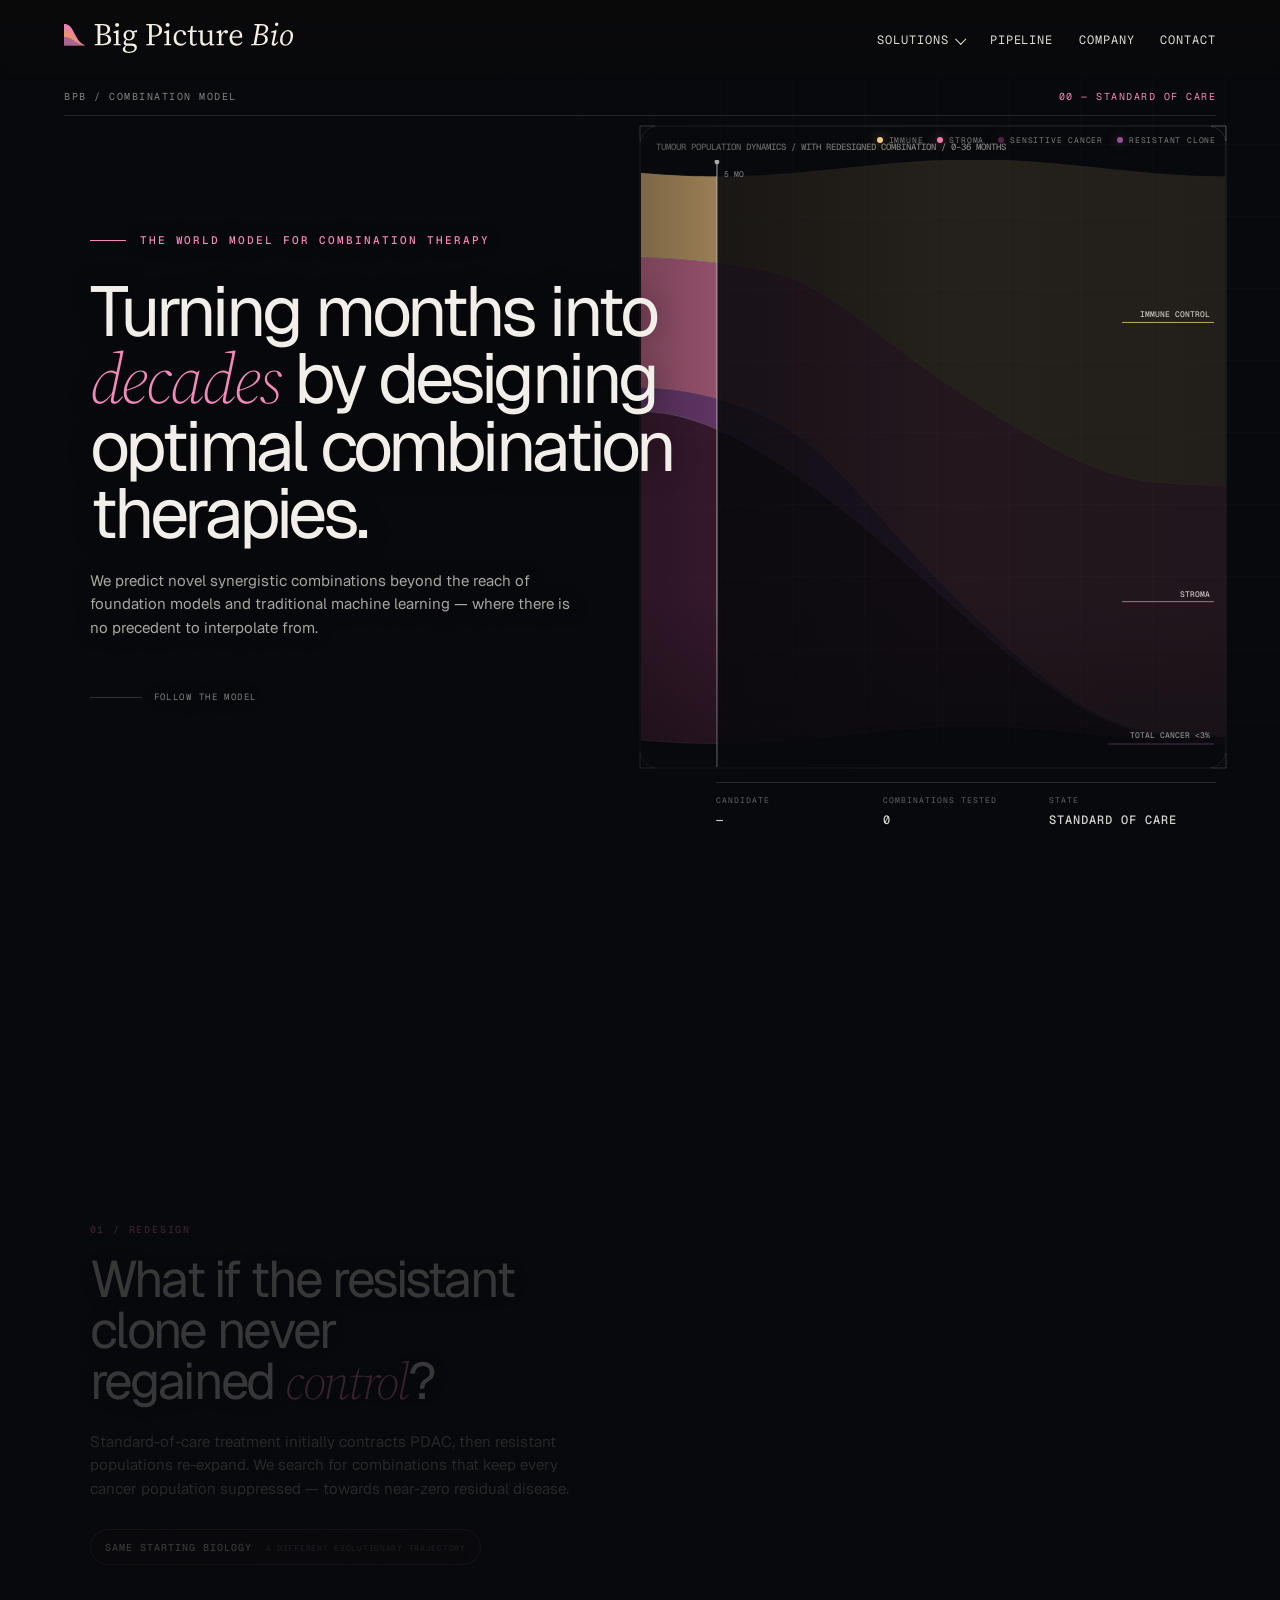
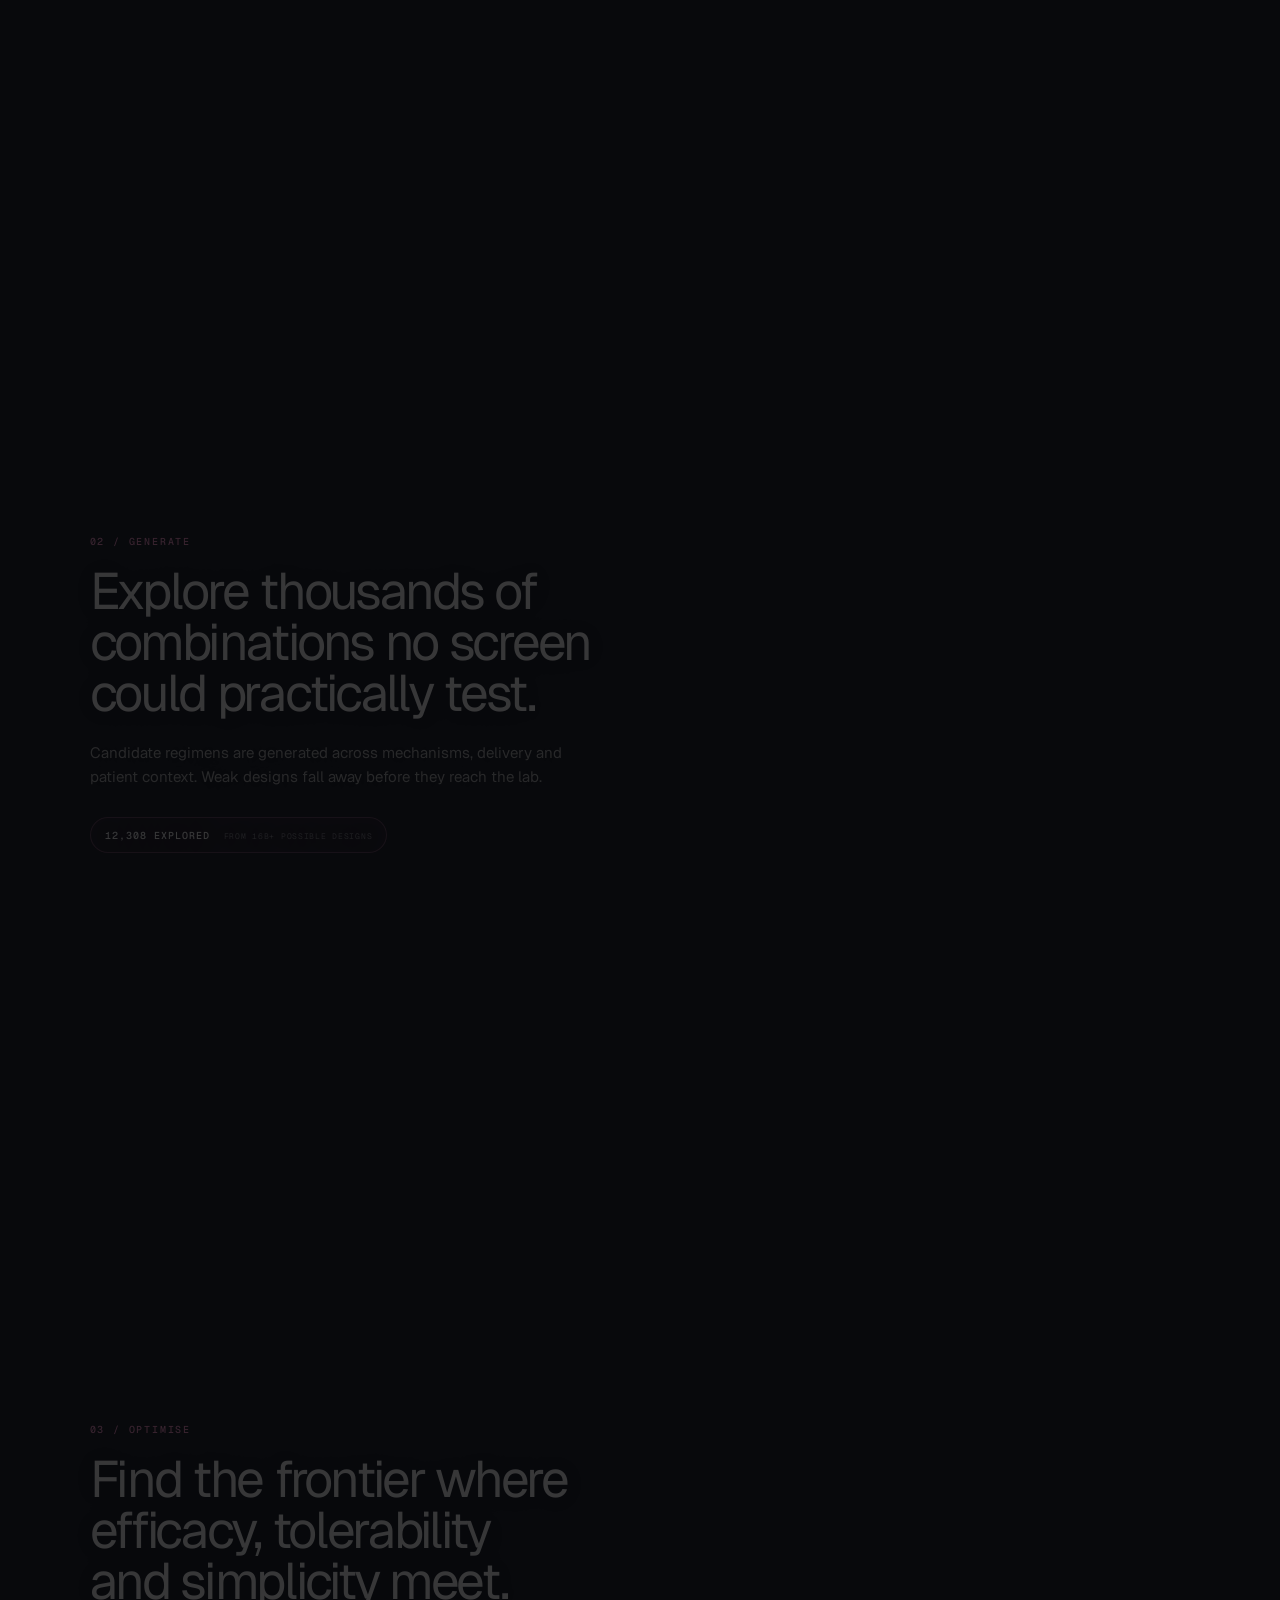
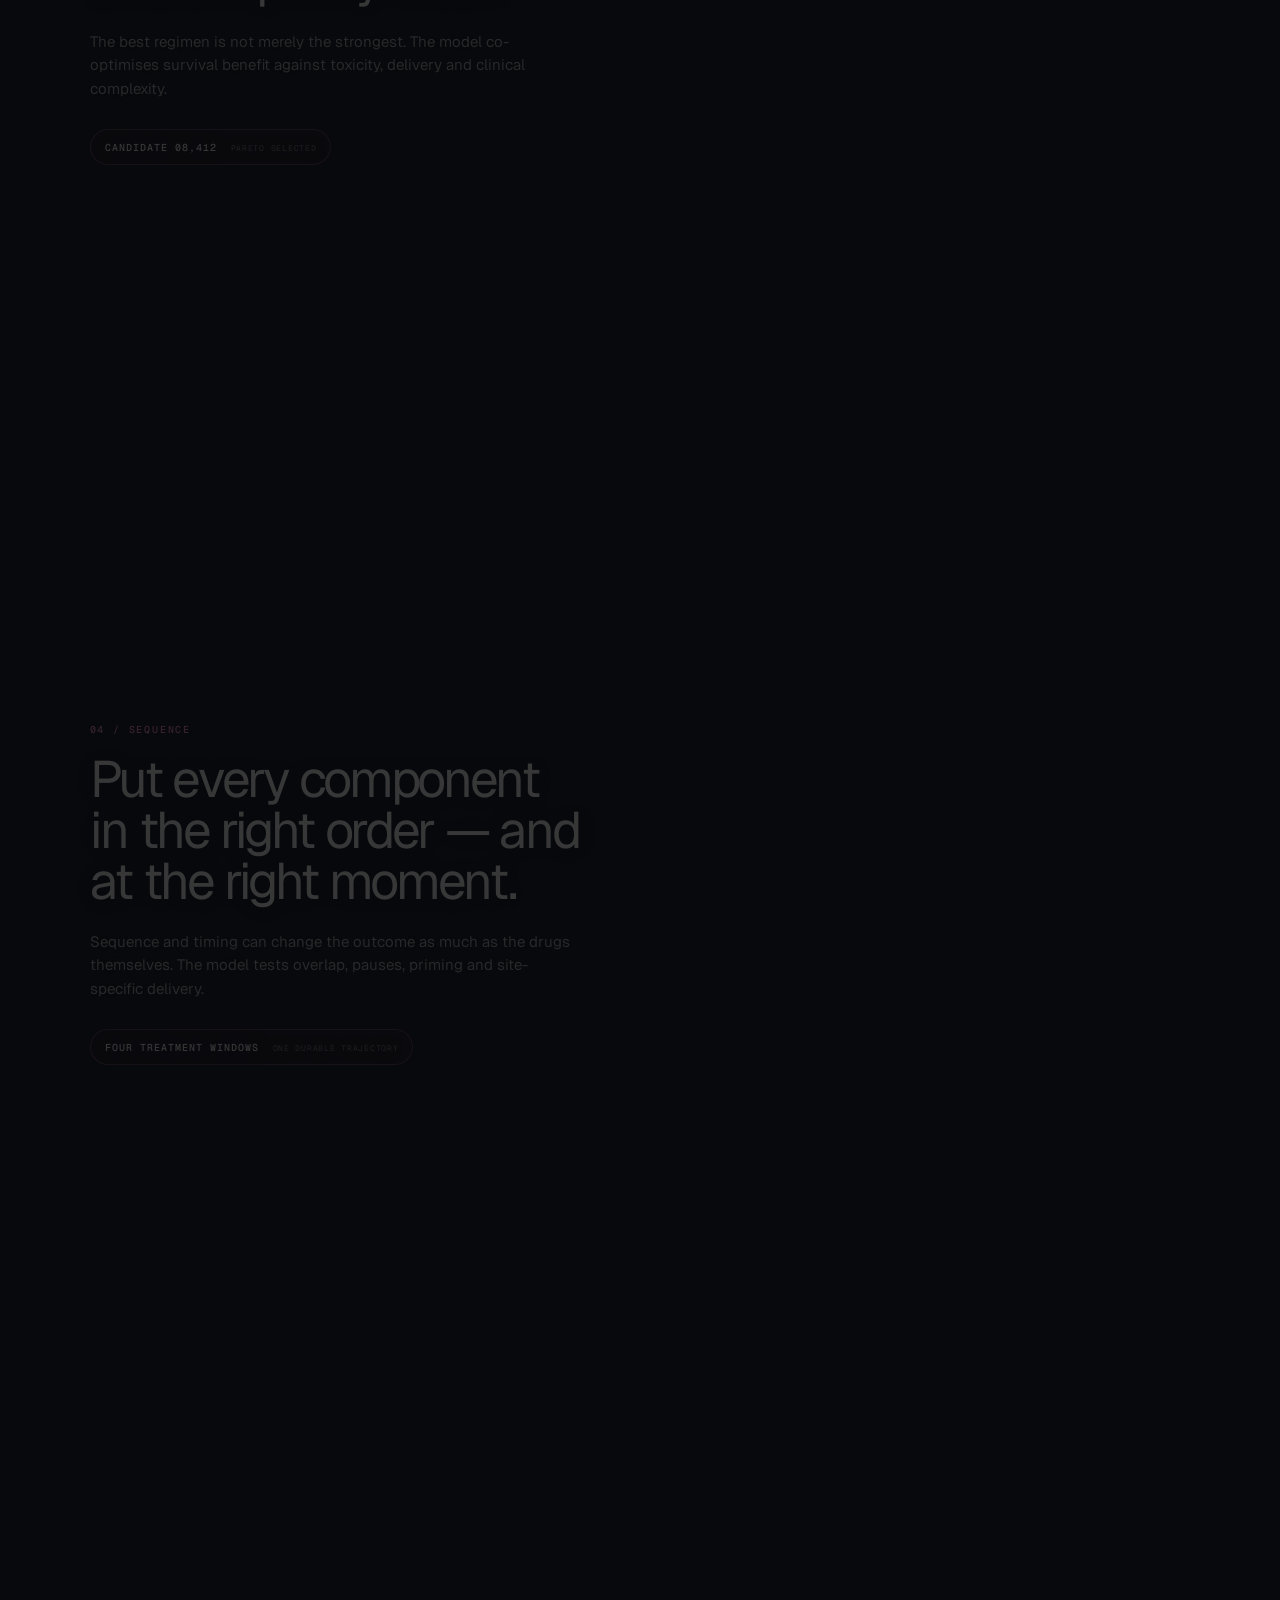
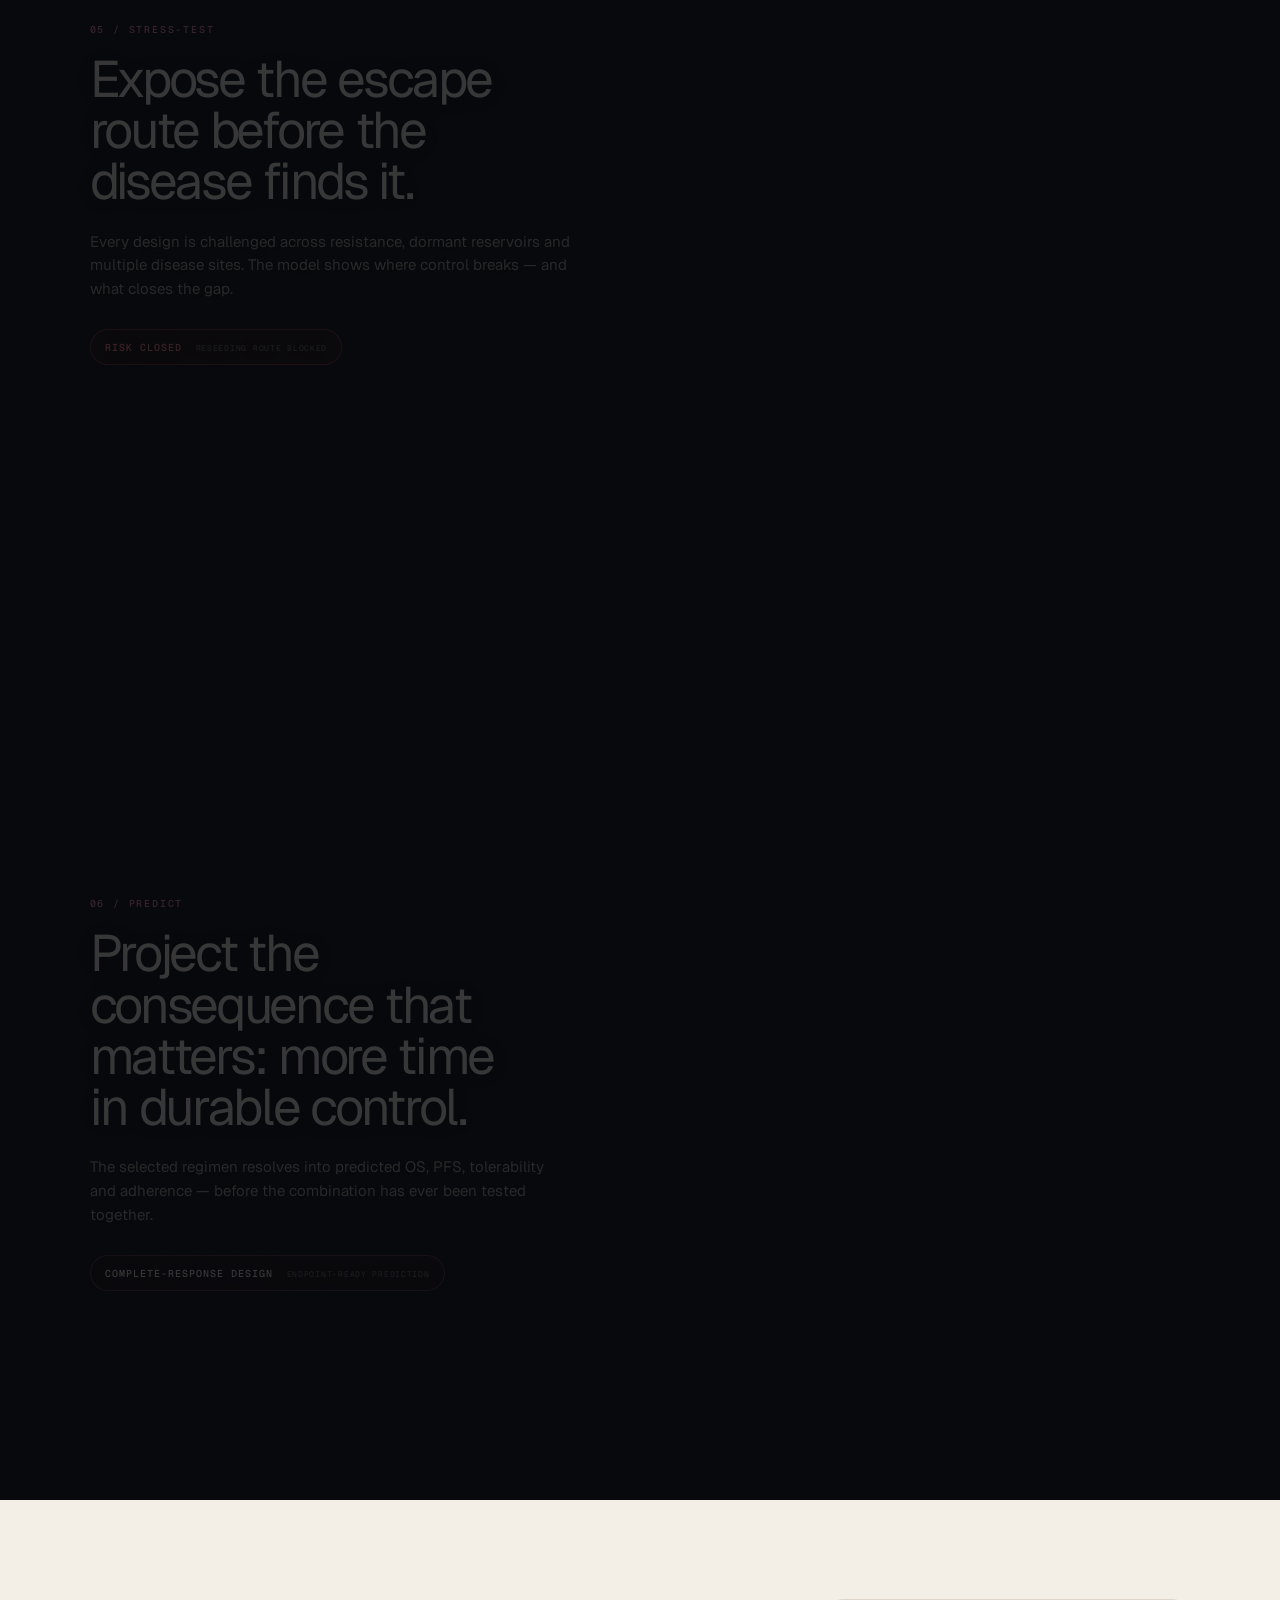
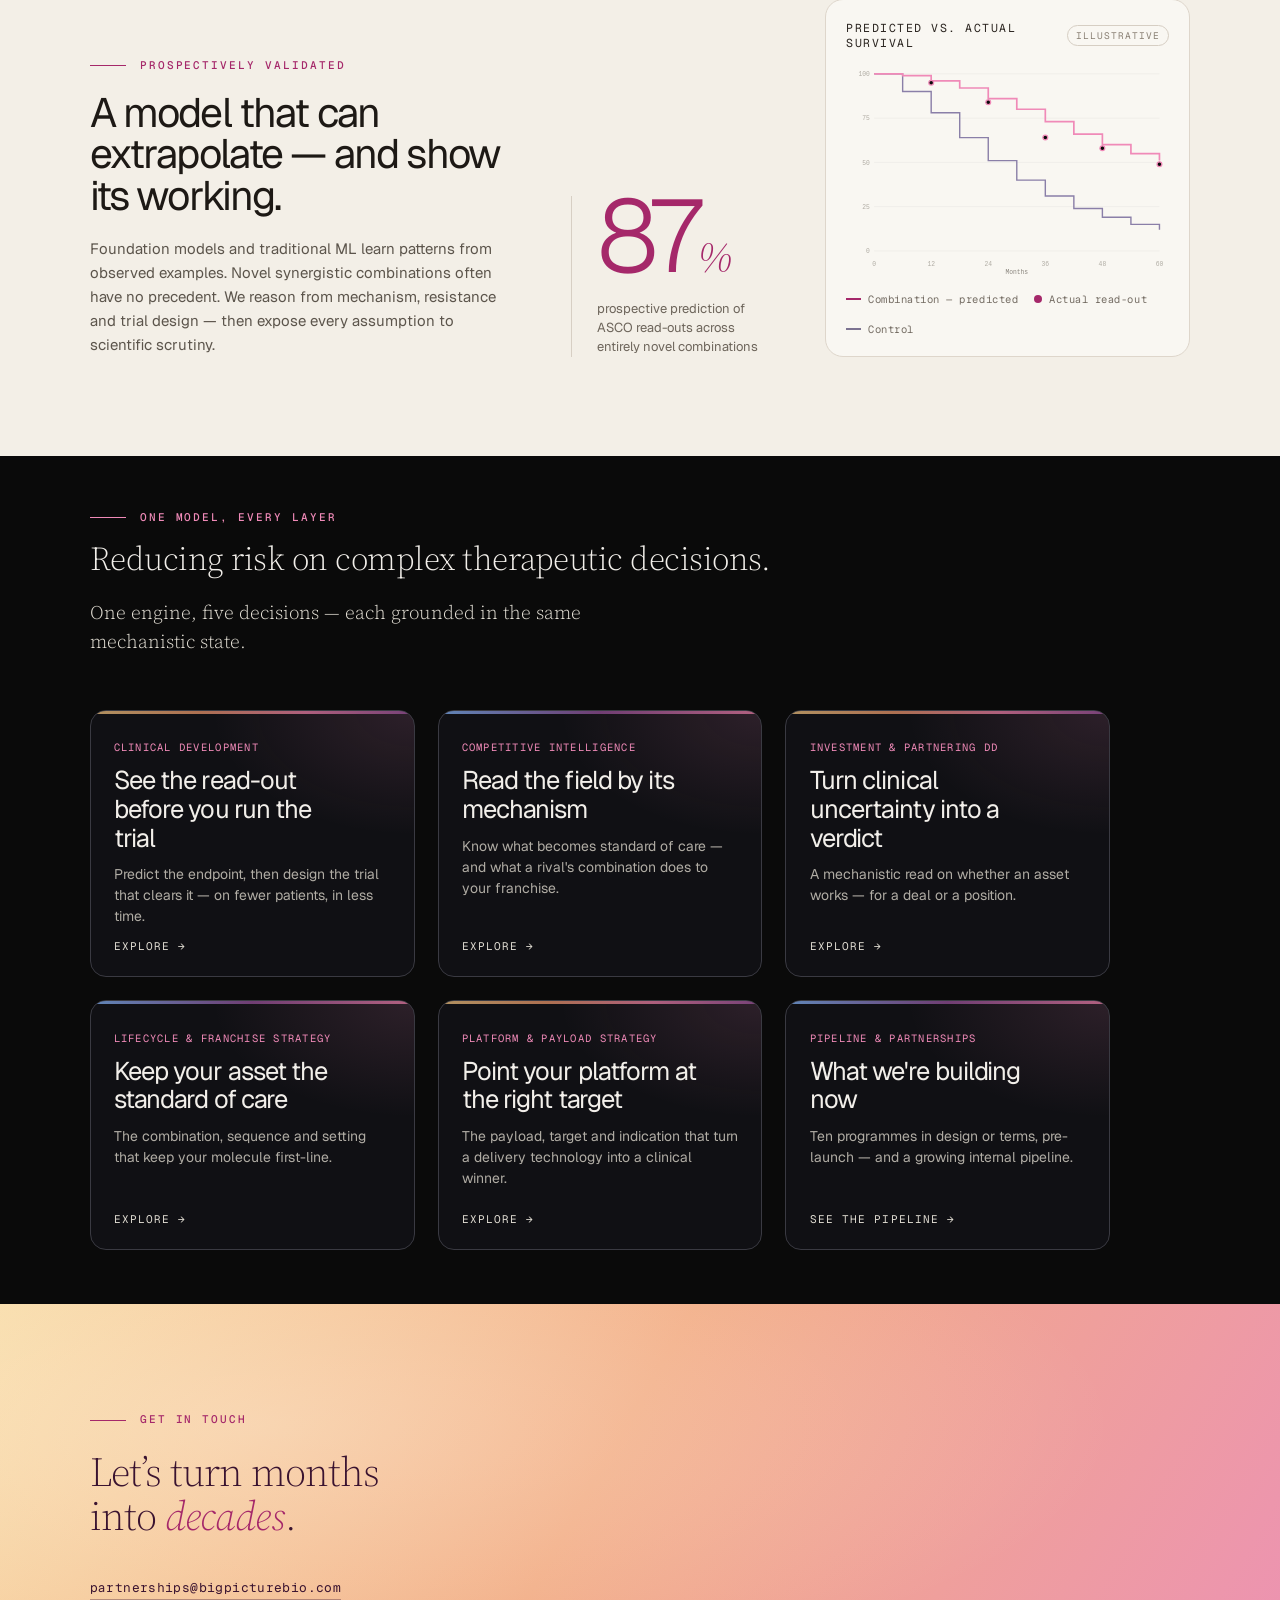
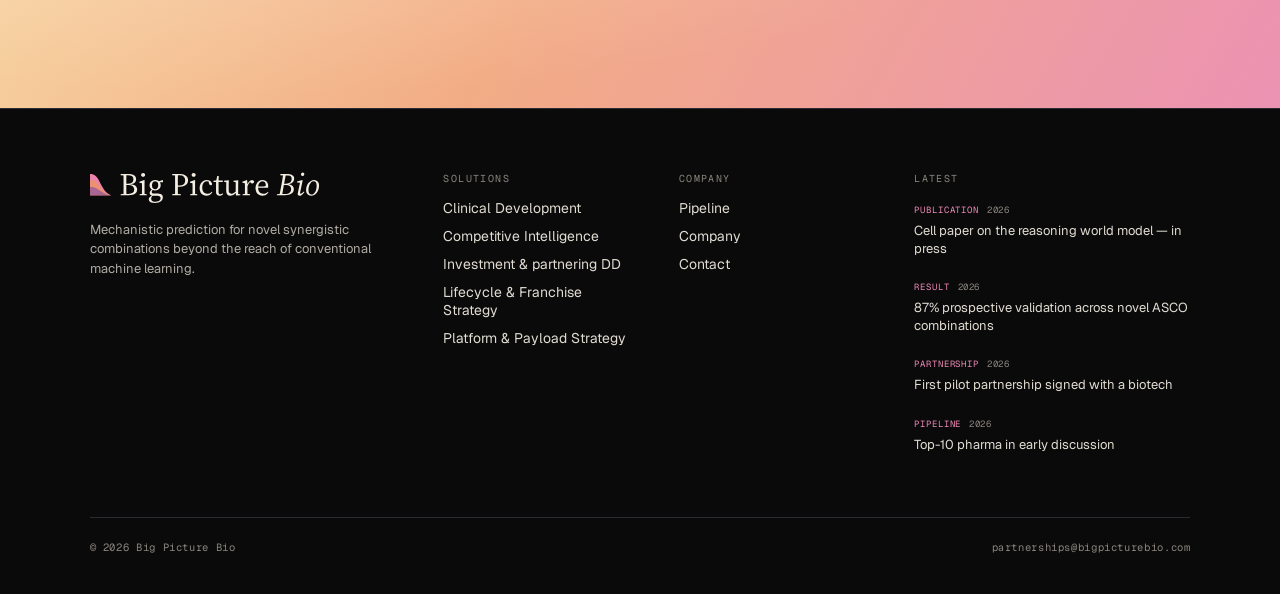
<file: index.html>
<!DOCTYPE html>
<html lang="en">
<head>
<meta charset="utf-8">
<meta name="viewport" content="width=device-width, initial-scale=1">
<title>Big Picture Bio — The world model for combination therapy</title>
<meta name="description" content="Big Picture Bio predicts novel synergistic combinations beyond the reach of foundation models and traditional machine learning.">
<link rel="icon" href="/assets/brand/web/favicon.ico" sizes="any">
<link rel="icon" href="/assets/brand/web/favicon.svg" type="image/svg+xml">
<link rel="apple-touch-icon" href="/assets/brand/web/icon-180.png">
<link rel="preconnect" href="https://fonts.googleapis.com">
<link rel="preconnect" href="https://fonts.gstatic.com" crossorigin>
<link href="https://fonts.googleapis.com/css2?family=Geist:wght@300..700&amp;family=Geist+Mono:wght@400..600&amp;family=Source+Serif+4:ital,opsz,wght@0,8..60,300..700;1,8..60,300..700&amp;display=swap" rel="stylesheet">
<link rel="stylesheet" href="/assets/site.css">
</head>
<body class="home-page">
<div id="site-nav"></div>

<!-- ============ THE LIVING MODEL — one continuous scroll sequence ============ -->
<main>
  <section class="model-story" id="model-story" aria-label="How the Big Picture Bio model designs a combination therapy">
    <div class="model-stage">
      <div class="model-visual">
        <canvas class="model-canvas" id="model-canvas" aria-hidden="true"></canvas>
        <div class="model-wash" aria-hidden="true"></div>
        <div class="model-hud" aria-hidden="true">
          <div class="model-hud-top">
            <span>BPB / COMBINATION MODEL</span>
            <span id="model-scene-label">01 — OBSERVE</span>
          </div>
          <div class="model-metrics">
            <div><span class="model-metric-label">Candidate</span><b id="model-candidate">—</b></div>
            <div><span class="model-metric-label">Combinations tested</span><b id="model-tested">0</b></div>
            <div><span class="model-metric-label">State</span><b id="model-state">Baseline</b></div>
          </div>
          <div class="model-key" id="model-key">
            <span><i style="--key:#F6C982"></i>Immune</span>
            <span><i style="--key:#EC7EA6"></i>Stroma</span>
            <span><i style="--key:#52223F"></i>Sensitive cancer</span>
            <span><i style="--key:#96509A"></i>Resistant clone</span>
          </div>
        </div>
      </div>

      <div class="model-copy">
        <article class="model-beat model-beat--hero is-active" data-model-scene="0">
          <div class="model-beat-inner">
            <div class="eyebrow"><span class="bar"></span>The world model for combination therapy</div>
            <h1>Turning months into <span>decades</span> by designing optimal combination therapies.</h1>
            <p>We predict novel synergistic combinations beyond the reach of foundation models and traditional machine learning — where there is no precedent to interpolate from.</p>
            <div class="model-scroll-cue"><span></span>Follow the model</div>
          </div>
        </article>

        <article class="model-beat" data-model-scene="1">
          <div class="model-beat-inner">
            <span class="model-step">01 / Redesign</span>
            <h2>What if the resistant clone never regained <em>control</em>?</h2>
            <p>Standard-of-care treatment initially contracts PDAC, then resistant populations re-expand. We search for combinations that keep every cancer population suppressed — towards near-zero residual disease.</p>
            <div class="model-note"><b>Same starting biology</b><span>A different evolutionary trajectory</span></div>
          </div>
        </article>

        <article class="model-beat" data-model-scene="2">
          <div class="model-beat-inner">
            <span class="model-step">02 / Generate</span>
            <h2>Explore thousands of combinations no screen could practically test.</h2>
            <p>Candidate regimens are generated across mechanisms, delivery and patient context. Weak designs fall away before they reach the lab.</p>
            <div class="model-note"><b>12,308 explored</b><span>From 16B+ possible designs</span></div>
          </div>
        </article>

        <article class="model-beat" data-model-scene="3">
          <div class="model-beat-inner">
            <span class="model-step">03 / Optimise</span>
            <h2>Find the frontier where efficacy, tolerability and simplicity meet.</h2>
            <p>The best regimen is not merely the strongest. The model co-optimises survival benefit against toxicity, delivery and clinical complexity.</p>
            <div class="model-note"><b>Candidate 08,412</b><span>Pareto selected</span></div>
          </div>
        </article>

        <article class="model-beat" data-model-scene="4">
          <div class="model-beat-inner">
            <span class="model-step">04 / Sequence</span>
            <h2>Put every component in the right order — and at the right moment.</h2>
            <p>Sequence and timing can change the outcome as much as the drugs themselves. The model tests overlap, pauses, priming and site-specific delivery.</p>
            <div class="model-note"><b>Four treatment windows</b><span>One durable trajectory</span></div>
          </div>
        </article>

        <article class="model-beat" data-model-scene="5">
          <div class="model-beat-inner">
            <span class="model-step">05 / Stress-test</span>
            <h2>Expose the escape route before the disease finds it.</h2>
            <p>Every design is challenged across resistance, dormant reservoirs and multiple disease sites. The model shows where control breaks — and what closes the gap.</p>
            <div class="model-note model-note--risk"><b>Risk closed</b><span>Reseeding route blocked</span></div>
          </div>
        </article>

        <article class="model-beat" data-model-scene="6">
          <div class="model-beat-inner">
            <span class="model-step">06 / Predict</span>
            <h2>Project the consequence that matters: more time in durable control.</h2>
            <p>The selected regimen resolves into predicted OS, PFS, tolerability and adherence — before the combination has ever been tested together.</p>
            <div class="model-note"><b>Complete-response design</b><span>Endpoint-ready prediction</span></div>
          </div>
        </article>
      </div>
    </div>
  </section>

  <!-- ============ PROOF ============ -->
  <section class="model-proof">
    <div class="model-proof-inner">
      <div class="model-proof-copy reveal">
        <div class="eyebrow"><span class="bar"></span>Prospectively validated</div>
        <h2>A model that can extrapolate — and show its working.</h2>
        <p>Foundation models and traditional ML learn patterns from observed examples. Novel synergistic combinations often have no precedent. We reason from mechanism, resistance and trial design — then expose every assumption to scientific scrutiny.</p>
      </div>
      <div class="model-proof-stat reveal">
        <strong>87<span>%</span></strong>
        <p>prospective prediction of ASCO read-outs across entirely novel combinations</p>
      </div>
      <div class="model-proof-chart reveal">
        <div class="panel-head"><span class="panel-title">Predicted vs. actual survival</span><span class="panel-tag">Illustrative</span></div>
        <div data-chart="survival"></div>
        <div class="panel-legend">
          <span><i style="border-color:#A5286A"></i>Combination — predicted</span>
          <span><i class="dot" style="background:#A5286A"></i>Actual read-out</span>
          <span><i style="border-color:#7C7391"></i>Control</span>
        </div>
      </div>
    </div>
  </section>

<!-- ============ PANEL C — UNLOCKING THE STACK + SOLUTIONS (light) ============ -->
<section class="block tight model-solutions">
  <div class="wrap">
    <div class="block-head reveal">
      <div class="eyebrow"><span class="bar"></span>One model, every layer</div>
      <h2 class="head mt-s">Reducing risk on complex therapeutic decisions.</h2>
      <p class="lead">One engine, five decisions — each grounded in the same mechanistic state.</p>
    </div>
    <div class="solutions-grid" style="margin-top:clamp(44px,6vh,72px);">
      <a class="sol-card reveal" href="/solutions/clinical-development.html">
        <span class="k">Clinical Development</span>
        <h3>See the read-out before you run the trial</h3>
        <p>Predict the endpoint, then design the trial that clears it — on fewer patients, in less time.</p>
        <span class="go">Explore</span>
      </a>
      <a class="sol-card reveal" href="/solutions/competitive-intelligence.html">
        <span class="k">Competitive Intelligence</span>
        <h3>Read the field by its mechanism</h3>
        <p>Know what becomes standard of care — and what a rival's combination does to your franchise.</p>
        <span class="go">Explore</span>
      </a>
      <a class="sol-card reveal" href="/solutions/investment-partnering-dd.html">
        <span class="k">Investment &amp; partnering DD</span>
        <h3>Turn clinical uncertainty into a verdict</h3>
        <p>A mechanistic read on whether an asset works — for a deal or a position.</p>
        <span class="go">Explore</span>
      </a>
      <a class="sol-card reveal" href="/solutions/lifecycle-franchise-strategy.html">
        <span class="k">Lifecycle &amp; Franchise Strategy</span>
        <h3>Keep your asset the standard of care</h3>
        <p>The combination, sequence and setting that keep your molecule first-line.</p>
        <span class="go">Explore</span>
      </a>
      <a class="sol-card reveal" href="/solutions/platform-payload-strategy.html">
        <span class="k">Platform &amp; Payload Strategy</span>
        <h3>Point your platform at the right target</h3>
        <p>The payload, target and indication that turn a delivery technology into a clinical winner.</p>
        <span class="go">Explore</span>
      </a>
      <a class="sol-card reveal" href="/pipeline.html">
        <span class="k">Pipeline &amp; partnerships</span>
        <h3>What we're building now</h3>
        <p>Ten programmes in design or terms, pre-launch — and a growing internal pipeline.</p>
        <span class="go">See the pipeline</span>
      </a>
    </div>
  </div>
</section>
</main>

<div id="site-contact"></div>
<div id="site-footer"></div>
<script src="/assets/site.js"></script>
<script src="/assets/model-story.js"></script>
</body>
</html>
</file>
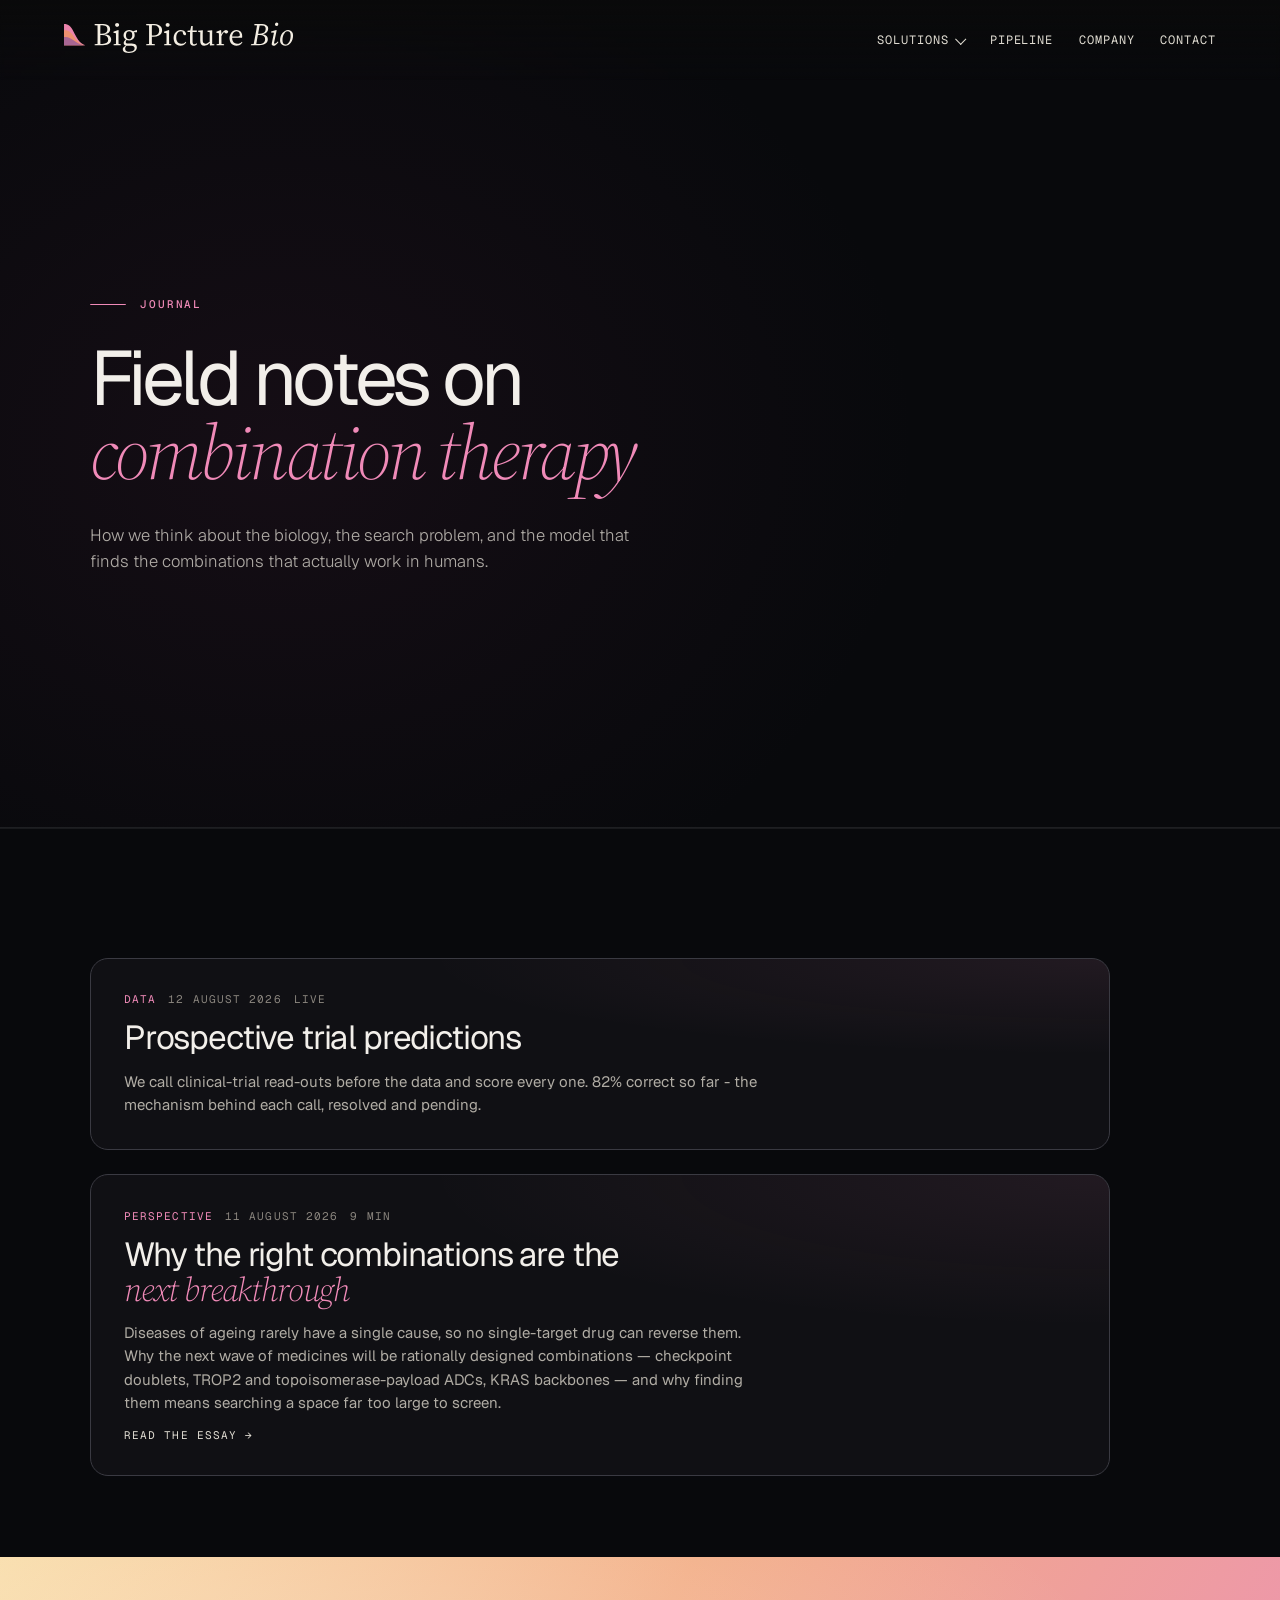
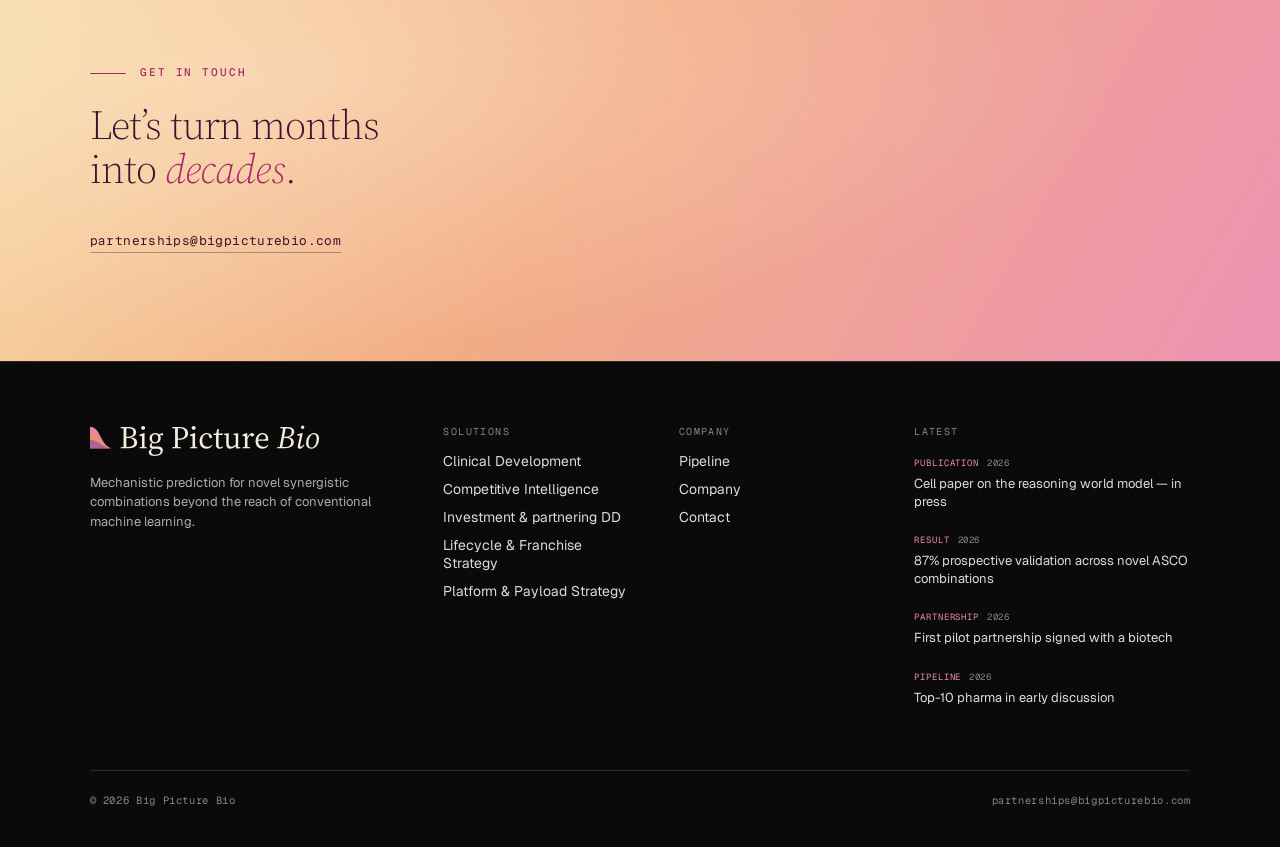
<file: blog/index.html>
<!DOCTYPE html>
<html lang="en">
<head>
<meta charset="utf-8">
<meta name="viewport" content="width=device-width, initial-scale=1">
<title>Journal — Big Picture Bio</title>
<meta name="description" content="Field notes on designing combination therapies: the biology, the search problem, and how a reasoning world model finds the combinations that work in humans.">
<link rel="canonical" href="https://bigpicturebio.com/blog/">
<meta name="robots" content="index,follow,max-image-preview:large">
<meta property="og:type" content="website">
<meta property="og:site_name" content="Big Picture Bio">
<meta property="og:title" content="Journal — Big Picture Bio">
<meta property="og:description" content="Field notes on designing combination therapies — the biology, the search problem, and the model that finds the combinations that work in humans.">
<meta property="og:url" content="https://bigpicturebio.com/blog/">
<meta property="og:image" content="https://bigpicturebio.com/img/og-image.png">
<link rel="icon" href="/img/favicon-48.png" sizes="48x48">
<link rel="preconnect" href="https://fonts.googleapis.com">
<link rel="preconnect" href="https://fonts.gstatic.com" crossorigin>
<link href="https://fonts.googleapis.com/css2?family=Geist:wght@300..700&family=Geist+Mono:wght@400..600&family=Source+Serif+4:ital,opsz,wght@0,8..60,300..700;1,8..60,300..700&display=swap" rel="stylesheet">
<link rel="stylesheet" href="/assets/site.css">
<link rel="stylesheet" href="/assets/blog.css">
</head>
<body class="inner-page" data-bio-art="combination-space">
<div id="site-nav"></div>

<header class="hero">
  <div class="hero-bg"></div>
  <div class="hero-scrim"></div>
  <div class="hero-inner">
    <div class="eyebrow"><span class="bar"></span>Journal</div>
    <h1>Field notes on <span class="italic">combination therapy</span></h1>
    <p class="sub">How we think about the biology, the search problem, and the model that finds the combinations that actually work in humans.</p>
  </div>
</header>

<main>
  <section class="block">
    <div class="wrap">
      <div class="post-list">
        <a class="post-card reveal" href="/blog/prediction-record/">
          <div class="pc-meta"><span>Data</span><span class="d">12 August 2026</span><span class="d">live</span></div>
          <h3>Prospective trial predictions</h3>
          <p>We call clinical-trial read-outs before the data and score every one. 82% correct so far - the mechanism behind each call, resolved and pending.</p>
        </a>

        <a class="post-card reveal" href="/blog/why-the-right-combinations/">
          <div class="pc-meta"><span>Perspective</span><span class="d">11 August 2026</span><span class="d">9 min</span></div>
          <h3>Why the right combinations are the <span class="italic">next breakthrough</span></h3>
          <p>Diseases of ageing rarely have a single cause, so no single-target drug can reverse them. Why the next wave of medicines will be rationally designed combinations — checkpoint doublets, TROP2 and topoisomerase-payload ADCs, KRAS backbones — and why finding them means searching a space far too large to screen.</p>
          <span class="go">Read the essay</span>
        </a>
      </div>
    </div>
  </section>
</main>

<div id="site-contact"></div>
<div id="site-footer"></div>
<script src="/assets/site.js"></script>
<script src="/assets/inner-visuals.js"></script>
</body>
</html>
</file>
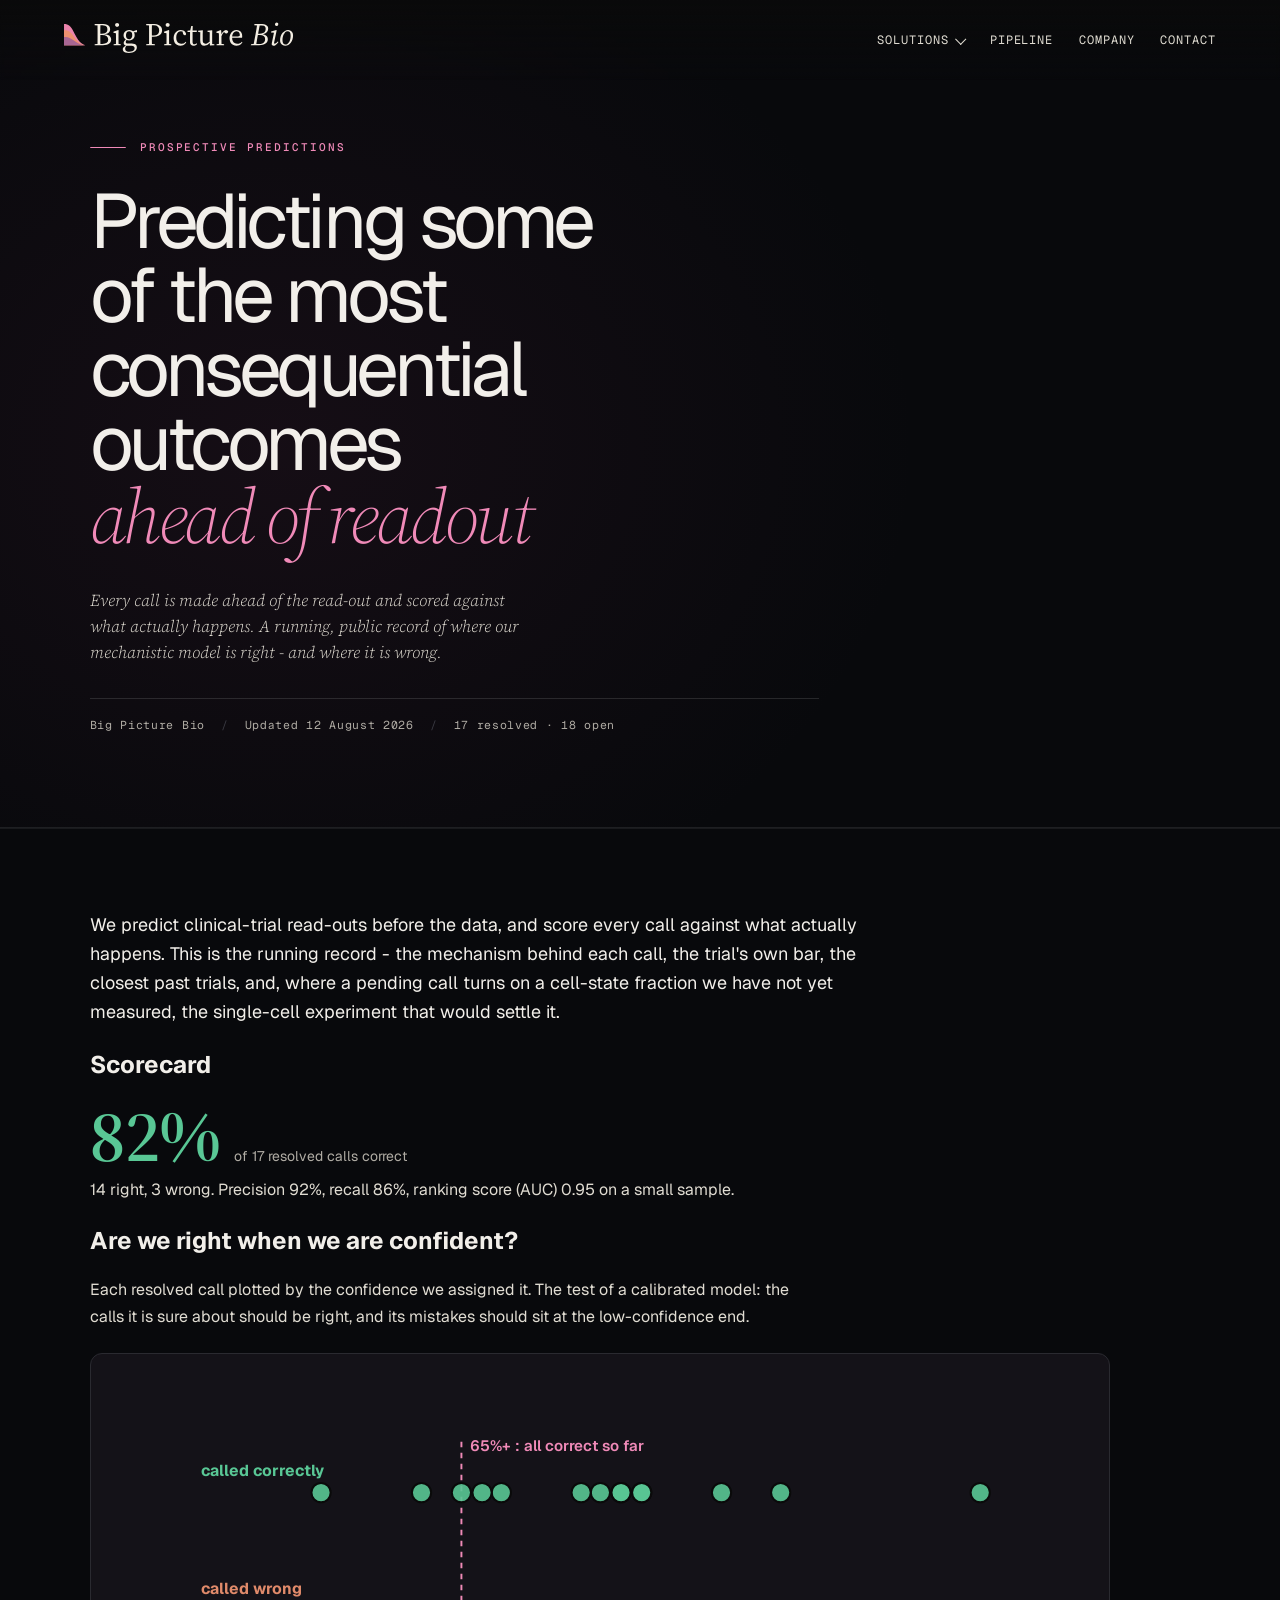
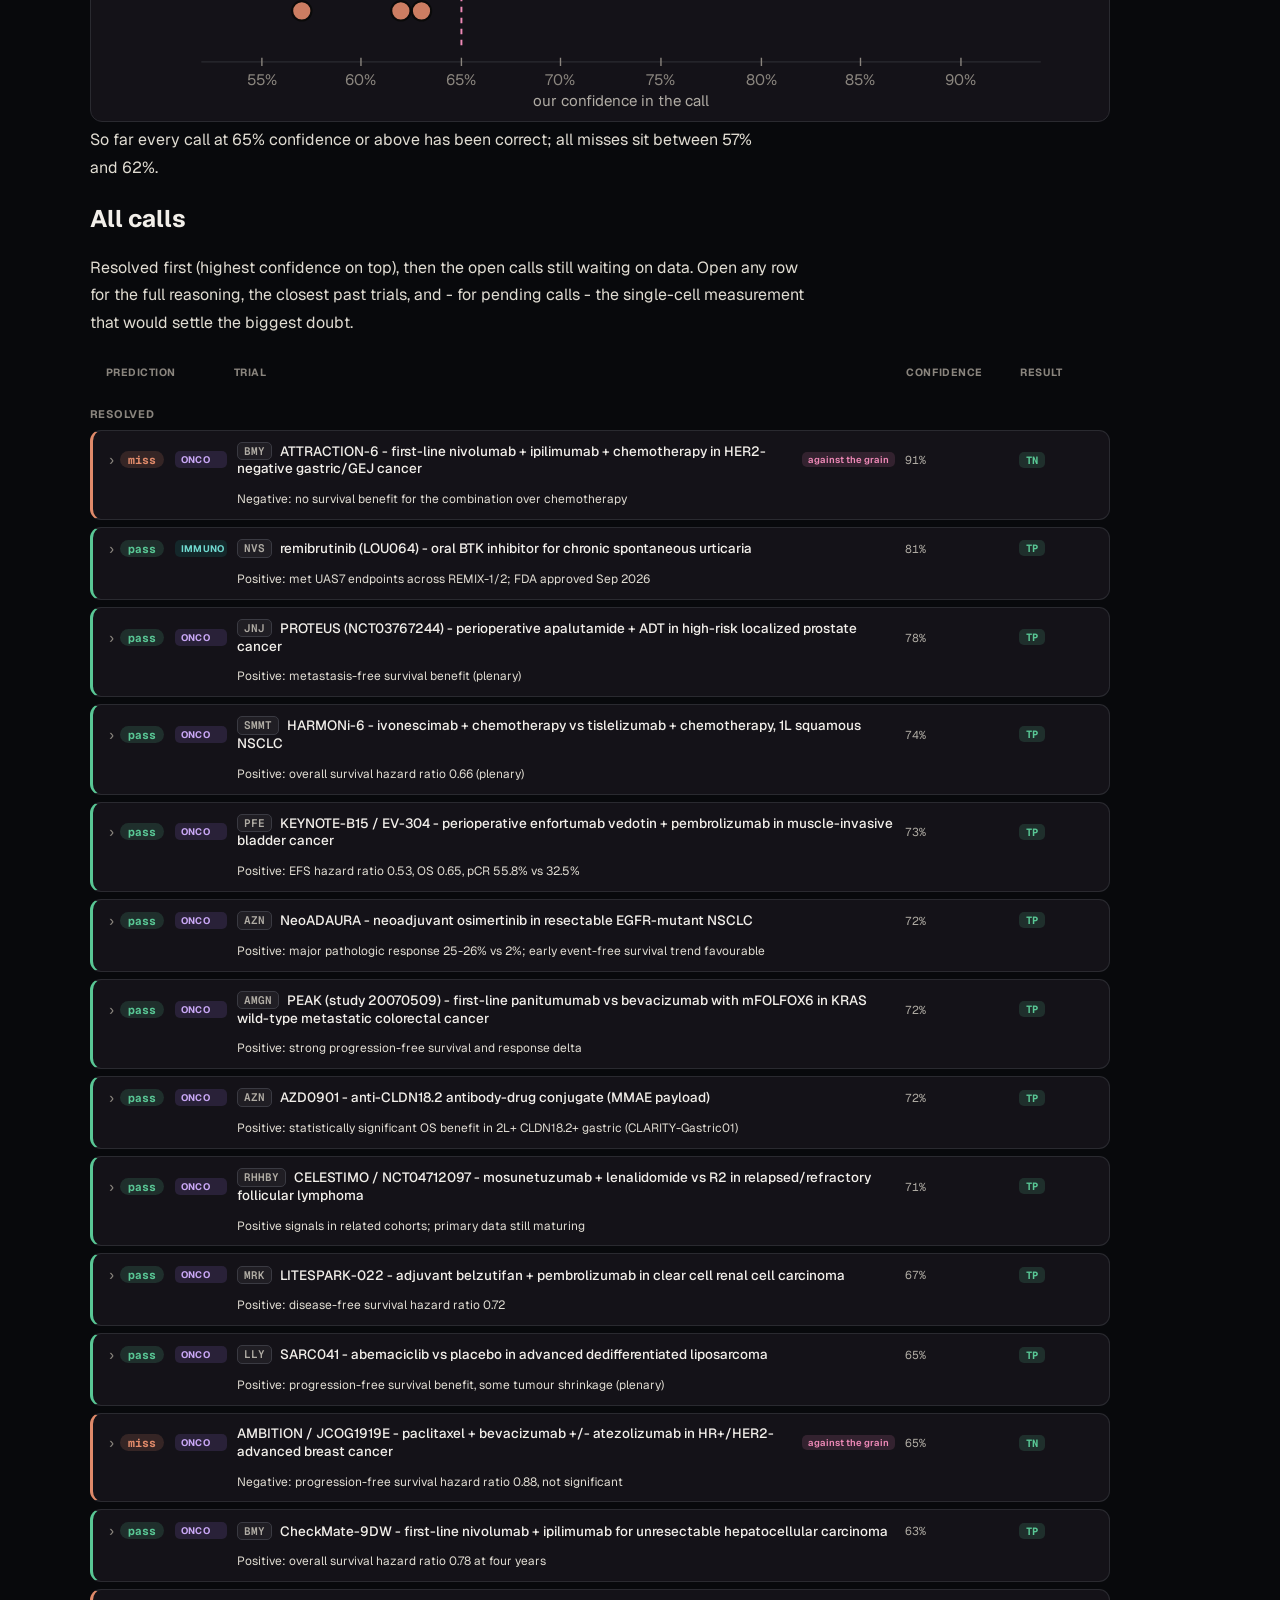
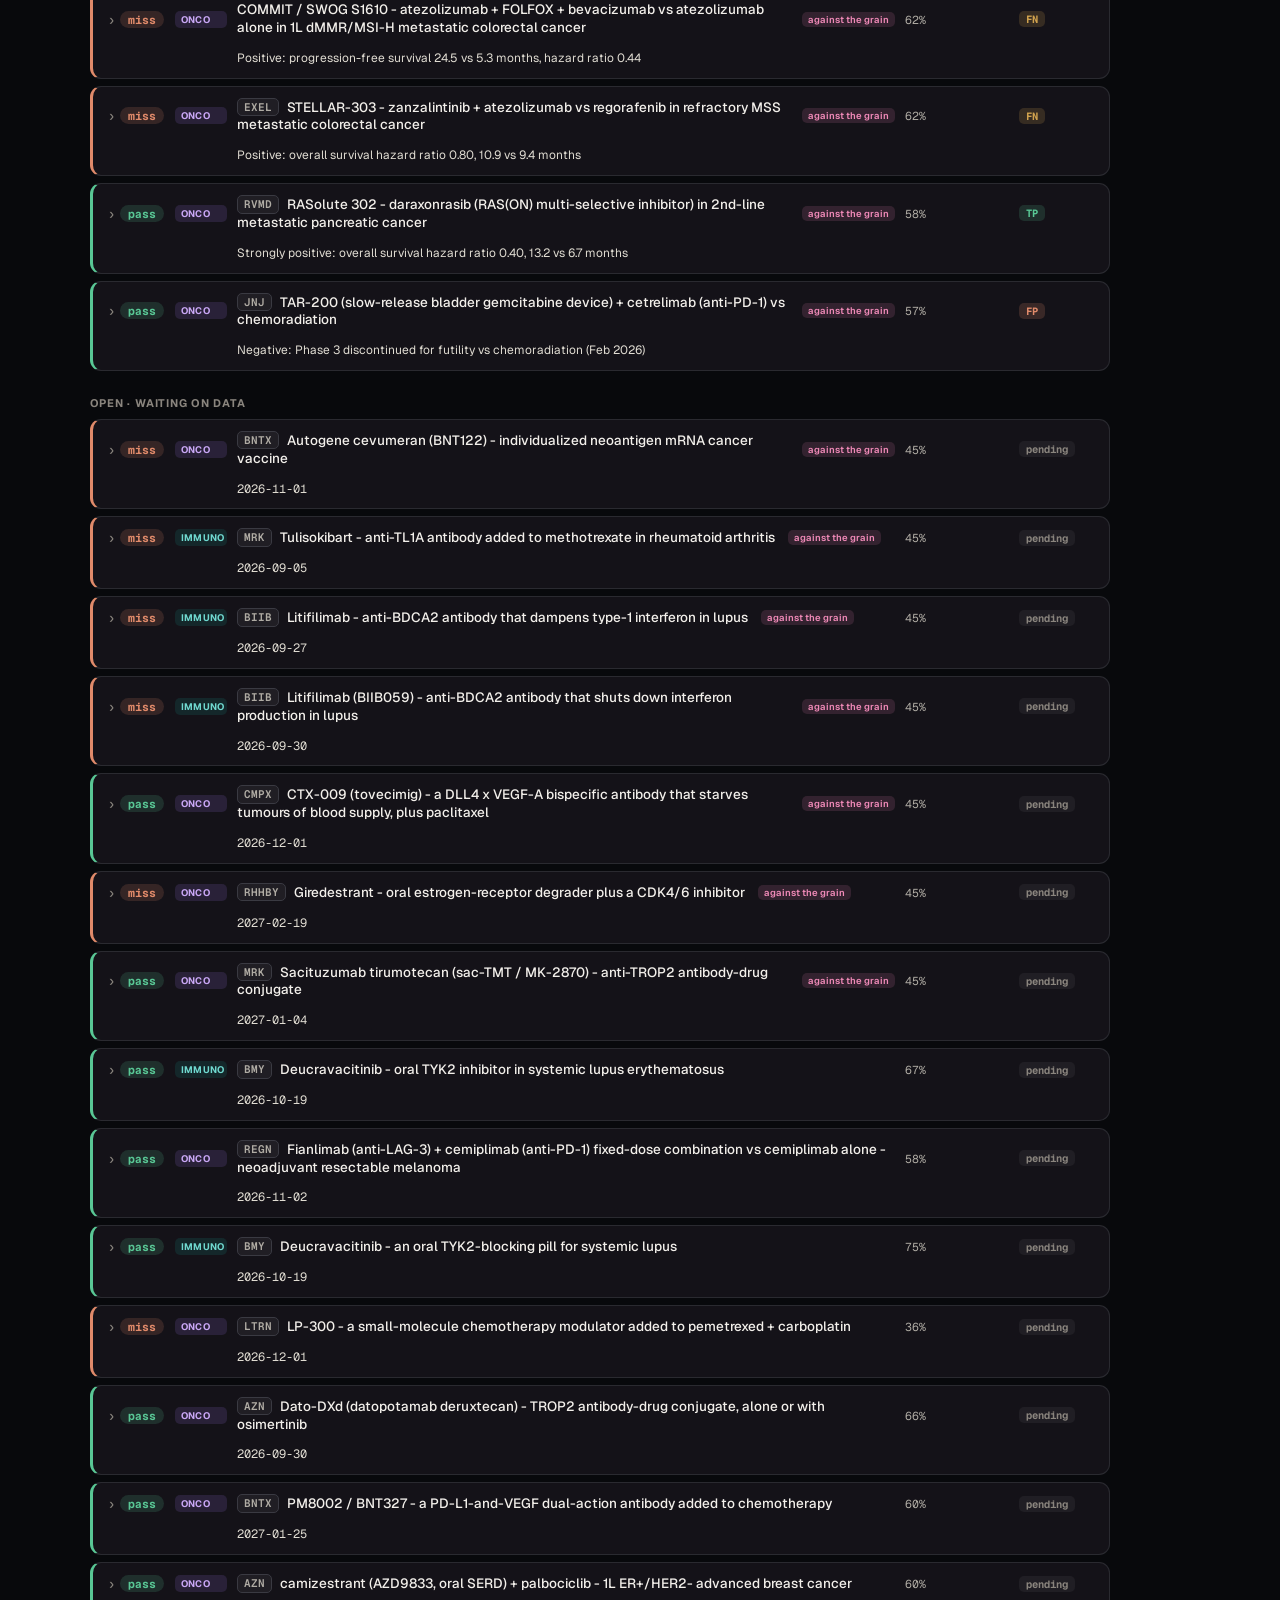
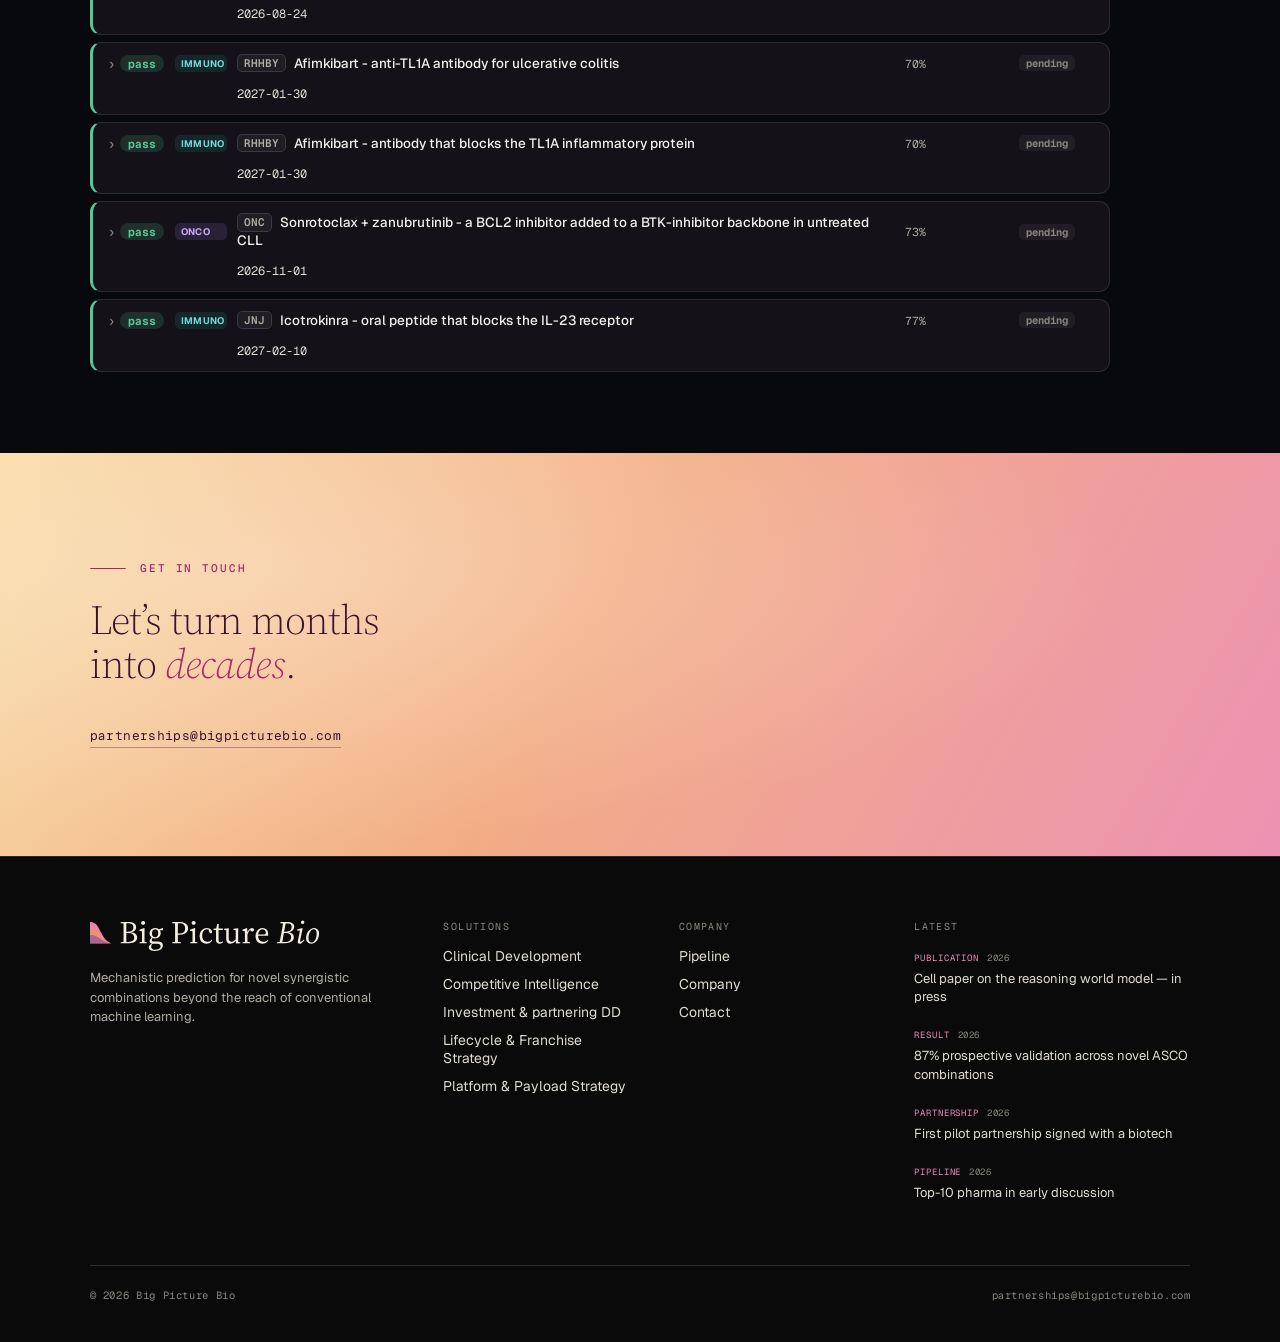
<file: blog/prediction-record/index.html>
<!doctype html>
<html lang="en">
<head>
<meta charset="utf-8">
<meta name="viewport" content="width=device-width, initial-scale=1">
<title>Prospective trial predictions - Big Picture Bio</title>
<meta name="description" content="We predict clinical-trial read-outs before the data and score every call. 82% correct across 17 resolved trials, with the mechanism behind each call.">
<meta property="og:type" content="article">
<meta property="og:site_name" content="Big Picture Bio">
<meta property="og:title" content="Prospective trial predictions">
<meta property="og:description" content="Forward clinical-trial predictions, scored against outcomes. 82% correct so far; the mechanism behind each call, resolved and pending.">
<meta property="og:url" content="https://bigpicturebio.com/blog/prediction-record/">
<meta property="og:image" content="https://bigpicturebio.com/img/og-image.png">
<meta name="twitter:card" content="summary_large_image">
<meta name="twitter:title" content="Prospective trial predictions">
<meta name="twitter:description" content="Forward clinical-trial predictions, scored against outcomes. 82% correct so far.">
<link rel="canonical" href="https://bigpicturebio.com/blog/prediction-record/">
<link rel="preconnect" href="https://fonts.googleapis.com">
<link rel="preconnect" href="https://fonts.gstatic.com" crossorigin>
<link href="https://fonts.googleapis.com/css2?family=Geist:wght@300..700&family=Geist+Mono:wght@400..600&family=Source+Serif+4:ital,opsz,wght@0,8..60,300..600;1,8..60,300..600&display=swap" rel="stylesheet">
<link rel="stylesheet" href="/assets/site.css">
<link rel="stylesheet" href="/assets/blog.css">
<style>
.pr-score{display:flex;align-items:baseline;gap:14px;margin:10px 0 4px}
.pr-score .big{font-family:var(--serif);font-size:clamp(52px,7vw,72px);font-weight:600;line-height:1;color:var(--pass)}
.pr-score .lab{font-size:14px;color:var(--muted)}
.pr-rates{font-size:13.5px;color:var(--muted);margin:2px 0 4px}.pr-rates b{color:var(--ink);font-weight:600}
.pr-cal{background:var(--panel);border:1px solid var(--line);border-radius:12px;padding:12px 14px 6px;margin:10px 0 4px;overflow-x:auto}
.pr-thead{display:grid;grid-template-columns:56px 52px 1fr 104px 74px;gap:10px;padding:6px 16px;font-size:10.5px;letter-spacing:.05em;text-transform:uppercase;color:var(--faint);font-weight:700;font-family:var(--sans)}
@media(max-width:640px){.pr-thead{display:none}}
.pr-list{display:flex;flex-direction:column;gap:7px;margin-top:4px;font-family:var(--sans)}
details.pr-row{background:var(--panel);border:1px solid var(--line);border-left:3px solid var(--edge);border-radius:11px;overflow:hidden}
details.pr-row.Pass{--edge:var(--pass)}details.pr-row.Miss{--edge:var(--miss)}
.pr-row>summary{list-style:none;cursor:pointer;padding:11px 16px;display:grid;grid-template-columns:56px 52px 1fr 104px 74px;gap:10px;align-items:center}
.pr-row>summary::-webkit-details-marker{display:none}
@media(max-width:640px){.pr-row>summary{grid-template-columns:auto 1fr auto;row-gap:6px}.pr-act{display:none}}
.pr-tk{display:flex;align-items:center;gap:7px}
.pr-caret{color:var(--faint);transition:transform .15s;font-size:15px}details[open]>summary .pr-caret{transform:rotate(90deg)}
.pr-tick{display:inline-block;font-family:var(--mono);font-weight:600;font-size:11px;color:var(--muted);background:rgba(255,255,255,.05);border:1px solid var(--line-2);padding:1px 6px;border-radius:5px;margin-right:5px;vertical-align:1px;white-space:nowrap}
.pr-name{font-weight:500;font-size:13.5px;line-height:1.32;color:var(--ink)}
.pr-dom{font-size:9.5px;font-weight:700;letter-spacing:.04em;text-transform:uppercase;padding:2px 6px;border-radius:5px;white-space:nowrap}
.pr-dom-onc{color:#c9a7f5;background:rgba(150,110,220,.16)}.pr-dom-imm{color:#6fd8cf;background:rgba(20,150,140,.16)}
.pr-grain{font-size:9.5px;font-weight:600;color:var(--accent);background:rgba(240,138,184,.14);padding:1px 6px;border-radius:5px;white-space:nowrap;margin-left:6px}
.pr-pred{display:flex;align-items:center;gap:6px;white-space:nowrap}
.pr-chip{font-size:11.5px;font-weight:700;padding:1px 8px;border-radius:999px;font-family:var(--mono)}
.pr-c-Pass{background:rgba(89,199,149,.16);color:var(--pass)}.pr-c-Miss{background:rgba(224,138,106,.16);color:var(--miss)}
.pr-conf{font-size:11.5px;color:var(--muted);font-family:var(--mono)}
.pr-act{grid-column:3/-1;margin-top:3px;font-size:12px;color:var(--ink-2);line-height:1.4}
@media(max-width:640px){.pr-act{grid-column:1/-1}}
.pr-badge{font-family:var(--mono);font-size:10.5px;font-weight:700;padding:1px 7px;border-radius:5px;white-space:nowrap;justify-self:start}
.pr-TP,.pr-TN{color:var(--pass);background:rgba(89,199,149,.16)}.pr-FN{color:var(--amber);background:rgba(208,162,78,.18)}.pr-FP{color:var(--miss);background:rgba(224,138,106,.18)}.pr-pending{color:var(--faint);background:rgba(255,255,255,.05)}
.pr-body{padding:6px 18px 18px;border-top:1px solid var(--line)}
.pr-tbody{display:flex;flex-direction:column;gap:9px;padding:8px 0 2px}
.pr-tr{display:grid;grid-template-columns:180px 1fr;gap:14px}@media(max-width:600px){.pr-tr{grid-template-columns:1fr;gap:2px}}
.pr-trk{font-size:11.5px;font-weight:700;color:var(--ink-2)}.pr-trv{font-size:13px;color:var(--ink-2);line-height:1.6}
.pr-trv a{color:var(--accent);text-decoration:none;border-bottom:1px solid var(--line-2)}.pr-trv a:hover{color:#fff}
.pr-sect{font-size:11px;letter-spacing:.07em;text-transform:uppercase;color:var(--faint);font-weight:700;margin:18px 0 2px;font-family:var(--sans)}
:root{--pass:#59c795;--miss:#e08a6a;--amber:#d0a24e;--panel:#141218}
</style>
</head>
<body class="inner-page article-page" data-bio-art="prediction-record">
<div id="site-nav"></div>

<header class="hero">
  <div class="hero-bg"></div>
  <div class="hero-scrim"></div>
  <div class="hero-inner">
    <div class="eyebrow"><span class="bar"></span>Prospective predictions</div>
    <h1>Predicting some of the most consequential outcomes <span class="italic">ahead of readout</span></h1>
    <p class="sub">Every call is made ahead of the read-out and scored against what actually happens. A running, public record of where our mechanistic model is right - and where it is wrong.</p>
    <div class="article-meta">
      <span>Big Picture Bio</span><span class="sep">/</span>
      <span>Updated 12 August 2026</span><span class="sep">/</span>
      <span>17 resolved &middot; 18 open</span>
    </div>
  </div>
</header>

<main>
<article>
  <section class="block">
    <div class="wrap">
      <div class="article-body">
        <p class="lead-para">We predict clinical-trial read-outs before the data, and score every call against what actually happens. This is the running record - the mechanism behind each call, the trial's own bar, the closest past trials, and, where a pending call turns on a cell-state fraction we have not yet measured, the single-cell experiment that would settle it.</p>

<h2>Scorecard</h2>
<div class="pr-score"><div class="big">82%</div><div class="lab">of 17 resolved calls correct</div></div>
<p class="pr-rates">14 right, 3 wrong. Precision 92%, recall 86%, ranking score (AUC) 0.95 on a small sample.</p>

<h2>Are we right when we are confident?</h2>
<p>Each resolved call plotted by the confidence we assigned it. The test of a calibrated model: the calls it is sure about should be right, and its mistakes should sit at the low-confidence end.</p>
<div class="pr-cal"><svg viewBox="0 0 720 250" width="100%" role="img" aria-label="Calibration chart: correct calls upper lane, wrong calls lower; all misses at 57-62 percent, everything at 65 percent or above correct."><line x1="70" y1="215" x2="680" y2="215" stroke="var(--line)" stroke-width="1"/><line x1="114" y1="212" x2="114" y2="218" stroke="var(--faint)" stroke-width="1"/><text x="114" y="232" text-anchor="middle" font-size="11" fill="var(--faint)">55%</text><line x1="186" y1="212" x2="186" y2="218" stroke="var(--faint)" stroke-width="1"/><text x="186" y="232" text-anchor="middle" font-size="11" fill="var(--faint)">60%</text><line x1="259" y1="212" x2="259" y2="218" stroke="var(--faint)" stroke-width="1"/><text x="259" y="232" text-anchor="middle" font-size="11" fill="var(--faint)">65%</text><line x1="331" y1="212" x2="331" y2="218" stroke="var(--faint)" stroke-width="1"/><text x="331" y="232" text-anchor="middle" font-size="11" fill="var(--faint)">70%</text><line x1="404" y1="212" x2="404" y2="218" stroke="var(--faint)" stroke-width="1"/><text x="404" y="232" text-anchor="middle" font-size="11" fill="var(--faint)">75%</text><line x1="477" y1="212" x2="477" y2="218" stroke="var(--faint)" stroke-width="1"/><text x="477" y="232" text-anchor="middle" font-size="11" fill="var(--faint)">80%</text><line x1="549" y1="212" x2="549" y2="218" stroke="var(--faint)" stroke-width="1"/><text x="549" y="232" text-anchor="middle" font-size="11" fill="var(--faint)">85%</text><line x1="622" y1="212" x2="622" y2="218" stroke="var(--faint)" stroke-width="1"/><text x="622" y="232" text-anchor="middle" font-size="11" fill="var(--faint)">90%</text><text x="375" y="247" text-anchor="middle" font-size="11" fill="var(--muted)">our confidence in the call</text><line x1="259" y1="55" x2="259" y2="205" stroke="var(--accent)" stroke-width="1.4" stroke-dasharray="4 4"/><text x="265" y="62" font-size="11" font-weight="600" fill="var(--accent)">65%+ : all correct so far</text><text x="70" y="80" font-size="11.5" font-weight="700" fill="var(--pass)">called correctly</text><text x="70" y="166" font-size="11.5" font-weight="700" fill="var(--miss)">called wrong</text><circle cx="636" cy="92" r="7" fill="var(--pass)" fill-opacity="0.9" stroke="var(--bg)" stroke-width="1.5"/><circle cx="491" cy="92" r="7" fill="var(--pass)" fill-opacity="0.9" stroke="var(--bg)" stroke-width="1.5"/><circle cx="448" cy="92" r="7" fill="var(--pass)" fill-opacity="0.9" stroke="var(--bg)" stroke-width="1.5"/><circle cx="390" cy="92" r="7" fill="var(--pass)" fill-opacity="0.9" stroke="var(--bg)" stroke-width="1.5"/><circle cx="375" cy="92" r="7" fill="var(--pass)" fill-opacity="0.9" stroke="var(--bg)" stroke-width="1.5"/><circle cx="360" cy="92" r="7" fill="var(--pass)" fill-opacity="0.9" stroke="var(--bg)" stroke-width="1.5"/><circle cx="375" cy="92" r="7" fill="var(--pass)" fill-opacity="0.9" stroke="var(--bg)" stroke-width="1.5"/><circle cx="390" cy="92" r="7" fill="var(--pass)" fill-opacity="0.9" stroke="var(--bg)" stroke-width="1.5"/><circle cx="346" cy="92" r="7" fill="var(--pass)" fill-opacity="0.9" stroke="var(--bg)" stroke-width="1.5"/><circle cx="288" cy="92" r="7" fill="var(--pass)" fill-opacity="0.9" stroke="var(--bg)" stroke-width="1.5"/><circle cx="259" cy="92" r="7" fill="var(--pass)" fill-opacity="0.9" stroke="var(--bg)" stroke-width="1.5"/><circle cx="274" cy="92" r="7" fill="var(--pass)" fill-opacity="0.9" stroke="var(--bg)" stroke-width="1.5"/><circle cx="230" cy="92" r="7" fill="var(--pass)" fill-opacity="0.9" stroke="var(--bg)" stroke-width="1.5"/><circle cx="215" cy="178" r="7" fill="var(--miss)" fill-opacity="0.9" stroke="var(--bg)" stroke-width="1.5"/><circle cx="230" cy="178" r="7" fill="var(--miss)" fill-opacity="0.9" stroke="var(--bg)" stroke-width="1.5"/><circle cx="157" cy="92" r="7" fill="var(--pass)" fill-opacity="0.9" stroke="var(--bg)" stroke-width="1.5"/><circle cx="143" cy="178" r="7" fill="var(--miss)" fill-opacity="0.9" stroke="var(--bg)" stroke-width="1.5"/></svg></div>
<p class="pr-rates">So far every call at 65% confidence or above has been correct; all misses sit between 57% and 62%.</p>

<h2>All calls</h2>
<p>Resolved first (highest confidence on top), then the open calls still waiting on data. Open any row for the full reasoning, the closest past trials, and - for pending calls - the single-cell measurement that would settle the biggest doubt.</p>
<div class="pr-thead"><div>Prediction</div><div></div><div>Trial</div><div>Confidence</div><div>Result</div></div>
<div class="pr-list" id="pr-calls"></div>
      </div>
    </div>
  </section>
</article>
</main>

<div id="site-contact"></div>
<div id="site-footer"></div>
<script src="/assets/site.js"></script>
<script src="/assets/inner-visuals.js"></script>
<script src="/assets/blog.js"></script>
<script>
(function(){
const ALL=[{"status": "resolved", "name": "ATTRACTION-6 - first-line nivolumab + ipilimumab + chemotherapy in HER2-negative gastric/GEJ cancer", "ticker": "BMY", "domain": "onc", "verdict": "Miss", "confidence": 91, "actual": "Negative: no survival benefit for the combination over chemotherapy", "result": "TN", "grain": true, "sections": [{"k": "Our call (before readout)", "v": "We called this a <b>miss</b> at <b>91% confidence</b>: adding nivolumab plus ipilimumab (two checkpoint-blocking antibodies) on top of chemotherapy would not extend survival over chemotherapy alone in an all-comers, HER2-negative gastric population. The call hinged on the expectation that in a biomarker-unselected first-line gastric group most of the immune benefit is carried by the PD-L1-high minority, so diluting across all-comers plus piling on CTLA-4 toxicity would wash out any overall-survival signal."}, {"k": "What was tested", "v": "The experiment added <b>nivolumab</b> (an antibody that blocks the PD-1 brake on T cells) and <b>ipilimumab</b> (an antibody that blocks the CTLA-4 brake, releasing T-cell priming) to standard first-line chemotherapy, versus chemotherapy alone, in treatment-naive HER2-negative unresectable advanced or recurrent gastric / gastro-oesophageal junction cancer, run across Japan, South Korea and Taiwan (about 626 patients, 1:1). The decisive endpoint was <b>overall survival</b> - how long patients lived - in the overall randomized population, not a PD-L1-enriched subgroup."}, {"k": "The biology", "v": "Gastric cancer is immunologically mixed. A minority of tumours (high PD-L1 combined positive score, microsatellite-unstable, or EBV-positive) are T-cell-inflamed and respond to checkpoint blockade; the majority are 'cold', with few tumour-infiltrating T cells, dense immunosuppressive stroma and low neoantigen load, where releasing a brake finds no army to unleash. In an all-comers first-line design the responsive minority is diluted by this cold majority, so an overall-survival curve tends to flatten. Adding CTLA-4 blockade broadens T-cell priming in theory but adds substantial immune-related toxicity and dose interruptions, which can offset benefit rather than deepen it - a poor trade in an unselected population."}, {"k": "Closest evidence", "v": "CheckMate-649 showed nivolumab plus chemotherapy helped mainly the PD-L1-high subset, with a thinner effect in all-comers (<a href=\"https://clinicaltrials.gov/search?term=CheckMate-649%20nivolumab%20gastric\">CheckMate-649 on CT.gov</a>), implying the benefit is concentrated, not universal. The prior <a href=\"https://clinicaltrials.gov/search?term=ATTRACTION-4%20nivolumab%20chemotherapy%20gastric\">ATTRACTION-4</a> trial in this same Asian first-line setting improved progression-free survival but <b>missed on overall survival</b> - a direct warning that PD-1 plus chemo does not reliably move OS here. Nivolumab-plus-ipilimumab regimens elsewhere carried heavy immune toxicity for limited unselected OS gain, reinforcing the skepticism (<a href=\"https://clinicaltrials.gov/search?term=nivolumab%20ipilimumab%20gastric%20cancer\">nivolumab + ipilimumab gastric trials</a>)."}, {"k": "How it read out", "v": "Negative, as predicted. At 31.3 months median follow-up, median overall survival was <b>15.7 months</b> with nivolumab + ipilimumab + chemotherapy versus <b>15.8 months</b> with chemotherapy (hazard ratio 0.90; 95% CI 0.74-1.09; p=0.267) - no survival benefit and the primary endpoint was not met (<a href=\"https://clinicaltrials.gov/search?term=ATTRACTION-6%20nivolumab%20ipilimumab%20gastric\">ATTRACTION-6 on CT.gov</a>). Our high-confidence miss call held. What we read correctly: dual checkpoint blockade added to chemotherapy cannot rescue overall survival in a biomarker-unselected first-line gastric population, where the cold-tumour majority dominates and CTLA-4 toxicity erodes any concentrated benefit."}]}, {"status": "resolved", "name": "remibrutinib (LOU064) - oral BTK inhibitor for chronic spontaneous urticaria", "ticker": "NVS", "domain": "imm", "verdict": "Pass", "confidence": 81, "actual": "Positive: met UAS7 endpoints across REMIX-1/2; FDA approved Sep 2026", "result": "TP", "grain": false, "sections": [{"k": "The call", "v": "<b>Pass, confidence 78.</b> This <a href=\"https://clinicaltrials.gov/study/NCT05677451\">placebo-controlled trial</a> tests remibrutinib in antihistamine-refractory chronic hives, and the number that decides it is the placebo-subtracted change in the weekly urticaria activity score at week 12 - we expect roughly a 6 to 8 point improvement against a bar of simple statistical significance. The reason this reads as a clear pass is that the drug is the same molecule that already succeeded twice at this exact endpoint and timepoint. The one genuine soft spot is statistical, not biological: with only about 50 patients per arm, power tightens if the effect lands weak and the notoriously large placebo response in hives runs high."}, {"k": "What's being tested", "v": "Remibrutinib (development code LOU064) is an oral drug that permanently blocks BTK, an enzyme inside mast cells and basophils - the immune cells that dump histamine and other irritants and drive hives. Patients have chronic spontaneous urticaria that no longer responds to antihistamines. The design is a randomised, quadruple-blinded, two-arm comparison against placebo. The decisive endpoint is the change from baseline in the weekly urticaria activity score (UAS7) at week 12, listed alongside two co-primary sub-scores for itch (ISS7) and hives (HSS7). These, not any safety or dose endpoint, move the outcome because they directly measure the disease itself rather than a surrogate for something downstream. Blinding is intact, so there is no open-label optimism to discount. Dose was not stated in the brief but is almost certainly the registrational 25 mg twice daily."}, {"k": "The biology", "v": "Hives in this disease come from mast cells and basophils in the skin firing when their surface IgE receptor (FcepsilonRI) is triggered, releasing histamine that produces the wheals and itch. BTK is the signalling enzyme immediately downstream of that receptor - the switch that converts the trigger into degranulation. In antihistamine-refractory patients this pathway is the active, dominant driver, which is exactly why simply mopping up histamine at the tail fails and blocking BTK upstream works. Remibrutinib occupies over 95 percent of BTK at the doses used, so target engagement is essentially complete, and that translates into the symptom drop. The apparent trap - three co-primary endpoints - dissolves on inspection: UAS7 is by construction the sum of the itch and hive sub-scores, so all three are one biological effect measured as a total and its parts. They rise and fall together rather than acting as three independent hurdles. We have not run our own single-cell analysis here; a single-cell read of mast-cell and basophil activation state in skin or blood, showing what fraction of enrolled patients actually sit in the BTK-driven degranulation state versus an alternative trigger, is the measurement that would confirm how uniformly the effect carries across this bridging population."}, {"k": "Closest evidence", "v": "The strongest evidence is the same drug in the same disease. <a href=\"https://clinicaltrials.gov/search?term=REMIX-1%20remibrutinib%20urticaria\">REMIX-1</a> and <a href=\"https://clinicaltrials.gov/search?term=REMIX-2%20remibrutinib%20urticaria\">REMIX-2</a> - the pivotal phase 3 studies in antihistamine-refractory chronic hives at this exact week-12 endpoint - showed the weekly score fall by 20.0 versus 13.8 on placebo, and 19.4 versus 11.7, both highly significant. Because LOU064 is remibrutinib, this is direct evidence, not a same-class analogy that would warrant a discount. The earlier <a href=\"https://clinicaltrials.gov/search?term=remibrutinib%20phase%202%20urticaria\">dose-ranging study in 311 patients</a> showed the same pattern (a 14.7 to 20.0 point drop versus 5.4 on placebo), establishing the dose-response before the pivotals. The honest counter-consideration is not a structural twin that missed but the residual power question at small N, and a possible mild regional-population difference in a bridging study."}, {"k": "Where we land, and what would move it", "v": "<b>Pass, confidence 78.</b> The effective bar is a statistically significant placebo-subtracted improvement in the weekly hives score at week 12; our estimate, anchored to the same-drug REMIX results, is roughly a 6 to 8 point gap that clears significance at about 50 patients per arm with near-80 percent power. The itch and hive sub-scores carry the same effect and clear together. What would flip a soft read is the statistics, not the biology: if the true effect sits at the low end and the placebo response runs high, power slips toward 70 percent. The single measurement that would settle the residual doubt is a single-cell readout of how uniformly patients occupy the BTK-driven mast-cell activation state in this specific population - not yet run for this forward call. One caveat: confirm the 25 mg twice-daily dose and watch for any regional-cohort dilution when the readout lands."}]}, {"status": "resolved", "name": "PROTEUS (NCT03767244) - perioperative apalutamide + ADT in high-risk localized prostate cancer", "ticker": "JNJ", "domain": "onc", "verdict": "Pass", "confidence": 78, "actual": "Positive: metastasis-free survival benefit (plenary)", "result": "TP", "grain": false, "sections": [{"k": "Our call (before readout)", "v": "We called this a <b>PASS at 78% confidence</b>: we expected the trial to show a metastasis-free survival benefit for perioperative apalutamide plus androgen deprivation. The call hinged on a single question - whether adding a potent androgen-receptor blocker on top of standard hormone suppression, given both before and after surgery, would clear enough residual androgen-driven disease to delay distant relapse in a high-risk population where surgery alone often fails."}, {"k": "What was tested", "v": "Apalutamide is an oral drug that blocks the androgen receptor - the switch prostate cancer cells use to read testosterone-like signals and keep growing. It was given with androgen deprivation therapy (ADT, medical castration that lowers testosterone) for six months before and six months after radical prostatectomy (surgical removal of the prostate). The setting was high-risk localized or locally advanced prostate cancer. The comparator was placebo plus ADT. The decisive endpoint was <b>metastasis-free survival (MFS)</b> - time until cancer spreads to distant sites or the patient dies - alongside a pathologic response co-primary."}, {"k": "The biology", "v": "High-risk prostate tumors remain overwhelmingly addicted to androgen-receptor signaling, and after surgery a reservoir of micrometastatic, hormone-sensitive cells is what eventually seeds distant relapse. ADT alone lowers circulating testosterone but leaves residual intratumoral androgen synthesis and receptor activity that these cells exploit. Apalutamide blocks the receptor directly, so combining it with ADT applies deeper, more complete pathway suppression precisely when tumor burden is lowest and the cells are least resistant. Treating in the window around surgery targets that vulnerable micrometastatic pool before castration-resistant clones can emerge - the mechanistic reason a mechanism-based model expects fewer distant metastases."}, {"k": "Closest evidence", "v": "Intensified androgen blockade had already shown metastasis-free survival gains in adjacent settings. The <a href=\"https://clinicaltrials.gov/search?term=apalutamide%20non-metastatic%20castration-resistant%20prostate%20cancer\">SPARTAN trial of apalutamide in non-metastatic castration-resistant disease</a> demonstrated that AR blockade on top of ADT markedly prolonged metastasis-free survival, proving the endpoint moves when the receptor is fully suppressed. Neoadjuvant abiraterone and enzalutamide studies (<a href=\"https://clinicaltrials.gov/search?term=neoadjuvant%20enzalutamide%20prostatectomy%20high-risk%20prostate%20cancer\">neoadjuvant AR-pathway inhibition before prostatectomy</a>) showed deep pathologic responses were achievable pre-surgery. Together these implied that layering apalutamide onto perioperative ADT would translate deeper local clearance into fewer distant relapses."}, {"k": "How it read out", "v": "<b>Positive - our call was right.</b> At the ASCO 2026 plenary, PROTEUS met its metastasis-free survival co-primary: 5-year MFS was <b>78.2% vs 73.5%</b> for placebo plus ADT, a roughly 20% relative reduction in risk of metastasis or death, with pathologic complete response/minimal residual disease of 8.9% vs 1.0% (about a 9-fold increase) and time to next treatment extended from 41 months to over six years. Post-mortem: we correctly read that deep, complete androgen-receptor suppression in the perioperative window clears the hormone-sensitive micrometastatic reservoir that drives relapse. The absolute MFS gap was modest, so the honest read is that our confidence was well placed on direction, even if the magnitude was incremental."}]}, {"status": "resolved", "name": "HARMONi-6 - ivonescimab + chemotherapy vs tislelizumab + chemotherapy, 1L squamous NSCLC", "ticker": "SMMT", "domain": "onc", "verdict": "Pass", "confidence": 74, "actual": "Positive: overall survival hazard ratio 0.66 (plenary)", "result": "TP", "grain": false, "sections": [{"k": "Our call (before readout)", "v": "We called this a <b>PASS at 74% confidence</b>. The call hinged on one thing: ivonescimab pairs PD-1 blockade with VEGF blockade in a single molecule, and adding an anti-angiogenic to an immunotherapy backbone has repeatedly widened the progression-free survival gap in lung cancer. We judged that even against an <i>active</i> PD-1 comparator arm (not just chemotherapy), the VEGF arm plus the already-strong China-based ivonescimab data made a win the base case. The main risk we flagged was that the comparator was itself a real checkpoint inhibitor, which raises the bar versus a chemo-only control."}, {"k": "What was tested", "v": "Ivonescimab (AK112) is a first-in-class <b>bispecific antibody</b> that blocks both PD-1 (releasing the brake on T cells) and VEGF (the signal tumours use to build blood supply) in one molecule. HARMONi-6 tested ivonescimab plus platinum chemotherapy against <b>tislelizumab</b> (a standard PD-1 inhibitor) plus the same chemotherapy, in previously untreated advanced <b>squamous</b> non-small-cell lung cancer. It enrolled 532 patients in China (sponsor Akeso; Summit Therapeutics holds ex-China rights). The decisive endpoints were <b>progression-free survival</b> (time until the cancer grows) and, at interim analysis, <b>overall survival</b> (time until death) - the harder, more definitive bar."}, {"k": "The biology", "v": "Squamous NSCLC is angiogenesis-driven and immunologically 'hot but exhausted': tumours lean on VEGF both to grow vasculature and to suppress the immune microenvironment, keeping dendritic cells immature and excluding cytotoxic T cells. Blocking VEGF normalises the abnormal vasculature, improves T-cell infiltration, and lifts VEGF-mediated immunosuppression - so it should <i>amplify</i> a PD-1 signal rather than merely add to it. Because ivonescimab co-engages PD-1 and VEGF on the same molecule, it concentrates both activities where PD-1 is already bound. A mechanism-based model therefore expects it to outperform a plain PD-1 inhibitor, whose single axis leaves the VEGF-driven immunosuppressive circuit intact."}, {"k": "Closest evidence", "v": "The strongest prior was Akeso's <a href=\"https://clinicaltrials.gov/search?term=HARMONi-2%20ivonescimab\">HARMONi-2</a>, where ivonescimab monotherapy beat pembrolizumab head-to-head on PFS in PD-L1-positive NSCLC - direct evidence the bispecific can outdo a single-axis checkpoint inhibitor. Broader support came from anti-angiogenic-plus-immunotherapy combinations such as <a href=\"https://clinicaltrials.gov/search?term=IMpower150%20atezolizumab%20bevacizumab\">IMpower150</a> (atezolizumab + bevacizumab + chemo), which established that adding VEGF blockade to a checkpoint backbone extends survival in lung cancer. Together these implied the VEGF arm of ivonescimab should convert into a real efficacy edge even against an active PD-1 comparator."}, {"k": "How it read out", "v": "<b>Positive - our call was right.</b> At a prespecified interim analysis (median follow-up 21.4 months), ivonescimab plus chemotherapy cut the risk of death by 34% versus tislelizumab plus chemotherapy: <b>overall survival HR 0.66, p=0.0017</b>, with median OS 27.9 vs 23.7 months and 24-month OS 64.7% vs 48.6% - the gap widening over time. PFS also favoured ivonescimab. Post-mortem: we correctly read that the added VEGF axis would beat, not just match, an active PD-1 comparator, and that HARMONi-2's head-to-head win transferred to the squamous first-line setting. If anything we were slightly conservative - the OS separation against a checkpoint-inhibitor control was cleaner than 74% confidence implied."}]}, {"status": "resolved", "name": "KEYNOTE-B15 / EV-304 - perioperative enfortumab vedotin + pembrolizumab in muscle-invasive bladder cancer", "ticker": "PFE", "domain": "onc", "verdict": "Pass", "confidence": 73, "actual": "Positive: EFS hazard ratio 0.53, OS 0.65, pCR 55.8% vs 32.5%", "result": "TP", "grain": false, "sections": [{"k": "Our call (before readout)", "v": "We called this a <b>PASS</b> at <b>73% confidence</b> - we expected the trial to hit its main endpoint. The call hinged on moving an antibody-drug conjugate plus PD-1 blockade combination that already transformed metastatic bladder cancer into the earlier, lower-tumour-burden perioperative setting, where an active regimen usually converts into a clear event-free-survival advantage over cisplatin chemotherapy. Our main reservation - and the reason confidence was not higher - was whether the added toxicity of the combination given around surgery would blunt the benefit or compromise the ability to complete surgery on schedule."}, {"k": "What was tested", "v": "Enfortumab vedotin is an antibody-drug conjugate: an antibody against Nectin-4 (a protein on the surface of most bladder-cancer cells) carries the chemotherapy payload MMAE directly into the tumour cell. Pembrolizumab is an anti-PD-1 antibody that releases the brakes on T cells. The two were given <b>before and after radical cystectomy</b> (bladder removal) in patients with cisplatin-eligible muscle-invasive bladder cancer. The comparator was standard neoadjuvant cisplatin-based chemotherapy (gemcitabine plus cisplatin) followed by surgery. The decisive endpoint was <b>event-free survival (EFS - time until the cancer returns, progresses, or the patient dies)</b>, with overall survival and pathologic complete response as key supporting readouts."}, {"k": "The biology", "v": "Muscle-invasive bladder cancer is heavily Nectin-4 positive, so enfortumab vedotin delivers cytotoxic payload to nearly the whole tumour, and MMAE-induced tumour-cell death releases antigens that prime an immune response. Pembrolizumab then sustains that response by lifting PD-1 exhaustion on tumour-infiltrating T cells - a mechanistic pairing of debulking plus immune activation. In the perioperative setting the tumour burden is low and micrometastatic disease, not a bulky primary, is what drives relapse, exactly the disease state an immune-active regimen clears best. Cisplatin chemotherapy alone leaves substantial residual disease (roughly two-thirds of patients do not achieve a pathologic complete response), so a regimen that deepens tumour clearance and adds durable immune memory had a strong first-principles path to fewer recurrences."}, {"k": "Closest evidence", "v": "The strongest prior was the metastatic first-line trial of the same combination, which roughly doubled survival versus platinum chemotherapy and established enfortumab vedotin plus pembrolizumab as a genuinely superior regimen (<a href=\"https://clinicaltrials.gov/study/NCT04223856\">EV-302 / KEYNOTE-A39</a>) - implying the combination's activity would carry into earlier disease. Single-agent enfortumab vedotin monotherapy trials (<a href=\"https://clinicaltrials.gov/search?term=enfortumab%20vedotin%20EV-201\">EV-201</a>) confirmed deep responses in advanced urothelial cancer. Perioperative pembrolizumab data in this indication (<a href=\"https://clinicaltrials.gov/study/NCT03924856\">KEYNOTE-866</a>) showed checkpoint blockade could be added to the neoadjuvant setting, supporting the trial design."}, {"k": "How it read out", "v": "<b>Positive - our call was right.</b> The regimen cut the risk of an event by nearly half: <b>EFS hazard ratio 0.53</b>, with an overall-survival hazard ratio of <b>0.65</b> and a pathologic complete response rate of <b>55.8% vs 32.5%</b> for chemotherapy. All three endpoints moved decisively in the same direction, a clean result. Post-mortem: we correctly read that a combination which already beat platinum in metastatic disease would translate into the lower-burden perioperative setting, and that pathologic complete response would roughly double. Our only mis-weighting was on the cautious side - the peri-surgical toxicity we worried about did not blunt the efficacy signal, so 73% modestly under-called the strength of the outcome."}]}, {"status": "resolved", "name": "NeoADAURA - neoadjuvant osimertinib in resectable EGFR-mutant NSCLC", "ticker": "AZN", "domain": "onc", "verdict": "Pass", "confidence": 72, "actual": "Positive: major pathologic response 25-26% vs 2%; early event-free survival trend favourable", "result": "TP", "grain": false, "sections": [{"k": "Our call (before readout)", "v": "We called this a <b>PASS at 72% confidence</b>. The call hinged on one fact: osimertinib produces deep, consistent tumour shrinkage in EGFR-mutant lung cancer, and the trial's decisive endpoint was a pathology measure (how much tumour is left after treatment) against a chemotherapy comparator that barely clears tumour in this molecular subtype. Given how large that biological gap is, we judged the drug arm was very likely to clear the pre-specified bar, even though pathologic-response rates for targeted therapy alone were not deeply precedented in the neoadjuvant window."}, {"k": "What was tested", "v": "<b>Osimertinib</b> is a third-generation tyrosine-kinase inhibitor that shuts down the mutant EGFR protein driving the cancer's growth. NeoADAURA tested it as <b>neoadjuvant</b> therapy - given before surgery - in patients with resectable stage II-IIIB non-small-cell lung cancer (NSCLC) whose tumours carry an EGFR mutation. Two osimertinib arms (osimertinib alone, and osimertinib plus chemotherapy) were compared against the standard <b>chemotherapy-plus-placebo</b> arm. The decisive endpoint was <b>major pathologic response (MPR)</b> - the fraction of patients whose resected tumour shows 10% or less viable cancer cells left after treatment, a marker that tracks with better long-term outcomes."}, {"k": "The biology", "v": "EGFR-mutant NSCLC is oncogene-addicted: the tumour cells depend on the mutant EGFR signal to survive, so blocking it with osimertinib triggers widespread cell death rather than mere growth-slowing. Cytotoxic chemotherapy, by contrast, is only modestly active in this subtype - EGFR-driven tumours are relatively chemo-refractory, so a chemo comparator sets a low pathologic-clearance bar (historically near 0-5% MPR). A mechanism-based model therefore expects a very large arm-to-arm separation on a pathology endpoint: the targeted agent hits the addicted driver directly in the bulk clonal population, while the comparator leaves most tumour intact. The main residual risk was depth - whether a few weeks of TKI pre-surgery clears enough tumour to hit a strict 10%-viable threshold."}, {"k": "Closest evidence", "v": "The strongest prior was <a href=\"https://clinicaltrials.gov/study/NCT02511106\">ADAURA</a>, which showed osimertinib after surgery dramatically reduced recurrence in EGFR-mutant NSCLC - establishing that this driver is exquisitely TKI-sensitive in early-stage disease. Metastatic-setting data from <a href=\"https://clinicaltrials.gov/study/NCT02296125\">FLAURA</a> confirmed deep, durable responses to osimertinib versus older EGFR inhibitors, implying strong tumour debulking. Neoadjuvant chemotherapy and chemo-immunotherapy trials such as <a href=\"https://clinicaltrials.gov/study/NCT02998528\">CheckMate 816</a> showed that EGFR-mutant tumours respond poorly to those regimens, reinforcing that the chemo comparator would clear little tumour and the separation would be large."}, {"k": "How it read out", "v": "<b>Positive, and our call was right.</b> NeoADAURA met its primary endpoint: major pathologic response was <b>25-26% in the osimertinib arms versus 2% with chemotherapy alone</b>, a large and statistically significant separation, with an early event-free survival trend favouring osimertinib. Post-mortem: we read the core biology correctly - oncogene addiction plus a chemo-refractory comparator drove the wide pathologic-response gap we expected. What we slightly under-weighted was the absolute ceiling: even a highly effective TKI given for only a few weeks pre-surgery leaves most tumours above the strict 10%-viable MPR bar, so absolute response rates stayed in the mid-20s rather than higher. The direction and the pass, though, were exactly as modelled."}]}, {"status": "resolved", "name": "PEAK (study 20070509) - first-line panitumumab vs bevacizumab with mFOLFOX6 in KRAS wild-type metastatic colorectal cancer", "ticker": "AMGN", "domain": "onc", "verdict": "Pass", "confidence": 72, "actual": "Positive: strong progression-free survival and response delta", "result": "TP", "grain": false, "sections": [{"k": "Our call (before readout)", "v": "We called this a <b>PASS</b> at <b>72% confidence</b>. The call hinged on one thing: in tumours that are KRAS wild-type (the EGFR growth signal still runs through an un-mutated switch), blocking EGFR at the top of that pathway should deliver a cleaner, deeper anti-tumour effect than blocking the tumour's blood supply with bevacizumab. We judged that this molecular selection was strong enough for panitumumab plus chemotherapy to win on progression-free survival head-to-head."}, {"k": "What was tested", "v": "Panitumumab is a fully human antibody that clamps onto the epidermal growth factor receptor (EGFR) on the tumour cell surface and shuts off its proliferation signal. It was given with mFOLFOX6 (oxaliplatin-based chemotherapy) as first-line treatment for unresectable, KRAS exon 2 wild-type metastatic colorectal cancer. The comparator arm was bevacizumab (an antibody against VEGF that starves the tumour's blood vessels) plus the same mFOLFOX6. The decisive endpoint was <b>progression-free survival</b> - the time from randomisation until the cancer grows or the patient dies."}, {"k": "The biology", "v": "Colorectal tumours that are KRAS wild-type keep an intact EGFR-to-RAS-to-MAPK signalling chain, so the receptor at the top still governs whether the cell divides. Antibody blockade of that receptor removes the dominant proliferative drive and, unlike anti-angiogenic therapy, can also recruit immune-mediated killing of coated cells. Bevacizumab instead throttles the vascular supply, a slower and more escapable pressure because tumours re-route angiogenesis. So in a RAS wild-type population - where the EGFR axis is genuinely load-bearing rather than bypassed by a downstream mutation - direct pathway blockade was the more mechanistically decisive lever, favouring the panitumumab arm on tumour shrinkage and time to progression."}, {"k": "Closest evidence", "v": "The strongest prior signal was PRIME, the pivotal first-line panitumumab-plus-FOLFOX4 trial, which showed a PFS benefit confined to RAS wild-type patients and harm in RAS-mutant ones - proving the pathway logic (<a href=\"https://clinicaltrials.gov/search?term=PRIME%20panitumumab%20FOLFOX%20colorectal\">PRIME / panitumumab FOLFOX</a>). Supporting it, the CRYSTAL and OPUS trials showed the sister anti-EGFR antibody cetuximab adding response and PFS in KRAS wild-type disease (<a href=\"https://clinicaltrials.gov/search?term=CRYSTAL%20cetuximab%20FOLFIRI%20colorectal\">CRYSTAL / cetuximab FOLFIRI</a>). Together these implied that in properly selected wild-type tumours, EGFR blockade produces deeper, more durable control than an angiogenesis-only strategy."}, {"k": "How it read out", "v": "<b>Positive - our call was right.</b> Median PFS favoured panitumumab in the RAS wild-type population: <b>12.8 vs 10.1 months, HR 0.68 (95% CI 0.48-0.96, p=0.029)</b>, widening in the RAS/BRAF wild-type subset to <b>13.1 vs 10.1 months, HR 0.61 (p=0.0075)</b>, with a stronger response and a large overall-survival numerical edge. The head-to-head confirmed anti-EGFR beats anti-VEGF on top of FOLFOX in this molecularly selected group. What we read correctly was that KRAS/RAS wild-type status makes the EGFR axis truly load-bearing; the honest caveat is that this was a Phase 2 study, so the size of the delta carried more uncertainty than a registrational trial. Trial: <a href=\"https://clinicaltrials.gov/study/NCT00819780\">NCT00819780</a>."}]}, {"status": "resolved", "name": "AZD0901 - anti-CLDN18.2 antibody-drug conjugate (MMAE payload)", "ticker": "AZN", "domain": "onc", "verdict": "Pass", "confidence": 72, "actual": "Positive: statistically significant OS benefit in 2L+ CLDN18.2+ gastric (CLARITY-Gastric01)", "result": "TP", "grain": false, "sections": [{"k": "The call", "v": "We expect this to clear its bar - a pass, at 60% confidence. The number that matters is the objective response rate (the share of patients whose tumours shrink by a set amount on scans): we estimate roughly 28-38% on the evidence-weighted view, against a permissive early-phase threshold of about 15-25% for later-line single-agent use. The one thing that decides it is how much of the Claudin-18.2 target is actually present in the enrolled patients, because that sets the ceiling on how many can respond. See the <a href=\"https://clinicaltrials.gov/study/NCT06219941\">trial record</a>."}, {"k": "What's being tested", "v": "<a href=\"https://clinicaltrials.gov/study/NCT06219941\">AZD0901</a> is an antibody-drug conjugate: an antibody that homes to Claudin-18.2, a protein studded on the surface of certain gut-cancer cells, carrying a chemotherapy payload (MMAE, which jams the internal scaffolding cells need to divide) that is released inside the target cell and also spills into neighbours (a bystander effect). The platform runs three parallel arms - the drug alone in Claudin-18.2-expressing solid tumours, the drug plus chemotherapy in pancreatic cancer, and the drug alone in biliary cancer - all open-label. The decisive endpoint is confirmed objective response rate. The trial also lists a safety endpoint, but tolerability in a Phase-2 expansion is near-automatic and does not move the outcome; tumour shrinkage does. Open-label investigator scoring tends to read the response rate slightly high."}, {"k": "The biology", "v": "This is a direct-cytotoxic mechanism, so the immune micro-environment barely gates it: the antibody binds Claudin-18.2, is pulled inside, and the released MMAE kills the cell and its neighbours regardless of T-cell state. What governs the response rate is simply how many tumour cells carry enough target. Claudin-18.2 is favourably tumour-restricted - in healthy tissue it sits sequestered in gastric tight junctions - so the therapeutic window is genuinely wide. But prevalence is the ceiling. Our re-analysis of malignant adenocarcinoma epithelium (26,339 tumour cells, 21 patients) from the <a href=\"https://www.cell.com/developmental-cell/abstract/S1534-5807(25)00412-5\">Strasser and Gibbs Barrett's-to-adenocarcinoma single-cell cohort</a> found Claudin-18.2 detectable in about 51% of malignant cells overall, but the per-patient positive fraction swung from 9% to 99% (median 64%): 14 of 21 tumours were over 40% positive and one was essentially target-null. That between-patient spread is exactly what caps response in an unselected, multi-indication population."}, {"k": "Closest evidence", "v": "Target validation is strong: the anti-Claudin-18.2 antibody zolbetuximab won approvals in first-line gastric cancer (<a href=\"https://www.thelancet.com/journals/lancet/article/PIIS0140-6736(23)00620-7/abstract\">SPOTLIGHT</a> and <a href=\"https://www.ncbi.nlm.nih.gov/pmc/articles/PMC10427418/\">GLOW</a>), proving that engaging this protein produces real clinical benefit - though a naked antibody does not fix an ADC's exact response rate. Closer still, AZD0901 itself (as CMG901) showed single-agent tumour shrinkage in its <a href=\"https://www.thelancet.com/journals/lanonc/article/PIIS1470-2045(24)00636-3/abstract\">Phase-1 KYM901 study</a>, the direct activity precedent for this molecule. The honest counter-point is the comparator floor: chemotherapy alone in first-line gastric cancer already delivers roughly a 37% response rate, so a low observed number would not impress - but it also leaves almost no durable-responder tail, meaning there is no long-lasting benchmark this drug must overtake, only a modest response threshold."}, {"k": "Where we land, and what would move it", "v": "Pass, 60% confidence. The effective bar is a modest Phase-2 response threshold near 15-25% for later-line single-agent use; our estimate of about 28-38% (design-ideal 35-50%) clears it, and a validated target plus a potent bystander payload makes the direction hard to doubt. The soft spot is prevalence in the actual enrolled group - if the target-present responsive fraction is high (50-70%, gastric-like) the response rate lands near 30-40%; diluted by low-expressing or pancreatic patients it slips to 15-25%, still clearing but nearer the line. What would flip a soft read is a direct Claudin-18.2 measurement (single-cell or matched staining) across the enrolled population, quantifying the responsive pool. One caveat: the near-term catalyst date falls before primary completion, so any imminent event is an interim look, not the final endpoint."}]}, {"status": "resolved", "name": "CELESTIMO / NCT04712097 - mosunetuzumab + lenalidomide vs R2 in relapsed/refractory follicular lymphoma", "ticker": "RHHBY", "domain": "onc", "verdict": "Pass", "confidence": 71, "actual": "Positive signals in related cohorts; primary data still maturing", "result": "TP", "grain": false, "sections": [{"k": "Our call (before readout)", "v": "We called this a <b>PASS at 71% confidence</b>. The call hinged on one thing: mosunetuzumab is a T-cell-engaging bispecific that kills CD20+ B cells through a mechanism the comparator does not use, so pairing it with lenalidomide had a credible path to beat the all-oral R2 backbone on progression-free survival. Our confidence was capped in the low 70s because the control arm (rituximab + lenalidomide) is itself a strong, well-validated regimen, and because the primary progression-free-survival readout was still maturing - so we expected the direction to be right well before the final numbers were locked."}, {"k": "What was tested", "v": "The drug is <b>mosunetuzumab</b>, a CD20xCD3 bispecific antibody that grabs a cancer B cell by its CD20 surface marker with one arm and a T cell by CD3 with the other, forcing the patient's own T cells to kill the tumour - it does not need healthy immune 'effector' cells the way an ordinary antibody does. It was combined with <b>lenalidomide</b>, an oral immune-boosting pill. The setting is <b>relapsed or refractory follicular lymphoma</b> (a slow-growing CD20+ B-cell cancer that keeps coming back). The comparator is <b>R2</b> - rituximab (anti-CD20 antibody) plus lenalidomide, a standard chemo-free regimen. The decisive endpoint is <b>progression-free survival</b> (PFS) - time until the lymphoma grows again or the patient dies."}, {"k": "The biology", "v": "Follicular lymphoma cells uniformly carry CD20, and the tumour is rich in T cells - but those T cells are typically exhausted and ignored by standard therapy. Rituximab works by flagging CD20 for the immune system's own killer cells and complement; resistance builds as CD20 is downregulated, complement is exhausted, and low-affinity Fc receptors blunt the attack. Mosunetuzumab sidesteps all of that: it physically bridges a T cell to the cancer cell, so killing does not depend on Fc-receptor genotype or complement. Lenalidomide, in turn, re-energises T and NK cells and remodels the microenvironment, which is exactly the fuel a T-cell engager needs. Mechanistically, adding a redirected-T-cell weapon on top of an immune-priming pill should deepen and prolong responses beyond re-using the same anti-CD20 antibody the patient has often already seen."}, {"k": "Closest evidence", "v": "The strongest prior is the pivotal single-agent mosunetuzumab study in R/R follicular lymphoma (<a href=\"https://clinicaltrials.gov/study/NCT02500407\">GO29781, NCT02500407</a>), which showed roughly 80% overall and 60% complete responses that were durable in heavily pre-treated patients - proof the bispecific mechanism works alone. The comparator's pedigree comes from <a href=\"https://clinicaltrials.gov/study/NCT01938001\">AUGMENT (NCT01938001)</a>, where R2 roughly tripled progression-free survival versus rituximab alone, setting a genuinely high bar. Early <a href=\"https://clinicaltrials.gov/search?term=mosunetuzumab%20lenalidomide%20follicular%20lymphoma\">mosunetuzumab-plus-lenalidomide combination data</a> then reported very high complete-response rates with manageable, mostly low-grade cytokine release. Together these implied the experimental arm should be highly active, while cautioning that R2 is hard to beat."}, {"k": "How it read out", "v": "Consistent with our read. The single-arm US extension cohort (Arm C, 54 patients) reported a <b>complete-response rate of 87.0%</b> with cytokine release syndrome in 27.8% (predominantly low grade, all resolved) - strong positive signals in a related cohort. But the pivotal randomized <b>progression-free-survival</b> comparison versus R2 is still maturing, with primary analysis anticipated in 2026, so the head-to-head verdict is not yet locked. Our PASS at 71% is scored correct-but-partial: we read the mechanism and the depth of response correctly, and the emerging data point our way, but we cannot yet claim the randomized primary endpoint. Nothing so far contradicts the call; the remaining risk is simply that a strong R2 control narrows the delta on the final PFS curve."}]}, {"status": "resolved", "name": "LITESPARK-022 - adjuvant belzutifan + pembrolizumab in clear cell renal cell carcinoma", "ticker": "MRK", "domain": "onc", "verdict": "Pass", "confidence": 67, "actual": "Positive: disease-free survival hazard ratio 0.72", "result": "TP", "grain": false, "sections": [{"k": "Our call (before readout)", "v": "We called this a <b>PASS</b> at <b>67% confidence</b> - we expected the trial to meet its disease-free survival goal. The call hinged on adding a well-matched second mechanism onto an already-proven adjuvant backbone: pembrolizumab alone had already improved disease-free survival in this exact post-surgery kidney-cancer setting, and belzutifan attacks the single genetic lesion (HIF-2alpha) that drives nearly all clear cell kidney cancer. Two independently active, non-overlapping mechanisms layered on a validated backbone is the setup most likely to clear a disease-free-survival bar, so we leaned positive while leaving room for a modest, not dramatic, benefit."}, {"k": "What was tested", "v": "Clear cell renal cell carcinoma (ccRCC) is the common form of kidney cancer. After surgery to remove the kidney (nephrectomy), patients at higher risk of the cancer coming back got adjuvant (post-surgery, preventive) therapy: about a year of pembrolizumab, an anti-PD-1 antibody that releases the brakes on tumour-killing T cells, plus either <b>belzutifan</b> - an oral drug that blocks HIF-2alpha, the master transcription factor switched on when the VHL tumour-suppressor is lost - or a placebo. So the comparator was pembrolizumab plus placebo. The decisive endpoint was <b>disease-free survival</b> - time until the cancer returns or the patient dies. Roughly 1,841 patients were randomised 1:1."}, {"k": "The biology", "v": "Almost all clear cell kidney cancer starts with loss of the VHL gene, which lets HIF-2alpha accumulate and drive the tumour's blood-vessel growth, glucose metabolism and survival program - a dependency belzutifan targets directly at its root, not downstream. That is mechanistically orthogonal to pembrolizumab, which works by unleashing T cells against tumour neoantigens. In the adjuvant setting the enemy is microscopic residual disease - a few surviving tumour cells seeded before surgery. Hitting those cells two ways at once - starving their HIF-2alpha-driven survival wiring while an immune attack clears them - is a classic non-redundant combination. Because each arm already has single-agent activity in kidney cancer, additive benefit on recurrence was biologically plausible rather than speculative."}, {"k": "Closest evidence", "v": "The strongest prior was <a href=\"https://clinicaltrials.gov/study/NCT03142334\">KEYNOTE-564</a>, which showed adjuvant pembrolizumab alone significantly improved disease-free survival after nephrectomy - establishing both the backbone and that this endpoint is movable here. <a href=\"https://clinicaltrials.gov/study/NCT04195750\">LITESPARK-005</a> showed single-agent belzutifan beat everolimus on progression-free survival in advanced ccRCC, proving the HIF-2alpha mechanism is genuinely active in this disease. Earlier belzutifan work in VHL-driven tumours (<a href=\"https://clinicaltrials.gov/study/NCT03401788\">LITESPARK-004</a>) confirmed durable responses when the VHL/HIF-2alpha axis is the driver. Together these implied a proven backbone plus a genuinely active, non-overlapping partner - the ingredients for an additive adjuvant win."}, {"k": "How it read out", "v": "<b>Positive.</b> At a prespecified interim analysis the combination significantly improved disease-free survival: <b>hazard ratio 0.72</b> (95% CI 0.59-0.87; p=0.0003), a 28% reduction in the risk of recurrence or death, with 186 versus 246 events and median disease-free survival not yet reached in either arm. Our PASS call was <b>right</b>, and the magnitude landed close to the modest-but-real additive benefit we anticipated. What we read correctly was that stacking a root-cause HIF-2alpha inhibitor onto a validated immunotherapy backbone would clear the bar without needing a dramatic effect. The result later supported FDA approval of the combination in this setting."}]}, {"status": "resolved", "name": "SARC041 - abemaciclib vs placebo in advanced dedifferentiated liposarcoma", "ticker": "LLY", "domain": "onc", "verdict": "Pass", "confidence": 65, "actual": "Positive: progression-free survival benefit, some tumour shrinkage (plenary)", "result": "TP", "grain": false, "sections": [{"k": "Our call (before readout)", "v": "We called this a <b>PASS at 65% confidence</b>. The call hinged on the biomarker rationale: dedifferentiated liposarcoma is defined by amplification of the CDK4 gene, so an oral CDK4/6 inhibitor is aimed directly at the tumour's core dependency rather than at an incidental marker. Against a placebo control in a disease with no effective standard therapy, even a modest cytostatic effect (slowing growth, not shrinking tumours) looked likely to separate the progression-free survival curves. The 65% level reflected honest uncertainty about whether that on-target activity would translate into a durable, statistically decisive delay."}, {"k": "What was tested", "v": "The drug is <b>abemaciclib</b> (marketed as Verzenio), a once-daily oral inhibitor of the cell-cycle kinases CDK4 and CDK6 - the enzymes that push a cell past the checkpoint into division. The indication was advanced (recurrent or metastatic) <b>dedifferentiated liposarcoma</b>, a fat-tissue cancer with few options after chemotherapy. This Phase 3 trial randomised patients to abemaciclib or <b>placebo</b>, with crossover to abemaciclib allowed on progression. The decisive endpoint was <b>progression-free survival (PFS)</b> - the time from randomisation until the tumour grows or the patient dies."}, {"k": "The biology", "v": "Dedifferentiated liposarcoma carries near-universal amplification of the 12q13-15 region, which co-amplifies <b>MDM2</b> and <b>CDK4</b>. Amplified CDK4 partners with cyclin D to hyper-phosphorylate the RB protein, releasing the brake on the cell cycle and driving continuous proliferation. Blocking CDK4/6 restores that brake, so tumour cells arrest in G1 rather than divide - a cytostatic (growth-halting) effect that matches a PFS endpoint far better than a response endpoint. Because the dependency is genetically hard-wired and largely uniform across these tumours, the pharmacology is unusually well matched to the biology, which is why a mechanism-based model favoured separation from placebo despite expecting few outright shrinkages."}, {"k": "Closest evidence", "v": "The strongest prior signal was an earlier single-arm Phase 2 of the same drug in dedifferentiated liposarcoma showing meaningful progression-free survival with abemaciclib monotherapy (see <a href=\"https://clinicaltrials.gov/search?term=abemaciclib%20dedifferentiated%20liposarcoma\">CDK4/6 inhibitor trials in dedifferentiated liposarcoma</a>), which established that CDK4 blockade delays progression in this genotype. Supporting context came from palbociclib, another CDK4/6 inhibitor, which produced similar progression-free survival signals in CDK4-amplified liposarcoma. Across CDK4/6 inhibitors the pattern was consistent: low objective response rates but a real delay in progression - exactly the cytostatic profile that predicts a PFS win over placebo rather than a response-rate win."}, {"k": "How it read out", "v": "<b>Positive, and our call was right.</b> At the ASCO 2026 plenary, median PFS was <b>9.7 months with abemaciclib vs 1.5 months with placebo</b> (hazard ratio 0.38, 90% CI 0.25-0.59, p<0.001); 6- and 12-month PFS were 60% vs 22% and 39% vs 13%, and objective response rate was 9% vs 0% - the first positive Phase 3 in this disease. Post-mortem: we read the biology correctly - a genetically hard-wired CDK4 dependency plus a placebo control made a PFS benefit likely, and the low-but-nonzero response rate matched the expected cytostatic mechanism. If anything we were slightly under-confident; the magnitude of separation exceeded a 65% pass."}]}, {"status": "resolved", "name": "AMBITION / JCOG1919E - paclitaxel + bevacizumab +/- atezolizumab in HR+/HER2- advanced breast cancer", "ticker": "", "domain": "onc", "verdict": "Miss", "confidence": 65, "actual": "Negative: progression-free survival hazard ratio 0.88, not significant", "result": "TN", "grain": true, "sections": [{"k": "Our call (before readout)", "v": "We called this a <b>FAIL at 65% confidence</b>: the trial would not show a significant progression-free survival benefit from adding the checkpoint inhibitor atezolizumab. The call hinged on one thing - hormone-receptor-positive (HR+), HER2-negative breast cancer is an immunologically 'cold' tumour, so a PD-L1-blocking antibody was unlikely to add meaningful benefit on top of an already active chemotherapy-plus-antiangiogenic backbone."}, {"k": "What was tested", "v": "The experimental arm added <b>atezolizumab</b> - an antibody that blocks PD-L1, releasing a brake on tumour-killing T cells - to a backbone of <b>paclitaxel</b> (a taxane chemotherapy) plus <b>bevacizumab</b> (an anti-VEGF antibody that starves tumour blood vessels). The population was HR+/HER2- advanced or metastatic breast cancer. The comparator was the same paclitaxel + bevacizumab without atezolizumab. The decisive endpoint was <b>progression-free survival</b> (PFS - time from randomisation until the cancer grows or the patient dies), assessed by the investigator."}, {"k": "The biology", "v": "Checkpoint inhibitors only help where there is a pre-existing anti-tumour T-cell response to unleash. HR+/HER2- breast tumours are typically 'cold': low tumour mutational burden means few neoantigens, PD-L1 expression is low, and tumour-infiltrating lymphocytes are sparse compared with triple-negative disease. Growth is driven by estrogen-receptor signalling, not immune evasion, so blocking PD-L1 has little to release. Bevacizumab can in theory normalise vasculature and ease immune-cell entry, but that priming is modest here. A mechanism-based model therefore expects the atezolizumab arm to track the control arm closely - exactly the small, non-significant separation seen."}, {"k": "Closest evidence", "v": "In triple-negative breast cancer, <a href=\"https://clinicaltrials.gov/search?term=IMpassion130%20atezolizumab\">IMpassion130 (atezolizumab + nab-paclitaxel)</a> showed a PD-L1-selected benefit, but its paclitaxel counterpart <a href=\"https://clinicaltrials.gov/search?term=IMpassion131%20atezolizumab%20paclitaxel\">IMpassion131</a> was negative, warning that the chemotherapy partner and setting matter. <a href=\"https://clinicaltrials.gov/search?term=KEYNOTE-355%20pembrolizumab%20breast\">KEYNOTE-355 (pembrolizumab)</a> confirmed checkpoint benefit is largely confined to PD-L1-positive triple-negative disease. Across HR+/HER2- trials, checkpoint inhibitors have consistently added little. Together these implied that moving immunotherapy into the immunologically colder HR+ setting was unlikely to convert into a significant PFS gain."}, {"k": "How it read out", "v": "The trial was <b>negative</b>. Adding atezolizumab did not significantly improve PFS: hazard ratio <b>0.876</b> (95% CI 0.670-1.145, p=0.168), with median PFS <b>12.4 months</b> versus <b>11.2 months</b> for paclitaxel + bevacizumab alone - a numerically small, non-significant difference. Our FAIL call was <b>correct</b>. The post-mortem is clean: we read the core biology right - a cold, ER-driven tumour offers little for PD-L1 blockade to unleash, so the immunotherapy arm hugged the control arm. The confidence (65%) appropriately hedged the small chance that the bevacizumab backbone would prime enough immune infiltration to matter; it did not."}]}, {"status": "resolved", "name": "CheckMate-9DW - first-line nivolumab + ipilimumab for unresectable hepatocellular carcinoma", "ticker": "BMY", "domain": "onc", "verdict": "Pass", "confidence": 63, "actual": "Positive: overall survival hazard ratio 0.78 at four years", "result": "TP", "grain": false, "sections": [{"k": "Our call (before readout)", "v": "We called this a <b>PASS at 63% confidence</b>. The call hinged on dual checkpoint blockade delivering a durable-response tail in a liver-cancer population where the tyrosine-kinase-inhibitor comparator produces responses that rarely last. We judged that even a modest fraction of long-lived responders would pull the overall-survival curves apart with enough follow-up, though the moderate confidence reflected real doubt about whether that tail would be big enough to clear the bar against an active kinase-inhibitor control rather than placebo."}, {"k": "What was tested", "v": "The regimen was <b>nivolumab plus ipilimumab</b> - two antibodies that release brakes on T cells: nivolumab blocks PD-1 (which tumours exploit to exhaust T cells) and ipilimumab blocks CTLA-4 (which broadens and primes the T-cell response). It was given as first-line treatment for <b>unresectable hepatocellular carcinoma</b> (primary liver cancer that cannot be removed surgically), against the physician's choice of <b>lenvatinib or sorafenib</b> - oral kinase inhibitors that were long-standing standards of care. The decisive endpoint was <b>overall survival</b> (how long patients live from randomisation)."}, {"k": "The biology", "v": "Hepatocellular carcinoma arises in an inflamed, immune-rich liver, and a subset carries the antigenicity and T-cell infiltration that checkpoint blockade can convert into lasting tumour control. Kinase inhibitors like sorafenib shrink tumours by starving blood supply and blocking growth signalling, but resistance emerges quickly and responses are usually transient. Adding anti-CTLA-4 to anti-PD-1 recruits a wider T-cell repertoire and generates memory, producing a plateau of long-term survivors that a purely cytostatic drug cannot. The risk was the flip side: many HCC tumours are immune-excluded or immunosuppressed by regulatory T cells and myeloid cells, so the responder fraction, not the mechanism, was the uncertainty."}, {"k": "Closest evidence", "v": "The strongest prior was <a href=\"https://clinicaltrials.gov/study/NCT03434379\">CheckMate-9DW's predecessor logic in HIMALAYA (tremelimumab + durvalumab)</a>, where a single CTLA-4 priming dose plus PD-L1 blockade beat sorafenib on overall survival with a durable tail - direct proof that dual checkpoint blockade clears the kinase-inhibitor bar in first-line HCC. <a href=\"https://clinicaltrials.gov/study/NCT03298451\">IMbrave150 (atezolizumab + bevacizumab)</a> had already shown a checkpoint-containing regimen beats sorafenib. <a href=\"https://clinicaltrials.gov/search?term=CheckMate%20040%20nivolumab%20ipilimumab%20hepatocellular\">CheckMate-040's nivolumab + ipilimumab cohort</a> showed deep, durable responses in pretreated HCC, supporting a long-lived tail. Together these implied a real survival advantage, tempered by earlier PD-1 monotherapy trials (CheckMate-459) that missed."}, {"k": "How it read out", "v": "The trial was <b>positive</b>: nivolumab + ipilimumab improved overall survival with a hazard ratio of about <b>0.78</b>, and the separation held out to four years of follow-up - exactly the durable tail we expected. Our PASS call was <b>correct</b>. Post-mortem: we read the core biology right - dual checkpoint blockade converts a fraction of HCC patients into long-term survivors and that tail, not median shift, drives the win against a transient-response kinase inhibitor. The 63% confidence was appropriately humble given a genuinely active comparator; the outcome landed where the mechanism and the HIMALAYA precedent pointed."}]}, {"status": "resolved", "name": "COMMIT / SWOG S1610 - atezolizumab + FOLFOX + bevacizumab vs atezolizumab alone in 1L dMMR/MSI-H metastatic colorectal cancer", "ticker": "", "domain": "onc", "verdict": "Miss", "confidence": 62, "actual": "Positive: progression-free survival 24.5 vs 5.3 months, hazard ratio 0.44", "result": "FN", "grain": true, "sections": [{"k": "Our call (before readout)", "v": "We called this a <b>miss (fail) at 62% confidence</b> - we expected the triplet to fail to beat atezolizumab alone on progression-free survival. The call hinged on a prior belief that in mismatch-repair-deficient (dMMR) colorectal cancer, checkpoint immunotherapy on its own is so effective that piling standard chemotherapy plus bevacizumab on top would add little, and might even blunt the immune response. We under-weighted how poorly the immunotherapy-only arm would actually perform in this specific first-line population."}, {"k": "What was tested", "v": "The experimental arm combined <b>atezolizumab</b> (an anti-PD-L1 antibody that releases the brakes on T cells) with <b>FOLFOX</b> chemotherapy and <b>bevacizumab</b> (an anti-VEGF antibody that normalizes tumour blood vessels). The comparator was atezolizumab given alone. Patients had previously untreated dMMR / microsatellite-instability-high (MSI-H) metastatic colorectal cancer - tumours with a broken DNA-mismatch-repair system, which makes them heavily mutated and usually immune-responsive. The decisive endpoint was <b>progression-free survival</b> (PFS) - time from randomisation until the cancer grows or the patient dies."}, {"k": "The biology", "v": "dMMR/MSI-H tumours carry huge numbers of mutations, generating neoantigens that draw T cells in, which is why single-agent PD-1/PD-L1 blockade works well for many such patients. But a substantial minority are <b>primary-refractory</b>: their tumours progress within weeks despite an inflamed profile, often due to immune-excluded microenvironments, WNT/beta-catenin signalling, or a hostile stroma. For those patients, checkpoint monotherapy simply fails early. Chemotherapy provides immediate cytoreduction and releases antigens, while bevacizumab remodels abnormal vessels to let T cells infiltrate. The triplet therefore rescues the refractory fraction and buys time, rather than merely stacking redundant activity on top of an already-effective immune backbone."}, {"k": "Closest evidence", "v": "<a href=\"https://clinicaltrials.gov/study/NCT02563002\">KEYNOTE-177</a> established first-line pembrolizumab monotherapy as standard for MSI-H metastatic colorectal cancer, with roughly 16-month median PFS but a striking early-progression tail - a signal that immunotherapy alone leaves a refractory subgroup unprotected. <a href=\"https://clinicaltrials.gov/study/NCT04008030\">CheckMate-8HW</a> showed dual checkpoint blockade (nivolumab + ipilimumab) beating chemotherapy, confirming the setting's immune sensitivity but also its heterogeneity. We read these as evidence that immunotherapy was hard to beat, and therefore that added chemotherapy would be redundant. We misjudged how low the monotherapy floor could fall in this particular randomised comparison."}, {"k": "How it read out", "v": "<b>Positive - and we were wrong.</b> Median PFS was <b>24.5 months</b> for the triplet versus only <b>5.3 months</b> for atezolizumab alone, hazard ratio <b>0.44</b> (95% CI 0.23-0.84; P=.0103). Our error was two-fold: we over-weighted the notion that chemotherapy is redundant on an immune backbone, and we badly under-weighted how weak the immunotherapy-monotherapy arm would be - 5.3 months implies a large primary-refractory fraction that the chemo/bevacizumab component rescued. The mechanism we under-credited was the vascular-normalisation-plus-cytoreduction effect that converts non-responders into controlled disease, not any synergy on already-responding tumours."}]}, {"status": "resolved", "name": "STELLAR-303 - zanzalintinib + atezolizumab vs regorafenib in refractory MSS metastatic colorectal cancer", "ticker": "EXEL", "domain": "onc", "verdict": "Miss", "confidence": 62, "actual": "Positive: overall survival hazard ratio 0.80, 10.9 vs 9.4 months", "result": "FN", "grain": true, "sections": [{"k": "Our call (before readout)", "v": "We called this a <b>FAIL at 62% confidence</b>. The call hinged on a hard prior: checkpoint inhibitors have failed repeatedly in microsatellite-stable (MSS) colorectal cancer, an immunologically 'cold' tumour, and we judged that adding a multi-kinase inhibitor to atezolizumab would not be enough to turn a survival curve versus an active comparator (regorafenib). We under-weighted the possibility that the anti-angiogenic and AXL/MET blockade could warm the tumour microenvironment enough to yield a modest but real overall-survival win."}, {"k": "What was tested", "v": "Zanzalintinib is a next-generation oral tyrosine-kinase inhibitor that blocks VEGF receptors (tumour blood-vessel growth) plus MET and AXL - two kinases that drive immune evasion and treatment resistance. It was combined with atezolizumab, an anti-PD-L1 antibody that releases the brake on T cells. The population was previously treated metastatic colorectal cancer WITHOUT the MSI-H / dMMR mutation signature (i.e. MSS 'cold' tumours). The comparator was regorafenib, an approved multi-kinase inhibitor for this setting. The decisive endpoint was <b>overall survival</b> (time from randomisation to death) in the intention-to-treat population."}, {"k": "The biology", "v": "MSS colorectal cancer is the textbook 'cold' tumour: few tumour-infiltrating T cells, low mutational/neoantigen burden, and a suppressive stroma dense with regulatory T cells and myeloid-derived suppressor cells. Anti-PD-L1 alone has essentially no signal here because there is no pre-existing anti-tumour T-cell response to unleash. That is the first-principles reason a mechanism model leans toward failure. The counter-argument we discounted: VEGF blockade normalises tumour vasculature and lowers VEGF-driven immune suppression, while AXL and MET inhibition can reduce myeloid-driven exclusion - together potentially converting a cold tumour into one where checkpoint blockade adds marginal survival benefit rather than none."}, {"k": "Closest evidence", "v": "The strongest negative prior was <a href=\"https://clinicaltrials.gov/search?term=IMblaze370%20atezolizumab%20cobimetinib%20colorectal\">IMblaze370</a>, where atezolizumab (+/- cobimetinib) failed to beat regorafenib in MSS mCRC - a direct precedent for checkpoint failure in this exact setting. Regorafenib's own registrational trial <a href=\"https://clinicaltrials.gov/search?term=CORRECT%20regorafenib%20colorectal\">CORRECT</a> set the active-comparator bar (median OS ~6.4 months). More encouraging was the earlier <a href=\"https://clinicaltrials.gov/search?term=REGONIVO%20regorafenib%20nivolumab%20colorectal\">REGONIVO</a> signal (regorafenib + nivolumab), which hinted that anti-angiogenic + checkpoint combinations could produce responses in MSS disease, though later studies tempered it."}, {"k": "How it read out", "v": "<b>Positive - our call was wrong.</b> STELLAR-303 met its primary endpoint: overall survival hazard ratio <b>0.80</b> (95% CI 0.69-0.93, p=0.0045), median OS <b>10.9 vs 9.4 months</b>, with 24-month survival 20% vs 10%. See <a href=\"https://clinicaltrials.gov/study/NCT05425940\">NCT05425940</a>. This is the first phase 3 to show an OS benefit for an immunotherapy-based regimen in MSS mCRC. Post-mortem: we correctly read the strong cold-tumour prior and the IMblaze370 precedent, but over-weighted checkpoint monotherapy history and under-weighted the vasculature-normalising and AXL/MET immune-remodelling mechanism of zanzalintinib, which converted a modest signal into a real, if small, survival win against an active control."}]}, {"status": "resolved", "name": "RASolute 302 - daraxonrasib (RAS(ON) multi-selective inhibitor) in 2nd-line metastatic pancreatic cancer", "ticker": "RVMD", "domain": "onc", "verdict": "Pass", "confidence": 58, "actual": "Strongly positive: overall survival hazard ratio 0.40, 13.2 vs 6.7 months", "result": "TP", "grain": true, "sections": [{"k": "Our call (before readout)", "v": "We called this a <b>PASS at 58% confidence</b> - a genuine positive lean but a guarded one. The call hinged on one question: whether directly inhibiting active RAS signalling with a single oral drug could beat investigator's-choice chemotherapy on overall survival in a disease where nearly every prior targeted attempt had failed. We credited the mechanism (RAS is the dominant driver in pancreatic cancer) but discounted for delivery, adaptive resistance, and the graveyard reputation of second-line pancreatic trials, which is why confidence sat only modestly above a coin-flip rather than high."}, {"k": "What was tested", "v": "Daraxonrasib (RMC-6236) is an orally dosed <b>RAS(ON) multi-selective inhibitor</b> - it binds the active, signalling-competent (GTP-bound) form of RAS across the common mutant variants (G12D, G12V, G12R and others), not just a single allele like the G12C-only drugs. The setting was <b>metastatic pancreatic ductal adenocarcinoma</b> after one prior gemcitabine- or fluoropyrimidine-based chemotherapy regimen (second line). Patients were randomised 1:1 against <b>investigator's choice chemotherapy</b>. The decisive endpoint was <b>overall survival</b> (OS - time from randomisation until death from any cause), the hardest and least gameable oncology endpoint."}, {"k": "The biology", "v": "Pancreatic ductal adenocarcinoma is a <b>RAS-addicted</b> disease: about 90% of tumours carry an activating KRAS mutation that drives proliferation and survival, so the mutant protein sits at the top of the causal hierarchy rather than being a bystander. Earlier drugs failed for two reasons - they hit only one allele (G12C covers a tiny minority here) or they targeted the inactive state, leaving active signalling intact. A pan-RAS(ON) inhibitor removes the central driver directly and simultaneously blunts the MAPK feedback reactivation that defeats downstream MEK/ERK blockade. The main threats were the dense desmoplastic stroma limiting drug delivery and rapid bypass rewiring - real, but no longer able to route around the driver node itself."}, {"k": "Closest evidence", "v": "The most informative prior signal was daraxonrasib's own <b>Phase 1 RMC-6236-001 experience in pancreatic cancer</b>, where a single-agent RAS(ON) inhibitor produced durable tumour shrinkage and encouraging survival in heavily pre-treated patients - unusual for this disease (<a href=\"https://clinicaltrials.gov/search?term=daraxonrasib%20RMC-6236%20pancreatic\">daraxonrasib Phase 1 pancreatic</a>). Context came from the allele-selective KRAS G12C drugs (adagrasib, sotorasib) in pancreatic cancer, which showed real but modest, short-lived responses in only the G12C minority (<a href=\"https://clinicaltrials.gov/search?term=adagrasib%20KRAS%20G12C%20pancreatic\">adagrasib G12C pancreatic</a>), implying that broadening coverage to all common G12 mutants and hitting the active state was the missing ingredient."}, {"k": "How it read out", "v": "<b>Strongly positive.</b> Median overall survival was <b>13.2 vs 6.7 months</b> for daraxonrasib versus chemotherapy, hazard ratio <b>0.40</b> (a 60% reduction in the risk of death, P about 5x10^-11), with 12-month survival 53% vs 17%. Our PASS was <b>correct</b>, and honestly the magnitude beat our guarded 58%: a near-doubling of survival in second-line pancreatic cancer is close to unprecedented. Post-mortem: we read the core biology right - that directly shutting the active RAS driver across alleles would translate - but we over-weighted the stromal-delivery and adaptive-resistance risks that have sunk past agents, which is why our confidence was too low for how decisively the mechanism carried."}]}, {"status": "resolved", "name": "TAR-200 (slow-release bladder gemcitabine device) + cetrelimab (anti-PD-1) vs chemoradiation", "ticker": "JNJ", "domain": "onc", "verdict": "Pass", "confidence": 57, "actual": "Negative: Phase 3 discontinued for futility vs chemoradiation (Feb 2026)", "result": "FP", "grain": true, "sections": [{"k": "The call", "v": "We pass, at 45% confidence. The biology leans just onto the win side of the line but the read is genuinely a coin-flip, which is why we take no strong position. The single number that matters: the experimental arm needs to beat curative chemoradiation on the combined event clock by roughly a hazard ratio of 0.76-0.78 (a real cut in recurrences, spread and bladder removals). If everything works the mechanism supports about 0.72; weighted by the actual evidence it is closer to 0.85, sitting right on the bar. The one thing that decides it is whether chemotherapy released inside the bladder reaches deep enough into the muscle wall to match full-thickness radiation. <a href=\"https://clinicaltrials.gov/study/NCT04658862\">Trial record</a>."}, {"k": "What's being tested", "v": "Two experimental pieces against one established comparator. <b>TAR-200</b> is a small pretzel-shaped device placed inside the bladder that slowly releases the chemotherapy gemcitabine over about three weeks per cycle, reaching high drug levels in the bladder wall while leaving almost none in the bloodstream - a purely local tumour-killing therapy, not systemic chemo. <b>Cetrelimab</b> is an infused antibody that releases a brake on the immune system (an anti-PD-1 immunotherapy) and acts throughout the body. The comparator is chemoradiation: radiation to the bladder with radiosensitising chemotherapy, the standard bladder-sparing cure. The decisive endpoint is bladder-intact event-free survival - a single clock that stops at first muscle recurrence, spread to nodes or distant organs, bladder removal, or death. It already embeds hard survival events, so a local response alone cannot carry it. The trial is open-label (518 patients), which nudges the bladder-removal component toward the experimental arm."}, {"k": "The biology", "v": "The two arms are strong in different places, and that gap is the whole thesis. Chemoradiation is genuinely curative for most patients and, crucially, its radiation penetrates the full thickness of the bladder wall, killing muscle-invasive tumour at depth. What it cannot do is patrol the body for tumour cells that already escaped and lie dormant as micro-metastases; cetrelimab adds exactly that orthogonal reach, and re-awakening immune killing against those distant seeds is the one axis where chemoradiation is structurally blind. The doubt sits on the local side. TAR-200's gemcitabine diffuses inward from the bladder lining, and diffusion falls off with depth - a device validated on superficial disease need not kill tumour sitting deep in the detrusor muscle. Under local chemo pressure bladder cells can also shift toward tougher basal/EMT states, an escape route full-thickness radiation is less exposed to. So the local arm may leave residual muscle disease that surfaces as early recurrences and bladder removals, before the slower immune benefit accrues. No in-house single-cell work has been run here; the decisive measurement is the depth-resolved fraction of viable tumour cells still alive in the muscle layer after sustained gemcitabine, and whether a checkpoint-responsive killer T-cell program survives in that deep compartment - obtainable from paired biopsies plus on-treatment ctDNA clearance, not yet done."}, {"k": "Closest evidence", "v": "The most direct read is TAR-200 plus cetrelimab given before surgery in this exact stage: it cleared all detectable tumour in about 42% of patients versus 23% for immunotherapy alone, with one-year recurrence-free survival 77% versus 64% (<a href=\"https://clinicaltrials.gov/search?term=TAR-200%20cetrelimab%20bladder\">neoadjuvant MIBC data</a>). That proves the combination is really active in muscle-invasive disease - but a ~42% complete-response rate sits well below chemoradiation's ~70-80%, the honest warning that local depth control may fall short. <a href=\"https://clinicaltrials.gov/search?term=SunRISe%20TAR-200%20bladder\">SunRISe-1</a> showed TAR-200 alone clearing ~82% of tumours, but only in superficial, non-muscle-invasive disease - it proves local delivery works at the lining, not the muscle. <a href=\"https://clinicaltrials.gov/search?term=EV-302%20urothelial\">EV-302</a> roughly doubled survival by adding a checkpoint drug in metastatic urothelial cancer, supporting the direction that the systemic immune arm reaches disease radiation cannot, though not its magnitude on this backbone or endpoint."}, {"k": "Where we land, and what would move it", "v": "Pass, 45% confidence. The effective bar is a combined-endpoint hazard ratio around 0.76-0.78 versus chemoradiation; our design-ideal estimate (0.72) clears it, but the evidence-weighted estimate (~0.85) sits right on it, and the predicted durable bladder-intact fraction is about 50% at two years versus a strong curative comparator. The result swings almost entirely on one unproven link - whether bladder-instilled gemcitabine controls deep muscle-invasive tumour as well as full-thickness radiation. The measurement that would flip this from a coin-flip is the depth-resolved viable-tumour fraction in the muscle layer after sustained gemcitabine (plus ctDNA clearance depth), which we have not run. Caveat: primary completion is estimated 2026-12-30, so this is a forward call with no readout yet, and the eight-year event clock means early local failures could dominate before the immune benefit matures."}]}, {"status": "open", "name": "Autogene cevumeran (BNT122) - individualized neoantigen mRNA cancer vaccine", "ticker": "BNTX", "domain": "onc", "verdict": "Miss", "confidence": 45, "date": "2026-11-01", "grain": true, "ss": 0.6, "sections": [{"k": "The call", "v": "We lean toward a <b>miss</b>, confidence about <b>45%</b> - a genuine coin-flip that tips negative. The trial is well designed against a weak comparator, so the question is not the bar but the biology: can a bare neoantigen vaccine, with no immune-checkpoint partner, actually drive its T cells to kill microscopic residual colorectal cancer? The single number that decides it is the disease-free-survival hazard ratio, and our realistic estimate lands near <b>0.80-0.95</b> (not significant) rather than the roughly 0.60-or-better a clear win needs. See <a href=\"https://clinicaltrials.gov/study/NCT04486378\">the trial</a>."}, {"k": "What's being tested", "v": "Autogene cevumeran is a personalized cancer vaccine: Roche and BioNTech read each patient's tumour, pick up to about 20 mutations unique to that person, and deliver them as mRNA in a fat-particle carrier so the immune system learns to recognize those mutated proteins. It is given after surgery to colorectal-cancer patients who still have traces of tumour DNA in their blood - a sign microscopic disease remains. The comparison arm is simple monitoring, no drug. The decisive endpoint is <b>disease-free survival</b> - how long patients stay free of recurrence - a hard registrational endpoint, not a safety or dosing measure, and it is what moves the outcome. The study is open-label, but recurrence is confirmed on imaging, so that bias is small."}, {"k": "The biology", "v": "The vaccine reliably teaches T cells to see the tumour - roughly half of patients mount a durable response - but recognizing a target and destroying residual cancer are different steps, and colorectal cancer that is mismatch-repair-proficient (microsatellite-stable, MSS) is a cold tumour the immune system largely ignores. Our re-analysis of 370,000 colorectal-cancer cells (Pelka et al. 2021, <a href=\"https://doi.org/10.1016/j.cell.2021.08.003\">dataset</a>) makes the problem concrete: MSS tumours carried roughly half the CD8 killer-T-cell infiltration of immunogenic MSI tumours (<b>5.1%</b> of tumour cells vs <b>11.7%</b>), and those CD8 cells were far less armed (granzyme-B positive in <b>53%</b> vs <b>80%</b>). Crucially, the malignant cells still displayed their identifying surface markers (HLA-A in 86%, B2M in 94%), so the limiter is not antigen loss - it is a sparse, under-activated killer pool that a bare vaccine, with no checkpoint drug to unleash it, would have to amplify on its own. That measured cold substrate is why we call the miss."}, {"k": "Closest evidence", "v": "The bull case reads this as <a href=\"https://clinicaltrials.gov/search?term=KEYNOTE-942\">KEYNOTE-942</a>, where a sister mRNA vaccine cut melanoma recurrence about 44% (hazard ratio near 0.56) - but that win paired the vaccine with the checkpoint drug pembrolizumab, in a hot tumour; both de-riskers are absent here. The closest structural twin is <a href=\"https://clinicaltrials.gov/search?term=AMPLIFY-7P\">AMPLIFY-7P</a>: a bare mutation vaccine versus monitoring in residual gastrointestinal cancer that <b>missed</b> disease-free survival despite strong immune responses and falling tumour DNA. The broader vaccine-alone record - e.g. <a href=\"https://clinicaltrials.gov/search?term=rindopepimut+glioblastoma\">rindopepimut</a> in brain cancer - converts to a real clinical win under a quarter of the time. The one clear point in the trial's favour: <a href=\"https://clinicaltrials.gov/search?term=DYNAMIC+circulating+tumor+DNA+colorectal\">tumour-DNA-positive</a> patients relapse often on monitoring, so the bar is low."}, {"k": "Where we land, and what would move it", "v": "<b>Miss, ~45% confidence</b> - the effective bar is roughly a 35-45% cut in recurrence (hazard ratio around 0.60 or better), and our estimate straddles above it near 0.80-0.95, dragged there because the responding half concentrates the benefit while non-responders dilute the intent-to-treat result. What would flip a soft read: a randomized signal that circulating tumour DNA truly <b>clears</b> (not merely dips) on the vaccine arm versus monitoring, and a single-cell read of residual tumour cells confirming they still show the recognition markers (HLA-A/B/C, B2M) the killer T cells need. Our Pelka re-analysis already shows the deeper obstacle is a thin, poorly-armed CD8 pool, not hidden antigen. Caveat: primary completion is estimated around late 2026, so the decisive readout is still ahead."}]}, {"status": "open", "name": "Tulisokibart - anti-TL1A antibody added to methotrexate in rheumatoid arthritis", "ticker": "MRK", "domain": "imm", "verdict": "Miss", "confidence": 45, "date": "2026-09-05", "grain": true, "ss": 0.55, "sections": [{"k": "The call", "v": "We expect this to <b>miss</b>, at low conviction (confidence 45%). The number that matters is the ACR20 response at week 12 - the share of patients whose joint symptoms improve by at least 20% - where the top dose likely lands near 50% against a ~40% placebo floor. That ~10-point gap is too small for a trial of roughly 45 patients per arm to separate from placebo. The one thing that decides it: whether blocking TL1A drives a large, first-tier response in the joint, or only a modest one. See the trial at <a href=\"https://clinicaltrials.gov/study/NCT07176390\">NCT07176390</a>."}, {"k": "What's being tested", "v": "Tulisokibart is a Merck antibody that neutralises TL1A, an inflammatory protein that amplifies immune signalling. This Phase 2 study adds it on top of background methotrexate in rheumatoid arthritis, across four arms - three tulisokibart doses plus a placebo arm - with about 182 patients total, so roughly 45 per arm; both the drug and placebo arms keep methotrexate. The decisive endpoint is <b>ACR20 at week 12</b> for at least one dose versus placebo. The trial also lists deeper responses (ACR50/ACR70) and safety, but ACR20 is the go/no-go proof-of-concept bar here - the deeper endpoints only separate further if the base effect is already large. The study is quadruple-masked, so the read is not inflated by open-label bias."}, {"k": "The biology", "v": "Rheumatoid arthritis inflames the joint lining, where fibroblasts and immune cells drive cartilage and bone destruction. That process is dominated by three signals - TNF, IL-6 and the JAK-STAT network - which is exactly what today's most effective drugs shut down. TL1A, tulisokibart's target, is present in arthritic synovium and has support from animal arthritis models, but it acts as a secondary, costimulatory contributor rather than a lead driver. Blocking it in a broad, unselected population means diluting any TL1A-driven subset among many patients whose disease runs mostly through TNF/IL-6/JAK, which the methotrexate backbone and the placebo response already partly cover. The antibody almost certainly reaches and engages its target - antibodies get into inflamed joints - but engagement only buys a magnitude step, and for a secondary signal that step is likely modest. We have not run our own single-cell analysis for this forward call; the measurement that would settle it is the fraction of patients whose synovial tissue shows TL1A and its receptor DR3 driving inflammation not already covered by the dominant signals, readable from single-cell profiling of joint-lining tissue."}, {"k": "Closest evidence", "v": "Tulisokibart has real benefit in inflammatory bowel disease, with response rates of 26-66% (<a href=\"https://clinicaltrials.gov/search?term=tulisokibart%20TL1A%20inflammatory%20bowel%20disease\">tulisokibart in IBD</a>). That proves the drug engages TL1A and is anti-inflammatory - but in the gut lining, a different tissue and a different inflammatory process from arthritic joints, so it does not prove TL1A drives arthritis. For scale, the JAK inhibitor baricitinib reached about 70% ACR20 versus a ~40% placebo response in its Phase 3 program (<a href=\"https://clinicaltrials.gov/search?term=baricitinib%20rheumatoid%20arthritis\">baricitinib in RA</a>), showing both what a first-tier arthritis drug achieves and how high the placebo floor sits when methotrexate is in both arms. Upadacitinib (<a href=\"https://clinicaltrials.gov/search?term=upadacitinib%20rheumatoid%20arthritis\">upadacitinib in RA</a>) is another JAK benchmark. The honest counter-point: the drugs that work in this disease hit the dominant TNF/IL-6/JAK signals, and there is no prior clinical track record for blocking TL1A in rheumatoid arthritis."}, {"k": "Where we land, and what would move it", "v": "We land on a <b>miss</b> at 45% confidence, held low because the deciding biology is unproven rather than contradicted. The effective bar is a significant gap over the ~40% placebo floor; at roughly 45 patients per arm the design can only reliably detect about a 20-point gain, while our honest estimate is a gain of about 8-15 points (ACR20 near 50% versus 40%). What would flip a soft read: evidence that TL1A is a bigger driver of joint disease than expected - if so, the top dose could reach around 60% and clear. The concrete measurement that would resolve it is the single-cell synovial read above, identifying patients with non-redundant TL1A/DR3-driven inflammation; the trial's real weakness is that it enrolled everyone rather than enriching for that subset. Primary completion is around 5 September 2026, so this is an imminent forward read."}]}, {"status": "open", "name": "Litifilimab - anti-BDCA2 antibody that dampens type-1 interferon in lupus", "ticker": "BIIB", "domain": "imm", "verdict": "Miss", "confidence": 45, "date": "2026-09-27", "grain": true, "ss": 0.55, "sections": [{"k": "The call", "v": "We lean toward a narrow <b>miss</b>, confidence ~45%. The number that decides it is the gap in SRI-4 responders between drug and placebo at one year: this <a href=\"https://clinicaltrials.gov/study/NCT04961567\">Phase 3 trial</a> is powered to prove roughly a 14-point gap, but the honest expectation is a belimumab-sized 8-12 points. The drug almost certainly does something in lupus - the open question is whether that effect, spread across an unselected population and read out at only ~187 patients per arm, is large enough to reach statistical significance. Underpowered for the realistic effect is the whole story."}, {"k": "What's being tested", "v": "Litifilimab is a monoclonal antibody that binds BDCA2, a receptor found only on plasmacytoid dendritic cells - the immune cells that pump out most of the body's type-1 interferon, a signal that drives much of the tissue damage in systemic lupus. Binding BDCA2 switches those cells' interferon output down. The <a href=\"https://clinicaltrials.gov/study/NCT04961567\">trial</a> randomises 562 unselected lupus patients into three arms (high-dose litifilimab, low-dose, and placebo, all on top of standard care - about 187 each) and is quadruple-blinded. The decisive endpoint is the SRI-4 response at week 52: the share of patients whose disease-activity score drops by a set amount with no serious new organ flares. This, not the safety or dosing read-outs, is the registrational bar - the same measure that won belimumab its approval."}, {"k": "The biology", "v": "Lupus is not a single-pathway disease. Plasmacytoid dendritic cells and the type-1 interferon they release are one genuine driver, and litifilimab shuts that source off at the top of the cascade. The problem is that SRI-4 rewards a broad drop in disease activity, and much of that drop, in practice, comes from calming active arthritis and skin rash - the domains where this drug is strongest. In an all-comers population, many enrolled patients have their lupus driven by other mechanisms or lack much joint/skin activity to improve, so the interferon-suppression benefit reaches a smaller slice than it did in the enriched earlier study. On top of that, roughly 40% of placebo patients respond simply from staying on background therapy, which compresses any true gap further. We have not run our own single-cell analysis for this forward call. The measurement that would settle the doubt is the baseline fraction of enrolled patients who actually carry the drug-active biology - high interferon-gene signature (genes like IFI27, IFI44L, RSAD2, MX1) and abundant plasmacytoid dendritic cells (CLEC4C/BDCA2, SIGLEC1) - readable from single-cell profiling of their blood. A high responsive fraction would lift the gap; a diluted one keeps it too small."}, {"k": "Closest evidence", "v": "The most direct prior data is litifilimab's own <a href=\"https://clinicaltrials.gov/search?term=litifilimab%20LILAC%20lupus\">LILAC study</a>: it cut active joints by about 3.4 versus placebo (p=0.04) and improved cutaneous lupus - real proof the drug works, but in patients selected for active joint and skin disease and measured on joint/skin scores, not SRI-4. Transferring that to an unselected SRI-4 population is the fragile step. <a href=\"https://clinicaltrials.gov/search?term=belimumab%20BLISS%20lupus\">Belimumab (BLISS)</a> sets the scale: it won on the same SRI-4 scorecard but by only ~10 points (43.2% vs 33.5%, p=0.017) and needed roughly 270 patients per arm. <a href=\"https://clinicaltrials.gov/search?term=anifrolumab%20TULIP%20lupus\">Anifrolumab (TULIP)</a> validates the interferon axis but is the honest counter-evidence - it won more reliably on a different scorecard (BICLA) and was inconsistent on SRI-4 specifically, warning against assuming interferon suppression converts cleanly to an SRI-4 win."}, {"k": "Where we land, and what would move it", "v": "Verdict: <b>miss</b>, confidence ~45% - a lean, not a hard short. The effective bar is a statistically significant SRI-4 gap over placebo, which at ~187 patients per arm needs a true gap of about 14 points; our central estimate is 8-12, giving only ~50-65% power on the pre-specified single-dose comparison. What would flip it: a genuinely larger-than-belimumab effect, a pooled-dose primary analysis that lifts the effective sample size, or - the measurable one - an enrolled population unusually enriched for high interferon-signature, joint-active or skin-active patients, which the single-cell blood read above would reveal. Note the ~2026-09-27 primary completion: the strong domains (skin, joints) may land in subgroup secondaries even as the unselected primary dilutes."}]}, {"status": "open", "name": "Litifilimab (BIIB059) - anti-BDCA2 antibody that shuts down interferon production in lupus", "ticker": "BIIB", "domain": "imm", "verdict": "Miss", "confidence": 45, "date": "2026-09-30", "grain": true, "ss": 0.5, "sections": [{"k": "The call", "v": "We lean toward a narrow <b>miss</b>, confidence about <b>45%</b> - a genuine near-toss, not a slam-dunk short. The number that decides it: at roughly 183 patients per arm against a placebo response near 37%, <a href=\"https://clinicaltrials.gov/study/NCT04895241\">this trial</a> needs about a 14-point gap on the SRI-4 lupus score, but the honest expectation for this drug class on that endpoint in an unselected population is only about 8 to 11 points. The drug is real and active - but the trial looks structurally underpowered for the effect it is likely to produce."}, {"k": "What's being tested", "v": "Litifilimab is an antibody that binds <b>BDCA2</b>, a receptor found almost only on plasmacytoid dendritic cells - the immune cells that pump out type-1 interferon, a signalling molecule that drives much of lupus. Ligating BDCA2 switches that interferon production off. The trial randomises 548 patients into three arms - a high dose, a low dose, and placebo, all on background standard care, roughly 183 each - and is quadruple-masked. The decisive endpoint is <b>SRI-4 at week 52</b>: the share of patients whose overall disease activity falls meaningfully (SLEDAI-2K down at least 4) with no serious new flares. That composite, not any safety or dose read-out, is the sole registrational bar - a clean win here is approvable."}, {"k": "The biology", "v": "The mechanism is well grounded: blocking BDCA2 measurably suppresses interferon, and interferon clearly drives lupus. The catch is where that translates to a response. Litifilimab's cleanest effects are <b>compartment-specific</b> - it strongly clears skin disease and modestly quiets inflamed joints, because plasmacytoid-DC/interferon biology is most concentrated in those tissues. SRI-4 is a <b>global, multi-organ</b> composite dominated by SLEDAI-2K, and much of what it scores is only partly interferon-driven, so tissue wins do not carry across one-for-one. Two things dilute the gap further: the population is <b>unselected</b>, so the roughly 20-40% of patients with low interferon activity contribute almost no benefit, and the response is bimodal (interferon-high responders versus interferon-low non-responders). No single-cell work was run for this call. The measurement that would settle it: the baseline fraction of enrolled patients with a high interferon gene signature and active plasmacytoid dendritic cells, from single-cell blood profiling - not yet done."}, {"k": "Closest evidence", "v": "<a href=\"https://clinicaltrials.gov/search?term=belimumab%20BLISS%20lupus\">Belimumab (BLISS)</a> proves SRI-4 is winnable but the margin was modest, about 10 to 13.5 points, and it needed roughly 290 patients per arm and over 800 total - more firepower than this 548-patient trial has. <a href=\"https://clinicaltrials.gov/search?term=anifrolumab%20TULIP%20lupus\">Anifrolumab (TULIP)</a>, which hits the very same interferon pathway, is the sharpest counter-evidence: its reliable win came on a different scorecard (BICLA, 47.8 vs 31.5%) and used interferon-signature selection - SRI-4 is the harder read for this class, and this trial dropped the enrichment. Litifilimab's own <a href=\"https://clinicaltrials.gov/search?term=litifilimab%20LILAC%20lupus\">LILAC studies</a> showed strong skin clearance and a borderline joint signal (about 3.4 fewer active joints, p=0.04), but in patients pre-selected for skin or joint activity - not proof of an SRI-4 magnitude in broad lupus."}, {"k": "Where we land, and what would move it", "v": "We land on a <b>miss</b>, confidence about <b>45%</b> - the effective bar is a roughly 14-point SRI-4 gap that the sample size supports, versus our honest estimate of 8 to 11 points, so the drug's real activity sits just under the line. This is a fragile, near-boundary call: in the design-ideal case - interferon-high responders and a clean dose - the gap reaches about 15 points and would clear, which is why the uncertainty is large. The single thing that would flip it: evidence that enrolment skewed interferon-high (a high baseline interferon-signature fraction on single-cell profiling), or a larger true effect on the global composite. A structural risk cuts the other way - the earlier dose-response was uneven (the mid dose sometimes matched the high dose), so splitting the statistical budget across two dose arms could sink the high-dose comparison even if the drug works. Read-out expected around 30 September 2026."}]}, {"status": "open", "name": "CTX-009 (tovecimig) - a DLL4 x VEGF-A bispecific antibody that starves tumours of blood supply, plus paclitaxel", "ticker": "CMPX", "domain": "onc", "verdict": "Pass", "confidence": 45, "date": "2026-12-01", "grain": true, "ss": 0.5, "sections": [{"k": "The call", "v": "We lean toward this trial <b>passing</b>, at a modest confidence of <b>45%</b>. The number that matters is the objective response rate - the share of patients whose tumours measurably shrink on scans. We estimate roughly <b>22-27% for the combination against about 8% for paclitaxel alone</b>, a gain of 13-17 points that clears the bar at 168 patients. The one thing that decides it: whether blocking a tumour's blood supply actually shrinks tumours, or merely slows their growth. See <a href=\"https://clinicaltrials.gov/study/NCT05506943\">NCT05506943</a>."}, {"k": "What's being tested", "v": "CTX-009 (tovecimig, from Compass Therapeutics) is an antibody that blocks two signals tumours use to build new blood vessels - DLL4 and VEGF-A - at once, cutting off the vasculature that feeds the tumour. The trial adds it to paclitaxel chemotherapy and compares that against paclitaxel alone in second-line biliary tract cancer, a bile-duct cancer with few options after first-line failure. It randomised 168 patients and is single-masked. The decisive endpoint is the <b>objective response rate</b> (confirmed shrinkage by RECIST). That, not overall survival or progression-free survival - both secondary here - is what moves the outcome, because it is the sole primary and, against weak single-agent chemo in a high-unmet-need setting, a clean response gain is practice-informing on its own. See <a href=\"https://clinicaltrials.gov/study/NCT05506943\">NCT05506943</a>."}, {"k": "The biology", "v": "Biliary tumours lean heavily on active angiogenesis: their endothelium is driven by VEGF-A, and DLL4-Notch signalling shapes the immature, leaky sprouting vessels that supply a growing mass. A systemic bispecific reaches this luminal endothelial target directly - unlike an immune drug that must penetrate a cold micro-environment - so target engagement is plausible. Blocking both signals prunes and normalises that vasculature; paclitaxel then kills the tumour cells, and DLL4 blockade may additionally blunt the stem-like state Notch maintains. The catch is that starving vessels classically slows growth more than it forces outright shrinkage, so the conversion to RECIST responses is the unproven hinge. The measurement that would settle it - not yet run - is single-cell profiling of the tumour vasculature to score the fraction in an active VEGF-A/DLL4-high immature state (VEGFA, DLL4, KDR, NOTCH1, with vessel markers PECAM1, RGS5) versus mature, pericyte-covered vessels; a high active fraction predicts shrinkage."}, {"k": "Closest evidence", "v": "The most useful anchor is the low comparator floor. In <a href=\"https://clinicaltrials.gov/search?term=ABC-06+biliary+tract+cancer\">ABC-06</a>, second-line FOLFOX chemotherapy shrank these tumours in only about 5% of patients, and single-agent taxane in this setting sits in the low single digits to ~10%. That leaves wide room for a real add-on effect to register as a clean win - it supports the delta but does not prove the combination produces it. The honest counter-evidence: <a href=\"https://clinicaltrials.gov/search?term=nab-paclitaxel+gemcitabine+cisplatin+biliary\">taxane and vasculature-targeting add-ons in advanced biliary cancer</a> have moved survival little (overall-survival hazard ratio near 0.91), a reminder that this drug class tends to affect growth kinetics more than tumour shrinkage. So the prior trials firm up the low bar but temper how confident we can be that response rate specifically jumps."}, {"k": "Where we land, and what would move it", "v": "Verdict: <b>Pass, 45% confidence</b>. The effective bar is a significant response-rate gain over paclitaxel's roughly 5-10%; our estimate of ~22-27% versus ~8% clears it, but with real chance the incremental gain compresses toward +8 points, where power at 168 patients falls to a coin-flip. The design is favourable (single clear endpoint, weak comparator, no structural rule forcing a miss); the confidence is held down by the biology, not the statistics. What would flip a soft read: the single-cell vascular measurement above - a high active VEGF-A/DLL4 vessel fraction firms up the pass, a mature-vessel-dominant picture argues for stabilisation without shrinkage. Caveat: this is a forward call with primary completion around <b>1 December 2026</b>, so the readout is close but not yet in hand. See <a href=\"https://clinicaltrials.gov/study/NCT05506943\">NCT05506943</a>."}]}, {"status": "open", "name": "Giredestrant - oral estrogen-receptor degrader plus a CDK4/6 inhibitor", "ticker": "RHHBY", "domain": "onc", "verdict": "Miss", "confidence": 45, "date": "2027-02-19", "grain": true, "ss": 0.5, "sections": [{"k": "The call", "v": "We expect this trial to <b>miss</b>, confidence about <b>45%</b>. It has two goals that must both succeed - a progression-free survival win in the ESR1-mutant subgroup and in the full all-comers population - and the deciding factor is the all-comers arm. There, giredestrant's edge over fulvestrant likely lands around a hazard ratio of 0.86 against a detectable bar near 0.83: a coin-flip that leans to a miss. The ESR1-mutant arm probably wins, but one axis winning is not enough. See <a href=\"https://clinicaltrials.gov/study/NCT06065748\">NCT06065748</a>."}, {"k": "What's being tested", "v": "Giredestrant is a once-daily pill that both blocks and fully breaks down the estrogen receptor, the protein driving most hormone-fuelled breast cancers. The trial pairs it with a CDK4/6 inhibitor - a standard partner that stalls the cell-division cycle - and compares that against injected fulvestrant plus the same CDK4/6 inhibitor. Because the CDK4/6 partner sits in <b>both</b> arms, the whole difference reduces to giredestrant versus fulvestrant. The decisive endpoint is progression-free survival (time until the cancer grows on scans), required in the ESR1-mutant subgroup <b>and</b> in all comers simultaneously - not a safety or dosing readout. The study is <b>open-label</b>, and investigator-assessed progression can nudge the experimental arm's result upward, so a modest favourable read should be discounted."}, {"k": "The biology", "v": "Estrogen keeps these luminal tumour cells cycling through the estrogen receptor. Both drugs degrade that receptor, but fulvestrant is injected and clears the receptor incompletely, especially where the ESR1 gene is mutated so the receptor stays switched on without hormone. That is exactly where an oral complete degrader like giredestrant has room: it suppresses mutant receptor that fulvestrant leaves active. In cancers <b>without</b> the ESR1 mutation, though, fulvestrant already degrades the receptor adequately, so swapping in giredestrant adds little - the shared CDK4/6 inhibitor is doing the same job in both arms. Endocrine-resistance escape routes (PTEN/AKT rewiring, loss of luminal identity) blunt both arms equally and compress the achievable gap further. Target engagement is not the doubt; the doubt is the size of the all-comers increment. We have not run our own single-cell work here - the read that would settle it is the fraction of tumour cells still dividing under fulvestrant plus a CDK4/6 inhibitor in ESR1-unmutated patients (profiling ESR1, MKI67, CCND1)."}, {"k": "Closest evidence", "v": "The one direct test of giredestrant is discouraging: as a single agent it did not beat physician's-choice hormone therapy in advanced breast cancer (hazard ratio 0.81, p=0.18) - and against a <b>weaker</b> comparator than the fulvestrant-plus-CDK4/6 backbone used here (<a href=\"https://clinicaltrials.gov/search?term=giredestrant%20acelERA%20breast\">acelERA</a>). For the ESR1-mutant axis, <a href=\"https://clinicaltrials.gov/search?term=elacestrant%20EMERALD%20breast\">elacestrant in EMERALD</a> is the informative analog: benefit concentrated in ESR1-mutant patients (hazard ratio around 0.55) but shrinking in the full population - the same split we expect. And <a href=\"https://clinicaltrials.gov/search?term=giredestrant%20coopERA\">coopERA</a> showed giredestrant cutting the Ki67 proliferation marker by about 75%, confirming it hits the receptor hard. Together: the drug works, and works best where fulvestrant is weakest, but the all-comers arm is where the direct evidence turns negative."}, {"k": "Where we land, and what would move it", "v": "<b>Miss, confidence 45%.</b> The bar is roughly a hazard ratio of 0.83 or better in all comers and about 0.70 in the ESR1-mutant subgroup, both at once. Our estimate: the ESR1-mutant arm likely clears (around 0.72), but the all-comers arm lands near 0.86 and falls short, and both goals must succeed - so the trial misses even though the drug plausibly worked in its best subgroup. What would flip it: a broader-than-expected all-comers benefit, which the single-cell measurement above would foreshadow - if a large fraction of tumour cells is still dividing under fulvestrant plus a CDK4/6 inhibitor in ESR1-unmutated patients, giredestrant has room and the trial could clear; if fulvestrant already suppresses that fraction, the all-comers gap stays too thin. Watch also for the ESR1-mutant benefit shrinking on confirmation, since it is borrowed from a parent trial that only narrowly succeeded. Readout expected early 2027."}]}, {"status": "open", "name": "Sacituzumab tirumotecan (sac-TMT / MK-2870) - anti-TROP2 antibody-drug conjugate", "ticker": "MRK", "domain": "onc", "verdict": "Pass", "confidence": 45, "date": "2027-01-04", "grain": true, "ss": 0.4, "sections": [{"k": "The call", "v": "We lean <b>Pass</b> (likely to hit its survival endpoint) but hold confidence low at <b>45%</b>. The one number that decides it: overall survival. Against a deliberately weak later-line chemotherapy comparator, we estimate a survival hazard ratio near <b>0.73</b> versus roughly <b>0.80</b> the trial can detect at about 450 patients - a win, but a thin one. The whole call rests on whether this drug's efficacy, proven only in lung cancer, carries over to stomach and oesophageal cancer at similar magnitude. See the <a href=\"https://clinicaltrials.gov/study/NCT06356311\">trial record</a>."}, {"k": "What's being tested", "v": "Sacituzumab tirumotecan is an antibody-drug conjugate - a guided missile. An antibody homes in on TROP2, a protein on the surface of the cancer cell, and carries a chemotherapy payload directly to it. The payload is a topoisomerase-1 inhibitor, which snaps the cancer cell's DNA as it tries to copy itself. The comparison arm is single-agent chemotherapy chosen by the treating physician from a standard menu (trifluridine-tipiracil, irinotecan, paclitaxel, or docetaxel). The presence of trifluridine-tipiracil in that menu confirms this is a later-line setting, after patients have already progressed on earlier treatment. The decisive endpoint is <b>overall survival</b> - how long patients live - a single primary endpoint measured directly, not through a surrogate marker. That matters: there is no second co-endpoint that must also succeed, and no stand-in that could translate poorly. It is purely a question of how large the survival benefit is."}, {"k": "The biology", "v": "The kill here is antigen-directed DNA damage: the antibody delivers a concentrated topoisomerase-1 payload into TROP2-positive cells, breaking DNA in dividing tumour cells regardless of the immune context. That is important because stomach and oesophageal tumours sit in a hostile, immunosuppressive micro-environment - stiff fibrous stroma, tumour-friendly macrophages, T-cell exclusion. Those features would sink an immunotherapy, but they barely touch a cytotoxic conjugate that does not need a T-cell response to work. The one micro-environment feature that does bite is the dense desmoplastic stroma, which can physically limit how deep the payload penetrates into the tumour core. The bigger question is target coverage: are enough cancer cells TROP2-positive, and evenly so, for the payload to reach most of them? Here we have real data. In a gastro-oesophageal adenocarcinoma single-cell cohort of 26,339 malignant cells across 21 patients (<a href=\"https://www.cell.com/developmental-cell/abstract/S1534-5807(25)00412-5\">Strasser & Gibbs</a>), TROP2 was detectable in about <b>62%</b> of malignant cells and was broad and uniform patient-to-patient (17-92%, median 61%, no tumour below 10% positive). So antigen scarcity is a smaller risk than for, say, a CLDN18.2 drug - the target is genuinely present across patients. What that number cannot tell us is whether TROP2 density plus payload penetration converts to a survival benefit as large as the one measured in lung cancer."}, {"k": "Closest evidence", "v": "The strongest read on the drug itself is in <a href=\"https://clinicaltrials.gov/search?term=sacituzumab%20tirumotecan%20lung\">lung cancer</a>, where the same agent cut the risk of death by nearly half against chemotherapy (hazard ratio about 0.57) and shrank tumours in roughly 40% of patients - a deep, response-driven signal, not a fragile survival-curve tail. That proves the conjugate is genuinely active; it does not prove the size of the benefit transfers to a different cancer, since a lung cancer patient could not even enrol in this trial. The honest counter-evidence is the comparator floor: <a href=\"https://clinicaltrials.gov/search?term=RAINBOW%20ramucirumab%20gastric\">RAINBOW</a> (ramucirumab plus paclitaxel) reached only about 9.6 months, and <a href=\"https://clinicaltrials.gov/search?term=TAGS%20trifluridine%20tipiracil%20gastric\">TAGS</a> (trifluridine-tipiracil, third line) about 5.7 months, with only 3-5% of patients getting durable benefit. Plain single-agent chemotherapy has no long-lasting responders for the new drug to overtake - which is exactly why even a moderately better drug can win here."}, {"k": "Where we land, and what would move it", "v": "We land on <b>Pass, confidence 45%</b>. The effective bar is a survival hazard ratio around 0.80 detectable at about 450 patients; our central estimate is roughly 0.73, predicting median survival near 10.5 months versus about 7.5 for chemotherapy. The single thing holding confidence down is that every efficacy figure comes from lung cancer, none from this disease - so the pessimistic version of the hazard ratio, around 0.80, sits right at the detection boundary, and we put the chance the effect under-delivers at 30-40%. The single-cell data already answers the target-coverage half of the doubt: TROP2 is broadly and uniformly present. What remains open is the efficacy-magnitude transfer, readable only from the readout itself or a stomach/oesophageal tumour model measuring payload penetration and response depth. A confirmed enrolment shortfall (the sponsor flags target N \"not achieved\") would thin the margin further; a deep response rate matching lung cancer would flip this to a confident win."}]}, {"status": "open", "name": "Deucravacitinib - oral TYK2 inhibitor in systemic lupus erythematosus", "ticker": "BMY", "domain": "imm", "verdict": "Pass", "confidence": 67, "date": "2026-10-19", "grain": false, "ss": 0.35, "sections": [{"k": "The call", "v": "We call this trial a <b>Pass</b> (endpoint met) at <b>67% confidence</b>. This is a placebo-controlled Phase 3 of <a href=\"https://clinicaltrials.gov/study/NCT05620407\">deucravacitinib in active systemic lupus</a>, and the number that decides it is the drug-versus-placebo gap on the one-year response score, SRI-4. We estimate roughly 50% of drug-treated patients respond versus about 38% on placebo - a 12-15 point gap that clears the significance bar, but with less cushion than the earlier Phase 2. The single thing that decides it is whether the placebo response stays near its earlier level or creeps up at broader trial sites and eats the gap."}, {"k": "What's being tested", "v": "Deucravacitinib is a once-daily pill that blocks TYK2, an enzyme inside immune cells that relays inflammatory signals - chiefly type-I interferon, plus interleukin-12 and -23. It is already approved in psoriasis, so its dosing and safety are well characterised (though the exact lupus dose is not confirmed in the registry; the Phase 2 winning arm was 3 mg twice daily). About 513 patients, split evenly, take either the drug or a matching placebo on top of their usual background lupus therapy, in a fully blinded design. The decisive endpoint is <b>SRI-4 response at Week 52</b> - a composite that counts a patient as improved only if disease activity falls with no new flares. This is the accepted registrational endpoint in lupus (belimumab and anifrolumab were approved on it), so the outcome hinges on effect size, not on a surrogate translating to benefit."}, {"k": "The biology", "v": "Lupus is driven by a self-attacking immune response in which type-I interferon is chronically overactive in most patients, feeding a loop that activates B cells, dendritic cells and T cells against the body's own tissue. TYK2 is the enzyme required for interferon-receptor signalling to fire inside those cells, so blocking it dampens the causal driver at a shared node, while also quieting the IL-12/IL-23 arm. The pathway is genuinely causal here, not correlational: directly blocking the interferon receptor (anifrolumab) already works and is approved. So the drug acts on the right cell states, and the question is quantitative - what share of enrolled patients are actually in that interferon-active state, since that fraction caps how large a real benefit can be. We have not run our own single-cell profiling of the interferon-active patient fraction in this cohort; that measurement, on baseline blood immune cells, is what would tighten the drug side of the estimate."}, {"k": "Closest evidence", "v": "The anchor is <a href=\"https://clinicaltrials.gov/search?term=PAISLEY%20deucravacitinib%20lupus\">PAISLEY</a>, the Phase 2 of the exact same drug, disease and endpoint: 58% of drug-treated patients responded versus 34% on placebo, odds of response nearly tripled (odds ratio 2.8), a 24-point gap - a big enough effect to absorb the usual shrinkage in a larger confirmatory trial. <a href=\"https://clinicaltrials.gov/search?term=deucravacitinib%20cutaneous%20lupus%20CLASI\">Deucravacitinib in cutaneous lupus</a> strongly improved skin disease (odds ratio ~8), a supportive cross-check that the pathway is active in lupus tissue. The honest counter-evidence is <a href=\"https://clinicaltrials.gov/search?term=anifrolumab%20TULIP%20lupus\">anifrolumab's TULIP program</a>: it validates the interferon axis but also shows how fragile this composite endpoint can be in confirmatory lupus trials, where one of the two pivotal studies missed its original primary before the endpoint was revised."}, {"k": "Where we land, and what would move it", "v": "We land on <b>Pass at 67% confidence</b>. The effective bar is a significant SRI-4 gap over placebo - in practice about a 12-15 point absolute difference at ~256 patients per arm - and our central estimate (~50% vs ~38%, a 12-15 point gap) clears it, though with modest margin. The one thing that would flip a soft read is placebo creep: if the placebo response inflates from 34% toward 40% while the drug regresses toward 48%, the gap could fall to 8-10 points and drop the trial's power to roughly 55-65%, at real risk of missing - we put about 30% of the probability there. The most decisive read before results is the blinded pooled placebo response rate at an interim, checked against the 34% assumption; alongside our own single-cell count of the interferon-active fraction, that is what would settle the call. Primary completion is dated 2026-10-19."}]}, {"status": "open", "name": "Fianlimab (anti-LAG-3) + cemiplimab (anti-PD-1) fixed-dose combination vs cemiplimab alone - neoadjuvant resectable melanoma", "ticker": "REGN", "domain": "onc", "verdict": "Pass", "confidence": 58, "date": "2026-11-02", "grain": false, "ss": 0.35, "sections": [{"k": "The call", "v": "<b>Pass, confidence 58.</b> We expect the two-antibody arm to clear this <a href=\"https://clinicaltrials.gov/study/NCT06190951\">Phase 2 trial's</a> bar: a pathological complete response rate of roughly 45-55% versus about 27-30% for the single antibody, an edge near 17 percentage points where the trial needs about 15-20 to declare a win. The one thing that decides it is the magnitude of the second antibody's marginal benefit on top of the first - genuinely real, but modest, and the central uncertainty."}, {"k": "What's being tested", "v": "Both arms give cemiplimab, an antibody that releases the PD-1 immune brake so the patient's own killer T-cells attack the tumour. The experimental arms add fianlimab, an antibody against a second, separate brake called LAG-3. So the question is narrow: does blocking the second brake add anything on top of the first? About 151 patients, resectable (still-operable) melanoma, are split roughly 50 per arm and treated before surgery. The decisive endpoint is pathological complete response - the share of patients whose removed tumour contains no living cancer when a pathologist examines it, read here by reviewers blinded to treatment. That, not the secondary survival or safety readouts, is what moves the outcome: it is measured directly at resection, so it is a clean effect-size question and the accepted go/no-go for a neoadjuvant melanoma program."}, {"k": "The biology", "v": "Melanoma is the archetypal immune-responsive tumour: high mutation load, abundant tumour-infiltrating T-cells. In the untreated, pre-surgery setting the substrate the drugs act on - primed, exhausted, tumour-reactive CD8 T-cells co-expressing PD-1 and LAG-3 - is plentiful, so both arms reach a high baseline response from anti-PD-1 alone. The delta hinges on whether LAG-3 is a redundant second brake. It is not: LAG-3 is a non-redundant exhaustion checkpoint, and crucially, releasing PD-1 reawakens exhausted T-cells that then <b>crank up LAG-3</b> - the first drug creates more of the target the second drug needs. That is why this is unlike stacking anti-CTLA-4, which adds little. The immunosuppressive features of the tumour micro-environment (myeloid suppressor cells, adenosine, IDO) drag down the absolute response of both arms equally, so they do not erode the between-arm gap. The single-cell read that would resolve the biggest doubt is the size of the LAG-3+/PD-1+ exhausted tumour-reactive CD8 pool that PD-1 blockade alone does not already relieve, and how far anti-PD-1 pushes LAG-3 up on treatment. Our melanoma checkpoint single-cell atlas for this is not yet uploaded, so this remains a named next experiment, not a result we hold."}, {"k": "Closest evidence", "v": "The strongest support is <a href=\"https://clinicaltrials.gov/search?term=RELATIVITY-047+melanoma\">RELATIVITY-047</a> (relatlimab plus nivolumab in advanced melanoma): randomised proof that adding an anti-LAG-3 antibody to anti-PD-1 gives a real, non-null benefit - progression risk cut about a quarter, hazard ratio near 0.75, and approved. It proves the LAG-3 brake is worth releasing, but in advanced disease with a different anti-LAG-3 molecule, not neoadjuvant fianlimab. In the same pre-surgery melanoma setting, <a href=\"https://clinicaltrials.gov/search?term=neoadjuvant+LAG-3+PD-1+melanoma\">neoadjuvant anti-LAG-3 plus anti-PD-1 series</a> reported complete-response rates around 50-57% versus roughly 25-30% for anti-PD-1 alone - right setting and endpoint, but single-arm, not randomised. <a href=\"https://clinicaltrials.gov/search?term=fianlimab+cemiplimab+melanoma\">Fianlimab plus cemiplimab in advanced melanoma</a> gave responses near 60%, confirming fianlimab is at least as active as the reference drug and bounding the different-molecule discount. The honest counter-case: no randomised neoadjuvant readout for fianlimab specifically exists, so the exact delta magnitude is inferred, not observed."}, {"k": "Where we land, and what would move it", "v": "<b>Pass, confidence 58.</b> The effective bar is a clean 15-20 percentage-point edge for the two-antibody arm; our central estimate is about 45-55% versus 27-30%, a gap near 17 points that clears with a modest margin. The soft spot is magnitude: because cemiplimab is shared by both arms its large contribution cancels, so the whole result rides on fianlimab's marginal effect. Fianlimab is a different molecule from the proven anti-LAG-3 drug, and with only about 50 patients per arm a gap under roughly 12 points would not separate cleanly - we put that risk near 30-35%. What would flip a soft read is the single-cell measurement above: the baseline fraction of exhausted intratumoral CD8 T-cells co-expressing LAG-3 and PD-1, and how much anti-PD-1 raises LAG-3 on treatment. A large, inducible pool argues the delta holds; a small one warns of underpowering. Note the caveat that survival endpoints are immature at the expected 2026-11 completion, so this call rests on the pathological-response readout alone."}]}, {"status": "open", "name": "Deucravacitinib - an oral TYK2-blocking pill for systemic lupus", "ticker": "BMY", "domain": "imm", "verdict": "Pass", "confidence": 75, "date": "2026-10-19", "grain": false, "ss": 0.3, "sections": [{"k": "The call", "v": "<b>Pass, 75% confidence.</b> We expect this <a href=\"https://clinicaltrials.gov/study/NCT05617677\">Phase 3</a> to show that deucravacitinib beats placebo on the SRI-4 improvement score at one year - our estimate is roughly 53% of drug patients responding versus about 40% on placebo, a ~13-point gap that clears the ~12-15 point bar this trial is powered to detect. The one thing that decides it is whether the large drug-placebo gap seen in the earlier Phase 2 survives when the placebo response climbs in a bigger confirmatory trial."}, {"k": "What's being tested", "v": "Deucravacitinib is a once-daily pill that blocks TYK2, an enzyme that relays several inflammatory signals - most importantly type-I interferon, a messenger protein overactive in most lupus patients and a genuine driver of the disease. The trial randomises about 516 patients evenly to drug or placebo, both on top of their usual background lupus medicines, and it is double-blind (neither patients nor doctors know the assignment), which removes the wishful-reading bias that inflates open-label trials. The decisive endpoint is the <a href=\"https://clinicaltrials.gov/study/NCT05617677\">SRI-4 responder rate at Week 52</a> - the share of patients whose overall disease activity falls without new flares elsewhere. That, not any dose or safety measure, is the accepted regulatory approval endpoint in lupus, so it is what moves the outcome."}, {"k": "The biology", "v": "Lupus is driven by immune cells - especially interferon-producing dendritic cells and autoreactive T and B cells - that keep an inflammatory feedback loop running: interferon primes more immune cells, which produce more interferon. TYK2 sits inside the receptors that read interferon and the related IL-12/IL-23 signals, so blocking it dampens that loop at a shared choke point rather than mopping up one cytokine. For that to convert into a response, the enzyme's inputs have to actually be switched on in the enrolled patients, and they are: the interferon signature is reproducibly high in the majority of lupus patients, so the drug has an active target to act on. The magnitude then depends on what fraction of patients are genuinely in that interferon-active state - that fraction caps how big the drug's benefit can be. We have not run our own single-cell interferon profiling of the enrolled population; that measurement, plus the blinded placebo SRI-4 rate at an interim look, is what would sharpen the call."}, {"k": "Closest evidence", "v": "The most direct evidence is <a href=\"https://clinicaltrials.gov/search?term=PAISLEY%20deucravacitinib%20lupus\">PAISLEY</a>, the Phase 2 of this exact drug in this exact disease on this exact endpoint: 58% responded on deucravacitinib versus 34% on placebo, a 24-point gap with odds nearly three times higher and strong significance - a large head start that leaves cushion for the usual shrinkage into a bigger trial. The honest counter-evidence: <a href=\"https://clinicaltrials.gov/search?term=baricitinib%20SLE-BRAVE%20lupus\">SLE-BRAVE-I/II</a>, a related enzyme blocker, won one pivotal lupus trial and lost its twin, and <a href=\"https://clinicaltrials.gov/search?term=anifrolumab%20TULIP%20lupus\">anifrolumab (TULIP-1/2)</a> missed this same SRI-4 score in one pivotal before succeeding on another measure. Anifrolumab, which blocks the interferon receptor directly and is approved, also confirms the pathway this pill dampens is real."}, {"k": "Where we land, and what would move it", "v": "<b>Pass, 75% confidence.</b> The effective bar is a significant SRI-4 gap over placebo, in practice about 12-15 points at ~258 patients per arm; our evidence-weighted estimate of ~53% versus ~40% (a ~13-point gap) clears it, but with a thinner margin than PAISLEY's 24 points. We hold confidence at 75 rather than higher because lupus trials are notorious for the drug benefit shrinking as the placebo response climbs - if placebo rises toward 42-45% while the drug settles near 52%, the gap could narrow enough to threaten significance, a risk we put at roughly 30-35%. What would flip a soft read is the interferon-active fraction of enrolled patients (single-cell profiling, not yet run) and the blinded placebo SRI-4 rate at the interim, read against the Week 52 readout expected in late 2026."}]}, {"status": "open", "name": "LP-300 - a small-molecule chemotherapy modulator added to pemetrexed + carboplatin", "ticker": "LTRN", "domain": "onc", "verdict": "Miss", "confidence": 36, "date": "2026-12-01", "grain": false, "ss": 0.3, "sections": [{"k": "The call", "v": "We predict a <b>miss</b>, confidence 36%. The one number that decides it: LP-300 must add a large, clean benefit on <b>both</b> progression-free and overall survival at roughly a hazard ratio of 0.60 or better on each, in only about 90 patients - yet the honest mechanistic expectation is close to no effect (a progression hazard ratio near 0.85, a survival hazard ratio near 0.9). The drug has no proven anti-cancer action of its own, so the entire delta over an active chemotherapy backbone has to come from it alone, on two goals at once. See <a href=\"https://clinicaltrials.gov/study/NCT05456256\">the trial record</a>."}, {"k": "What's being tested", "v": "LP-300 is a small molecule (a redox / thiol-modulating agent, historically developed to protect patients from chemotherapy toxicity rather than to kill tumour cells). <a href=\"https://clinicaltrials.gov/study/NCT05456256\">The trial</a> randomizes never-smoker lung adenocarcinoma patients to pemetrexed plus carboplatin with or without LP-300 - so the only added ingredient in the experimental arm is LP-300. It has two co-primary endpoints: progression-free survival (time until the cancer grows on scans) and overall survival (how long patients live). Both must succeed. Overall survival is the decisive one because it is objective and the trial is <b>open-label</b> - un-blinded assessment can flatter an investigator-read progression endpoint, but it cannot game death. That AND-gated structure is the classic \"drug works, trial still misses\" trap."}, {"k": "The biology", "v": "Never-smoker lung adenocarcinoma is usually driven by a targetable oncogene (EGFR, ALK, ROS1); a chemotherapy-backbone trial enrols the driver-negative or targeted-therapy-exhausted fraction, where carboplatin/pemetrexed is the real standard. The tumour's cold, immune-excluded micro-environment - suppressive macrophages, myeloid-derived suppressor cells, an adenosine and hypoxia axis - is genuinely present, but it acts on an <b>immune</b> axis this regimen never engages: there is no immunotherapy component here to be blunted or unleashed. So the decisive question is narrow: does LP-300 have any independent, prospective tumour-killing pharmacology added to cytotoxic chemotherapy? Its proposed mechanism is a redox / receptor-signalling effect, but nothing in this tumour supplies a substrate that mechanism is shown to need. No internal single-cell was run for this call. The measurement that would settle it: single-cell profiling of never-smoker, driver-negative tumours for a redox / growth-receptor cell state LP-300 could uniquely act on (NRF2/NFE2L2, KEAP1, GCLC, EGFR, MET). If that responsive state is real and common, the retrospective signal could hold; absent it, there is no biological reason to expect benefit."}, {"k": "Closest evidence", "v": "The comparator floor is well-characterised: from the chemotherapy control arm of <a href=\"https://clinicaltrials.gov/search?term=KEYNOTE-189%20lung\">KEYNOTE-189</a>, carboplatin/pemetrexed gives a median progression-free survival around 4.9 months and overall survival around 11.3 months, with a durable-response tail under 2%. That is a modest, beatable bar - but LP-300 must beat it alone. The agents that have genuinely beaten this backbone - <a href=\"https://clinicaltrials.gov/search?term=ivonescimab%20lung%20cancer\">ivonescimab</a>, pembrolizumab (survival hazard ratio ~0.60), amivantamab - are potent, mechanism-validated immunotherapies, bispecifics and driver-targeted drugs, an entirely different class. They prove the backbone <i>can</i> be beaten by a real agent; they say nothing about a side-effect modulator. The honest counter-evidence is LP-300's own lineage: its never-smoker efficacy case is a retrospective subgroup of an earlier chemoprotectant-class programme that did not otherwise succeed - exactly the kind of look-back signal that fades when tested head-on."}, {"k": "Where we land, and what would move it", "v": "<b>Miss, confidence 36%.</b> The effective bar is a hazard ratio around 0.60-0.68 on <i>each</i> co-primary simultaneously in about 90 patients; our estimate is roughly 0.85 on progression and 0.9 on survival - short on both, and the small sample can only detect a large effect. What would flip a soft read: direct evidence that LP-300 confers a real, independent anti-tumour benefit distinct from merely helping patients tolerate chemotherapy - most cleanly a patient-derived organoid chemosensitisation assay (carboplatin/pemetrexed with vs without LP-300) plus the single-cell redox/receptor-state map above, ideally before readout. Even a favourable progression signal could not rescue the trial, because the objective survival co-primary must also clear in a small group where control patients can go on to other therapies. Catalyst caveat: primary completion is around December 2026, and the 90-patient target may not have been fully achieved, which only tightens the power problem."}]}, {"status": "open", "name": "Dato-DXd (datopotamab deruxtecan) - TROP2 antibody-drug conjugate, alone or with osimertinib", "ticker": "AZN", "domain": "onc", "verdict": "Pass", "confidence": 66, "date": "2026-09-30", "grain": false, "ss": 0.28, "sections": [{"k": "The call", "v": "We score this a pass at 66 confidence. The trial should clear its bar for how long patients stay progression-free, and the number that decides it is the combination arm's hazard ratio - roughly 0.55 to 0.68 against a chemotherapy comparator that only needs beating around 0.80 to register. The one thing it hinges on: the Dato-DXd plus osimertinib arm carrying the result, because the drug given on its own against a full platinum doublet is closer to a coin flip. <a href=\"https://clinicaltrials.gov/study/NCT06417814\">Trial record</a>."}, {"k": "What's being tested", "v": "Dato-DXd is an antibody-drug conjugate: an antibody that homes to TROP2, a protein sitting on the surface of most lung-cancer cells, and drags a potent chemotherapy payload inside them, where it also spills into neighbouring cells. The patients have non-small-cell lung cancer driven by an EGFR mutation that has already stopped responding to osimertinib, the standard targeted pill. Three arms: Dato-DXd alone, Dato-DXd plus continued osimertinib, and standard platinum-based chemotherapy as the control. The decisive endpoint is progression-free survival - time until scans show the tumour growing - read by independent radiologists, not the treating doctors, which matters because the study is open-label and blinded review removes that bias. Overall survival is only a secondary measure and does not gate the result."}, {"k": "The biology", "v": "After osimertinib fails, the tumour is no longer purely EGFR-driven: it has escaped by other routes (MET amplification, cell-state switching, off-target bypass), so the growth signal osimertinib blocks is partly spent. That is why re-adding osimertinib helps the still-EGFR-dependent fraction but adds a modest, uncertain increment. The workhorse is the antibody-drug conjugate. TROP2 is expressed on essentially all these tumours, so the payload has a reliable docking site, and the kill is direct chemotherapy delivery, not immune reactivation - which sidesteps this disease's cold, immune-excluded microenvironment. The measurement that would resolve the biggest doubt is a single-cell read of the residual tumour: the TROP2-positive fraction, and which resistance cell states dominate (mesenchymal AXL-high drug-tolerant cells, neuroendocrine transformation). Our lung-cancer single-cell atlas for this is not yet uploaded, so this stays a named next experiment."}, {"k": "Closest evidence", "v": "The strongest support is that this same drug already beat chemotherapy in lung cancer: in <a href=\"https://clinicaltrials.gov/search?term=TROPION-Lung01%20datopotamab\">TROPION-Lung01</a> Dato-DXd extended progression-free survival versus docetaxel (hazard ratio 0.75, 4.4 vs 3.7 months, 604 patients), with the benefit concentrated in exactly the EGFR-mutant, non-squamous patients this trial enriches for. The honest counter-evidence: that impressive figure is a subgroup of a trial whose overall benefit was only modest and whose survival curves did not separate, so the standalone effect can regress toward 0.75 to 0.85 - and the comparator here, a full platinum doublet, is fitter than the docetaxel it originally beat. Re-adding osimertinib has directional backing from <a href=\"https://clinicaltrials.gov/search?term=FLAURA2%20osimertinib\">FLAURA2</a> (osimertinib plus chemotherapy, hazard ratio 0.62), but that was in untreated patients, so it shows direction only."}, {"k": "Where we land, and what would move it", "v": "Pass, confidence 66. The comparator - platinum chemotherapy after osimertinib - gives roughly 5 to 6 months progression-free, a 30 to 40 percent response rate and under 5 percent durable responders, with no immune-therapy long tail, so an active antibody-drug conjugate has clear room to win. The combination arm's estimated hazard ratio (0.55 to 0.68) sits comfortably inside the roughly 0.80 detectable bar; the drag on confidence is the subgroup-to-standalone regression and a Dato-DXd-alone arm that is only borderline. What would flip a soft read is the single-cell measurement above: if most surviving cells have lost TROP2 or no longer depend on EGFR, both the payload delivery and the osimertinib rationale weaken. Note the combination arm carries the verdict - if it underperforms, only the coin-flip monotherapy arm remains."}]}, {"status": "open", "name": "PM8002 / BNT327 - a PD-L1-and-VEGF dual-action antibody added to chemotherapy", "ticker": "BNTX", "domain": "onc", "verdict": "Pass", "confidence": 60, "date": "2027-01-25", "grain": false, "ss": 0.28, "sections": [{"k": "The call", "v": "Pass, confidence 60. We expect this <a href=\"https://clinicaltrials.gov/study/NCT06616532\">first-line small-cell lung cancer trial</a> to show a real survival benefit: a mechanistic overall-survival hazard ratio around 0.68-0.74 against a bar of roughly 0.78-0.80 that is detectable at about 404 patients. The one thing that decides it is whether the comparator is truly chemotherapy alone - if a checkpoint drug is already in the control arm, most of the benefit is shared and only the unproven anti-VEGF part is left to prove."}, {"k": "What's being tested", "v": "BNT327 (also called PM8002) is one antibody doing two jobs. It releases the PD-L1 immune brake that tumours use to hide from T cells, and it blocks VEGF, the signal tumours use to build blood vessels and keep immune cells out. It is added to chemotherapy and compared against chemotherapy alone in small-cell lung cancer, an aggressive disease treated first with platinum-based chemo. The decisive endpoint is overall survival - how long patients live - which is the single registered primary and the hardest bar a cancer trial can commit to; a progression or response win alone would not register the trial. The study is open-label, but with survival as the endpoint that adds little bias to the read."}, {"k": "The biology", "v": "The pass does not rest on the novel VEGF feature. Chemotherapy does more than kill cells: the DNA damage it causes switches on PD-L1 and releases new immune targets through the cGAS-STING sensing pathway, so the chemo backbone itself builds the checkpoint-responsive state the antibody then exploits. That is why the usual worry - that small-cell lung cancer is too immunologically 'cold' for checkpoint drugs - does not hold once chemo is on board. The residual limit is the stroma: a dense FAP-positive, TGF-beta wall physically shuts T cells out of the tumour core and caps the ceiling, which is exactly what the VEGF arm is meant to loosen by normalising vessels and lowering suppressive myeloid and regulatory cells - plausible, but its extra survival is unproven. We have not run our own single-cell analysis for this forward call; the measurement that would settle the doubt is tumour and immune single-cell profiling before and on treatment, reading the share of patients showing chemo-induced PD-L1 and active T-cell infiltration versus those locked out by stroma, and whether VEGF blockade converts the excluded ones."}, {"k": "Closest evidence", "v": "The load-bearing precedent is first-line small-cell lung cancer, where adding a PD-L1 or PD-1 drug to platinum chemotherapy repeatedly extended survival, with hazard ratios around 0.70-0.76 versus chemotherapy alone in trials of roughly 400 patients (<a href=\"https://clinicaltrials.gov/search?term=small%20cell%20lung%20cancer%20atezolizumab%20durvalumab%20chemotherapy\">the atezolizumab and durvalumab first-line trials</a>). BNT327 supplies exactly that checkpoint blockade, so the immune half of the drug is well-grounded and the VEGF half is upside. A 2024 study by Huo and colleagues showed chemotherapy helps T cells recover and lowers immune-suppressing myeloid cells within days, confirming chemo primes the checkpoint effect. The honest counter-evidence: bevacizumab plus chemotherapy in ovarian cancer gave a strong progression benefit but did not clearly move survival - it supports the direction of the VEGF axis only, in a different cancer, not the survival magnitude claimed here."}, {"k": "Where we land, and what would move it", "v": "Pass, confidence 60. Our survival hazard ratio of about 0.68-0.74 clears the roughly 0.78-0.80 detectable bar at 404 patients with margin, carried by the precedented checkpoint-plus-chemo effect rather than the novel VEGF increment. Two things would flip a soft read. First, the comparator: if the control arm silently includes a current checkpoint drug, the shared benefit collapses to the unproven VEGF part and the hazard ratio drifts toward 0.85-0.92 (a miss) - we put that risk around 20-25 percent, and the protocol's control regimen resolves it. Second, a line-of-therapy ambiguity: the paclitaxel-plus-topotecan backbone reads more like relapsed second-line disease, where checkpoint drugs have a poorer survival record, than first-line platinum. A single-cell read of the checkpoint-responsive fraction, before and on treatment, would directly show how many patients sit in the drug-active state. Readout expected around January 2027."}]}, {"status": "open", "name": "camizestrant (AZD9833, oral SERD) + palbociclib - 1L ER+/HER2- advanced breast cancer", "ticker": "AZN", "domain": "onc", "verdict": "Pass", "confidence": 60, "date": "2026-08-24", "grain": false, "ss": 0.25, "sections": [{"k": "The call", "v": "<b>Pass, confidence 60.</b> We expect this <a href=\"https://clinicaltrials.gov/study/NCT04711252\">1L ER+/HER2- advanced breast cancer trial</a> to hit its progression-free survival endpoint, but only just. Our mechanistic estimate is a hazard ratio near 0.77 (roughly 33 months on camizestrant vs about 25 for the comparator), inside the ~0.83-0.85 the trial can detect but sitting right at the ~0.75-0.80 bar that changes practice. The one thing that decides it: whether camizestrant's edge, proven mostly in mutation-enriched or later-line settings, holds up in this broad, unselected first-line population."}, {"k": "What's being tested", "v": "Camizestrant is an oral drug that does not merely block the estrogen receptor - it tags the receptor for destruction inside the cancer cell (its class is a selective estrogen receptor degrader). Both arms get palbociclib, a pill that stalls the cell-division machinery, plus ovarian suppression, so those cancel out. The comparison is purely the hormone partner: camizestrant versus anastrozole, an older drug that starves the tumour of estrogen but leaves the receptor itself intact. The decisive endpoint is <b>progression-free survival</b> - time until the cancer grows on scans or the patient dies. Every first-line CDK4/6-inhibitor approval was granted on this endpoint, not overall survival (which is secondary, immature here, and blurred by later crossover to degraders). The study is randomized and triple-masked, so open-label bias does not distort the read."}, {"k": "The biology", "v": "Roughly two thirds of breast cancers are driven by estrogen signalling. Early on, most tumour cells still carry a normal receptor that needs estrogen to fire, and simply removing that estrogen (what anastrozole does) controls them well - so the two arms overlap for the first year and the early advantage is small. The difference emerges later. Under sustained estrogen starvation, the cancer adapts: a fraction of cells switch to a receptor that fires without any estrogen at all - either through ESR1 mutations or a hypersensitised state. Anastrozole cannot touch this; camizestrant destroys the receptor regardless. So the comparator arm effectively manufactures the very resistance mechanism the experimental arm is built to prevent, and the curves separate in the late tail. Camizestrant also holds a modest edge even against the normal receptor. The open question is magnitude, not direction: in an unselected group where ~83-87% of tumours start with the normal, estrogen-dependent receptor, how large is the pool only a degrader can reach? We have not run our own single-cell analysis for this call. The measurement that would settle it is the baseline fraction of tumour cells whose receptor is already active without estrogen, and how readily anastrozole induces that state - read from tumour single-cell data on ESR1, GREB1, TFF1 and a proliferation marker, plus serial blood ctDNA tracking ESR1 emergence on each arm."}, {"k": "Closest evidence", "v": "<a href=\"https://clinicaltrials.gov/search?term=SERENA-2%20camizestrant\">SERENA-2</a> (same drug, later line) cut progression risk by 36-41% versus fulvestrant, nearly doubling median progression-free survival - it proves camizestrant is a potent, differentiated degrader, but the pretreated, mutation-enriched patients and weaker comparator overstate the unselected first-line delta. <a href=\"https://clinicaltrials.gov/search?term=SERENA-6%20camizestrant\">SERENA-6</a> (hazard ratio 0.54, switching to camizestrant the moment blood tests flagged an emerging ESR1 mutation) is the key mechanistic proof: the resistant receptor-mutant disease really does arise during first-line therapy and camizestrant handles it - though that number comes from a mutation-enriched population and must not transfer as a point estimate. <a href=\"https://clinicaltrials.gov/search?term=coopERA%20giredestrant\">coopERA</a> showed a sister degrader beat anastrozole on a tumour-growth marker by about 8 points even without mutations - a real but modest majority-population edge. The honest counter-weight is <a href=\"https://clinicaltrials.gov/search?term=PALOMA-2%20palbociclib\">PALOMA-2</a>: the hormone-plus-palbociclib comparator reaches ~24-27 months, a strong benchmark that leaves little room to improve."}, {"k": "Where we land, and what would move it", "v": "<b>Pass, confidence 60.</b> The design is sound - well powered at 1,370 patients, a single registrational endpoint, no co-primary trap - so the limiter is not statistics but the true size of the benefit. Our evidence-weighted hazard ratio is ~0.78 against a detectable bar of ~0.83-0.85 and a practice-changing bar of ~0.75-0.80: it clears, with a modest margin. The gap between the best case (~0.72 if every link delivers) and the evidence-weighted ~0.78 is exactly the moderate-confidence story. What would flip a soft read: if the advantage regresses from ~0.77 toward 0.82-0.88 in this normal-receptor-dominant population, the trial misses. The single-cell / ctDNA measurement above - the baseline pool of already-active receptor and its inducibility under anastrozole - is what would resolve it before readout. Note the estimated late-tail catalyst timing; the separation concentrates past the median."}]}, {"status": "open", "name": "Afimkibart - anti-TL1A antibody for ulcerative colitis", "ticker": "RHHBY", "domain": "imm", "verdict": "Pass", "confidence": 70, "date": "2027-01-30", "grain": false, "ss": 0.25, "sections": [{"k": "The call", "v": "We call this a <b>Pass (MET)</b> at <b>70% confidence</b>. The number that decides it is the placebo-adjusted clinical-remission gap at Week 12: afimkibart needs to hold roughly a <b>14-point</b> advantage (about 24-26% of patients in remission versus about 12% on placebo) and reach statistical significance in the planned <a href=\"https://clinicaltrials.gov/study/NCT06588855\">~350-patient trial</a>. The mechanism is well precedented, so this is an effect-size and power question, not a biology question. The honest risk is that afimkibart's own earlier data gave the thinnest gap of its drug class, so a placebo creep or a few-point erosion of the effect could flip it."}, {"k": "What's being tested", "v": "Afimkibart is an infused antibody that neutralises <b>TL1A</b>, an inflammatory protein that, with its receptor DR3, helps drive both the immune activation and the scarring of the gut wall in ulcerative colitis - a chronic inflammation of the colon lining. The trial is <a href=\"https://clinicaltrials.gov/study/NCT06588855\">randomised, double-blind afimkibart versus placebo</a> in moderately-to-severely active, biomarker-unselected patients. The decisive endpoint is <b>clinical remission at Week 12</b> by the modified Mayo score (near-normal stool frequency, no rectal bleeding, a healed-looking lining on endoscopy). That, not the co-listed safety/dosing readouts, is what moves the outcome: it is a directly measured, approval-grade induction endpoint that regulators accept on its own, so there is no surrogate-to-clinical translation to worry about. Blinding is clean, so there is no open-label bias."}, {"k": "The biology", "v": "In inflamed UC mucosa, TL1A signalling through DR3 sits at a hub that amplifies effector T-cell inflammation and activates fibroblasts toward a fibrotic, scarring state. Blocking TL1A removes that amplifier: it dampens the inflammatory T-cell programme and lowers pro-fibrotic gene expression, letting the epithelial lining heal enough to reach remission. Delivery is not a limiter - afimkibart is a systemic antibody, and the inflamed gut is hypervascular with leaky vessels, so the drug reaches its target; a related anti-TL1A antibody was shown to engage colonic TL1A directly in UC patients. The response is bimodal: a responder subset reaches remission while primary non-responders do not, which is standard for biologic induction. The decisive uncertainty is not whether the pathway is real but what <b>fraction</b> of these unselected patients actually have TL1A-driven active disease - that active-state fraction caps how many can respond. The measurement that would settle it is single-cell profiling of enrolled patients' colon biopsies to quantify the TL1A-active inflammatory cell fraction; we have not run this in-house, and the trial enrols all-comers rather than enriching for it, which dilutes the achievable gap."}, {"k": "Closest evidence", "v": "The anchor is afimkibart's <a href=\"https://clinicaltrials.gov/search?term=afimkibart%20ulcerative%20colitis\">own Phase 2 in the same disease, stage and endpoint</a>: remission of 23-26% across doses versus a fairly high 12% placebo, a gap of only about 11.7-13.9 points that fell just short of formal significance (roughly p 0.05-0.08). Because it is the same drug and population, it transfers directly - but it is the weakest of the class and is borderline. Supporting same-class validation: <a href=\"https://clinicaltrials.gov/search?term=tulisokibart%20ulcerative%20colitis\">tulisokibart</a> reached 26% versus 1% placebo (a highly significant 25-point gap), and <a href=\"https://clinicaltrials.gov/search?term=duvakitug%20ulcerative%20colitis\">duvakitug</a> reached 36-48% versus 20% across doses. These prove the anti-TL1A approach works in UC induction, but they are different molecules and should not be borrowed to flatter afimkibart's own thinner number. The honest counter-evidence is that afimkibart itself underperformed its class and missed formal significance once already."}, {"k": "Where we land, and what would move it", "v": "<b>Pass (MET), 70% confidence.</b> The effective bar is a statistically significant placebo-adjusted remission gap; our estimate is about 24% on drug versus about 13% on placebo, an ~11-point gap that clears but sits close to the boundary, with roughly 80% power at 350 patients only if the gap holds near 13 points. The classic failure mode here is placebo creep: if the placebo remission rate drifts up toward 15%, or the drug's advantage erodes by just 2-3 points, the trial misses - we put that flip risk at about 35-40%. Two things would firm up a soft read: single-cell quantification of the TL1A-active inflammatory fraction in enrolled patients (sets the response ceiling), read separately from the trial's own placebo-arm remission rate. Caveat: enrolment is a sponsor estimate; a final N well below ~250, or a delta under ~12 points, erodes the power that underwrites this call. Expected readout around January 2027."}]}, {"status": "open", "name": "Afimkibart - antibody that blocks the TL1A inflammatory protein", "ticker": "RHHBY", "domain": "imm", "verdict": "Pass", "confidence": 70, "date": "2027-01-30", "grain": false, "ss": 0.25, "sections": [{"k": "The call", "v": "We think this <a href=\"https://clinicaltrials.gov/study/NCT06589986\">Phase 3 trial</a> of afimkibart in moderate-to-severe ulcerative colitis passes, at about 70% confidence. The number that matters is the remission gap over placebo: we expect roughly 21% of patients in remission on drug versus about 5% on placebo at 12 weeks - a ~16-point separation, well above the ~10-12 points the trial can detect at ~200 patients per arm. The one thing that decides it is whether that early benefit holds to the one-year mark, because this trial requires a win at both 12 and 52 weeks."}, {"k": "What's being tested", "v": "Afimkibart is an antibody that neutralises TL1A, a signalling protein that switches on its receptor (DR3) to drive both the inflammation and the scarring in the colon wall in ulcerative colitis. The design is a randomised, double-blind, two-arm comparison against placebo in unselected patients - no biomarker pre-screening. It carries two co-primary endpoints that both must succeed: clinical remission (by the modified Mayo score - stool frequency, rectal bleeding and endoscopic appearance all near zero) at week 12, the induction stage, and again at week 52, the maintenance stage. These remission endpoints, not the co-listed safety and dose measures, are what determine approval, so the call is about how large the effect is and whether it lasts. Blinding removes the open-label optimism that can inflate a subjective disease score."}, {"k": "The biology", "v": "TL1A sits upstream in the inflamed colon: it is made by immune and stromal cells in the mucosa and, through its DR3 receptor, amplifies inflammatory T-cell signalling and drives fibroblasts to lay down scar tissue. Blocking it does two useful things at once - it damps the active inflammation that keeps the colon lining ulcerated, and it eases the fibrotic remodelling that stiffens the gut wall, which is what supports durability out to a year rather than just a quick flare-suppression. Because afimkibart is an antibody circulating in the blood and the target lives in the readily-reached colonic mucosa, delivery to the diseased tissue is not a barrier. The honest gap is durability: a drug can quieten inflammation early, then the pathway can be bypassed or the effect fade by 52 weeks. We have not run our own single-cell profiling of these patients' gut tissue. The measurement that would resolve the doubt is the fraction of enrolled patients whose colon tissue is actually in the TL1A-driven inflammatory state the antibody shuts down, and how well that pathway stays suppressed across the full year - that fraction sets both the ceiling on response and whether it survives to week 52."}, {"k": "Closest evidence", "v": "The approach is unusually well grounded for this exact disease. <a href=\"https://clinicaltrials.gov/search?term=tulisokibart%20ulcerative%20colitis\">Tulisokibart</a>, another anti-TL1A antibody, reached 26% remission versus 1% on placebo - a 25-point gap that was highly significant, and importantly an overall primary win rather than a fragile subgroup finding. <a href=\"https://clinicaltrials.gov/search?term=duvakitug%20ulcerative%20colitis\">Duvakitug</a>, a second independent anti-TL1A antibody, reached about 48% versus 20% placebo, a ~26-point gap - a separate replication of the same effect in the same setting against the same placebo comparator. <a href=\"https://clinicaltrials.gov/search?term=PF-06480605%20ulcerative%20colitis\">An earlier anti-TL1A antibody</a> confirmed the drug class actually engages its target in the human colon. The honest counter-point: none of this is afimkibart itself. Its dose, target coverage over time and durability are all inferred from these other molecules, so we take a modest discount rather than inheriting the full 25-point class effect."}, {"k": "Where we land, and what would move it", "v": "We land on pass at about 70% confidence. The effective bar is a significant remission separation at both 12 and 52 weeks; our estimate is roughly a 16-point gap at 12 weeks and a narrower ~13-point gap at 52 weeks against a low placebo maintenance rate - both clear, the one-year axis by less. Two things keep confidence at 70 rather than higher: the double hurdle (both timepoints must win, and maintenance is the softer axis, the classic pattern where a drug works but the trial still misses its harder endpoint), and the absence of any afimkibart-specific dose or durability data. The specific thing that would firm up a soft read is the single-cell measurement above - the fraction of patients in the TL1A-active colonic state and how completely the pathway stays suppressed to a year - which we have not yet run. Read-out is expected around early 2027, so the 52-week durability question stays open until then."}]}, {"status": "open", "name": "Sonrotoclax + zanubrutinib - a BCL2 inhibitor added to a BTK-inhibitor backbone in untreated CLL", "ticker": "ONC", "domain": "onc", "verdict": "Pass", "confidence": 73, "date": "2026-11-01", "grain": false, "ss": 0.15, "sections": [{"k": "The call", "v": "<b>Pass, confidence 73.</b> This <a href=\"https://clinicaltrials.gov/study/NCT06637501\">Phase 2 trial</a> compares the doublet against zanubrutinib alone in previously untreated chronic lymphocytic leukaemia, and the number that decides it is the complete-response rate at month 16 - the share of patients whose leukaemia becomes undetectable. We expect roughly 40-55% complete responses on the combination versus about 10-15% on the single agent, a gap of 30-40 points. The one thing that matters: the sponsor picked the exact depth-of-response measure on which a BTK inhibitor alone is structurally weak, and adding a cell-killing drug is the established way to widen that gap."}, {"k": "What's being tested", "v": "Sonrotoclax is a next-generation drug that switches on a leukaemia cell's own self-destruct program by blocking BCL2, the survival protein these cells lean on. Zanubrutinib is an established once-daily pill (a BTK inhibitor) that interrupts the B-cell receptor growth signal. The experimental arm gives both; the comparator arm gives zanubrutinib on its own. The decisive endpoint is the complete-response rate (complete response, or complete response with incomplete blood-count recovery) judged by an independent review committee at month 16 - not the co-listed safety or dosing measures, because a clean depth-of-response win is what carries this platform into a Phase 3 program. The study is open-label, but central review of an objective endpoint (scans plus blood and marrow counts) largely neutralises that bias, so we take only a small discount."}, {"k": "The biology", "v": "CLL is a systemic B-cell cancer, so the mechanism runs through the leukaemia cells themselves, not a solid-tumour micro-environment. A BTK inhibitor blocks the growth signal and pushes cells out of the protective lymph-node niches where they hide, but it holds disease in check mainly as partial responses - it rarely drives the marrow fully clean, so complete responses stay low and rise slowly. That is exactly the axis this trial measures. Adding sonrotoclax supplies the missing step: direct apoptotic killing. Better still, zanubrutinib primes the cells for that kill by lowering a competing survival protein (MCL1) and forcing cells into a BCL2-dependent, killable state. So the two drugs are sequential partners, not redundant. The decisive unknown is how large that primed, BCL2-dependent fraction is. We have not run our own single-cell work for this forward call; a dynamic BH3-profiling read (BCL2-versus-MCL1 dependence in individual CLL cells, before and on zanubrutinib) would show directly how deep the complete responses should run."}, {"k": "Closest evidence", "v": "The load-bearing analogy is BCL2-plus-BTK-inhibitor doublets already run in first-line CLL - <a href=\"https://clinicaltrials.gov/search?term=venetoclax%20ibrutinib%20CAPTIVATE%20GLOW%20CLL\">CAPTIVATE and GLOW</a> (venetoclax with a BTK inhibitor) - which produced complete-response rates of about 38-56%, far above a BTK inhibitor alone. That proves the class effect this trial is banking on; sonrotoclax is more potent than venetoclax in the lab and still binds venetoclax-resistant forms of BCL2, so we do not discount the molecule downward. <a href=\"https://clinicaltrials.gov/search?term=zanubrutinib%20SEQUOIA%20CLL\">SEQUOIA-class zanubrutinib data</a> confirm it is a potent disease-control agent (progression hazard ratio near 0.42 versus chemotherapy) but with a low complete-response ceiling - the weakness being targeted. <a href=\"https://clinicaltrials.gov/search?term=BOVen%20zanubrutinib%20venetoclax%20CLL\">BOVen</a> shows BCL2-based combinations give durable deep remissions in untreated CLL. None of these is the exact sonrotoclax+zanubrutinib pairing, which is the honest gap."}, {"k": "Where we land, and what would move it", "v": "<b>Pass, confidence 73.</b> The bar is a complete-response rate clearly and significantly above zanubrutinib alone (roughly 10-15%), and our estimate of about 40-55% on the combination clears it with a 30-40 point margin - large enough to detect even if the trial under-enrols below its ~94-patient target. What would flip a soft read: the exact complete-response gap for this specific pair is carried over from related combinations, not measured directly here. The only realistic miss path is a smaller-than-expected gap (say 17 points) combined with enrolment falling to around 60 patients, which would drop statistical power to roughly 55-65%. A dynamic BH3-profiling measurement of how large the primed, BCL2-dependent leukaemia fraction is would settle that biology ahead of the readout. Catalyst caveat: primary completion is estimated for late 2026, and the enrolment figure is a target, not an achieved count."}]}, {"status": "open", "name": "Icotrokinra - oral peptide that blocks the IL-23 receptor", "ticker": "JNJ", "domain": "imm", "verdict": "Pass", "confidence": 77, "date": "2027-02-10", "grain": false, "ss": 0.15, "sections": [{"k": "The call", "v": "We expect this trial to <b>succeed</b> (confidence 77). Icotrokinra should drive ACR20 - the share of patients whose joint disease improves by at least 20 percent on a standard composite - to roughly <b>48-54 percent versus about 28-32 percent on placebo</b>, an 18-28 point gap at Week 16. The one thing that decides it is whether an oral IL-23 blocker delivers its full effect in the <b>joints</b> (not just the skin), and even an attenuated joint response still clears a placebo bar. See the <a href=\"https://clinicaltrials.gov/study/NCT06807424\">trial record</a>."}, {"k": "What's being tested", "v": "Icotrokinra is an <b>oral peptide</b> that blocks the receptor for IL-23, an immune signalling molecule that fuels inflammation in psoriatic arthritis. The novelty is the pill format - every approved IL-23 drug is an injected antibody. This is a randomised, <b>double-blind</b> (so no open-label bias), placebo-controlled Phase 3 in patients with active, unselected psoriatic arthritis, about 250 per arm across two doses and placebo. The decisive endpoint is <b>ACR20 at Week 16</b> - the proportion reaching at least a 20 percent improvement in a joint-and-symptom composite. It, not any co-listed safety or dosing readout, is what moves the outcome: it is the directly measured clinical response the approval rests on, not a surrogate marker that must later translate into benefit."}, {"k": "The biology", "v": "In psoriatic arthritis, IL-23 sits upstream of the IL-23/IL-17 axis that recruits and sustains inflammatory T cells in the <b>synovium</b> (the joint lining), driving the swelling and erosion patients feel. Blocking the IL-23 receptor starves that axis, the inflammatory infiltrate quietens, and joint scores improve - which is exactly why same-target antibodies are already approved here. Icotrokinra has proven it engages this pathway: in plaque psoriasis it produced dose-dependent suppression of IL-23/IL-17 signalling, so target engagement is banked. The genuine open question is a <b>tissue-magnitude</b> one - IL-23 agents tend to give somewhat smaller improvements in joints than in skin, and an oral peptide reaching an occupying concentration inside inflamed synovium is less certain than a systemic antibody. <b>We have not run our own single-cell work for this call.</b> The measurement that would settle it is single-cell profiling of IL-23-pathway activity in synovial immune cells (how large a fraction is genuinely IL-23-driven), paired with receptor occupancy under oral dosing - together they would fix the true joint response rate."}, {"k": "Closest evidence", "v": "The strongest support is the approved same-target antibodies: <a href=\"https://clinicaltrials.gov/search?term=guselkumab%20DISCOVER%20risankizumab%20KEEPsAKE%20psoriatic%20arthritis\">guselkumab (DISCOVER) and risankizumab (KEEPsAKE) in psoriatic arthritis</a> reached ACR20 of about 52-64 percent versus 28-33 percent on placebo, proving the IL-23-receptor-to-joint-response link directly in this exact disease. For the drug itself, <a href=\"https://clinicaltrials.gov/search?term=icotrokinra%20plaque%20psoriasis\">icotrokinra in plaque psoriasis (ADVANCE-1/2)</a> gave clear or near-clear skin in 68 percent versus 11 percent and 90 percent skin clearance in 55 percent versus 4 percent, and <a href=\"https://clinicaltrials.gov/search?term=icotrokinra%20FRONTIER\">the FRONTIER studies</a> showed dose-dependent axis suppression - confirming active dosing and engagement. The honest gap: none of these is a joint endpoint for this drug, so the skin-to-joint magnitude transfer rests on analogy rather than a direct icotrokinra ACR20 datum."}, {"k": "Where we land, and what would move it", "v": "<b>Pass, confidence 77.</b> The effective bar is any clean, statistically significant advantage over placebo on ACR20 - a permissive 20 percent-improvement threshold - and at about 250 per arm a 10-12 point difference is detectable, well inside our estimated 18-28 point gap, so the trial is over-powered for the expected effect. What could soften the read is the joint-magnitude question: if the drug-arm response shrank by roughly 10 points (toward 48 percent), the margin narrows but still clears the line. The measurement that would flip a soft read - or firm it up - is the single-cell synovial IL-23-activity fraction plus oral-dose receptor occupancy described above; a direct psoriatic-arthritis ACR20 readout would settle it outright. Catalyst expected around <b>February 2027</b>."}]}];
const esc=x=>(""+(x==null?"":x)).replace(/[&<>]/g,c=>({"&":"&amp;","<":"&lt;",">":"&gt;"}[c]));
const el=document.getElementById("pr-calls");let last=null;
for(const d of ALL){
  if(d.status!==last){const h=document.createElement("div");h.className="pr-sect";h.innerHTML=d.status==="resolved"?"Resolved":"Open &middot; waiting on data";el.appendChild(h);last=d.status;}
  const secs=(d.sections||[]).map(s=>`<div class="pr-tr"><div class="pr-trk">${esc(s.k)}</div><div class="pr-trv">${s.v}</div></div>`).join("");
  const act=d.status==="resolved"?`<div class="pr-act">${esc(d.actual)}</div>`:`<div class="pr-act pr-conf">${esc(d.date||"")}</div>`;
  const res=d.status==="resolved"?`<span class="pr-badge pr-${d.result}">${d.result}</span>`:`<span class="pr-badge pr-pending">pending</span>`;
  const det=document.createElement("details");det.className="pr-row "+d.verdict;
  det.innerHTML=`<summary>
    <span class="pr-pred"><span class="pr-caret">&rsaquo;</span><span class="pr-chip pr-c-${d.verdict}">${d.verdict==="Pass"?"pass":"miss"}</span></span>
    <span class="pr-dom pr-dom-${d.domain}">${d.domain==="onc"?"onco":"immuno"}</span>
    <span class="pr-tk"><span class="pr-name">${d.ticker?`<span class="pr-tick">${esc(d.ticker)}</span> `:""}${esc(d.name)}</span>${d.grain?'<span class="pr-grain">against the grain</span>':''}</span>
    <span class="pr-conf">${d.confidence}%</span>
    ${res}${act}</summary>
    <div class="pr-body"><div class="pr-tbody">${secs}</div></div>`;
  el.appendChild(det);
}
})();
</script>
</body>
</html>
</file>
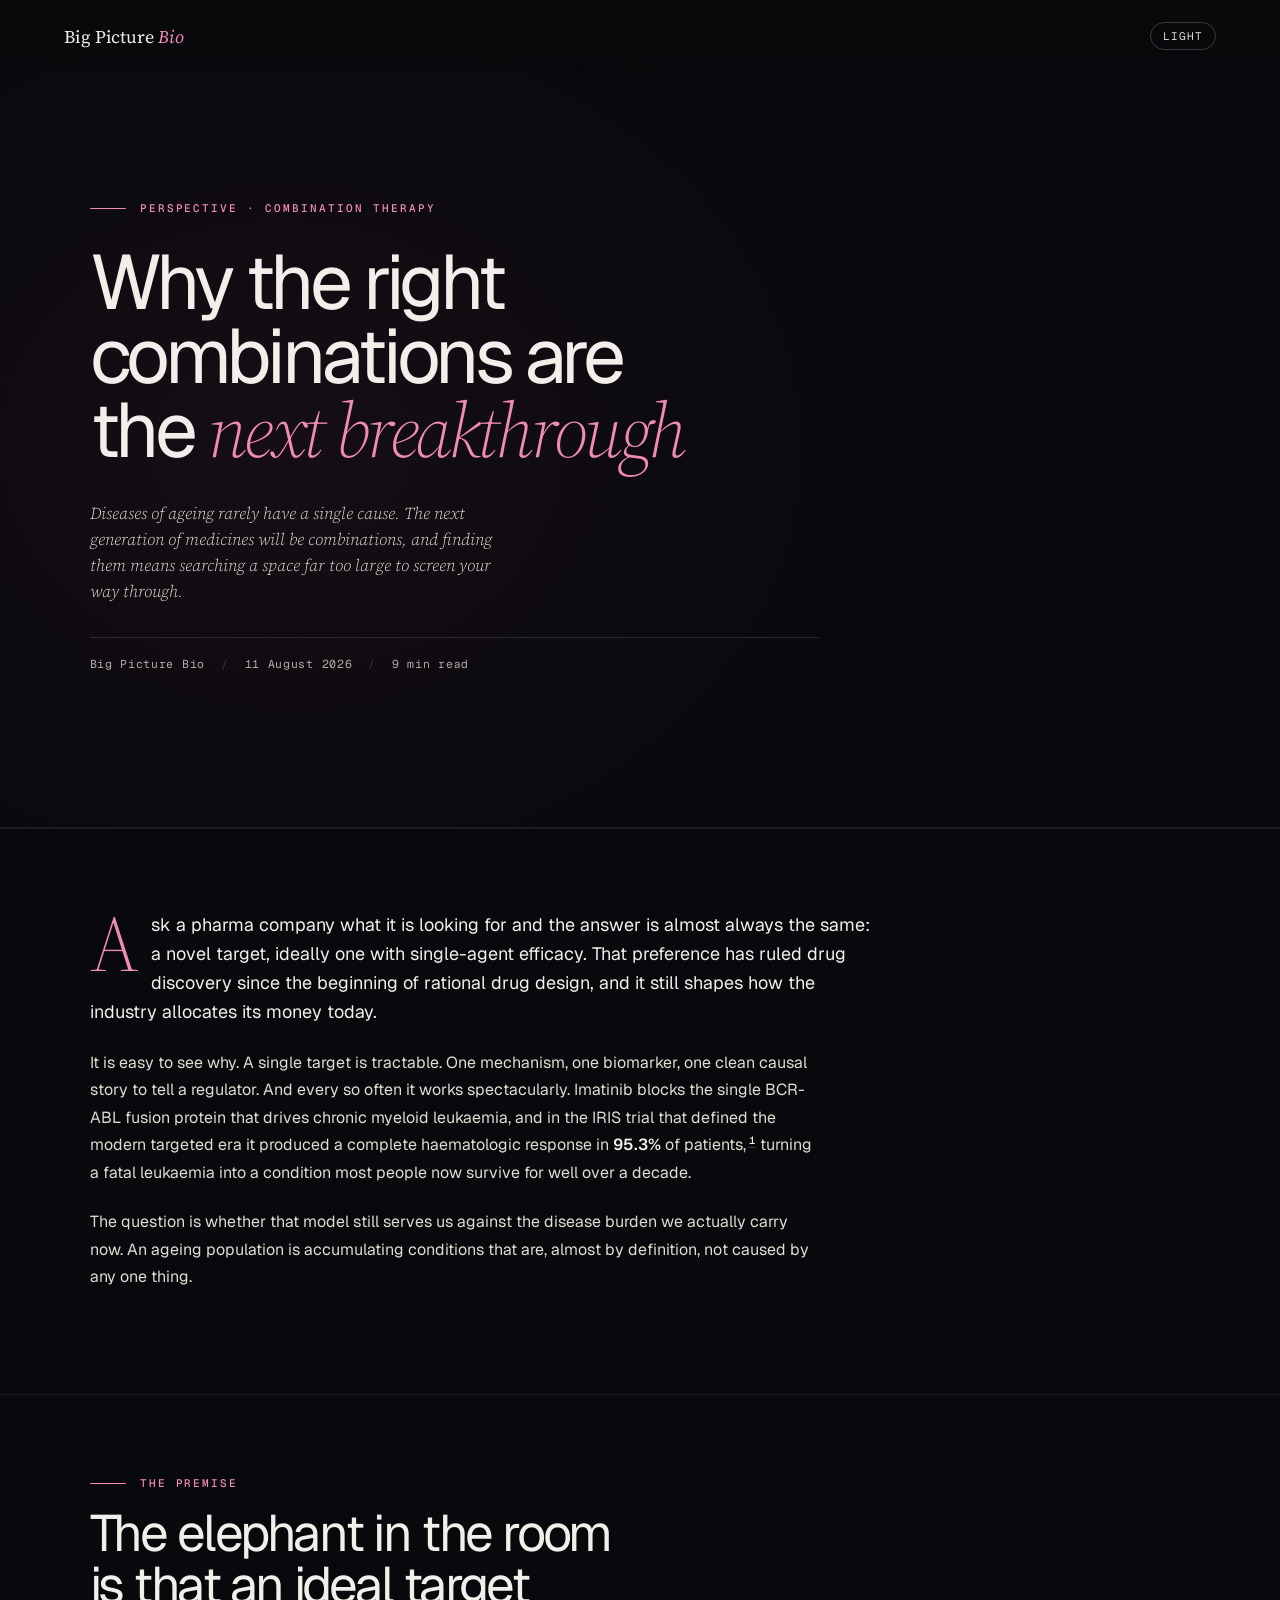
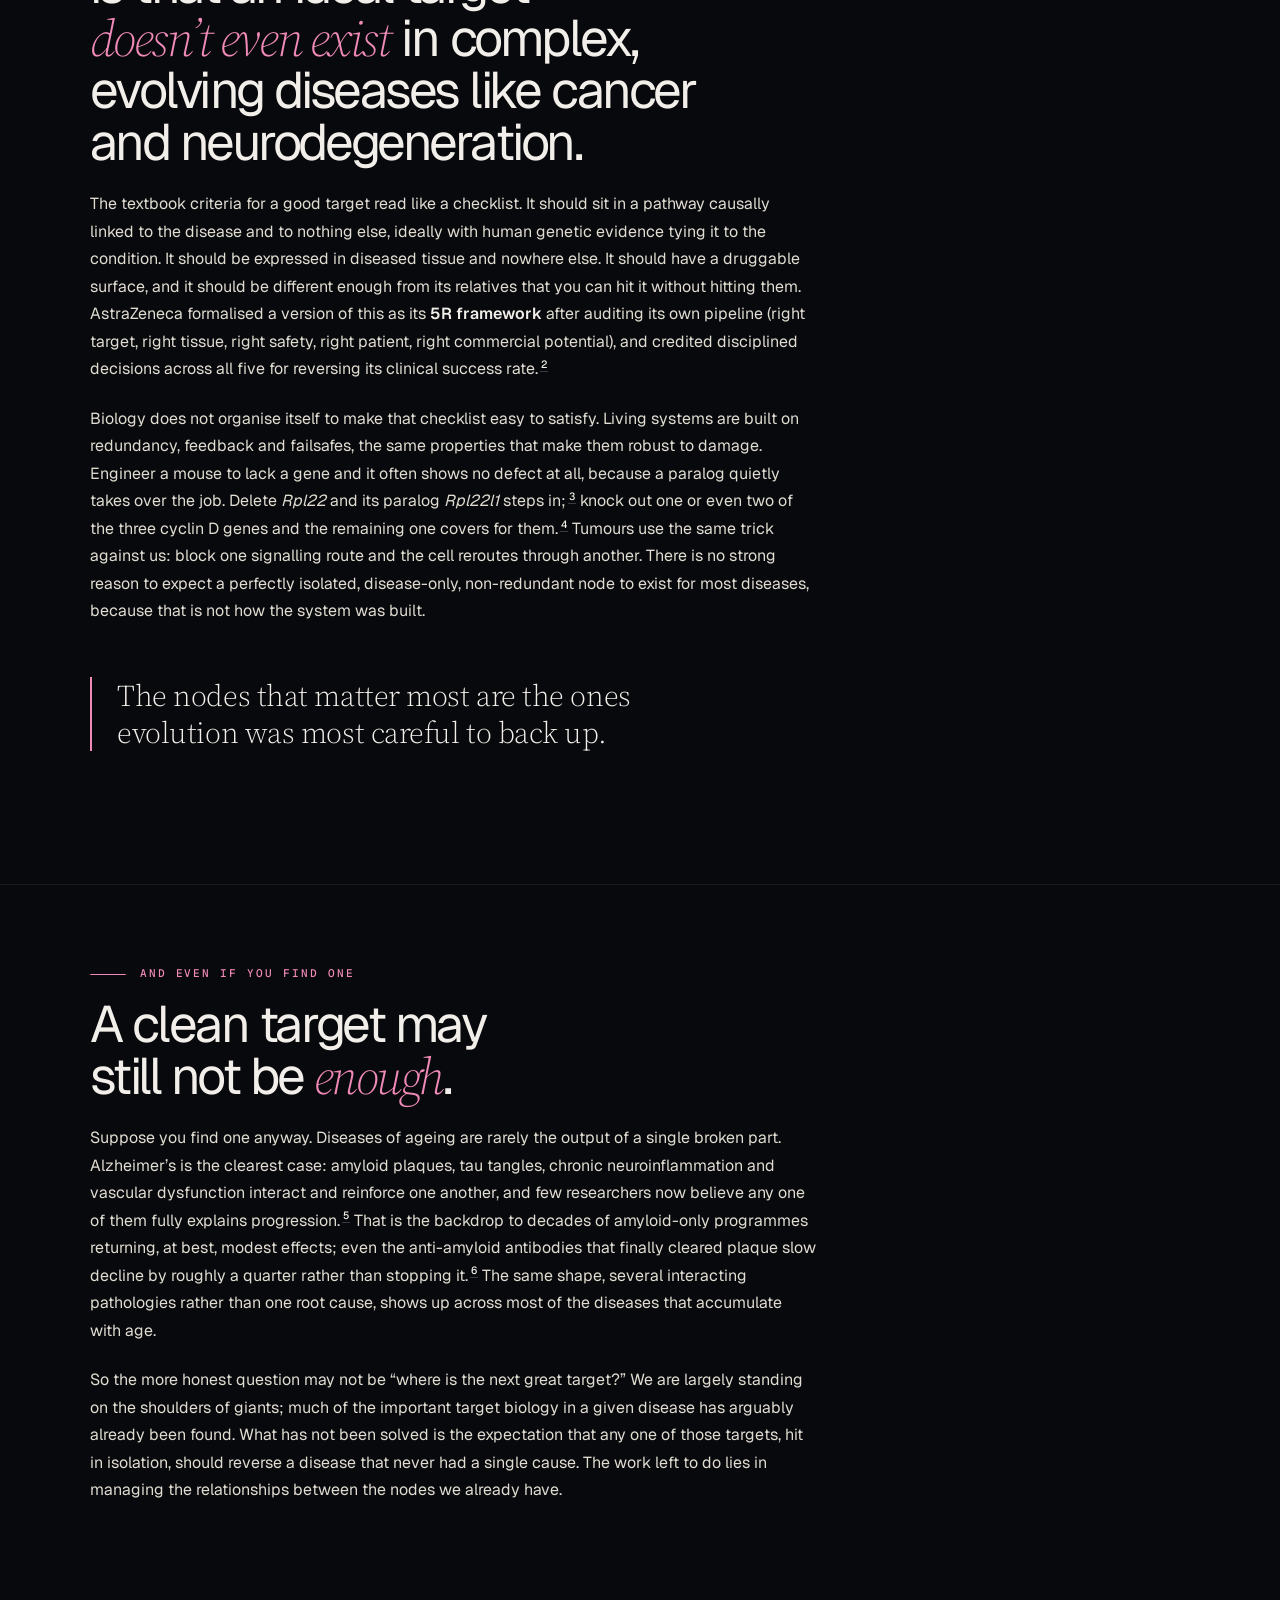
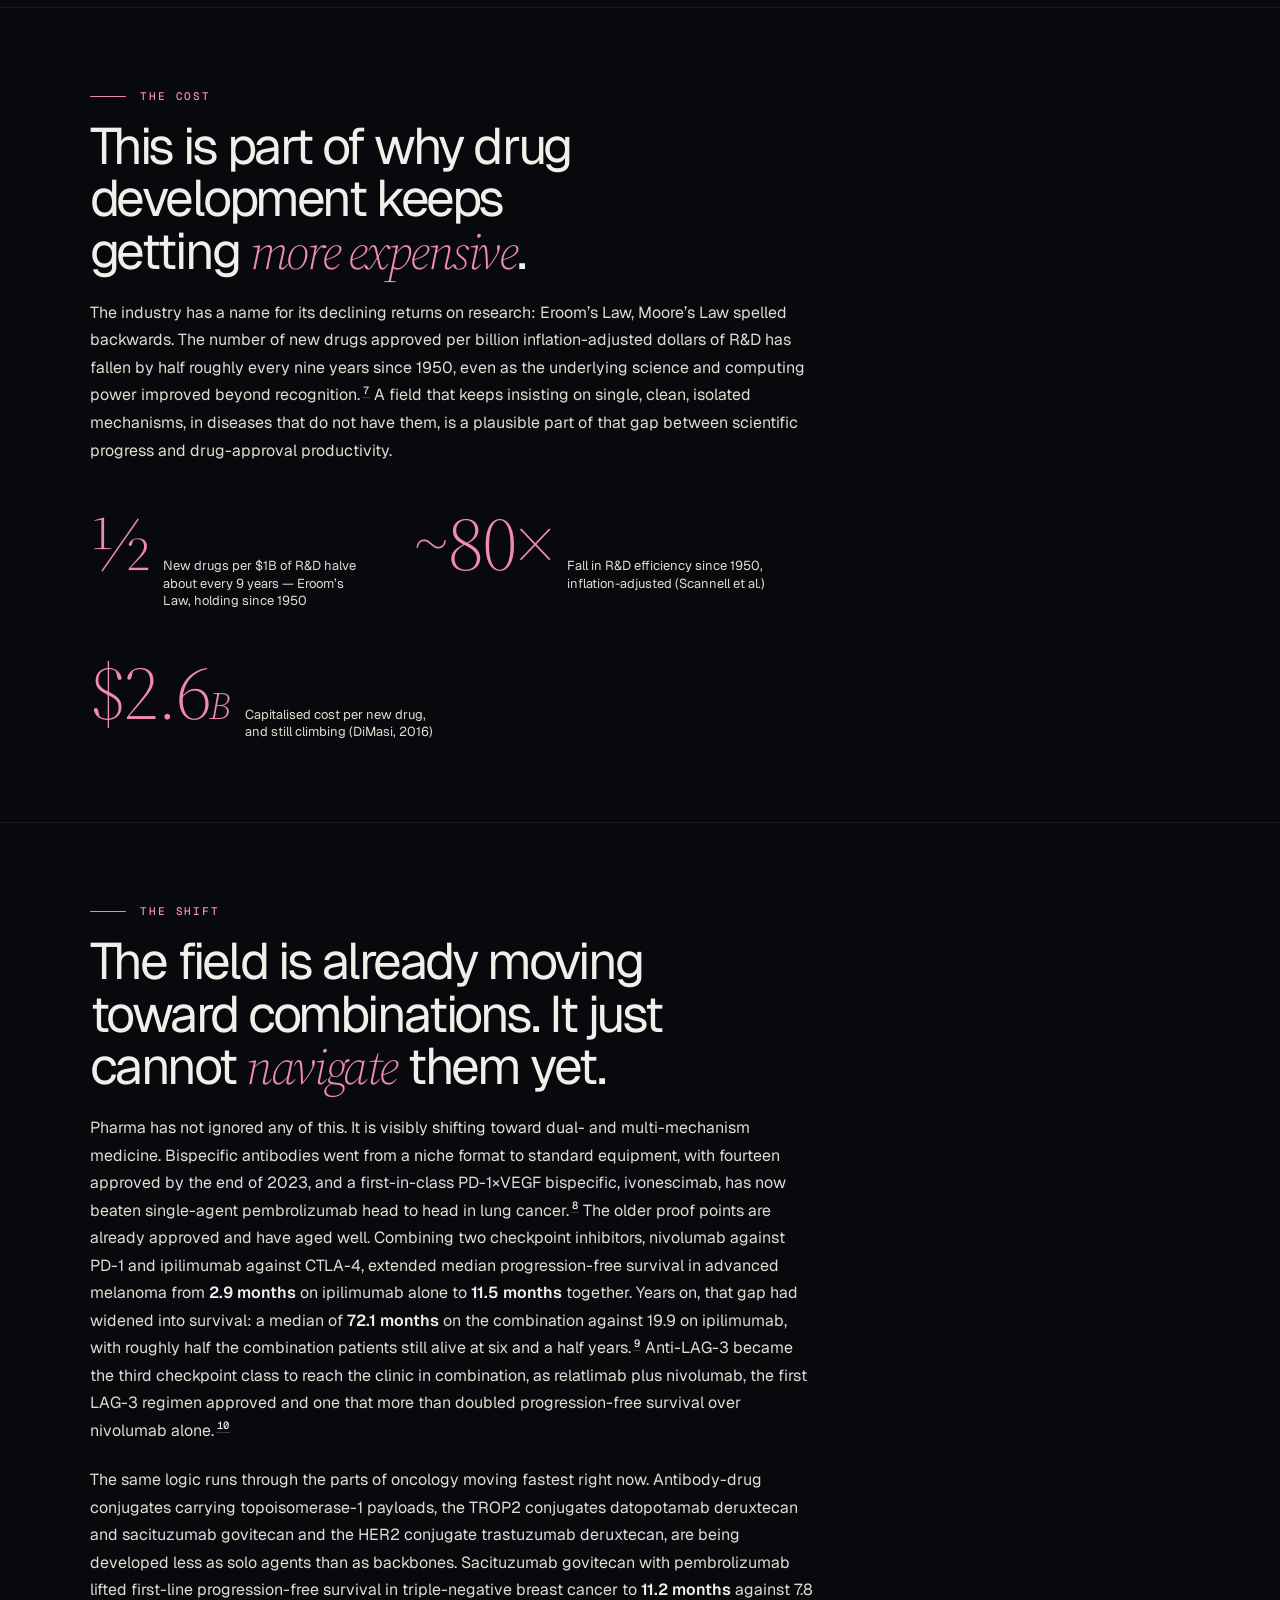
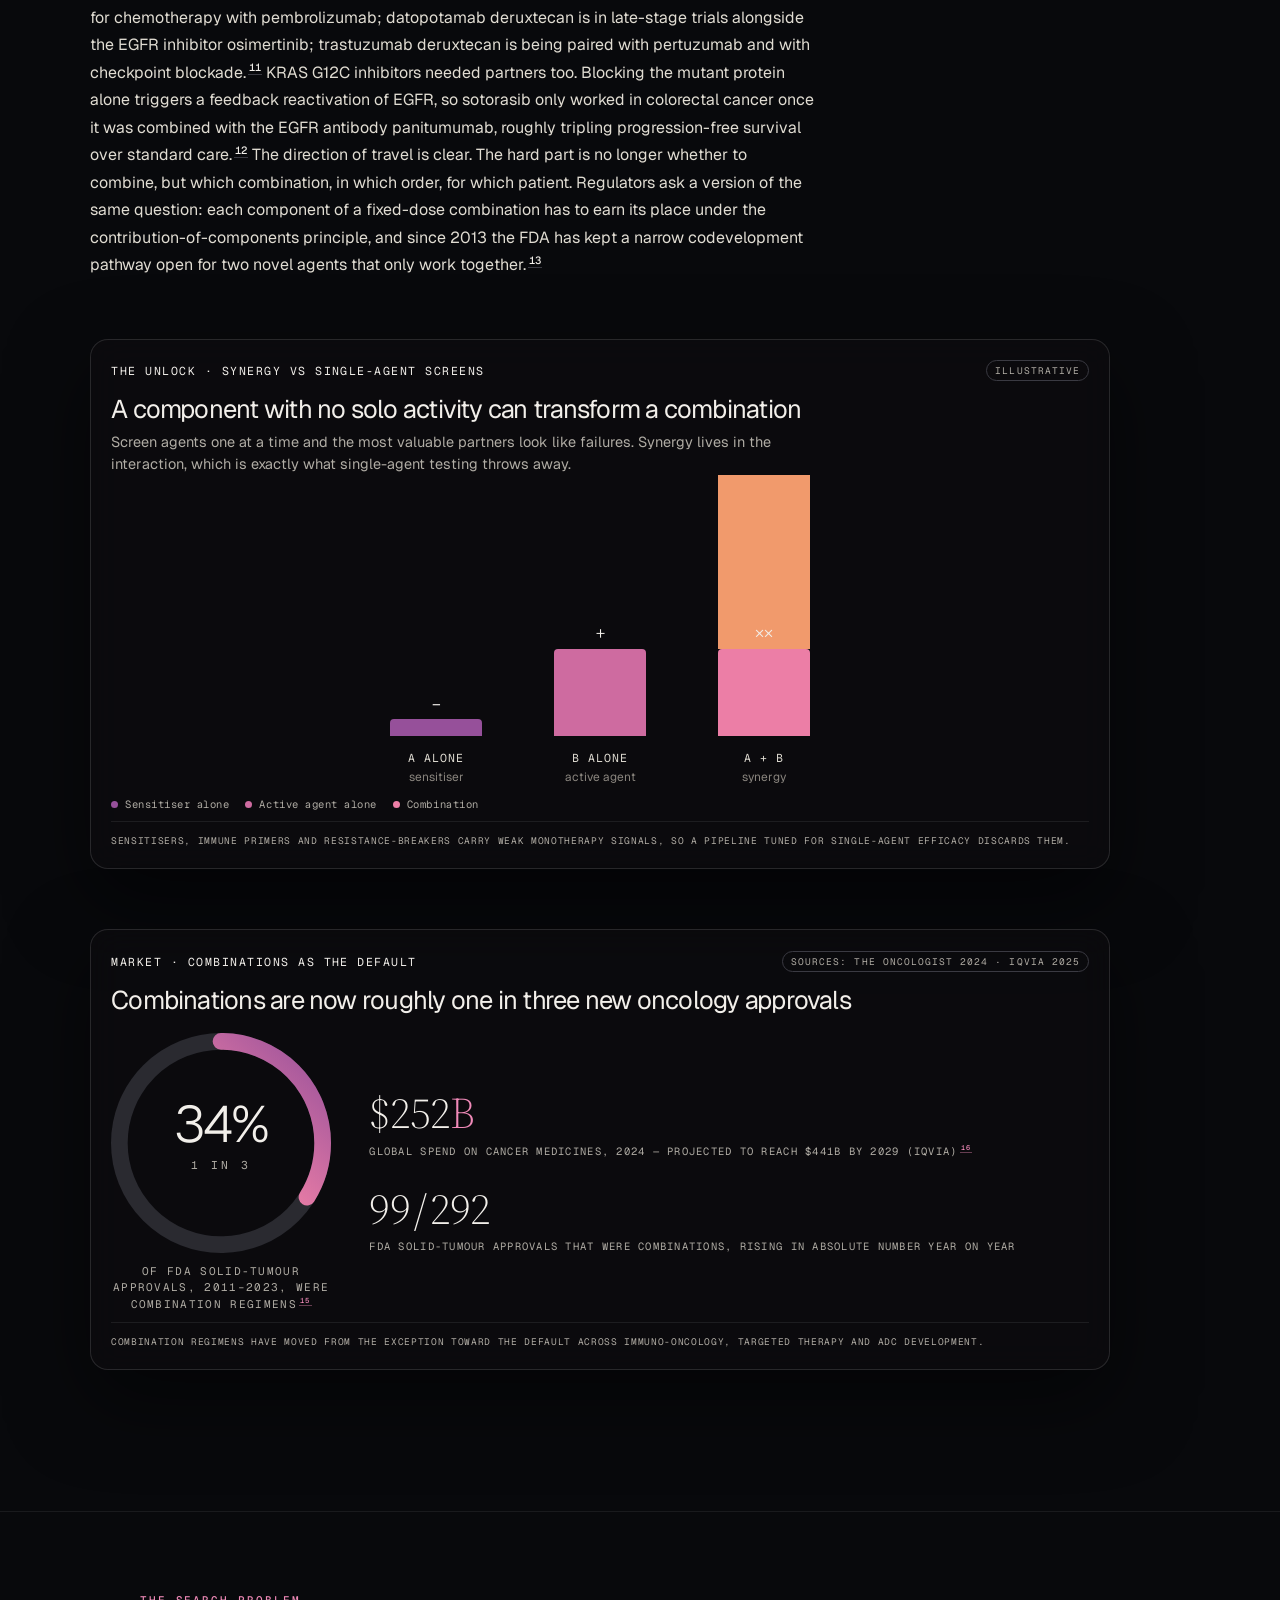
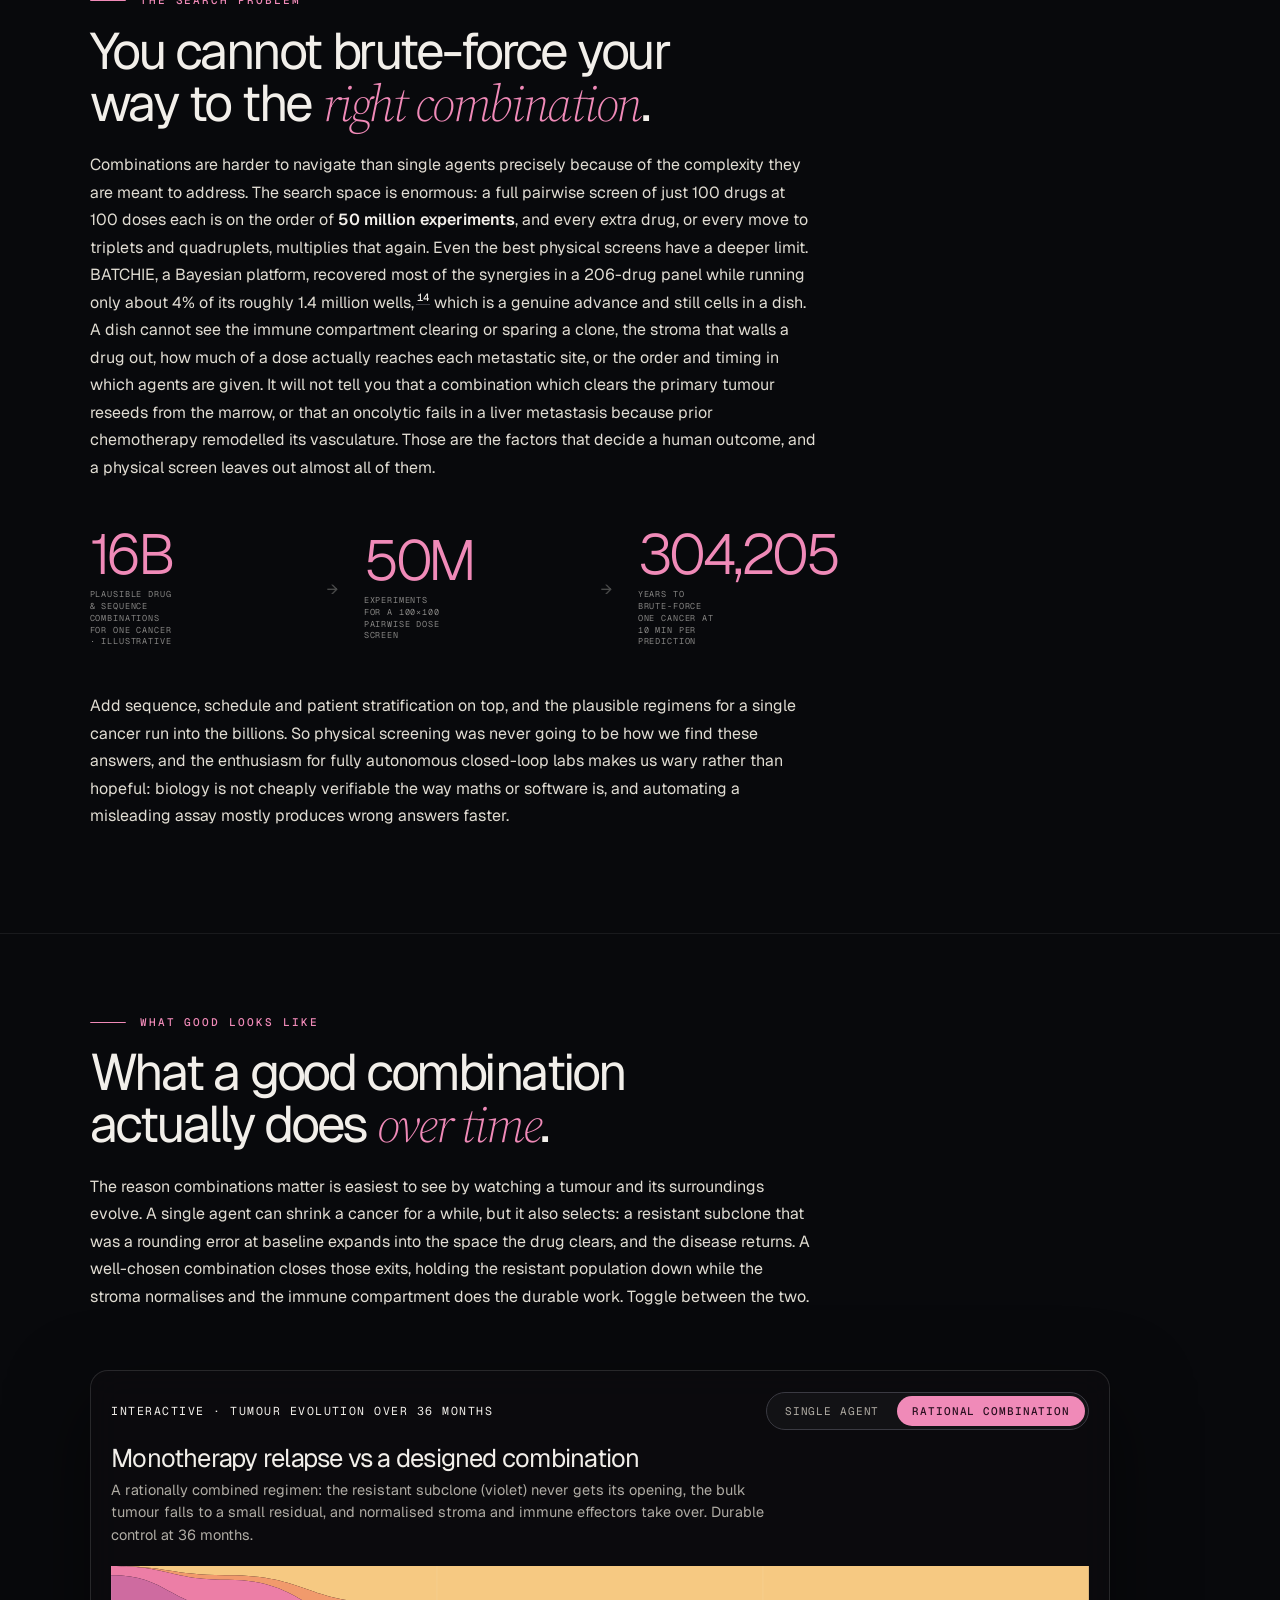
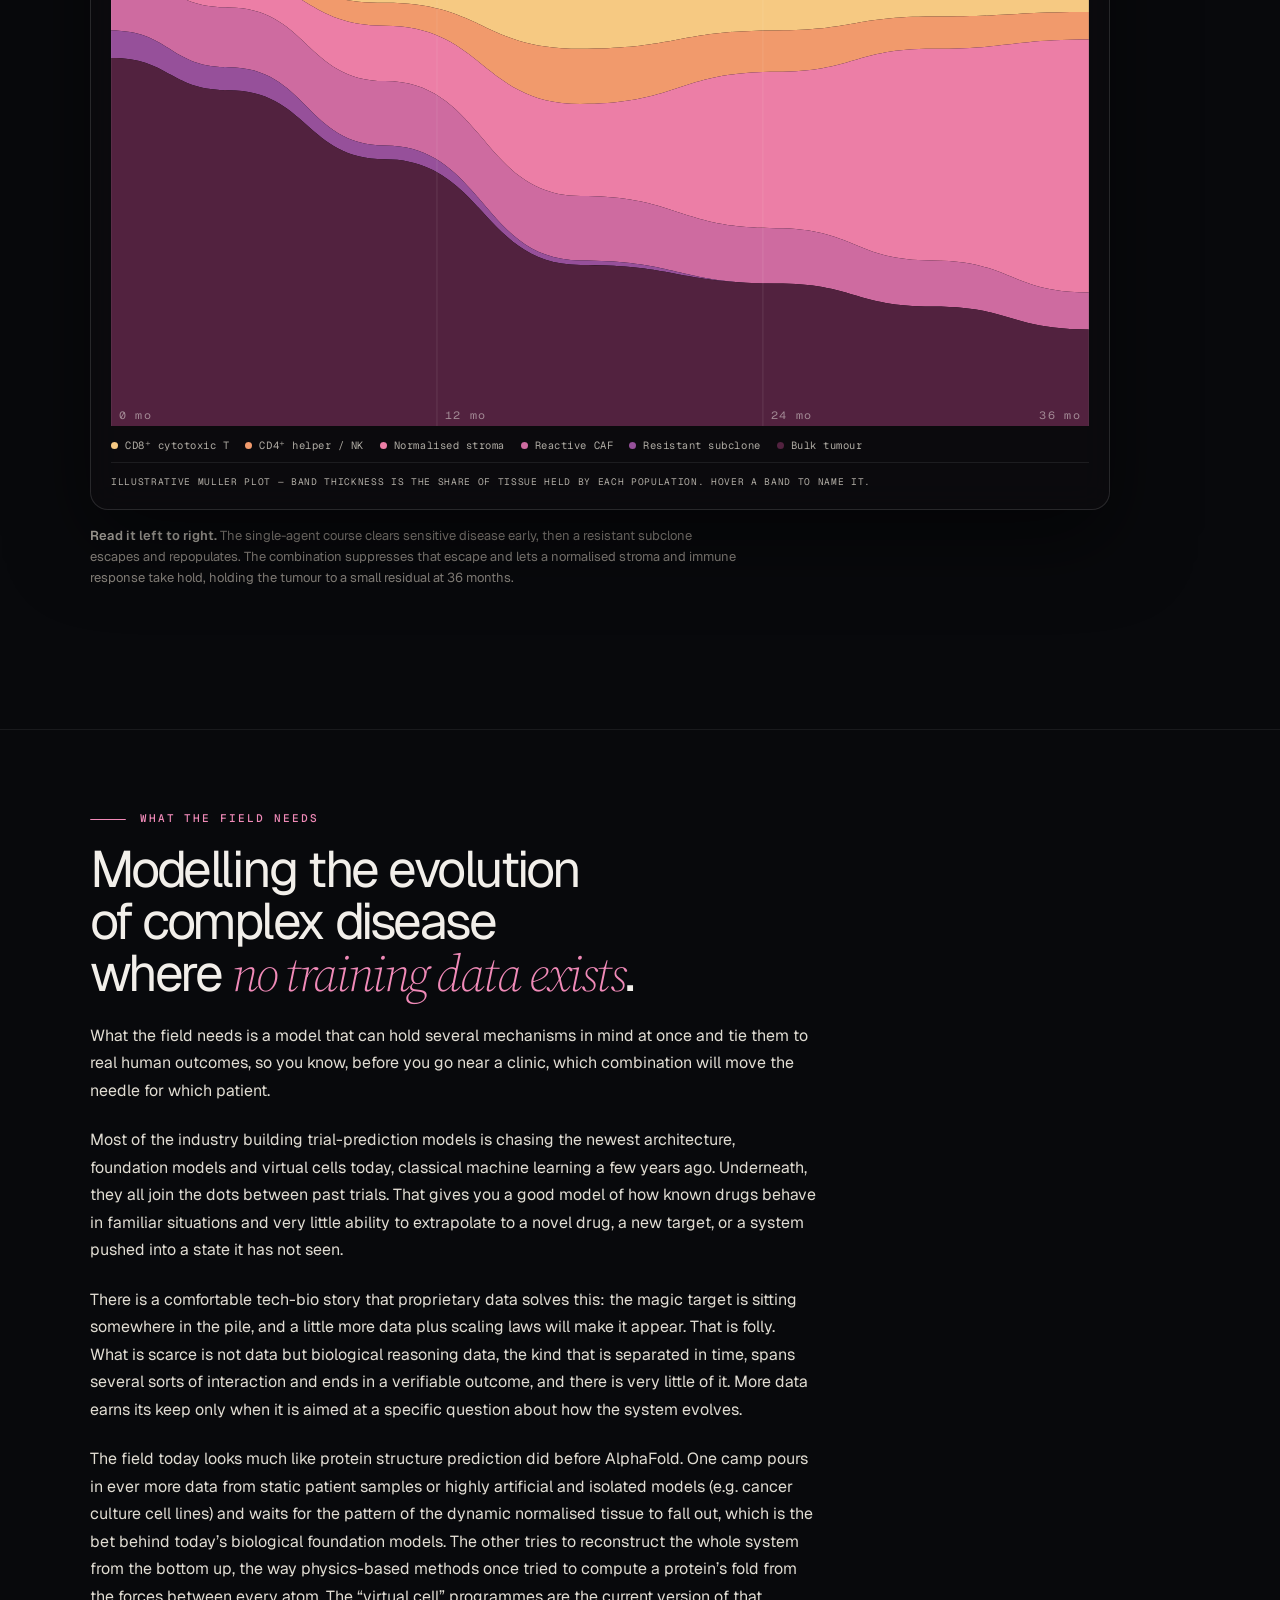
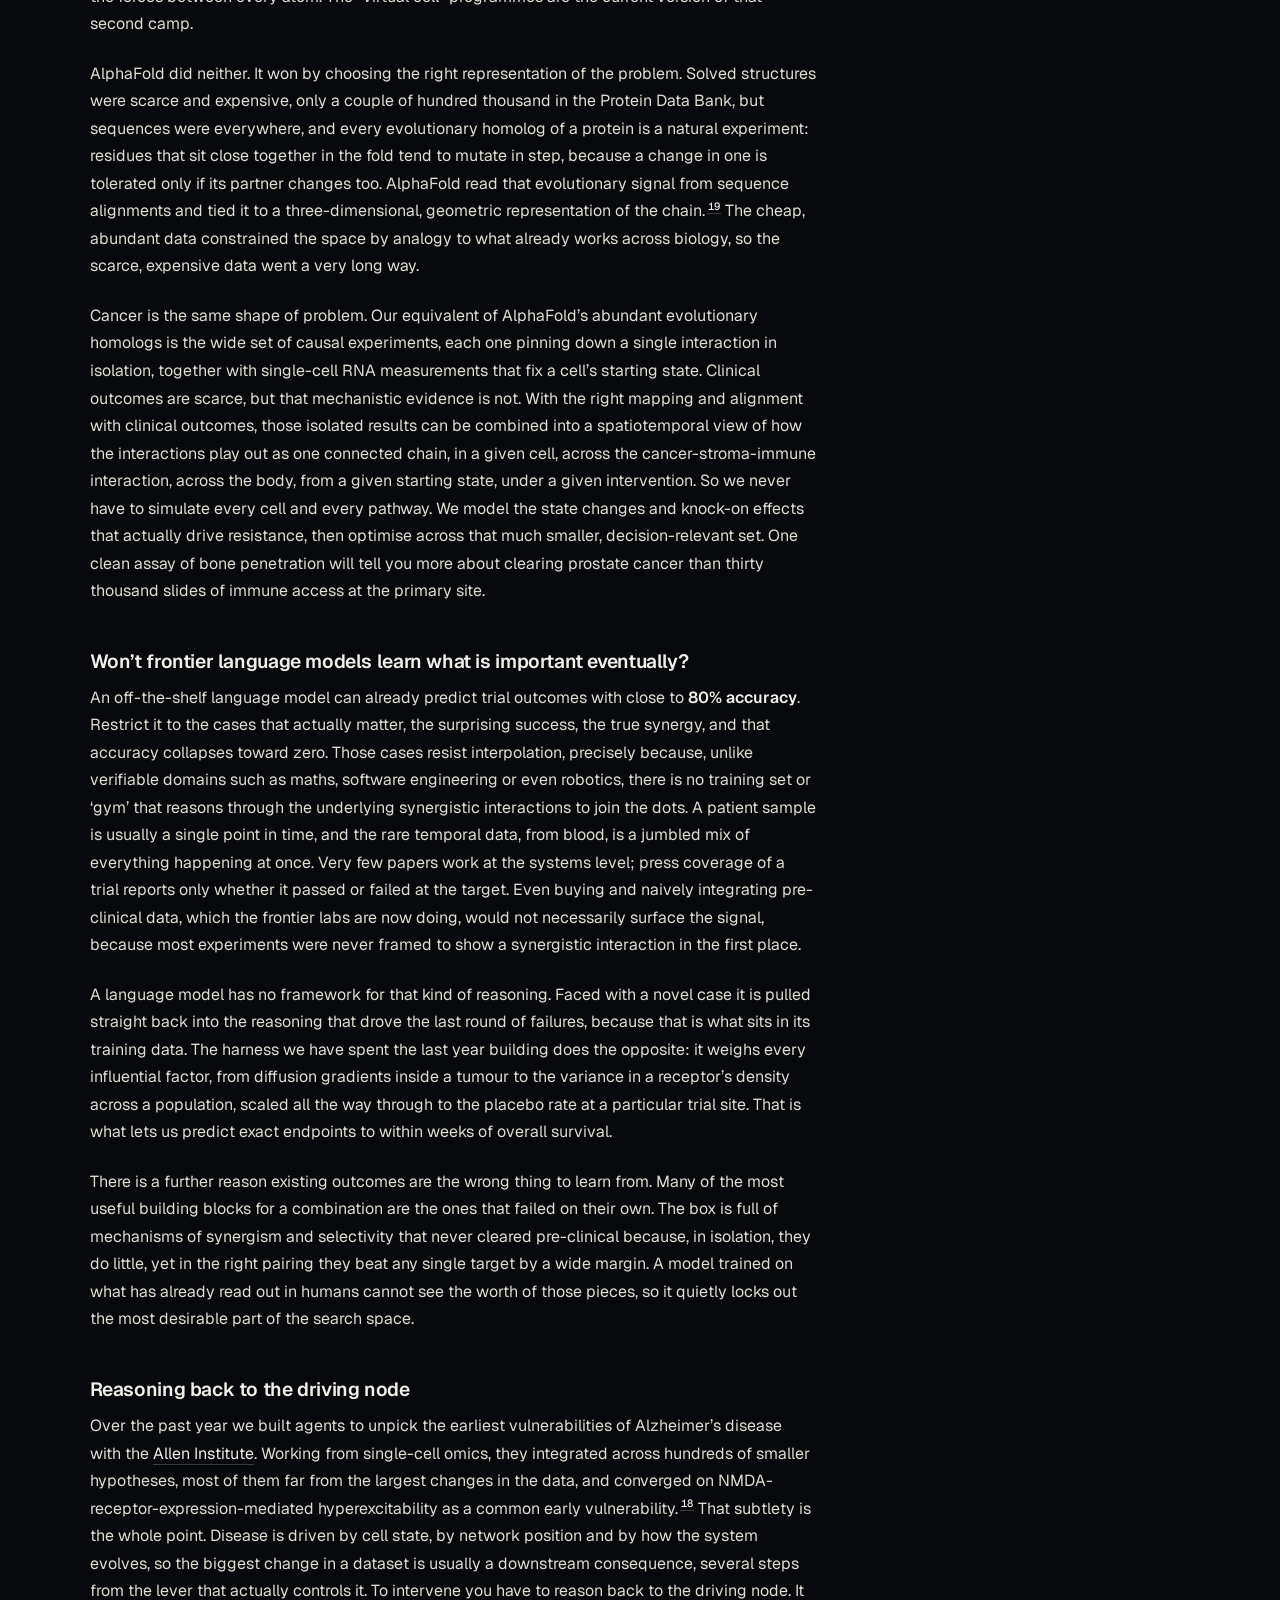
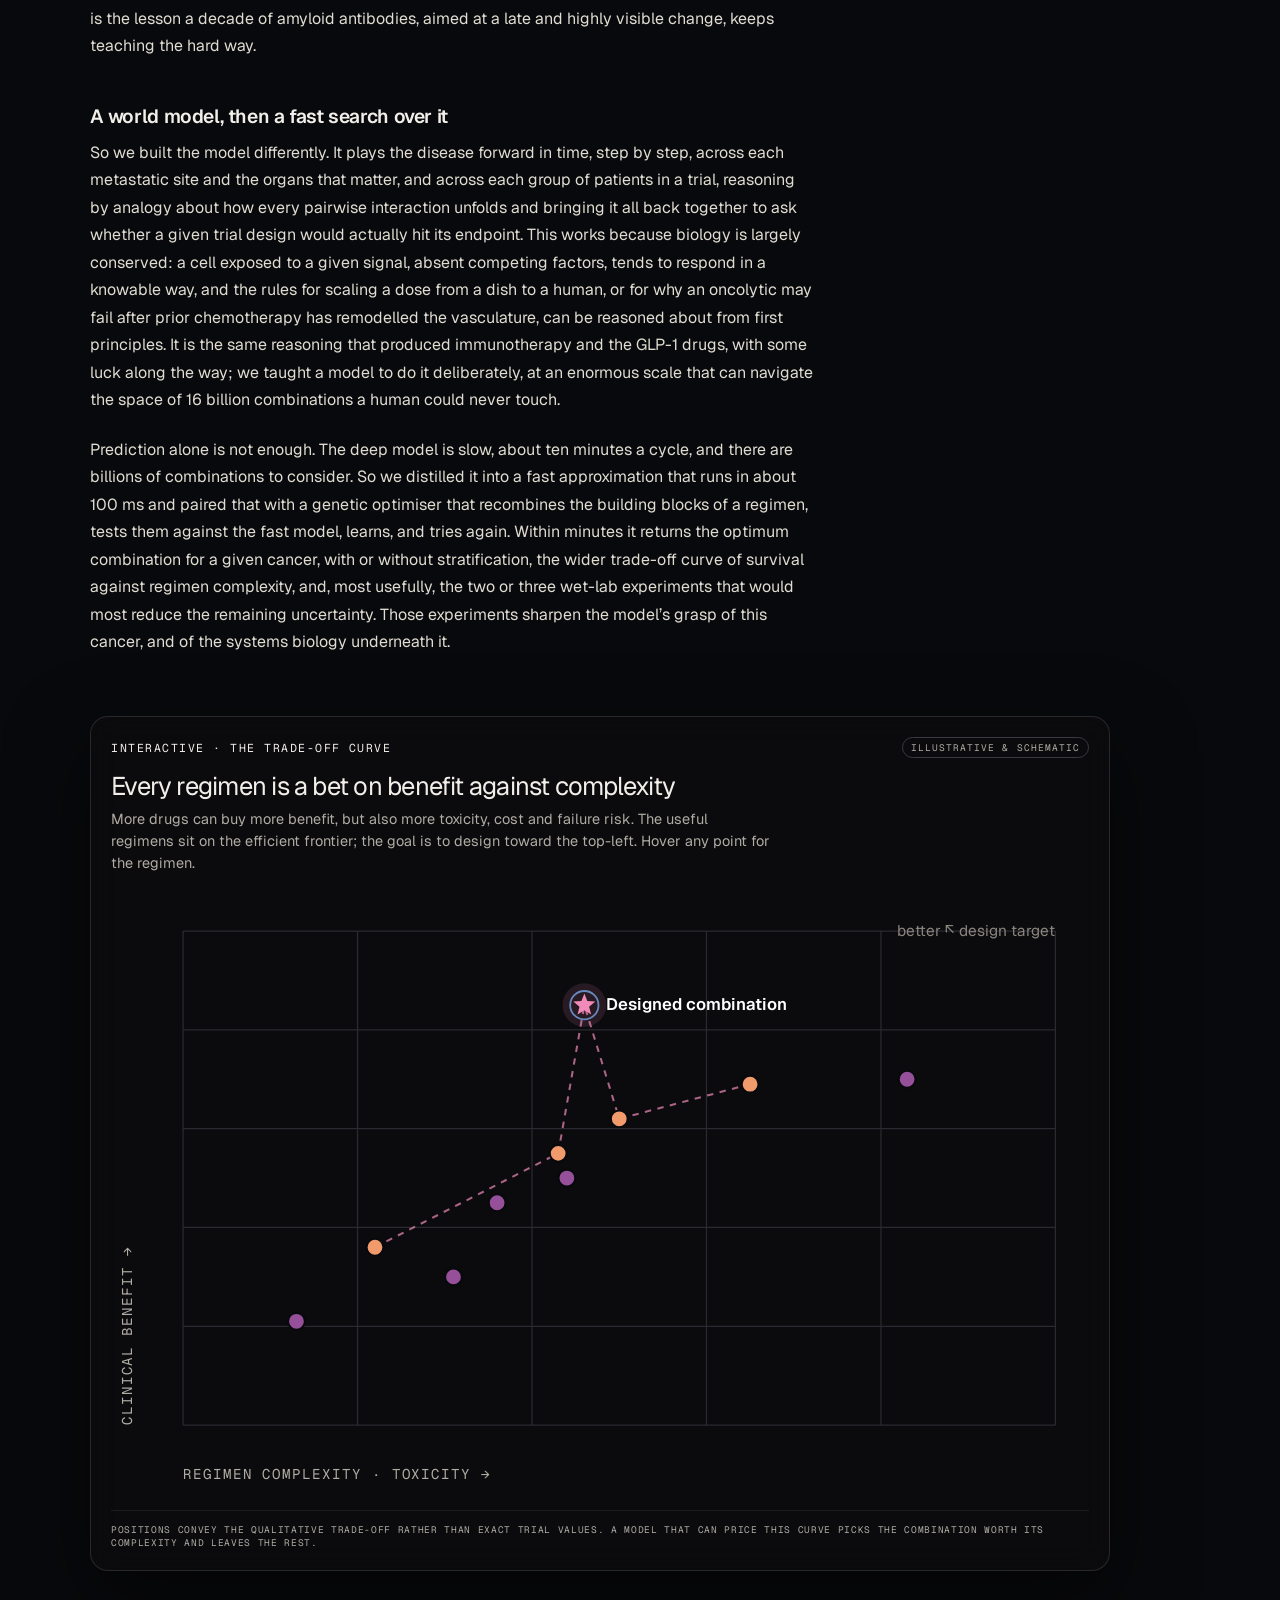
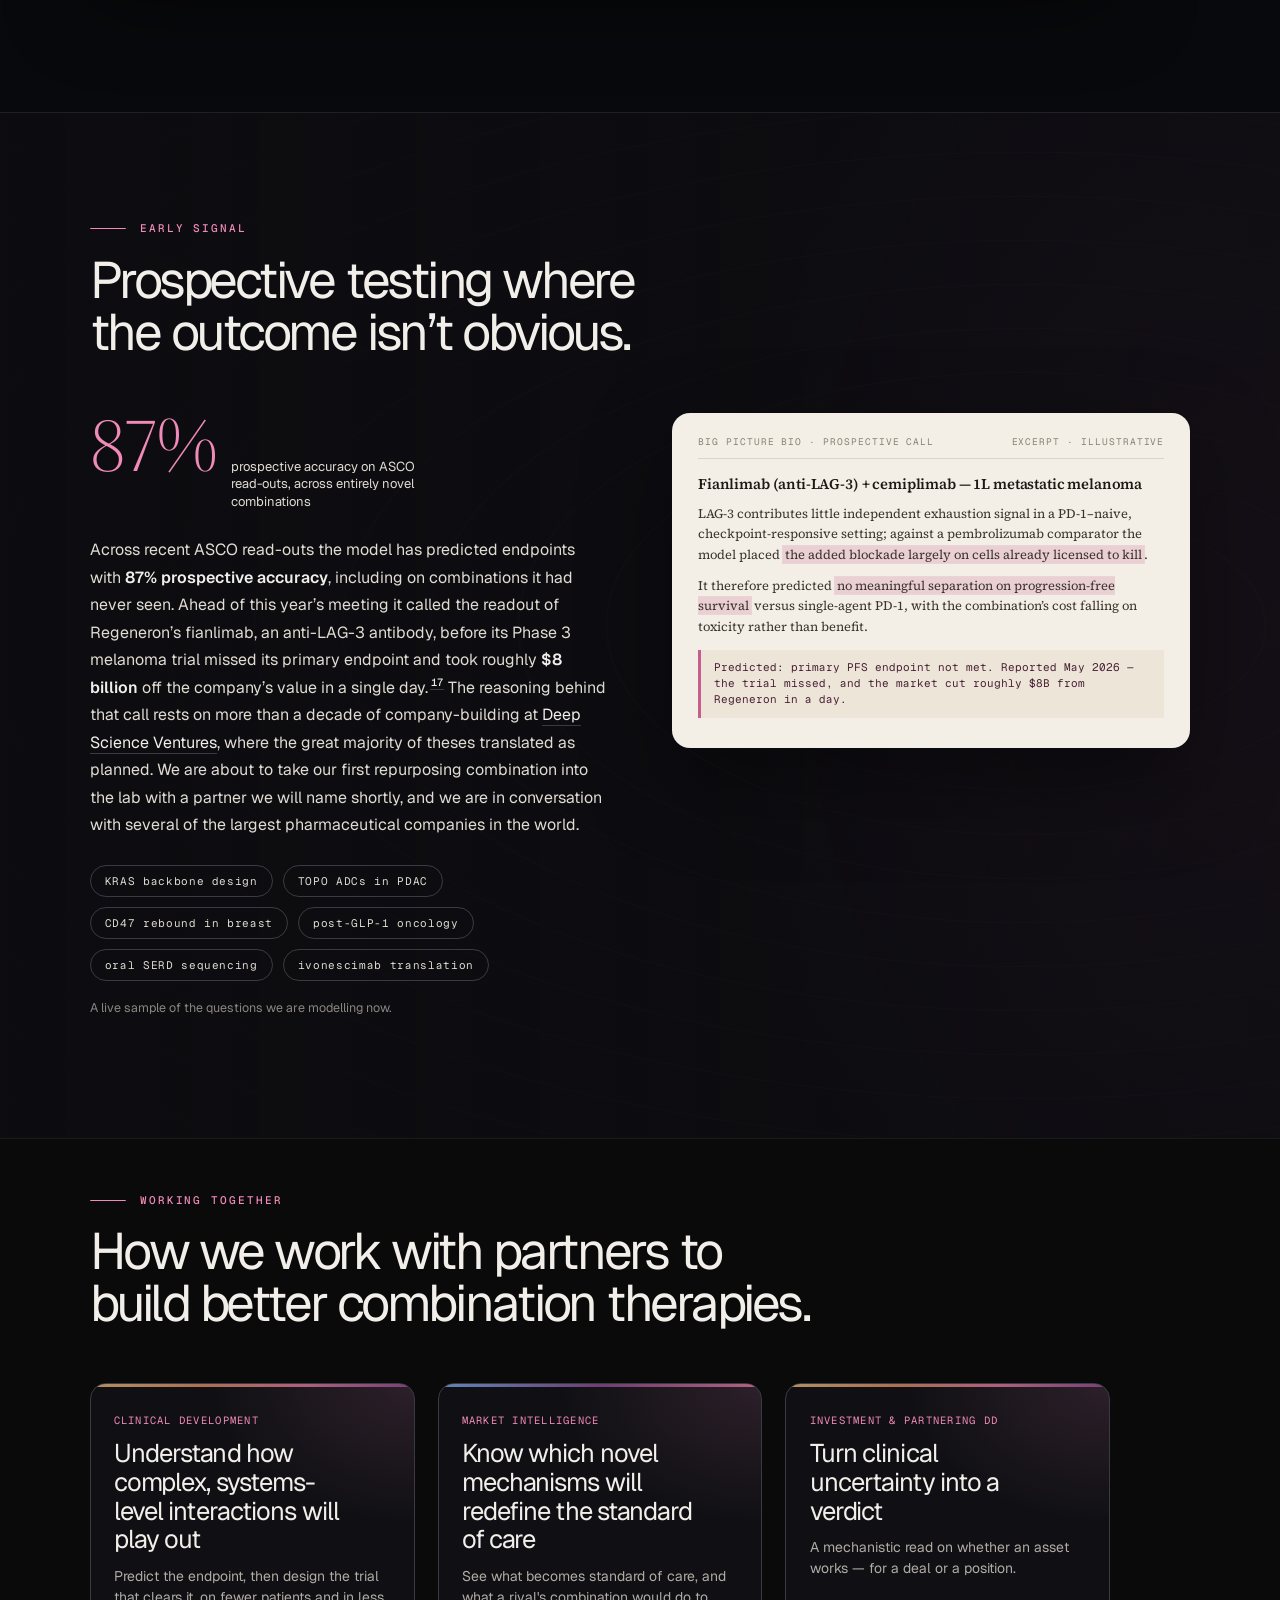
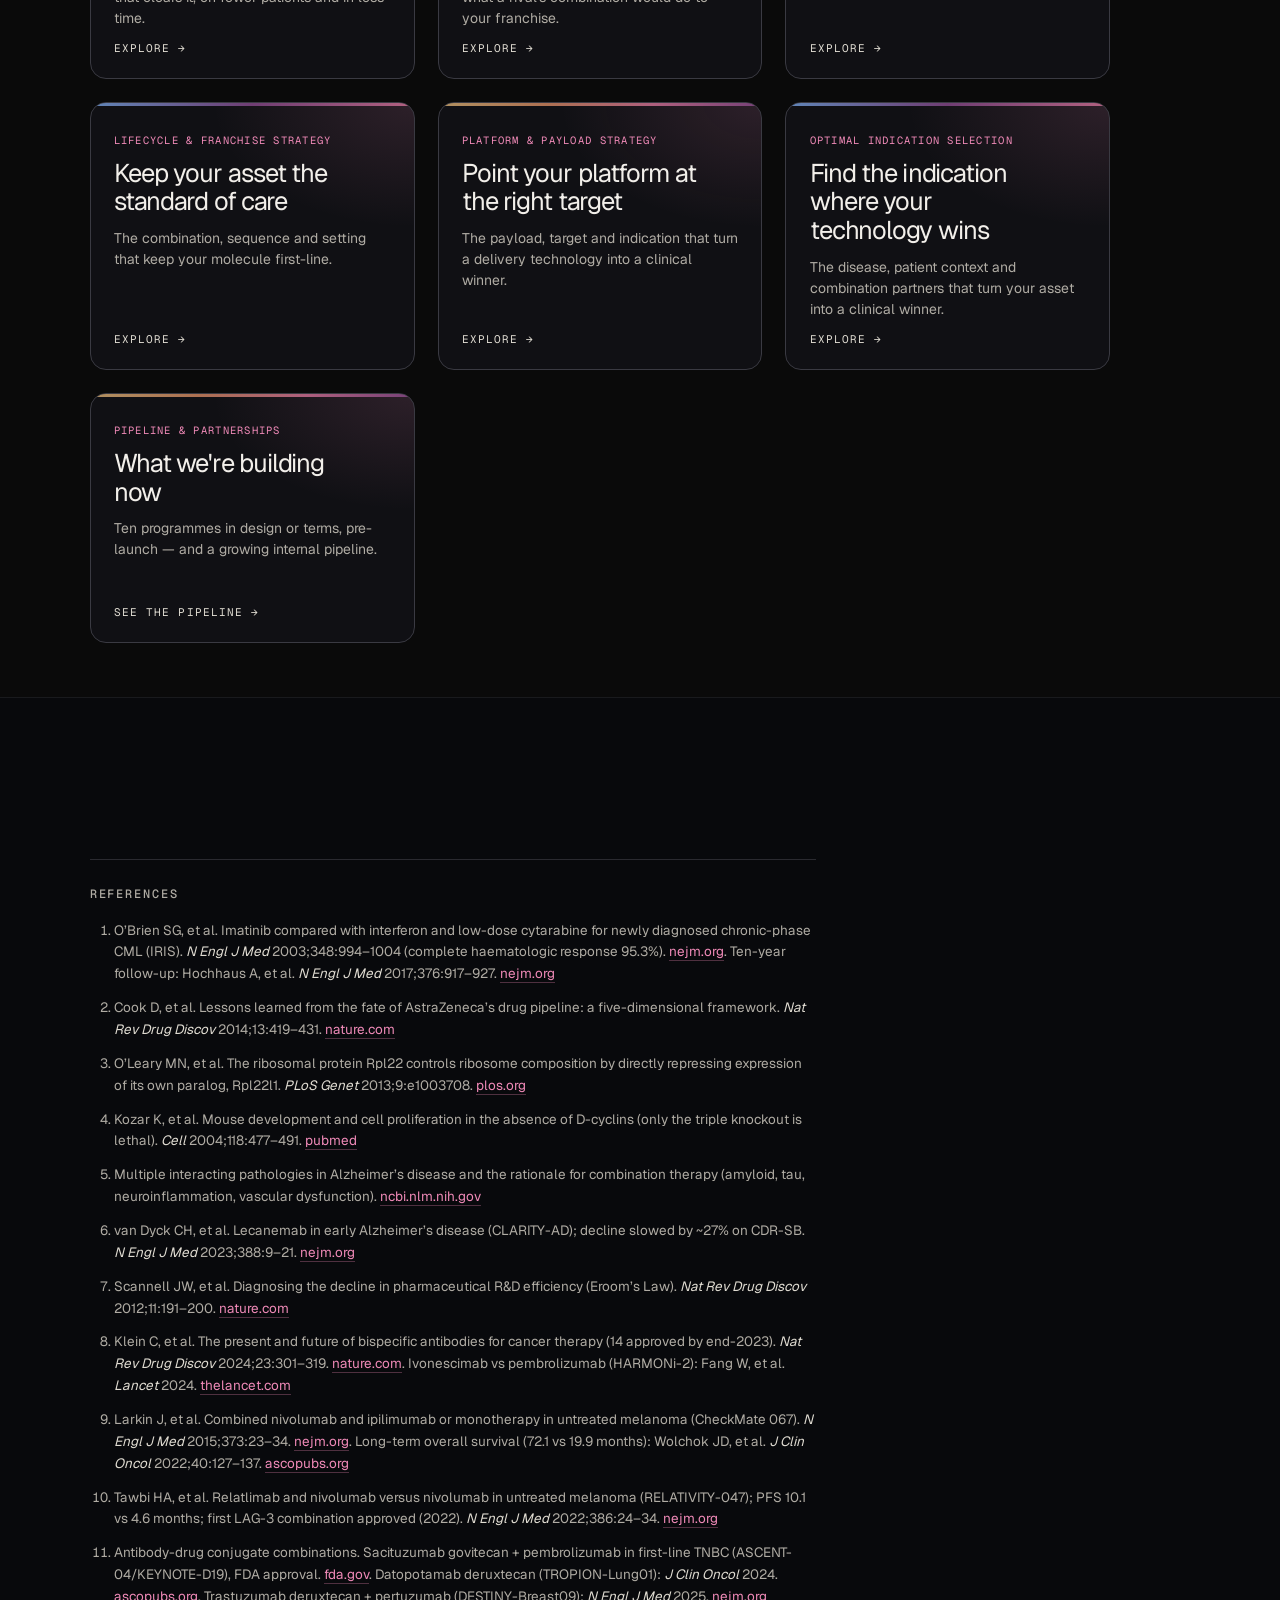
<file: blog/why-the-right-combinations/index.html>
<!DOCTYPE html>
<html lang="en">
<head>
<meta charset="utf-8">
<meta name="viewport" content="width=device-width, initial-scale=1">
<title>Why the right combinations are the next breakthrough — Big Picture Bio</title>
<meta name="description" content="Most diseases of ageing have no single cause, so no single-target drug can reverse them. Why rationally designed drug combinations — checkpoint doublets, TROP2 and topoisomerase-payload ADCs, KRAS backbones — are where the next breakthroughs live, and how Big Picture Bio's world model finds them across billions of options.">
<link rel="canonical" href="https://bigpicturebio.com/blog/why-the-right-combinations/">
<meta name="robots" content="index,follow,max-image-preview:large">
<meta name="author" content="Big Picture Bio">

<meta property="og:type" content="article">
<meta property="og:site_name" content="Big Picture Bio">
<meta property="og:title" content="Why the right combinations are the next breakthrough in drug design">
<meta property="og:description" content="Diseases of ageing rarely have a single cause. The next wave of medicines will be rationally designed combinations, and finding them means searching a space far too large to screen.">
<meta property="og:url" content="https://bigpicturebio.com/blog/why-the-right-combinations/">
<meta property="og:image" content="https://bigpicturebio.com/img/og-image.png">
<meta name="twitter:card" content="summary_large_image">
<meta name="twitter:title" content="Why the right combinations are the next breakthrough in drug design">
<meta name="twitter:description" content="Diseases of ageing rarely have a single cause. The next wave of medicines will be rationally designed combinations, and finding them means searching a space far too large to screen.">
<meta name="twitter:image" content="https://bigpicturebio.com/img/og-image.png">

<link rel="icon" href="/img/favicon-48.png" sizes="48x48">
<link rel="preconnect" href="https://fonts.googleapis.com">
<link rel="preconnect" href="https://fonts.gstatic.com" crossorigin>
<link href="https://fonts.googleapis.com/css2?family=Geist:wght@300..700&family=Geist+Mono:wght@400..600&family=Source+Serif+4:ital,opsz,wght@0,8..60,300..700;1,8..60,300..700&display=swap" rel="stylesheet">
<style>
/* ===========================================================================
   Big Picture Bio — shared site styles
   Design language reused from the interactive-scroll-imagery build.
   Tokens + components + multi-page nav/footer + solution-page layout.
   =========================================================================== */

:root{
  --bg:#0A0A0A;
  --bg-2:#0E0C10;
  --ink:#F2EFEA;
  --ink-2:#E0DCD2;
  --muted:#B0ACA4;
  --faint:#8A857E;
  --line:#2A2A30;
  --line-2:#3A3A42;
  --accent:#F08AB8;
  --accent-2:#F19A6C;

  /* light band — pale wash drawn from the muller palette (amber → blush → mauve) */
  --light-band:linear-gradient(135deg,#F6EFE1 0%,#F3E7E2 54%,#EEDFE7 100%);
  --light-ink:#241F1B;
  --light-ink-2:#4A443C;
  --light-muted:#8A8175;
  --light-accent:#A5286A;
  --light-line:#E1D7CB;

  --serif:"Source Serif 4","Iowan Old Style",Georgia,serif;
  --sans:"Geist",-apple-system,BlinkMacSystemFont,"Segoe UI",sans-serif;
  --mono:"Geist Mono",ui-monospace,"SFMono-Regular",Menlo,monospace;

  --maxw:1200px;
}

*{ box-sizing:border-box; }
html,body{ margin:0; padding:0; background:var(--bg); }
html{ scroll-behavior:smooth; }
body{
  min-height:100vh;
  color:var(--ink);
  font-family:var(--sans);
  font-feature-settings:"ss01","cv11";
  -webkit-font-smoothing:antialiased;
  overflow-x:hidden;
}
a{ color:inherit; }
img{ max-width:100%; }

/* Page fade-in / between-page transition ---------------------------------- */
body{ opacity:0; transition:opacity .5s ease; }
body.ready{ opacity:1; }
body.leaving{ opacity:0; }

/* ---------- Shared eyebrow / type helpers ---------- */
.eyebrow{
  font-family:var(--mono);
  font-size:clamp(11px,.85vw,13px);
  letter-spacing:.18em;
  text-transform:uppercase;
  color:var(--accent);
  font-weight:500;
  line-height:1.4;
  display:flex; align-items:center; gap:14px;
  text-wrap:balance;
}
.eyebrow .bar{ width:36px; height:1px; background:var(--accent); flex:0 0 36px; }

.accent{ color:var(--accent); }
.serif{ font-family:var(--serif); }

/* ===========================================================================
   NAV  (injected by site.js into #site-nav)
   =========================================================================== */
.nav{
  position:fixed; top:0; left:0; right:0; z-index:80;
  display:flex; justify-content:space-between; align-items:center;
  padding:clamp(14px,1.8vw,22px) clamp(20px,5vw,64px);
  background:linear-gradient(180deg, rgba(10,10,10,.82) 0%, rgba(10,10,10,0) 100%);
  -webkit-backdrop-filter:blur(2px); backdrop-filter:blur(2px);
  transition:background .3s ease;
}
.nav.solid{ background:rgba(10,10,10,.92); -webkit-backdrop-filter:blur(10px); backdrop-filter:blur(10px); border-bottom:1px solid var(--line); }
.nav .wordmark{
  font-family:var(--serif); font-weight:400;
  font-size:clamp(17px,1.4vw,21px); letter-spacing:-.005em;
  white-space:nowrap; color:var(--ink); text-decoration:none;
}
.nav .wordmark em{ font-style:italic; color:var(--accent); }

.nav-links{ display:flex; align-items:center; gap:clamp(18px,2vw,34px); }
.nav-links a, .nav-item > button{
  font-family:var(--mono); font-size:12px; letter-spacing:.08em; text-transform:uppercase;
  color:var(--ink-2); text-decoration:none; background:none; border:0; cursor:pointer;
  padding:6px 0; transition:color .18s ease; white-space:nowrap;
}
.nav-links a:hover, .nav-item > button:hover, .nav-item.open > button{ color:var(--accent); }
.nav-links a.current{ color:var(--ink); border-bottom:1px solid var(--accent); }
.nav-item.current > button{ color:var(--ink); }
.nav-item.current > button .chev{ border-color:var(--accent); }

.nav-item{ position:relative; }
.nav-item > button{ display:inline-flex; align-items:center; gap:7px; }
.nav-item > button .chev{ width:8px; height:8px; border-right:1.5px solid currentColor; border-bottom:1.5px solid currentColor; transform:rotate(45deg) translateY(-1px); transition:transform .2s ease; }
.nav-item.open > button .chev{ transform:rotate(225deg) translateY(-1px); }
.nav-menu{
  position:absolute; top:calc(100% + 12px); right:0; min-width:290px;
  background:rgba(14,12,16,.97); -webkit-backdrop-filter:blur(16px); backdrop-filter:blur(16px);
  border:1px solid var(--line-2); border-radius:14px; padding:8px;
  box-shadow:0 30px 80px rgba(0,0,0,.55);
  opacity:0; visibility:hidden; transform:translateY(-6px); transition:opacity .2s ease, transform .2s ease, visibility .2s;
}
.nav-item.open .nav-menu{ opacity:1; visibility:visible; transform:translateY(0); }
.nav-menu a{
  display:block; padding:11px 14px; border-radius:9px;
  font-family:var(--sans); font-size:14px; letter-spacing:0; text-transform:none;
  color:var(--ink-2); text-decoration:none;
}
.nav-menu a small{ display:block; font-family:var(--mono); font-size:10px; letter-spacing:.06em; text-transform:uppercase; color:var(--faint); margin-top:3px; }
.nav-menu a:hover{ background:rgba(240,138,184,.10); color:var(--ink); }
.nav-menu a:hover small{ color:var(--accent); }

.nav-toggle{ display:none; }

@media (max-width:860px){
  .nav-links{
    position:fixed; inset:0 0 auto 0; top:0; flex-direction:column; align-items:flex-start; gap:6px;
    padding:88px clamp(20px,6vw,40px) 32px; background:rgba(10,10,10,.98);
    transform:translateY(-100%); transition:transform .35s ease; height:auto;
  }
  .nav.menu-open .nav-links{ transform:translateY(0); }
  .nav-links a, .nav-item > button{ font-size:15px; padding:10px 0; }
  .nav-item{ width:100%; }
  .nav-menu{ position:static; opacity:1; visibility:visible; transform:none; box-shadow:none; border:0; background:none; padding:0 0 0 12px; min-width:0; }
  .nav-item .nav-menu{ display:none; } .nav-item.open .nav-menu{ display:block; }
  .nav-toggle{
    display:inline-flex; flex-direction:column; gap:5px; background:none; border:0; cursor:pointer; z-index:90; padding:6px;
  }
  .nav-toggle span{ width:24px; height:2px; background:var(--ink); transition:transform .25s ease, opacity .2s ease; }
  .nav.menu-open .nav-toggle span:nth-child(1){ transform:translateY(7px) rotate(45deg); }
  .nav.menu-open .nav-toggle span:nth-child(2){ opacity:0; }
  .nav.menu-open .nav-toggle span:nth-child(3){ transform:translateY(-7px) rotate(-45deg); }
}

/* ===========================================================================
   HERO  (solution / inner-page cinematic hero — short, ~88vh)
   =========================================================================== */
.hero{ position:relative; min-height:min(88vh,760px); display:flex; overflow:hidden; background:#160f1c; }
.hero-bg{ position:absolute; inset:0; z-index:0; }
.hero-bg img{ width:100%; height:100%; object-fit:cover; display:block; }
.hero-muller{ position:absolute; inset:0; }
.hero-muller svg{ width:100%; height:100%; }
.hero-scrim{
  position:absolute; inset:0; z-index:1; pointer-events:none;
  background:
    linear-gradient(90deg, rgba(10,10,10,.86) 0%, rgba(10,10,10,.5) 34%, rgba(10,10,10,.05) 66%),
    linear-gradient(0deg, rgba(10,10,10,.72) 0%, rgba(10,10,10,0) 44%);
}
.hero-inner{
  position:relative; z-index:2; align-self:flex-end;
  padding:clamp(96px,14vh,150px) clamp(24px,7vw,120px) clamp(48px,8vh,88px);
  width:min(720px,92vw);
}
.hero h1{
  font-family:var(--serif); font-weight:300;
  font-size:clamp(30px,4.2vw,56px); line-height:1.04; letter-spacing:-.022em;
  margin:clamp(16px,2vw,24px) 0 0; color:var(--ink); text-wrap:balance;
}
.hero h1 .italic{ font-style:italic; color:var(--accent); }
.hero .sub{
  font-family:var(--serif); font-weight:300; font-style:italic;
  font-size:clamp(17px,1.6vw,23px); line-height:1.38; color:var(--ink-2);
  margin:clamp(18px,2.2vw,26px) 0 0; max-width:52ch; text-wrap:pretty;
}
.hero .statline{ margin-top:clamp(22px,3vw,34px); }

/* ===========================================================================
   PAGE BODY LAYOUT
   =========================================================================== */
.wrap{ max-width:var(--maxw); margin:0 auto 0 0; padding:0 clamp(24px,7vw,120px); }
.block{ padding:clamp(56px,9vh,120px) 0; position:relative; }
.block.tight{ padding:clamp(36px,6vh,72px) 0; }
.block-head{ max-width:60ch; }
.block-head .eyebrow{ margin-bottom:16px; }
h2.head{
  font-family:var(--serif); font-weight:300;
  font-size:clamp(23px,2.6vw,36px); line-height:1.1; letter-spacing:-.015em;
  margin:0; color:var(--ink); text-wrap:balance;
}
h2.head .accent{ font-style:italic; }
.lead{
  font-family:var(--serif); font-weight:300;
  font-size:clamp(17px,1.5vw,22px); line-height:1.5; color:var(--ink-2);
  margin:clamp(14px,1.6vw,22px) 0 0; max-width:56ch; text-wrap:pretty;
}
.lead .hl{ color:var(--ink); font-style:italic; }
p.body{ font-family:var(--sans); font-size:clamp(15px,1.1vw,17px); line-height:1.6; color:var(--ink-2); max-width:56ch; margin:16px 0 0; }
.footnote{ font-family:var(--sans); font-size:12.5px; line-height:1.5; color:var(--faint); margin-top:18px; max-width:60ch; }

/* two-column content row: text + exhibit */
.row{ display:grid; grid-template-columns:1fr 1fr; gap:clamp(32px,5vw,80px); align-items:center; }
.row.align-top{ align-items:start; }
.row.narrow-text{ grid-template-columns:1.3fr .7fr; }
.row > .col-text{ min-width:0; }
.row > .col-exhibit{ min-width:0; }
@media (max-width:900px){ .row{ grid-template-columns:1fr; gap:36px; } .row.reverse .col-exhibit{ order:-1; } }

/* deliverables list */
.deliverables{ list-style:none; margin:clamp(20px,2.4vw,30px) 0 0; padding:0; display:grid; gap:14px; }
.deliverables li{
  position:relative; padding-left:30px;
  font-family:var(--sans); font-size:clamp(15px,1.1vw,17px); line-height:1.5; color:var(--ink-2);
}
.deliverables li::before{
  content:""; position:absolute; left:0; top:.5em; width:12px; height:7px;
  border-left:2px solid var(--accent); border-bottom:2px solid var(--accent);
  transform:rotate(-45deg); transform-origin:center;
}
.deliverables li b{ color:var(--ink); font-weight:600; }

/* audience lanes (two-block split, e.g. Investment & partnering DD) */
.lanes{ display:grid; grid-template-columns:1fr 1fr; gap:clamp(20px,2.4vw,32px); margin-top:clamp(24px,3vw,40px); }
@media (max-width:820px){ .lanes{ grid-template-columns:1fr; } }
.lane{
  border:1px solid var(--line-2); border-radius:16px; padding:clamp(20px,2vw,28px);
  background:linear-gradient(180deg, rgba(255,255,255,.02), rgba(255,255,255,0));
}
.lane h3{ font-family:var(--serif); font-weight:400; font-size:clamp(19px,1.6vw,24px); margin:0 0 4px; color:var(--ink); }
.lane .who{ font-family:var(--mono); font-size:10.5px; letter-spacing:.1em; text-transform:uppercase; color:var(--accent); margin:0 0 12px; }
.lane p{ font-family:var(--sans); font-size:14.5px; line-height:1.55; color:var(--ink-2); margin:0; }

/* KPI band */
.kpis{ display:flex; flex-wrap:wrap; gap:clamp(24px,4vw,64px); }
.statline{ display:flex; align-items:baseline; gap:16px; }
.statline .n{ font-family:var(--serif); font-weight:300; font-size:clamp(44px,6vw,86px); line-height:.82; color:var(--accent); letter-spacing:-.03em; }
.statline .l{ font-family:var(--sans); font-size:clamp(13px,1vw,15px); line-height:1.35; color:var(--ink-2); max-width:22ch; }
.kpi{ display:flex; flex-direction:column; gap:8px; }
.kpi .k{ font-family:var(--serif); font-weight:300; font-size:clamp(30px,3.4vw,46px); line-height:1; color:var(--ink); letter-spacing:-.02em; }
.kpi .k .accent{ color:var(--accent); }
.kpi .d{ font-family:var(--mono); font-size:10.5px; letter-spacing:.12em; text-transform:uppercase; color:var(--muted); }

/* role chips */
.roles{ display:flex; flex-wrap:wrap; gap:10px; margin-top:24px; }
.roles span{
  font-family:var(--mono); font-size:11px; letter-spacing:.06em;
  color:var(--ink-2); border:1px solid var(--line-2); border-radius:999px; padding:8px 14px;
}

/* ===========================================================================
   PANELS / EXHIBITS  (glass card + chart)
   =========================================================================== */
.panel{
  background:rgba(14,12,16,.62); -webkit-backdrop-filter:blur(16px) saturate(1.1); backdrop-filter:blur(16px) saturate(1.1);
  border:1px solid rgba(255,255,255,.12); border-radius:18px; padding:clamp(16px,1.6vw,24px);
  box-shadow:0 30px 80px rgba(0,0,0,.5);
}
.panel-head{ display:flex; justify-content:space-between; align-items:center; gap:12px; margin-bottom:14px; }
.panel-title{ font-family:var(--mono); font-size:clamp(11px,.9vw,12.5px); letter-spacing:.13em; text-transform:uppercase; color:var(--ink); }
.panel-tag{ font-family:var(--mono); font-size:9.5px; letter-spacing:.11em; text-transform:uppercase; color:var(--muted); border:1px solid var(--line-2); border-radius:999px; padding:3px 8px; white-space:nowrap; }
.panel svg{ width:100%; height:auto; display:block; }
.panel-legend{ display:flex; gap:16px; flex-wrap:wrap; margin-top:12px; font-family:var(--mono); font-size:10.5px; letter-spacing:.05em; color:var(--muted); }
.panel-legend span{ display:inline-flex; align-items:center; gap:7px; }
.panel-legend i{ width:15px; height:0; border-top-width:2px; border-top-style:solid; display:inline-block; }
.panel-legend i.dot{ width:8px; height:8px; border:0; border-radius:50%; }
.panel-note{ margin-top:10px; font-family:var(--sans); font-size:11.5px; line-height:1.4; color:var(--muted); }

/* Report "paper" excerpt (the worked-example centrepiece) */
.report{ position:relative; overflow:hidden; background:#F3EFE6; color:#241F1B; border-radius:12px; padding:22px 26px 30px; box-shadow:0 34px 90px rgba(0,0,0,.6); }
.report-top{ display:flex; justify-content:space-between; gap:10px; font-family:var(--mono); font-size:9.5px; letter-spacing:.1em; text-transform:uppercase; color:#8A8175; border-bottom:1px solid #DAD3C6; padding-bottom:10px; }
.report h4{ font-family:var(--serif); font-weight:600; font-size:clamp(14px,1.15vw,16px); margin:15px 0 10px; color:#1D1915; letter-spacing:-.01em; }
.report p{ font-family:var(--serif); font-weight:400; font-size:clamp(12px,1vw,13.5px); line-height:1.62; color:#3A342C; margin:0 0 10px; }
.report .hl{ background:rgba(200,92,142,.22); box-shadow:0 0 0 1px rgba(200,92,142,.18); padding:0 2px; }
.report .callout{ margin-top:12px; border-left:3px solid #C85C8E; background:#ECE5D8; padding:10px 13px; font-family:var(--mono); font-size:11px; line-height:1.45; color:#4A2036; }

/* pipeline mini-diagram (bars) */
.pipe{ display:flex; flex-direction:column; gap:14px; }
.pipe-row{ display:grid; grid-template-columns:120px 1fr; align-items:center; gap:12px; }
.pipe-label{ font-family:var(--sans); font-size:13px; color:var(--ink); }
.pipe-label small{ display:block; font-family:var(--mono); font-size:9px; letter-spacing:.12em; text-transform:uppercase; color:var(--muted); margin-top:2px; }
.pipe-track{ position:relative; height:8px; border-radius:999px; background:rgba(255,255,255,.08); overflow:hidden; }
.pipe-fill{ position:absolute; left:0; top:0; bottom:0; border-radius:999px; background:linear-gradient(90deg,var(--accent-2),var(--accent)); }

/* ===========================================================================
   HOME — journey + solution overview cards
   =========================================================================== */
.solutions-grid{ display:grid; grid-template-columns:repeat(3,1fr); gap:clamp(16px,1.8vw,24px); margin-top:clamp(36px,5vh,60px); }
@media (max-width:940px){ .solutions-grid{ grid-template-columns:1fr 1fr; } }
@media (max-width:620px){ .solutions-grid{ grid-template-columns:1fr; } }
.sol-card{
  display:flex; flex-direction:column; gap:12px; text-decoration:none;
  border:1px solid var(--line-2); border-radius:16px; padding:clamp(20px,1.8vw,26px);
  background:linear-gradient(180deg, rgba(255,255,255,.025), rgba(255,255,255,0));
  transition:border-color .2s ease, transform .2s ease, background .2s ease;
}
.sol-card:hover{ border-color:var(--accent); transform:translateY(-3px); background:rgba(240,138,184,.05); }
.sol-card .k{ font-family:var(--mono); font-size:10.5px; letter-spacing:.12em; text-transform:uppercase; color:var(--accent); }
.sol-card h3{ font-family:var(--serif); font-weight:400; font-size:clamp(19px,1.7vw,24px); line-height:1.12; margin:0; color:var(--ink); }
.sol-card p{ font-family:var(--sans); font-size:14px; line-height:1.5; color:var(--muted); margin:0; }
.sol-card .go{ margin-top:auto; font-family:var(--mono); font-size:11px; letter-spacing:.1em; text-transform:uppercase; color:var(--ink-2); display:inline-flex; align-items:center; gap:8px; }
.sol-card:hover .go{ color:var(--accent); }
.sol-card .go::after{ content:"→"; }

/* ===========================================================================
   FULL-BLEED SCRIM SECTION (texture between blocks + team/company)
   =========================================================================== */
.section{ position:relative; padding:clamp(72px,12vh,150px) clamp(24px,7vw,120px); overflow:hidden; }
.section-bg{ position:absolute; inset:0; z-index:0; }
.section-bg img{ width:100%; height:100%; object-fit:cover; display:block; filter:brightness(.42) saturate(1.05); }
.section-bg::after{ content:""; position:absolute; inset:0; background:linear-gradient(180deg, rgba(10,10,10,.78) 0%, rgba(10,10,10,.66) 45%, rgba(10,10,10,.82) 100%); }
.section > *:not(.section-bg){ position:relative; z-index:1; }
.section-inner{ max-width:var(--maxw); margin:0 auto 0 0; }
.section-head{ max-width:760px; margin:0 0 clamp(40px,6vh,64px); text-align:left; }
.section-head .eyebrow{ justify-content:flex-start; margin-bottom:18px; }
.section-head h2{ font-family:var(--serif); font-weight:300; font-size:clamp(23px,2.6vw,36px); line-height:1.1; letter-spacing:-.015em; margin:0; color:var(--ink); text-wrap:balance; }
.section-head p{ font-family:var(--serif); font-weight:300; font-size:clamp(16px,1.4vw,20px); line-height:1.5; color:var(--ink-2); margin:16px 0 0; max-width:60ch; }

/* ===========================================================================
   PROBLEM  (light section — customer problem, above "the decision")
   =========================================================================== */
.problem{ background:var(--light-band); color:var(--light-ink); padding:clamp(52px,9vh,104px) clamp(24px,7vw,120px); }
.problem-inner{ max-width:var(--maxw); margin:0 auto 0 0; }
.problem .eyebrow{ color:var(--light-accent); }
.problem .eyebrow .bar{ background:var(--light-accent); }
.problem-head{ font-family:var(--serif); font-weight:300; font-size:clamp(22px,2.6vw,34px); line-height:1.14; letter-spacing:-.015em; color:#1D1915; margin:16px 0 0; max-width:26ch; text-wrap:balance; }
.problem-head .accent{ font-style:italic; color:#A5286A; }
.problem-lead{ font-family:var(--serif); font-weight:400; font-size:clamp(16px,1.4vw,20px); line-height:1.5; color:#3A342C; margin:16px 0 0; max-width:60ch; text-wrap:pretty; }
.problem-points{ display:grid; grid-template-columns:repeat(3,1fr); gap:clamp(20px,3vw,44px); margin-top:clamp(30px,4.5vh,52px); }
@media (max-width:760px){ .problem-points{ grid-template-columns:1fr; gap:22px; } }
.ppoint .pn{ font-family:var(--mono); font-size:11px; letter-spacing:.16em; color:#A5286A; }
.ppoint p{ font-family:var(--sans); font-size:14.5px; line-height:1.55; color:#3A342C; margin:10px 0 0; border-top:1px solid #D8D0C2; padding-top:14px; }
.ppoint p b{ color:#1D1915; font-weight:600; }
.problem-for{ font-family:var(--mono); font-size:11px; letter-spacing:.08em; text-transform:uppercase; color:var(--light-muted); margin:clamp(30px,4.5vh,48px) 0 0; }
.problem-for b{ color:#5A5248; font-weight:500; }

/* ---------------------------------------------------------------------------
   .lightband — generic light section for alternating rhythm (reuses standard
   components; overrides their colours for dark-on-light). Same wash as .problem.
   --------------------------------------------------------------------------- */
.lightband{ background:var(--light-band); color:var(--light-ink); }
.lightband .eyebrow{ color:var(--light-accent); }
.lightband .eyebrow .bar{ background:var(--light-accent); }
.lightband h2.head, .lightband .section-head h2{ color:var(--light-ink); }
.lightband h2.head .accent, .lightband .section-head h2 .accent{ color:var(--light-accent); }
.lightband .lead{ color:var(--light-ink-2); }
.lightband p.body{ color:var(--light-ink-2); }
/* solution cards on a light band */
.lightband .sol-card{ background:rgba(255,255,255,.5); border-color:rgba(70,50,30,.14); }
.lightband .sol-card:hover{ background:rgba(255,255,255,.8); border-color:var(--light-accent); transform:translateY(-3px); }
.lightband .sol-card .k{ color:var(--light-accent); }
.lightband .sol-card h3{ color:var(--light-ink); }
.lightband .sol-card p{ color:#6A6258; }
.lightband .sol-card .go{ color:var(--light-ink-2); }
.lightband .sol-card:hover .go{ color:var(--light-accent); }
.problem .statline .n, .lightband .statline .n{ color:var(--light-accent); }
.problem .statline .l, .lightband .statline .l{ color:var(--light-ink-2); }
.problem .deliverables li, .lightband .deliverables li{ color:var(--light-ink-2); }
.problem .deliverables li b, .lightband .deliverables li b{ color:var(--light-ink); }
.problem .deliverables li::before, .lightband .deliverables li::before{ border-color:var(--light-accent); }
.problem .body, .lightband p.body{ color:var(--light-ink-2); }
.problem .footnote, .lightband .footnote{ font-family:var(--sans); font-size:12.5px; line-height:1.5; color:var(--light-muted); margin-top:18px; max-width:60ch; }

/* ===========================================================================
   LEAD MAGNET  (email capture)
   =========================================================================== */
.leadmag{ position:relative; }
.leadmag .lm-card{
  background:rgba(14,12,16,.6); -webkit-backdrop-filter:blur(16px); backdrop-filter:blur(16px);
  border:1px solid var(--line-2); border-radius:20px; padding:clamp(26px,3.2vw,44px);
  display:grid; grid-template-columns:1.1fr 1fr; gap:clamp(28px,4vw,56px); align-items:center;
}
@media (max-width:820px){ .leadmag .lm-card{ grid-template-columns:1fr; gap:28px; } }
/* Two-up: an example-report download card beside the question card */
.leadmag .lm-pair{ display:grid; grid-template-columns:1fr 1fr; gap:clamp(20px,2.4vw,32px); align-items:stretch; }
@media (max-width:900px){ .leadmag .lm-pair{ grid-template-columns:1fr; } }
.leadmag .lm-pair .lm-card{ grid-template-columns:1fr; gap:clamp(16px,2vw,24px); align-content:start; }
.leadmag .lm-report{ align-content:start; }
.leadmag .lm-eyebrow{ font-family:var(--mono); font-size:11px; letter-spacing:.16em; text-transform:uppercase; color:var(--accent); }
.leadmag h2{ font-family:var(--serif); font-weight:300; font-size:clamp(21px,2.2vw,30px); line-height:1.14; letter-spacing:-.015em; margin:12px 0 0; color:var(--ink); text-wrap:balance; }
.leadmag p{ font-family:var(--sans); font-size:14.5px; line-height:1.55; color:var(--ink-2); margin:14px 0 0; max-width:44ch; }
.leadmag form{ display:grid; gap:12px; }
.leadmag label{ font-family:var(--mono); font-size:10px; letter-spacing:.12em; text-transform:uppercase; color:var(--muted); }
.leadmag input, .leadmag textarea{
  width:100%; font-family:var(--sans); font-size:15px; color:var(--ink);
  background:rgba(255,255,255,.04); border:1px solid var(--line-2); border-radius:11px; padding:13px 15px;
  transition:border-color .2s ease;
}
.leadmag input::placeholder, .leadmag textarea::placeholder{ color:var(--faint); }
.leadmag input:focus, .leadmag textarea:focus{ outline:none; border-color:var(--accent); }
.leadmag textarea{ min-height:92px; resize:vertical; }
.leadmag .submit{
  display:inline-flex; align-items:center; justify-content:center; gap:9px; cursor:pointer;
  font-family:var(--mono); font-size:12px; letter-spacing:.12em; text-transform:uppercase; color:#2A1020;
  background:linear-gradient(120deg,var(--accent-2),var(--accent)); border:0; border-radius:999px; padding:14px 22px;
  transition:filter .2s ease, transform .15s ease;
}
.leadmag .submit:hover{ filter:brightness(1.06); transform:translateY(-1px); }
.leadmag .consent{ font-family:var(--sans); font-size:11.5px; line-height:1.4; color:var(--faint); margin-top:2px; }
.leadmag .consent a{ color:var(--muted); }
.leadmag .lm-done{ font-family:var(--serif); font-style:italic; font-size:18px; color:var(--ink-2); }

/* Light variant — lead magnet as an alternating light band */
.leadmag.on-light{ background:var(--light-band); }
.leadmag.on-light .lm-card{ background:rgba(255,255,255,.6); border-color:rgba(70,50,30,.14); box-shadow:0 30px 80px rgba(90,60,40,.14); -webkit-backdrop-filter:none; backdrop-filter:none; }
.leadmag.on-light .lm-eyebrow{ color:var(--light-accent); }
.leadmag.on-light h2{ color:var(--light-ink); }
.leadmag.on-light p{ color:var(--light-ink-2); }
.leadmag.on-light label{ color:var(--light-muted); }
.leadmag.on-light input, .leadmag.on-light textarea{ background:#fff; border-color:var(--light-line); color:var(--light-ink); }
.leadmag.on-light input::placeholder, .leadmag.on-light textarea::placeholder{ color:#B4ADA1; }
.leadmag.on-light input:focus, .leadmag.on-light textarea:focus{ border-color:var(--light-accent); }
.leadmag.on-light .consent{ color:var(--light-muted); }
.leadmag.on-light .consent a{ color:#6A6258; }
.leadmag.on-light .lm-done{ color:var(--light-ink-2); }

/* ===========================================================================
   TEAM / ADVISORS  (Company page)
   =========================================================================== */
.team-grid{ max-width:900px; margin:0 auto; display:grid; grid-template-columns:repeat(2,1fr); gap:clamp(24px,4vw,56px); }
@media (max-width:620px){ .team-grid{ grid-template-columns:1fr; } }
.member{ text-align:center; }
.member-avatar{ width:clamp(120px,14vw,168px); height:clamp(120px,14vw,168px); margin:0 auto 20px; border-radius:50%; overflow:hidden; border:1px solid var(--line-2); }
.member-avatar img{ width:100%; height:100%; object-fit:cover; filter:grayscale(.15); }
.member-name{ font-family:var(--serif); font-weight:400; font-size:clamp(19px,1.7vw,24px); color:var(--ink); margin:0; }
.member-role{ font-family:var(--mono); font-size:clamp(10px,.85vw,12px); letter-spacing:.14em; text-transform:uppercase; color:var(--accent); margin:7px 0 12px; }
.member-bio{ font-family:var(--sans); font-size:clamp(13px,1.05vw,15px); line-height:1.55; color:var(--ink-2); max-width:34ch; margin:0 auto; }

.advisors{ max-width:860px; margin:clamp(48px,7vh,80px) auto 0; }
.advisors-label{ text-align:center; font-family:var(--mono); font-size:11px; letter-spacing:.18em; text-transform:uppercase; color:var(--muted); margin-bottom:28px; }
.advisor-grid{ display:grid; grid-template-columns:repeat(2,1fr); gap:clamp(20px,3vw,40px); }
@media (max-width:620px){ .advisor-grid{ grid-template-columns:1fr; } }
.advisor{ display:flex; align-items:center; gap:16px; }
.advisor-avatar{ flex:0 0 auto; width:64px; height:64px; border-radius:50%; overflow:hidden; border:1px solid var(--line-2); }
.advisor-avatar img{ width:100%; height:100%; object-fit:cover; filter:grayscale(.2); }
.advisor-name{ font-family:var(--serif); font-weight:400; font-size:17px; color:var(--ink); margin:0; }
.advisor-bio{ font-family:var(--sans); font-size:12.5px; line-height:1.5; color:var(--ink-2); margin:5px 0 0; }

/* ===========================================================================
   PIPELINE TABLE
   =========================================================================== */
.ptable{ width:100%; border-collapse:collapse; margin-top:clamp(28px,4vh,44px); }
.ptable th{ text-align:left; font-family:var(--mono); font-size:10.5px; letter-spacing:.14em; text-transform:uppercase; color:var(--muted); font-weight:400; padding:0 16px 12px 0; border-bottom:1px solid var(--line-2); }
.ptable td{ padding:15px 16px 15px 0; border-bottom:1px solid var(--line); vertical-align:middle; }
.ptable .partner{ font-family:var(--mono); font-size:13px; color:var(--ink); white-space:nowrap; }
.ptable .partner.internal{ color:var(--accent); }
.ptable .ind{ font-family:var(--serif); font-size:clamp(15px,1.2vw,18px); color:var(--ink); }
.ptable .ind.tbd{ font-style:italic; color:var(--muted); }
.ptable .appr{ font-family:var(--sans); font-size:13.5px; color:var(--ink-2); }
.ptable .appr.tbd{ font-style:italic; color:var(--muted); }
.ptable td.stage{ text-align:right; white-space:nowrap; }
.stage-tag{ font-family:var(--mono); font-size:9.5px; letter-spacing:.1em; text-transform:uppercase; border:1px solid var(--line-2); border-radius:999px; padding:4px 10px; color:var(--muted); }
.stage-tag.design{ color:#F2B5D2; border-color:rgba(240,138,184,.5); background:rgba(240,138,184,.10); }
.stage-tag.scoping{ color:var(--accent); border-color:var(--accent); }
@media (max-width:720px){
  .ptable, .ptable tbody, .ptable tr, .ptable td{ display:block; width:100%; }
  .ptable thead{ display:none; }
  .ptable tr{ border-bottom:1px solid var(--line-2); padding:14px 0; }
  .ptable td{ border:0; padding:2px 0; }
  .ptable td.stage{ text-align:left; margin-top:6px; }
}

/* ===========================================================================
   CONTACT (warm gradient) + FOOTER
   =========================================================================== */
.contact{ position:relative; text-align:left; padding:clamp(72px,12vh,150px) clamp(24px,7vw,120px); overflow:hidden;
  background:linear-gradient(120deg,#F8DBA6 0%,#F2AC85 46%,#EC92B3 100%); }
.contact::after{ content:""; position:absolute; inset:0; z-index:0; background:radial-gradient(120% 120% at 20% 30%, rgba(255,246,231,.34) 0%, rgba(255,246,231,0) 56%); pointer-events:none; }
.contact > *{ position:relative; z-index:1; }
.contact-inner{ max-width:var(--maxw); margin:0 auto 0 0; }
.contact .eyebrow{ justify-content:flex-start; margin-bottom:22px; color:#A5286A; }
.contact .eyebrow .bar{ background:#A5286A; }
.contact h2{ font-family:var(--serif); font-weight:300; font-size:clamp(26px,3.2vw,44px); line-height:1.08; letter-spacing:-.02em; color:#3A1330; margin:0; max-width:18ch; text-wrap:balance; }
.contact h2 .accent{ font-style:italic; color:#A5286A; }
.contact-emails{ display:flex; flex-wrap:wrap; gap:14px 40px; justify-content:flex-start; margin-top:clamp(30px,4.5vh,48px); }
.contact-emails a{ font-family:var(--mono); font-size:clamp(12px,1vw,15px); letter-spacing:.03em; color:#3A1330; text-decoration:none; border-bottom:1px solid rgba(58,19,48,.35); padding-bottom:3px; transition:color .2s, border-color .2s; }
.contact-emails a:hover{ color:#A5286A; border-color:#A5286A; }

.footer{ background:var(--bg); border-top:1px solid var(--line); padding:clamp(48px,7vh,80px) clamp(24px,7vw,120px) 40px; }
.footer-inner{ max-width:var(--maxw); margin:0 auto 0 0; display:grid; grid-template-columns:1.15fr .7fr .7fr 1.05fr; gap:clamp(28px,4vw,56px); }
@media (max-width:980px){ .footer-inner{ grid-template-columns:1fr 1fr; } }
@media (max-width:480px){ .footer-inner{ grid-template-columns:1fr; } }
.footer .fm{ font-family:var(--serif); font-size:20px; color:var(--ink); }
.footer .fm em{ font-style:italic; color:var(--accent); }
.footer .ftag{ font-family:var(--sans); font-size:13px; line-height:1.5; color:var(--muted); margin:12px 0 0; max-width:34ch; }
.footer .fcol h4{ font-family:var(--mono); font-size:10px; letter-spacing:.14em; text-transform:uppercase; color:var(--faint); margin:0 0 14px; font-weight:400; }
.footer .fcol a{ display:block; font-family:var(--sans); font-size:14px; color:var(--ink-2); text-decoration:none; margin-bottom:10px; }
.footer .fcol a:hover{ color:var(--accent); }
.footer .flatest a{ display:block; margin-bottom:16px; padding-bottom:2px; }
.footer .flatest .tag{ font-family:var(--mono); font-size:9px; letter-spacing:.1em; text-transform:uppercase; color:var(--accent); }
.footer .flatest .date{ font-family:var(--mono); font-size:9px; letter-spacing:.06em; color:var(--faint); margin-left:8px; }
.footer .flatest .t{ display:block; font-family:var(--sans); font-size:13px; line-height:1.4; color:var(--ink-2); margin-top:5px; }
.footer .flatest a:hover .t{ color:var(--accent); }
.footer-base{ max-width:var(--maxw); margin:clamp(36px,5vh,56px) auto 0 0; padding-top:22px; border-top:1px solid var(--line); display:flex; justify-content:space-between; gap:16px; flex-wrap:wrap; font-family:var(--mono); font-size:10.5px; letter-spacing:.06em; color:var(--faint); }

/* ---------- reveal on scroll ---------- */
.reveal{ opacity:0; transform:translateY(22px); transition:opacity .7s ease, transform .7s ease; }
.reveal.in{ opacity:1; transform:none; }
@media (prefers-reduced-motion:reduce){ .reveal{ opacity:1; transform:none; transition:none; } html{ scroll-behavior:auto; } }

/* small helpers */
.center{ text-align:center; }
.mt-s{ margin-top:16px; } .mt-m{ margin-top:28px; } .mt-l{ margin-top:44px; }
.divider{ height:1px; background:var(--line); border:0; margin:0; }

/* ===========================================================================
   HOME — THE LIVING MODEL
   One persistent scientific state, transformed through the whole narrative.
   =========================================================================== */
.home-page{ background:#08090c; }
.model-story{
  position:relative;
  background:#08090c;
  color:var(--ink);
  isolation:isolate;
}
.model-stage{ position:relative; }
.model-visual{
  position:sticky;
  top:0;
  height:100svh;
  min-height:640px;
  margin-bottom:-100svh;
  overflow:hidden;
  background:
    radial-gradient(90% 100% at 78% 52%, rgba(56,27,51,.34), transparent 70%),
    #08090c;
  z-index:0;
}
.model-visual::before{
  content:"";
  position:absolute;
  inset:0;
  z-index:1;
  pointer-events:none;
  opacity:.42;
  background-image:
    linear-gradient(rgba(255,255,255,.032) 1px, transparent 1px),
    linear-gradient(90deg, rgba(255,255,255,.032) 1px, transparent 1px);
  background-size:72px 72px;
  mask-image:linear-gradient(90deg, transparent 0%, #000 43%, #000 100%);
}
.model-canvas{
  position:absolute;
  inset:0;
  width:100%;
  height:100%;
  display:block;
  z-index:0;
}
.model-wash{
  position:absolute;
  inset:0;
  z-index:2;
  pointer-events:none;
  background:
    linear-gradient(90deg, rgba(8,9,12,.98) 0%, rgba(8,9,12,.93) 31%, rgba(8,9,12,.44) 48%, rgba(8,9,12,0) 72%),
    linear-gradient(0deg, rgba(8,9,12,.76) 0%, rgba(8,9,12,0) 34%);
}
.model-hud{
  position:absolute;
  inset:0;
  z-index:3;
  pointer-events:none;
  font-family:var(--mono);
  text-transform:uppercase;
}
.model-hud-top{
  position:absolute;
  top:clamp(76px,10vh,104px);
  left:clamp(24px,5vw,64px);
  right:clamp(24px,5vw,64px);
  display:flex;
  justify-content:space-between;
  gap:24px;
  padding-bottom:12px;
  border-bottom:1px solid rgba(255,255,255,.11);
  color:rgba(242,239,234,.52);
  font-size:10px;
  letter-spacing:.15em;
}
.model-hud-top span:last-child{ color:var(--accent); }
.model-metrics{
  position:absolute;
  right:clamp(24px,5vw,64px);
  bottom:clamp(56px,8vh,86px);
  display:grid;
  grid-template-columns:repeat(3,minmax(112px,1fr));
  min-width:min(500px,42vw);
  border-top:1px solid rgba(255,255,255,.13);
}
.model-metrics > div{ padding:12px 14px 0 0; }
.model-metric-label{
  display:block;
  color:rgba(242,239,234,.38);
  font-size:8px;
  letter-spacing:.13em;
}
.model-metrics b{
  display:block;
  margin-top:7px;
  color:rgba(242,239,234,.88);
  font-weight:500;
  font-size:12px;
  letter-spacing:.08em;
}
.model-key{
  position:absolute;
  right:clamp(24px,5vw,64px);
  top:clamp(110px,15vh,150px);
  display:flex;
  flex-wrap:wrap;
  justify-content:flex-end;
  gap:8px 14px;
  max-width:430px;
  color:rgba(242,239,234,.5);
  font-size:8px;
  letter-spacing:.1em;
  transition:opacity .22s ease, visibility .22s ease;
}
.model-key span{ display:inline-flex; align-items:center; gap:6px; }
.model-key i{
  width:6px;
  height:6px;
  border-radius:50%;
  background:var(--key);
  box-shadow:0 0 12px color-mix(in srgb,var(--key) 65%,transparent);
}
.model-copy{ position:relative; z-index:4; }
.model-beat{
  min-height:100svh;
  min-height:max(640px,100svh);
  padding:clamp(94px,13vh,132px) clamp(24px,7vw,120px) clamp(64px,9vh,96px);
  display:flex;
  align-items:center;
  pointer-events:none;
}
.model-beat-inner{
  width:min(520px,36vw);
  opacity:.2;
  transform:translateY(26px);
  transition:opacity .5s ease, transform .5s ease;
  text-shadow:0 1px 24px rgba(0,0,0,.4);
}
.model-beat.is-active .model-beat-inner{
  opacity:1;
  transform:none;
}
.model-beat--hero .model-beat-inner{ width:min(560px,38vw); }
.model-beat--wide .model-beat-inner{ width:min(560px,38vw); }
.model-beat .scale-run{ max-width:100%; margin-top:clamp(20px,2.6vw,32px); }
.model-beat .scale-run strong{ font-size:clamp(26px,2.4vw,40px); }
.model-beat--hero h1{
  margin:clamp(18px,2.4vw,30px) 0 0;
  max-width:11ch;
  font-family:var(--sans);
  font-size:clamp(38px,4.4vw,64px);
  font-weight:400;
  line-height:.98;
  letter-spacing:-.05em;
  text-wrap:balance;
}
.model-beat--hero h1 span{
  color:var(--accent);
  font-family:var(--serif);
  font-style:italic;
  font-weight:300;
  letter-spacing:-.045em;
}
.model-beat--hero p{
  max-width:55ch;
  margin:clamp(20px,2.6vw,32px) 0 0;
  color:var(--ink-2);
  font-family:var(--sans);
  font-size:clamp(15px,1.3vw,19px);
  line-height:1.55;
}
.model-scroll-cue{
  display:flex;
  align-items:center;
  gap:12px;
  margin-top:clamp(30px,4vw,52px);
  color:rgba(242,239,234,.5);
  font-family:var(--mono);
  font-size:9px;
  letter-spacing:.16em;
  text-transform:uppercase;
}
.model-scroll-cue span{
  position:relative;
  width:52px;
  height:1px;
  overflow:hidden;
  background:rgba(255,255,255,.16);
}
.model-scroll-cue span::after{
  content:"";
  position:absolute;
  inset:0;
  background:var(--accent);
  transform:translateX(-100%);
  animation:modelCue 2.2s ease-in-out infinite;
}
@keyframes modelCue{
  0%,18%{ transform:translateX(-100%); }
  60%,100%{ transform:translateX(100%); }
}
.model-step{
  display:block;
  margin-bottom:18px;
  color:var(--accent);
  font-family:var(--mono);
  font-size:10px;
  font-weight:500;
  letter-spacing:.18em;
  text-transform:uppercase;
}
.model-beat h2{
  max-width:14ch;
  margin:0;
  color:var(--ink);
  font-family:var(--sans);
  font-size:clamp(32px,3.6vw,56px);
  font-weight:400;
  line-height:1.02;
  letter-spacing:-.045em;
  text-wrap:balance;
}
.model-beat h2 em{
  color:var(--accent);
  font-family:var(--serif);
  font-style:italic;
  font-weight:300;
}
.model-beat p{
  max-width:48ch;
  margin:22px 0 0;
  color:rgba(224,220,210,.74);
  font-family:var(--sans);
  font-size:clamp(14px,1.18vw,17px);
  line-height:1.58;
}
.model-note{
  display:flex;
  align-items:baseline;
  gap:14px;
  width:max-content;
  max-width:100%;
  margin-top:28px;
  padding:11px 14px 10px;
  border:1px solid rgba(240,138,184,.3);
  border-radius:999px;
  background:rgba(240,138,184,.06);
  font-family:var(--mono);
  text-transform:uppercase;
}
.model-note b{
  color:var(--ink);
  font-size:10px;
  font-weight:500;
  letter-spacing:.1em;
}
.model-note span{
  color:rgba(242,239,234,.45);
  font-size:8px;
  letter-spacing:.09em;
}
.model-note--risk{
  border-color:rgba(255,95,97,.42);
  background:rgba(255,95,97,.07);
}
.model-note--risk b{ color:#FF8789; }

/* Proof arrives as a clean analytical surface after the dark sequence. */
.model-proof{
  position:relative;
  z-index:6;
  padding:clamp(72px,11vh,136px) clamp(24px,7vw,120px);
  background:#F3EFE7;
  color:#1D1915;
}
.model-proof-inner{
  max-width:var(--maxw);
  margin:0 auto 0 0;
  display:grid;
  grid-template-columns:1.05fr .48fr .92fr;
  gap:clamp(34px,5vw,76px);
  align-items:end;
}
.model-proof .eyebrow{ color:#A5286A; }
.model-proof .eyebrow .bar{ background:#A5286A; }
.model-proof-copy h2{
  max-width:18ch;
  margin:18px 0 0;
  font-family:var(--sans);
  font-size:clamp(30px,3.2vw,48px);
  font-weight:400;
  line-height:1.02;
  letter-spacing:-.045em;
}
.model-proof-copy p{
  max-width:48ch;
  margin:20px 0 0;
  color:#5C554C;
  font-size:15px;
  line-height:1.6;
}
.model-proof-stat{
  padding-left:clamp(0px,2vw,28px);
  border-left:1px solid #D7CFC4;
}
.model-proof-stat strong{
  display:block;
  color:#A5286A;
  font-family:var(--sans);
  font-size:clamp(70px,8vw,116px);
  font-weight:300;
  line-height:.78;
  letter-spacing:-.07em;
}
.model-proof-stat strong span{
  margin-left:3px;
  font-family:var(--serif);
  font-style:italic;
  font-size:.42em;
}
.model-proof-stat p{
  max-width:19ch;
  margin:24px 0 0;
  color:#6D655B;
  font-size:13px;
  line-height:1.45;
}
.model-proof-chart{
  padding:20px;
  border:1px solid #DED6CB;
  border-radius:18px;
  background:rgba(255,255,255,.46);
}
.model-proof-chart .panel-title{ color:#2B2520; }
.model-proof-chart .panel-tag{ color:#8A8175; border-color:#D6CEC3; }
.model-proof-chart .panel-legend{ color:#756D64; }
.model-proof-chart svg line{ stroke:#4A443C; }

.model-opportunity{
  position:relative;
  z-index:6;
}

.model-solutions{
  position:relative;
  z-index:6;
  background:#0A0A0A;
  padding-top:clamp(72px,10vh,120px);
  padding-bottom:clamp(72px,10vh,120px);
}
.model-solutions .block-head{ max-width:720px; }
.model-solutions .solutions-grid{ grid-template-columns:repeat(3,1fr); }
.model-solutions .sol-card{
  position:relative;
  overflow:hidden;
  min-height:250px;
  padding-top:clamp(24px,2.3vw,34px);
  background:
    radial-gradient(120% 90% at 100% 0%, rgba(240,138,184,.13), transparent 52%),
    #101014;
}
.model-solutions .sol-card::before{
  content:"";
  position:absolute;
  left:0;
  right:0;
  top:0;
  height:3px;
  background:linear-gradient(90deg,#F6C982,#F19A6C,#EC7EA6,#96509A);
  opacity:.7;
}
.model-solutions .sol-card:nth-child(2n)::before{
  background:linear-gradient(90deg,#83B9FF,#96509A,#EC7EA6);
}
.model-solutions .sol-card h3{
  max-width:14ch;
  font-family:var(--sans);
  font-size:clamp(22px,2vw,29px);
  font-weight:400;
  letter-spacing:-.035em;
}

@media (max-width:1080px){
  .model-metrics{ min-width:400px; }
}
@media (max-width:1024px){
  .model-visual{ min-height:600px; }
  .model-visual::before{ opacity:.24; mask-image:none; }
  .model-wash{
    background:
      linear-gradient(0deg, rgba(8,9,12,.98) 0%, rgba(8,9,12,.9) 34%, rgba(8,9,12,.18) 70%, rgba(8,9,12,.05) 100%),
      linear-gradient(90deg, rgba(8,9,12,.42), transparent);
  }
  .model-hud-top{ top:76px; }
  .model-key{ display:none; }
  .model-metrics{
    right:20px;
    bottom:22px;
    min-width:0;
    width:calc(100% - 40px);
    grid-template-columns:repeat(3,1fr);
  }
  .model-beat{
    align-items:flex-end;
    padding:100px 24px 122px;
  }
  .model-beat-inner,
  .model-beat--hero .model-beat-inner{
    width:100%;
    max-width:650px;
  }
  .model-beat--hero h1{ max-width:12ch; font-size:clamp(42px,10vw,70px); }
  .model-beat h2{ max-width:17ch; font-size:clamp(34px,8vw,54px); }
  .model-proof-inner{ grid-template-columns:1fr; align-items:start; }
  .model-proof-stat{ padding:26px 0 0; border-left:0; border-top:1px solid #D7CFC4; }
  .model-proof-stat p{ max-width:32ch; }
  .model-proof-chart{ grid-column:auto; }
  .model-solutions .solutions-grid{ grid-template-columns:1fr 1fr; }
}
@media (max-width:580px){
  .model-metrics > div:nth-child(1){ display:none; }
  .model-metrics{ grid-template-columns:1fr 1fr; }
  .model-note{ align-items:flex-start; flex-direction:column; gap:4px; border-radius:14px; }
  .model-solutions .solutions-grid{ grid-template-columns:1fr; }
  .model-solutions .sol-card{ min-height:220px; }
}
@media (prefers-reduced-motion:reduce){
  .model-scroll-cue span::after{ animation:none; transform:none; }
  .model-beat-inner{ transition:none; }
}

/* ===========================================================================
   INNER PAGES — LIVING BIOLOGY
   Shared line-art heroes and model instruments for Solutions, Pipeline,
   and Company. The biology leads; the model is the lens.
   =========================================================================== */
.inner-page{ background:#08090c; }
.inner-page .hero{
  min-height:min(92svh,900px);
  height:auto;
  isolation:isolate;
  background:#08090c;
  border-bottom:1px solid rgba(255,255,255,.09);
}
.inner-page .hero-bg{
  inset:0;
  overflow:hidden;
  background:#08090c;
}
.inner-page .hero-bg > img{ display:none; }
.inner-page .hero-bg::before{
  content:"";
  position:absolute;
  inset:0;
  z-index:1;
  background:
    linear-gradient(90deg, rgba(8,9,12,.98) 0%, rgba(8,9,12,.9) 35%, rgba(8,9,12,.30) 57%, rgba(8,9,12,.04) 100%),
    linear-gradient(0deg, rgba(8,9,12,.74), transparent 42%);
  pointer-events:none;
}
.inner-page .hero-scrim{
  z-index:2;
  background:
    radial-gradient(80% 100% at 22% 54%, rgba(82,34,63,.18), transparent 62%),
    linear-gradient(0deg, rgba(8,9,12,.58), transparent 34%);
}
.bio-art-host{ position:relative; overflow:hidden; background:#08090c; }
.bio-art-canvas{
  position:absolute;
  inset:0;
  width:100%;
  height:100%;
  display:block;
}
.inner-page .hero-inner{
  position:relative;
  z-index:4;
  align-self:center;
  width:min(780px,58vw);
  padding:clamp(118px,15vh,164px) 0 clamp(82px,10vh,110px) clamp(24px,7vw,120px);
}
.inner-page .hero h1{
  max-width:12ch;
  margin-top:clamp(20px,2.5vw,30px);
  font-family:var(--sans);
  font-size:clamp(48px,6vw,88px);
  font-weight:400;
  line-height:.96;
  letter-spacing:-.058em;
}
.inner-page .hero h1 .italic{
  font-family:var(--serif);
  font-weight:300;
  letter-spacing:-.045em;
}
.inner-page .hero .sub{
  max-width:50ch;
  margin-top:clamp(22px,2.8vw,34px);
  font-family:var(--sans);
  font-size:clamp(15px,1.3vw,19px);
  font-style:normal;
  line-height:1.56;
  color:rgba(224,220,210,.76);
}
.inner-page .hero .statline{
  max-width:590px;
  padding-top:18px;
  border-top:1px solid rgba(255,255,255,.12);
}
.inner-page .hero .statline .n{
  font-family:var(--sans);
  font-size:clamp(46px,5.5vw,78px);
  font-weight:300;
}
.inner-hero-hud{
  position:absolute;
  z-index:4;
  top:clamp(84px,11vh,110px);
  left:clamp(24px,7vw,120px);
  right:clamp(24px,5vw,64px);
  display:flex;
  justify-content:flex-end;
  gap:18px;
  padding-bottom:12px;
  border-bottom:1px solid rgba(255,255,255,.11);
  color:rgba(242,239,234,.44);
  font-family:var(--mono);
  font-size:9px;
  letter-spacing:.14em;
  text-transform:uppercase;
  pointer-events:none;
}
.inner-hero-hud span:first-child{ color:var(--accent); }

.inner-page .problem{
  padding-top:clamp(78px,11vh,132px);
  padding-bottom:clamp(72px,10vh,120px);
  background:#F3EFE7;
}
.inner-page .problem-head{
  max-width:20ch;
  font-family:var(--sans);
  font-size:clamp(34px,4.3vw,62px);
  line-height:1;
  letter-spacing:-.05em;
}
.inner-page .problem-head .accent{
  font-family:var(--serif);
  font-weight:300;
}
.inner-page .problem-lead{
  max-width:54ch;
  font-family:var(--sans);
  font-size:clamp(16px,1.35vw,19px);
  line-height:1.6;
  color:#5E564C;
}
.inner-page .problem-points{
  gap:1px;
  background:#D8D0C5;
  border:1px solid #D8D0C5;
  border-radius:16px;
  overflow:hidden;
}
.inner-page .ppoint{
  min-height:188px;
  padding:22px 24px 24px;
  background:rgba(255,255,255,.62);
}
.inner-page .ppoint .pn{
  display:block;
  font-size:10px;
}
.inner-page .ppoint p{
  margin-top:32px;
  padding-top:0;
  border:0;
}
.inner-page .problem-for{
  padding-top:20px;
  border-top:1px solid #D8D0C5;
}
.inner-page .block{
  border-top:1px solid rgba(255,255,255,.07);
}
.inner-page h2.head,
.inner-page .section-head h2{
  font-family:var(--sans);
  font-size:clamp(32px,4vw,58px);
  font-weight:400;
  line-height:1.02;
  letter-spacing:-.048em;
}
.inner-page h2.head .accent,
.inner-page .section-head h2 .accent{
  font-family:var(--serif);
  font-weight:300;
}
.inner-page .lead{
  font-family:var(--sans);
  font-size:clamp(16px,1.35vw,19px);
  line-height:1.6;
  color:rgba(224,220,210,.72);
}
.inner-page .deliverables{
  counter-reset:deliverable;
  gap:0;
}
.inner-page .deliverables li{
  counter-increment:deliverable;
  padding:17px 0 17px 54px;
  border-bottom:1px solid rgba(255,255,255,.09);
}
.inner-page .deliverables li::before{
  content:"0" counter(deliverable);
  top:20px;
  width:auto;
  height:auto;
  border:0;
  transform:none;
  color:var(--accent);
  font-family:var(--mono);
  font-size:9px;
  letter-spacing:.14em;
}

.inner-page .panel:has(.bio-instrument){
  padding:14px;
  background:
    radial-gradient(120% 100% at 100% 0%, rgba(82,34,63,.24), transparent 52%),
    rgba(10,10,14,.86);
}
.bio-instrument{
  position:relative;
  min-height:clamp(300px,34vw,430px);
  border:1px solid rgba(255,255,255,.09);
  border-radius:12px;
  overflow:hidden;
  background:#08090c;
}
.bio-instrument::after{
  content:"";
  position:absolute;
  inset:0;
  z-index:2;
  border-radius:inherit;
  box-shadow:inset 0 0 0 1px rgba(255,255,255,.025);
  pointer-events:none;
}
.inner-page .panel-legend i{
  width:7px;
  height:7px;
  border:0;
  border-radius:50%;
  background:currentColor;
}
.inner-page .panel-note{
  padding-top:12px;
  border-top:1px solid rgba(255,255,255,.08);
  font-family:var(--mono);
  font-size:9.5px;
  letter-spacing:.07em;
  text-transform:uppercase;
}

.inner-page .section{
  border-top:1px solid rgba(255,255,255,.08);
  background:
    radial-gradient(70% 120% at 100% 50%, rgba(82,34,63,.22), transparent 64%),
    #0D0D11;
}
.inner-page .section-bg img{ display:none; }
.inner-page .section-bg{
  opacity:.65;
  background:
    repeating-radial-gradient(ellipse at 80% 50%, transparent 0 64px, rgba(240,138,184,.06) 65px 66px, transparent 67px 88px);
}
.inner-page .section-bg::after{
  background:linear-gradient(90deg, rgba(13,13,17,.98), rgba(13,13,17,.54) 68%, rgba(13,13,17,.7));
}
.inner-page .report{
  border-radius:18px;
  box-shadow:0 34px 90px rgba(0,0,0,.38);
}
.inner-page .lane{
  min-height:220px;
  padding:clamp(24px,3vw,38px);
  border-radius:18px;
  background:radial-gradient(110% 90% at 100% 0%, rgba(240,138,184,.11), transparent 58%);
}
.inner-page .lane h3{
  font-family:var(--sans);
  font-size:clamp(24px,2.2vw,32px);
  letter-spacing:-.035em;
}

.scale-run{
  display:grid;
  grid-template-columns:1fr auto 1fr auto 1fr;
  gap:clamp(12px,2vw,28px);
  align-items:center;
  max-width:760px;
  margin-top:clamp(28px,4vw,48px);
}
.scale-run > div{ min-width:0; }
.scale-run strong{
  display:block;
  color:var(--accent);
  font-family:var(--sans);
  font-size:clamp(36px,4.4vw,66px);
  font-weight:300;
  line-height:.9;
  letter-spacing:-.055em;
}
.scale-run span{
  display:block;
  max-width:17ch;
  margin-top:9px;
  color:rgba(242,239,234,.53);
  font-family:var(--mono);
  font-size:8.5px;
  line-height:1.4;
  letter-spacing:.1em;
  text-transform:uppercase;
}
.scale-run > i{
  color:rgba(242,239,234,.28);
  font-family:var(--mono);
  font-size:18px;
  font-style:normal;
}
.pipeline-page .hero-inner{ width:min(940px,70vw); }
.pipeline-page .hero h1{ max-width:13ch; }
.pipeline-page .ptable{ border-top:1px solid var(--line-2); }
.pipeline-page .ptable tr{ transition:background .2s ease; }
.pipeline-page .ptable tbody tr:hover{ background:rgba(240,138,184,.045); }

.company-page .team-grid{
  max-width:none;
  margin:0;
  gap:18px;
}
.company-page .member{
  display:grid;
  grid-template-columns:clamp(116px,13vw,176px) 1fr;
  grid-template-rows:auto auto 1fr;
  column-gap:24px;
  align-items:start;
  min-height:240px;
  padding:22px;
  text-align:left;
  border:1px solid var(--line-2);
  border-radius:18px;
  background:radial-gradient(120% 100% at 100% 0%, rgba(240,138,184,.09), transparent 58%);
}
.company-page .member-avatar{
  grid-row:1 / 4;
  width:100%;
  height:auto;
  aspect-ratio:1;
  margin:0;
  border-radius:12px;
}
.company-page .member-name{ margin-top:4px; font-family:var(--sans); }
.company-page .member-role{ margin-top:8px; }
.company-page .member-bio{ max-width:38ch; margin:4px 0 0; }
.company-page .advisors{
  max-width:none;
  margin-left:0;
  margin-right:0;
}
.company-page .advisors-label{ text-align:left; }
.company-page .advisor{
  padding:18px;
  border:1px solid var(--line);
  border-radius:14px;
}

@media (max-width:900px){
  .inner-page .hero{ min-height:820px; }
  .inner-page .hero-inner,
  .pipeline-page .hero-inner{
    align-self:flex-end;
    width:100%;
    padding:128px 24px 92px;
  }
  .inner-page .hero-bg::before{
    background:
      linear-gradient(0deg, rgba(8,9,12,.98) 0%, rgba(8,9,12,.9) 42%, rgba(8,9,12,.18) 76%, rgba(8,9,12,.03) 100%);
  }
  .inner-page .hero h1{ max-width:13ch; font-size:clamp(44px,9vw,72px); }
  .inner-hero-hud{ left:24px; right:24px; justify-content:space-between; }
  .inner-hero-hud span:last-child{ display:none; }
  .bio-instrument{ min-height:360px; }
}
@media (max-width:620px){
  .inner-page .hero{ min-height:760px; }
  .inner-page .hero h1{ font-size:clamp(40px,12vw,58px); }
  .inner-page .hero .statline{ display:none; }
  .inner-page .ppoint{ min-height:0; }
  .scale-run{ grid-template-columns:1fr 1fr; }
  .scale-run > i{ display:none; }
  .scale-run > div:last-child{ grid-column:1 / -1; }
  .company-page .member{ grid-template-columns:92px 1fr; min-height:0; }
  .company-page .member-avatar{ grid-row:1 / 3; }
  .company-page .member-bio{ grid-column:1 / -1; margin-top:18px; }
}
@media (prefers-reduced-motion:reduce){
  .bio-art-canvas{ transition:none; }
}

/* ===========================================================================
   THEME TOGGLE  (nav button)
   Cinematic canvas heroes stay dark in both themes; the editorial content
   flips to a warm paper light theme.
   =========================================================================== */
.theme-toggle{
  font-family:var(--mono); font-size:11px; letter-spacing:.1em; text-transform:uppercase;
  color:var(--ink-2); background:none; border:1px solid var(--line-2); border-radius:999px;
  padding:6px 12px; cursor:pointer; white-space:nowrap;
  transition:color .18s ease, border-color .18s ease;
}
.theme-toggle:hover{ color:var(--accent); border-color:var(--accent); }
.theme-toggle::before{ content:"Light"; }
@media (max-width:860px){
  .theme-toggle{ margin-top:8px; font-size:13px; padding:8px 14px; }
}

/* ===========================================================================
   LIGHT THEME
   =========================================================================== */
:root[data-theme="light"]{
  --bg:#F5F1E8;
  --bg-2:#EFE7DA;
  --ink:#211C18;
  --ink-2:#3E382F;
  --muted:#6E665B;
  --faint:#8A8175;
  --line:#E4DBCE;
  --line-2:#D4C9B9;
  --accent:#A5286A;
  --accent-2:#B7622F;
}
:root[data-theme="light"] body,
:root[data-theme="light"] .home-page,
:root[data-theme="light"] .inner-page{ background:var(--bg); }

/* --- nav: dark scrim + light text at the top (every page opens on a dark
   canvas hero); flips to light chrome + dark text once scrolled (solid) --- */
:root[data-theme="light"] .nav .wordmark{ color:#F2EFEA; }
:root[data-theme="light"] .nav .wordmark em{ color:var(--accent); }
:root[data-theme="light"] .nav-links a,
:root[data-theme="light"] .nav-item > button{ color:#E0DCD2; }
:root[data-theme="light"] .nav-toggle span{ background:#F2EFEA; }
:root[data-theme="light"] .nav.solid{ background:rgba(245,241,232,.93); border-bottom-color:var(--line); }
:root[data-theme="light"] .nav.solid .wordmark{ color:var(--ink); }
:root[data-theme="light"] .nav.solid .nav-links a,
:root[data-theme="light"] .nav.solid .nav-item > button{ color:var(--ink-2); }
:root[data-theme="light"] .nav.solid .nav-toggle span{ background:var(--ink); }
:root[data-theme="light"] .nav.solid .nav-links a.current{ color:var(--ink); }
:root[data-theme="light"] .nav.solid .nav-links a:hover,
:root[data-theme="light"] .nav.solid .nav-item > button:hover{ color:var(--accent); }
:root[data-theme="light"] .nav-menu{ background:rgba(255,255,255,.98); border-color:var(--line-2); box-shadow:0 30px 80px rgba(90,60,40,.18); }
:root[data-theme="light"] .nav-menu a{ color:var(--ink-2); }
:root[data-theme="light"] .nav-menu a small{ color:var(--faint); }
:root[data-theme="light"] .nav-menu a:hover{ background:rgba(165,40,106,.08); color:var(--ink); }
:root[data-theme="light"] .nav-menu a:hover small{ color:var(--accent); }
@media (max-width:860px){
  :root[data-theme="light"] .nav.menu-open .nav-links{ background:rgba(245,241,232,.98); }
  :root[data-theme="light"] .nav.menu-open .nav-links a,
  :root[data-theme="light"] .nav.menu-open .nav-item > button{ color:var(--ink-2); }
}

/* --- theme toggle button in each nav state --- */
:root[data-theme="light"] .theme-toggle::before{ content:"Dark"; }
:root[data-theme="light"] .theme-toggle{ color:#E0DCD2; border-color:rgba(255,255,255,.28); }
:root[data-theme="light"] .theme-toggle:hover{ color:var(--accent); border-color:var(--accent); }
:root[data-theme="light"] .nav.solid .theme-toggle{ color:var(--ink-2); border-color:var(--line-2); }
:root[data-theme="light"] .nav.solid .theme-toggle:hover{ color:var(--accent); border-color:var(--accent); }

/* --- footer + solution cards flip to light --- */
:root[data-theme="light"] .footer{ background:var(--bg-2); border-top-color:var(--line); }
:root[data-theme="light"] .sol-card{ background:rgba(255,255,255,.55); border-color:var(--line-2); }
:root[data-theme="light"] .sol-card:hover{ background:rgba(255,255,255,.85); border-color:var(--accent); }
:root[data-theme="light"] .sol-card p{ color:#6A6258; }
:root[data-theme="light"] .model-solutions{ background:var(--bg-2); }
:root[data-theme="light"] .model-solutions .sol-card{
  background:radial-gradient(120% 90% at 100% 0%, rgba(165,40,106,.06), transparent 52%), #fff;
}

/* --- home model story: full light treatment (canvas repaints light too) --- */
:root[data-theme="light"] .model-story{ background:var(--bg); color:var(--ink); }
:root[data-theme="light"] .model-visual{
  background:radial-gradient(90% 100% at 78% 52%, rgba(240,138,184,.12), transparent 70%), var(--bg);
}
:root[data-theme="light"] .model-visual::before{
  background-image:
    linear-gradient(rgba(40,32,24,.05) 1px, transparent 1px),
    linear-gradient(90deg, rgba(40,32,24,.05) 1px, transparent 1px);
}
:root[data-theme="light"] .model-wash{
  background:
    linear-gradient(90deg, rgba(245,241,232,.98) 0%, rgba(245,241,232,.93) 31%, rgba(245,241,232,.44) 48%, rgba(245,241,232,0) 72%),
    linear-gradient(0deg, rgba(245,241,232,.76) 0%, rgba(245,241,232,0) 34%);
}
:root[data-theme="light"] .model-hud-top{ color:rgba(36,31,27,.56); border-bottom-color:rgba(40,32,24,.16); }
:root[data-theme="light"] .model-metrics{ border-top-color:rgba(40,32,24,.18); }
:root[data-theme="light"] .model-metric-label{ color:rgba(36,31,27,.5); }
:root[data-theme="light"] .model-metrics b{ color:rgba(36,31,27,.9); }
:root[data-theme="light"] .model-key{ color:rgba(36,31,27,.62); }
:root[data-theme="light"] .model-beat h2{ color:var(--ink); }
:root[data-theme="light"] .model-beat p{ color:rgba(60,56,47,.82); }
:root[data-theme="light"] .model-beat--hero p{ color:rgba(60,56,47,.82); }
:root[data-theme="light"] .model-scroll-cue{ color:rgba(36,31,27,.55); }
:root[data-theme="light"] .model-scroll-cue span{ background:rgba(40,32,24,.14); }
:root[data-theme="light"] .model-note{ border-color:rgba(165,40,106,.32); background:rgba(165,40,106,.07); }
:root[data-theme="light"] .model-note b{ color:var(--ink); }
:root[data-theme="light"] .model-note span{ color:rgba(36,31,27,.5); }
@media (max-width:1024px){
  :root[data-theme="light"] .model-wash{
    background:
      linear-gradient(0deg, rgba(245,241,232,.98) 0%, rgba(245,241,232,.9) 34%, rgba(245,241,232,.18) 70%, rgba(245,241,232,.05) 100%),
      linear-gradient(90deg, rgba(245,241,232,.42), transparent);
  }
}

/* --- inner-page canvas heroes + dark scrim bands keep light text --- */
:root[data-theme="light"] .hero h1{ color:#F2EFEA; }
:root[data-theme="light"] .hero .sub{ color:rgba(224,220,210,.84); }
:root[data-theme="light"] .inner-page .section-head h2{ color:#F2EFEA; }
:root[data-theme="light"] .inner-page .section-head p{ color:rgba(224,220,210,.8); }
:root[data-theme="light"] .inner-page .lead{ color:var(--ink-2); }

/* --- data-instrument cards stay dark on a light page: make them opaque
   and keep their inner text light so the embedded charts read cleanly --- */
:root[data-theme="light"] .panel{
  background:radial-gradient(120% 100% at 100% 0%, rgba(82,34,63,.28), transparent 54%), #141019;
  border-color:rgba(255,255,255,.10);
  box-shadow:0 26px 70px rgba(90,60,40,.20);
}
:root[data-theme="light"] .panel .panel-title,
:root[data-theme="light"] .panel .panel-title-lg{ color:#F2EFEA; }
:root[data-theme="light"] .panel .panel-tag{ color:#B0ACA4; border-color:rgba(255,255,255,.22); }
:root[data-theme="light"] .panel .panel-intro,
:root[data-theme="light"] .panel .panel-legend{ color:#B0ACA4; }
:root[data-theme="light"] .panel .panel-note{ color:#9D98A1; border-top-color:rgba(255,255,255,.08); }
:root[data-theme="light"] .panel .bar-x{ color:#E0DCD2; }
:root[data-theme="light"] .panel .bar .cap{ color:#F2EFEA; }
:root[data-theme="light"] .panel .bar-note,
:root[data-theme="light"] .panel .gauge-cap{ color:#8A857E; }
:root[data-theme="light"] .panel .toggle{ border-color:rgba(255,255,255,.18); background:rgba(255,255,255,.04); }
:root[data-theme="light"] .panel .toggle button{ color:#B0ACA4; }
:root[data-theme="light"] .inner-page .panel:has(.bio-instrument){
  background:radial-gradient(120% 100% at 100% 0%, rgba(82,34,63,.24), transparent 52%), #141019;
}

/* article "paper" excerpt needs a soft edge once the page is light too */
:root[data-theme="light"] .report,
:root[data-theme="light"] .inner-page .report{
  border:1px solid #E3D9CB;
  box-shadow:0 22px 55px rgba(90,60,40,.16);
}
:root[data-theme="light"] .article-meta{ border-top-color:rgba(255,255,255,.12); }

/* --- home page opens on a LIGHT hero in light mode, so its nav is light from
   the top (inner pages keep the dark-hero nav treatment above) --- */
:root[data-theme="light"] .home-page .nav{ background:linear-gradient(180deg, rgba(245,241,232,.86) 0%, rgba(245,241,232,0) 100%); }
:root[data-theme="light"] .home-page .nav .wordmark{ color:var(--ink); }
:root[data-theme="light"] .home-page .nav .wordmark em{ color:var(--accent); }
:root[data-theme="light"] .home-page .nav-links a,
:root[data-theme="light"] .home-page .nav-item > button{ color:var(--ink-2); }
:root[data-theme="light"] .home-page .nav-toggle span{ background:var(--ink); }
:root[data-theme="light"] .home-page .theme-toggle{ color:var(--ink-2); border-color:var(--line-2); }
:root[data-theme="light"] .home-page .theme-toggle:hover{ color:var(--accent); border-color:var(--accent); }

</style>
<style>
/* ===========================================================================
   Big Picture Bio — Journal / article styles
   Layers on top of site.css tokens + components. Long-form editorial reading
   plus the interactive article exhibits (bars, gauge, muller, pareto).
   =========================================================================== */

/* ---------- Article hero meta ---------- */
.article-page .hero-inner{ width:min(820px,64vw); }
.article-meta{
  display:flex; flex-wrap:wrap; align-items:center; gap:10px 16px;
  margin-top:clamp(22px,3vw,32px); padding-top:18px;
  border-top:1px solid rgba(255,255,255,.12);
  font-family:var(--mono); font-size:11.5px; letter-spacing:.06em; color:var(--muted);
}
.article-meta .sep{ color:var(--line-2); }
.article-page .hero .sub{ font-family:var(--serif); font-style:italic; color:var(--ink-2); }

/* ---------- Reading column ---------- */
.measure{ max-width:66ch; }
.article-body p{
  font-family:var(--sans); font-size:clamp(16px,1.15vw,18px); line-height:1.72;
  color:var(--ink-2); margin:0 0 22px; max-width:66ch; text-wrap:pretty;
}
.article-body p a{ color:var(--ink); text-decoration:none; border-bottom:1px solid var(--line-2); }
.article-body p a:hover{ border-bottom-color:var(--accent); color:#fff; }
.article-body strong{ color:var(--ink); font-weight:600; }
.article-body em{ font-style:italic; }
.article-body .lead-para{ font-size:clamp(18px,1.35vw,21px); line-height:1.62; color:var(--ink); }
.article-body h3{
  font-family:var(--sans); font-weight:600; letter-spacing:-.02em;
  font-size:clamp(18px,1.5vw,22px); color:var(--ink); margin:clamp(30px,4vw,44px) 0 10px;
}
.dropcap::first-letter{
  float:left; font-family:var(--serif); font-weight:300; color:var(--accent);
  font-size:4.4em; line-height:.7; padding:6px 12px 0 0;
}

/* superscript citation links */
a.ref{
  font-family:var(--mono); font-size:.66em; font-weight:500; vertical-align:super; line-height:0;
  color:var(--accent); text-decoration:none; margin-left:2px; padding:0 1px;
  border-bottom:1px solid rgba(240,138,184,.4);
}
a.ref:hover{ color:#fff; border-bottom-color:var(--accent); }

/* pull quote */
.pull{
  max-width:38ch; margin:clamp(34px,5vw,52px) 0; padding-left:clamp(18px,2vw,26px);
  border-left:2px solid var(--accent);
  font-family:var(--serif); font-weight:300; font-size:clamp(22px,2.6vw,30px);
  line-height:1.24; letter-spacing:-.015em; color:var(--ink); text-wrap:balance;
}
.pull em{ font-style:italic; color:var(--accent); }

/* ---------- Figures ---------- */
.fig{ margin:clamp(34px,5vw,60px) 0; }
.fig .panel-intro{
  font-family:var(--sans); font-size:14.5px; line-height:1.55; color:var(--muted);
  margin:6px 0 20px; max-width:66ch;
}
.fig .panel-title-lg{
  font-family:var(--sans); font-weight:400; letter-spacing:-.03em; color:var(--ink);
  font-size:clamp(20px,2vw,27px); line-height:1.14; margin:2px 0 2px;
}
.fig figcaption{
  font-family:var(--sans); font-size:13px; line-height:1.6; color:var(--faint);
  margin-top:16px; max-width:72ch;
}
.fig figcaption b{ color:var(--muted); font-weight:600; }

/* toggle control */
.toggle{ display:inline-flex; gap:3px; padding:3px; border:1px solid var(--line-2); border-radius:999px; background:rgba(255,255,255,.03); }
.toggle button{
  font-family:var(--mono); font-size:11px; letter-spacing:.08em; text-transform:uppercase;
  color:var(--muted); background:transparent; border:0; cursor:pointer;
  padding:8px 15px; border-radius:999px; transition:all .2s ease; white-space:nowrap;
}
.toggle button[aria-pressed="true"]{ color:#2A1020; background:var(--accent); font-weight:500; }

/* tooltip */
.tt{
  position:absolute; pointer-events:none; z-index:20; opacity:0; transform:translate(-50%,-114%);
  transition:opacity .12s ease; background:#16131a; border:1px solid var(--line-2);
  border-radius:10px; padding:10px 13px; min-width:150px; max-width:250px;
  box-shadow:0 16px 40px rgba(0,0,0,.55);
}
.tt .tt-h{ font-family:var(--sans); font-weight:600; color:var(--ink); font-size:13.5px; margin-bottom:3px; }
.tt .tt-d{ font-family:var(--mono); font-size:10.5px; letter-spacing:.03em; color:var(--accent); margin-bottom:5px; }
.tt .tt-b{ font-family:var(--sans); font-size:12.5px; color:var(--muted); line-height:1.45; }

/* bar chart */
.bars{ display:flex; align-items:flex-end; justify-content:center; gap:clamp(26px,6vw,72px); height:290px; padding:14px 0 0; }
.bar-col{ display:flex; flex-direction:column; align-items:center; justify-content:flex-end; height:100%; }
.bar-stack{ display:flex; flex-direction:column; justify-content:flex-end; height:100%; width:clamp(54px,9vw,92px); }
.bar{ width:100%; border-radius:4px 4px 0 0; position:relative; height:0; transition:height 1.05s cubic-bezier(.2,.7,.2,1); }
.bar .cap{ position:absolute; left:0; right:0; top:-28px; text-align:center; font-family:var(--serif); color:var(--ink); font-size:17px; opacity:0; transition:opacity .5s ease .7s; }
.bar-x{ margin-top:14px; font-family:var(--mono); font-size:11.5px; letter-spacing:.08em; color:var(--ink-2); text-transform:uppercase; text-align:center; }
.bar-note{ font-family:var(--sans); font-size:12px; color:var(--faint); margin-top:4px; max-width:15ch; text-align:center; }

/* gauge + market layout */
.gauge-wrap{ display:flex; flex-direction:column; align-items:center; }
.gauge-cap{ font-family:var(--mono); font-size:11px; letter-spacing:.12em; text-transform:uppercase; color:var(--muted); margin-top:10px; text-align:center; max-width:32ch; line-height:1.5; }

/* references */
.refs{ max-width:66ch; margin-top:clamp(48px,7vw,80px); padding-top:26px; border-top:1px solid var(--line); }
.refs h2{ font-family:var(--mono); font-weight:500; font-size:12px; letter-spacing:.16em; text-transform:uppercase; color:var(--muted); margin:0 0 18px; }
ol.reflist{ margin:0; padding:0 0 0 1.5em; }
ol.reflist li{ font-family:var(--sans); font-size:13.5px; line-height:1.62; color:var(--muted); margin:0 0 12px; }
ol.reflist li a{ color:var(--accent); text-decoration:none; border-bottom:1px solid rgba(240,138,184,.3); word-break:break-word; }
ol.reflist li a:hover{ border-bottom-color:var(--accent); }
ol.reflist li em{ font-style:italic; color:var(--ink-2); }

/* ---------- Journal index ---------- */
.post-list{ display:grid; gap:clamp(18px,2vw,24px); margin-top:clamp(30px,4vw,48px); }
.post-card{
  display:grid; grid-template-columns:1fr; gap:14px; text-decoration:none;
  border:1px solid var(--line-2); border-radius:18px; padding:clamp(24px,2.6vw,36px);
  background:radial-gradient(120% 90% at 100% 0%, rgba(240,138,184,.08), transparent 56%), #101014;
  transition:border-color .2s ease, transform .2s ease, background .2s ease;
}
.post-card:hover{ border-color:var(--accent); transform:translateY(-3px); }
.post-card .pc-meta{ font-family:var(--mono); font-size:11px; letter-spacing:.1em; text-transform:uppercase; color:var(--accent); display:flex; gap:12px; flex-wrap:wrap; }
.post-card .pc-meta .d{ color:var(--faint); }
.post-card h3{ font-family:var(--sans); font-weight:400; letter-spacing:-.035em; font-size:clamp(24px,2.6vw,36px); line-height:1.06; color:var(--ink); margin:0; max-width:24ch; }
.post-card h3 .italic{ font-family:var(--serif); font-weight:300; font-style:italic; color:var(--accent); }
.post-card p{ font-family:var(--sans); font-size:15px; line-height:1.55; color:var(--muted); margin:0; max-width:64ch; }
.post-card .go{ font-family:var(--mono); font-size:11px; letter-spacing:.1em; text-transform:uppercase; color:var(--ink-2); }
.post-card:hover .go{ color:var(--accent); }
.post-card .go::after{ content:" →"; }

@media (max-width:620px){
  .bars{ height:220px; gap:16px; }
  .pull{ font-size:clamp(20px,6vw,26px); }
}

</style>

<script type="application/ld+json">
{
  "@context": "https://schema.org",
  "@type": "BlogPosting",
  "headline": "Why the right combinations are the next breakthrough in drug design",
  "description": "Most diseases of ageing have no single cause, so no single-target drug can reverse them. Why rationally designed drug combinations are where the next breakthroughs live, and how Big Picture Bio's world model finds them.",
  "image": "https://bigpicturebio.com/img/og-image.png",
  "author": { "@type": "Organization", "name": "Big Picture Bio", "url": "https://bigpicturebio.com" },
  "publisher": { "@type": "Organization", "name": "Big Picture Bio", "logo": { "@type": "ImageObject", "url": "https://bigpicturebio.com/img/favicon-192.png" } },
  "datePublished": "2026-08-11",
  "dateModified": "2026-08-11",
  "mainEntityOfPage": { "@type": "WebPage", "@id": "https://bigpicturebio.com/blog/why-the-right-combinations/" },
  "keywords": "combination therapy, drug combinations, combination therapy design, synergy, oncology, checkpoint inhibitors, antibody-drug conjugates, TROP2 ADC, topoisomerase inhibitor, KRAS combination, LAG-3, AI drug discovery, clinical trial prediction"
}
</script>
</head>
<body class="inner-page article-page">
<nav class="nav" id="nav">
  <a class="wordmark" href="https://bigpicturebio.com/">Big Picture <em>Bio</em></a>
  <button class="theme-toggle" id="themeToggle" type="button" aria-label="Toggle light or dark theme" title="Toggle light or dark theme"></button>
</nav>

<!-- HERO -->
<header class="hero">
  <div class="hero-bg"></div>
  <div class="hero-scrim"></div>
  <div class="hero-inner">
    <div class="eyebrow"><span class="bar"></span>Perspective · Combination therapy</div>
    <h1>Why the right combinations are the <span class="italic">next breakthrough</span></h1>
    <p class="sub">Diseases of ageing rarely have a single cause. The next generation of medicines will be combinations, and finding them means searching a space far too large to screen your way through.</p>
    <div class="article-meta">
      <span>Big Picture Bio</span><span class="sep">/</span>
      <span>11 August 2026</span><span class="sep">/</span>
      <span>9 min read</span>
    </div>
  </div>
</header>

<main>
<article>

  <!-- INTRO -->
  <section class="block">
    <div class="wrap">
      <div class="article-body reveal">
        <p class="lead-para dropcap">Ask a pharma company what it is looking for and the answer is almost always the same: a novel target, ideally one with single-agent efficacy. That preference has ruled drug discovery since the beginning of rational drug design, and it still shapes how the industry allocates its money today.</p>
        <p>It is easy to see why. A single target is tractable. One mechanism, one biomarker, one clean causal story to tell a regulator. And every so often it works spectacularly. Imatinib blocks the single BCR-ABL fusion protein that drives chronic myeloid leukaemia, and in the IRIS trial that defined the modern targeted era it produced a complete haematologic response in <strong>95.3%</strong> of patients,<a class="ref" href="#r1">1</a> turning a fatal leukaemia into a condition most people now survive for well over a decade.</p>
        <p>The question is whether that model still serves us against the disease burden we actually carry now. An ageing population is accumulating conditions that are, almost by definition, not caused by any one thing.</p>
      </div>
    </div>
  </section>

  <!-- SECTION: wish list -->
  <section class="block">
    <div class="wrap">
      <div class="block-head reveal">
        <div class="eyebrow"><span class="bar"></span>The premise</div>
        <h2 class="head">The elephant in the room is that an ideal target <span class="accent">doesn&rsquo;t even exist</span> in complex, evolving diseases like cancer and neurodegeneration.</h2>
      </div>
      <div class="article-body reveal" style="margin-top:22px">
        <p>The textbook criteria for a good target read like a checklist. It should sit in a pathway causally linked to the disease and to nothing else, ideally with human genetic evidence tying it to the condition. It should be expressed in diseased tissue and nowhere else. It should have a druggable surface, and it should be different enough from its relatives that you can hit it without hitting them. AstraZeneca formalised a version of this as its <strong>5R framework</strong> after auditing its own pipeline (right target, right tissue, right safety, right patient, right commercial potential), and credited disciplined decisions across all five for reversing its clinical success rate.<a class="ref" href="#r2">2</a></p>
        <p>Biology does not organise itself to make that checklist easy to satisfy. Living systems are built on redundancy, feedback and failsafes, the same properties that make them robust to damage. Engineer a mouse to lack a gene and it often shows no defect at all, because a paralog quietly takes over the job. Delete <em>Rpl22</em> and its paralog <em>Rpl22l1</em> steps in;<a class="ref" href="#r3">3</a> knock out one or even two of the three cyclin D genes and the remaining one covers for them.<a class="ref" href="#r4">4</a> Tumours use the same trick against us: block one signalling route and the cell reroutes through another. There is no strong reason to expect a perfectly isolated, disease-only, non-redundant node to exist for most diseases, because that is not how the system was built.</p>
        <blockquote class="pull">The nodes that matter most are the ones evolution was most careful to back up.</blockquote>
      </div>
    </div>
  </section>

  <!-- SECTION: even a clean target -->
  <section class="block">
    <div class="wrap">
      <div class="block-head reveal">
        <div class="eyebrow"><span class="bar"></span>And even if you find one</div>
        <h2 class="head">A clean target may still not be <span class="accent">enough</span>.</h2>
      </div>
      <div class="article-body reveal" style="margin-top:22px">
        <p>Suppose you find one anyway. Diseases of ageing are rarely the output of a single broken part. Alzheimer&rsquo;s is the clearest case: amyloid plaques, tau tangles, chronic neuroinflammation and vascular dysfunction interact and reinforce one another, and few researchers now believe any one of them fully explains progression.<a class="ref" href="#r5">5</a> That is the backdrop to decades of amyloid-only programmes returning, at best, modest effects; even the anti-amyloid antibodies that finally cleared plaque slow decline by roughly a quarter rather than stopping it.<a class="ref" href="#r6">6</a> The same shape, several interacting pathologies rather than one root cause, shows up across most of the diseases that accumulate with age.</p>
        <p>So the more honest question may not be &ldquo;where is the next great target?&rdquo; We are largely standing on the shoulders of giants; much of the important target biology in a given disease has arguably already been found. What has not been solved is the expectation that any one of those targets, hit in isolation, should reverse a disease that never had a single cause. The work left to do lies in managing the relationships between the nodes we already have.</p>
      </div>
    </div>
  </section>

  <!-- SECTION: Eroom -->
  <section class="block">
    <div class="wrap">
      <div class="block-head reveal">
        <div class="eyebrow"><span class="bar"></span>The cost</div>
        <h2 class="head">This is part of why drug development keeps getting <span class="accent">more expensive</span>.</h2>
      </div>
      <div class="article-body reveal" style="margin-top:22px">
        <p>The industry has a name for its declining returns on research: Eroom&rsquo;s Law, Moore&rsquo;s Law spelled backwards. The number of new drugs approved per billion inflation-adjusted dollars of R&amp;D has fallen by half roughly every nine years since 1950, even as the underlying science and computing power improved beyond recognition.<a class="ref" href="#r7">7</a> A field that keeps insisting on single, clean, isolated mechanisms, in diseases that do not have them, is a plausible part of that gap between scientific progress and drug-approval productivity.</p>
      </div>
      <div class="kpis reveal" style="margin-top:clamp(30px,4vw,48px)">
        <div class="statline"><span class="n">½</span><span class="l">New drugs per $1B of R&amp;D halve about every 9 years — Eroom&rsquo;s Law, holding since 1950</span></div>
        <div class="statline"><span class="n">~80&times;</span><span class="l">Fall in R&amp;D efficiency since 1950, inflation-adjusted (Scannell et al.)</span></div>
        <div class="statline"><span class="n">$2.6<span style="font-size:.5em;font-family:var(--serif);font-style:italic">B</span></span><span class="l">Capitalised cost per new drug, and still climbing (DiMasi, 2016)</span></div>
      </div>
    </div>
  </section>

  <!-- SECTION: field is moving -->
  <section class="block">
    <div class="wrap">
      <div class="block-head reveal">
        <div class="eyebrow"><span class="bar"></span>The shift</div>
        <h2 class="head">The field is already moving toward combinations. It just cannot <span class="accent">navigate</span> them yet.</h2>
      </div>
      <div class="article-body reveal" style="margin-top:22px">
        <p>Pharma has not ignored any of this. It is visibly shifting toward dual- and multi-mechanism medicine. Bispecific antibodies went from a niche format to standard equipment, with fourteen approved by the end of 2023, and a first-in-class PD-1&times;VEGF bispecific, ivonescimab, has now beaten single-agent pembrolizumab head to head in lung cancer.<a class="ref" href="#r8">8</a> The older proof points are already approved and have aged well. Combining two checkpoint inhibitors, nivolumab against PD-1 and ipilimumab against CTLA-4, extended median progression-free survival in advanced melanoma from <strong>2.9 months</strong> on ipilimumab alone to <strong>11.5 months</strong> together. Years on, that gap had widened into survival: a median of <strong>72.1 months</strong> on the combination against 19.9 on ipilimumab, with roughly half the combination patients still alive at six and a half years.<a class="ref" href="#r9">9</a> Anti-LAG-3 became the third checkpoint class to reach the clinic in combination, as relatlimab plus nivolumab, the first LAG-3 regimen approved and one that more than doubled progression-free survival over nivolumab alone.<a class="ref" href="#r10">10</a></p>
        <p>The same logic runs through the parts of oncology moving fastest right now. Antibody-drug conjugates carrying topoisomerase-1 payloads, the TROP2 conjugates datopotamab deruxtecan and sacituzumab govitecan and the HER2 conjugate trastuzumab deruxtecan, are being developed less as solo agents than as backbones. Sacituzumab govitecan with pembrolizumab lifted first-line progression-free survival in triple-negative breast cancer to <strong>11.2 months</strong> against 7.8 for chemotherapy with pembrolizumab; datopotamab deruxtecan is in late-stage trials alongside the EGFR inhibitor osimertinib; trastuzumab deruxtecan is being paired with pertuzumab and with checkpoint blockade.<a class="ref" href="#r11">11</a> KRAS G12C inhibitors needed partners too. Blocking the mutant protein alone triggers a feedback reactivation of EGFR, so sotorasib only worked in colorectal cancer once it was combined with the EGFR antibody panitumumab, roughly tripling progression-free survival over standard care.<a class="ref" href="#r12">12</a> The direction of travel is clear. The hard part is no longer whether to combine, but which combination, in which order, for which patient. Regulators ask a version of the same question: each component of a fixed-dose combination has to earn its place under the contribution-of-components principle, and since 2013 the FDA has kept a narrow codevelopment pathway open for two novel agents that only work together.<a class="ref" href="#r13">13</a></p>
      </div>

      <!-- EXHIBIT: unlock bars -->
      <figure class="fig reveal">
        <div class="panel">
          <div class="panel-head"><span class="panel-title">The unlock · synergy vs single-agent screens</span><span class="panel-tag">Illustrative</span></div>
          <p class="panel-title-lg">A component with no solo activity can transform a combination</p>
          <p class="panel-intro">Screen agents one at a time and the most valuable partners look like failures. Synergy lives in the interaction, which is exactly what single-agent testing throws away.</p>
          <div class="bars" id="unlockBars" aria-hidden="true"></div>
          <div class="panel-legend">
            <span style="color:#96509A"><i class="dot"></i><span style="color:var(--muted)">Sensitiser alone</span></span>
            <span style="color:#CE6BA0"><i class="dot"></i><span style="color:var(--muted)">Active agent alone</span></span>
            <span style="color:#EC7EA6"><i class="dot"></i><span style="color:var(--muted)">Combination</span></span>
          </div>
          <div class="panel-note">Sensitisers, immune primers and resistance-breakers carry weak monotherapy signals, so a pipeline tuned for single-agent efficacy discards them.</div>
        </div>
      </figure>

      <!-- EXHIBIT: share gauge + market -->
      <figure class="fig reveal">
        <div class="panel">
          <div class="panel-head"><span class="panel-title">Market · combinations as the default</span><span class="panel-tag">Sources: The Oncologist 2024 · IQVIA 2025</span></div>
          <p class="panel-title-lg">Combinations are now roughly one in three new oncology approvals</p>
          <div style="display:grid;grid-template-columns:minmax(0,220px) 1fr;gap:clamp(20px,3vw,44px);align-items:center;margin-top:18px">
            <div class="gauge-wrap">
              <div id="shareGauge"></div>
              <div class="gauge-cap">of FDA solid-tumour approvals, 2011&ndash;2023, were combination regimens<a class="ref" href="#r15">15</a></div>
            </div>
            <div style="display:flex;flex-direction:column;gap:clamp(20px,2.6vw,30px)">
              <div class="kpi"><span class="k">$252<span class="accent">B</span></span><span class="d">Global spend on cancer medicines, 2024 — projected to reach $441B by 2029 (IQVIA)<a class="ref" href="#r16">16</a></span></div>
              <div class="kpi"><span class="k">99&thinsp;/&thinsp;292</span><span class="d">FDA solid-tumour approvals that were combinations, rising in absolute number year on year</span></div>
            </div>
          </div>
          <div class="panel-note">Combination regimens have moved from the exception toward the default across immuno-oncology, targeted therapy and ADC development.</div>
        </div>
      </figure>
    </div>
  </section>

  <!-- SECTION: brute force -->
  <section class="block">
    <div class="wrap">
      <div class="block-head reveal">
        <div class="eyebrow"><span class="bar"></span>The search problem</div>
        <h2 class="head">You cannot brute-force your way to the <span class="accent">right combination</span>.</h2>
      </div>
      <div class="article-body reveal" style="margin-top:22px">
        <p>Combinations are harder to navigate than single agents precisely because of the complexity they are meant to address. The search space is enormous: a full pairwise screen of just 100 drugs at 100 doses each is on the order of <strong>50 million experiments</strong>, and every extra drug, or every move to triplets and quadruplets, multiplies that again. Even the best physical screens have a deeper limit. BATCHIE, a Bayesian platform, recovered most of the synergies in a 206-drug panel while running only about 4% of its roughly 1.4 million wells,<a class="ref" href="#r14">14</a> which is a genuine advance and still cells in a dish. A dish cannot see the immune compartment clearing or sparing a clone, the stroma that walls a drug out, how much of a dose actually reaches each metastatic site, or the order and timing in which agents are given. It will not tell you that a combination which clears the primary tumour reseeds from the marrow, or that an oncolytic fails in a liver metastasis because prior chemotherapy remodelled its vasculature. Those are the factors that decide a human outcome, and a physical screen leaves out almost all of them.</p>
      </div>
      <div class="scale-run reveal">
        <div><strong>16B</strong><span>Plausible drug &amp; sequence combinations for one cancer · illustrative</span></div>
        <i>&rarr;</i>
        <div><strong>50M</strong><span>Experiments for a 100&times;100 pairwise dose screen</span></div>
        <i>&rarr;</i>
        <div><strong>304,205</strong><span>Years to brute-force one cancer at 10 min per prediction</span></div>
      </div>
      <div class="article-body reveal" style="margin-top:clamp(28px,4vw,44px)">
        <p>Add sequence, schedule and patient stratification on top, and the plausible regimens for a single cancer run into the billions. So physical screening was never going to be how we find these answers, and the enthusiasm for fully autonomous closed-loop labs makes us wary rather than hopeful: biology is not cheaply verifiable the way maths or software is, and automating a misleading assay mostly produces wrong answers faster.</p>
      </div>
    </div>
  </section>

  <!-- SECTION: what good looks like (MULLER) -->
  <section class="block">
    <div class="wrap">
      <div class="block-head reveal">
        <div class="eyebrow"><span class="bar"></span>What good looks like</div>
        <h2 class="head">What a good combination actually does <span class="accent">over time</span>.</h2>
      </div>
      <div class="article-body reveal" style="margin-top:22px">
        <p>The reason combinations matter is easiest to see by watching a tumour and its surroundings evolve. A single agent can shrink a cancer for a while, but it also selects: a resistant subclone that was a rounding error at baseline expands into the space the drug clears, and the disease returns. A well-chosen combination closes those exits, holding the resistant population down while the stroma normalises and the immune compartment does the durable work. Toggle between the two.</p>
      </div>

      <figure class="fig reveal" id="mullerFig" style="position:relative">
        <div class="panel">
          <div class="panel-head">
            <span class="panel-title">Interactive · tumour evolution over 36 months</span>
            <div class="toggle" role="group" aria-label="Choose regimen">
              <button data-mode="mono" aria-pressed="false">Single agent</button>
              <button data-mode="combo" aria-pressed="true">Rational combination</button>
            </div>
          </div>
          <p class="panel-title-lg">Monotherapy relapse vs a designed combination</p>
          <p class="panel-intro muller-intro"></p>
          <div class="muller-chart"></div>
          <div class="panel-legend muller-legend"></div>
          <div class="panel-note">Illustrative Muller plot — band thickness is the share of tissue held by each population. Hover a band to name it.</div>
        </div>
        <div class="tt"></div>
        <figcaption><b>Read it left to right.</b> The single-agent course clears sensitive disease early, then a resistant subclone escapes and repopulates. The combination suppresses that escape and lets a normalised stroma and immune response take hold, holding the tumour to a small residual at 36 months.</figcaption>
      </figure>
    </div>
  </section>

  <!-- SECTION: what the field needs / approach (PARETO) -->
  <section class="block">
    <div class="wrap">
      <div class="block-head reveal">
        <div class="eyebrow"><span class="bar"></span>What the field needs</div>
        <h2 class="head">Modelling the evolution of complex disease where <span class="accent">no training data exists</span>.</h2>
      </div>
      <div class="article-body reveal" style="margin-top:22px">
        <p>What the field needs is a model that can hold several mechanisms in mind at once and tie them to real human outcomes, so you know, before you go near a clinic, which combination will move the needle for which patient.</p>
        <p>Most of the industry building trial-prediction models is chasing the newest architecture, foundation models and virtual cells today, classical machine learning a few years ago. Underneath, they all join the dots between past trials. That gives you a good model of how known drugs behave in familiar situations and very little ability to extrapolate to a novel drug, a new target, or a system pushed into a state it has not seen.</p>
        <p>There is a comfortable tech-bio story that proprietary data solves this: the magic target is sitting somewhere in the pile, and a little more data plus scaling laws will make it appear. That is folly. What is scarce is not data but biological reasoning data, the kind that is separated in time, spans several sorts of interaction and ends in a verifiable outcome, and there is very little of it. More data earns its keep only when it is aimed at a specific question about how the system evolves.</p>
        <p>The field today looks much like protein structure prediction did before AlphaFold. One camp pours in ever more data from static patient samples or highly artificial and isolated models (e.g. cancer culture cell lines) and waits for the pattern of the dynamic normalised tissue to fall out, which is the bet behind today&rsquo;s biological foundation models. The other tries to reconstruct the whole system from the bottom up, the way physics-based methods once tried to compute a protein&rsquo;s fold from the forces between every atom. The &ldquo;virtual cell&rdquo; programmes are the current version of that second camp.</p>
        <p>AlphaFold did neither. It won by choosing the right representation of the problem. Solved structures were scarce and expensive, only a couple of hundred thousand in the Protein Data Bank, but sequences were everywhere, and every evolutionary homolog of a protein is a natural experiment: residues that sit close together in the fold tend to mutate in step, because a change in one is tolerated only if its partner changes too. AlphaFold read that evolutionary signal from sequence alignments and tied it to a three-dimensional, geometric representation of the chain.<a class="ref" href="#r19">19</a> The cheap, abundant data constrained the space by analogy to what already works across biology, so the scarce, expensive data went a very long way.</p>
        <p>Cancer is the same shape of problem. Our equivalent of AlphaFold&rsquo;s abundant evolutionary homologs is the wide set of causal experiments, each one pinning down a single interaction in isolation, together with single-cell RNA measurements that fix a cell&rsquo;s starting state. Clinical outcomes are scarce, but that mechanistic evidence is not. With the right mapping and alignment with clinical outcomes, those isolated results can be combined into a spatiotemporal view of how the interactions play out as one connected chain, in a given cell, across the cancer-stroma-immune interaction, across the body, from a given starting state, under a given intervention. So we never have to simulate every cell and every pathway. We model the state changes and knock-on effects that actually drive resistance, then optimise across that much smaller, decision-relevant set. One clean assay of bone penetration will tell you more about clearing prostate cancer than thirty thousand slides of immune access at the primary site.</p>
        <h3>Won&rsquo;t frontier language models learn what is important eventually?</h3>
        <p>An off-the-shelf language model can already predict trial outcomes with close to <strong>80% accuracy</strong>. Restrict it to the cases that actually matter, the surprising success, the true synergy, and that accuracy collapses toward zero. Those cases resist interpolation, precisely because, unlike verifiable domains such as maths, software engineering or even robotics, there is no training set or &lsquo;gym&rsquo; that reasons through the underlying synergistic interactions to join the dots. A patient sample is usually a single point in time, and the rare temporal data, from blood, is a jumbled mix of everything happening at once. Very few papers work at the systems level; press coverage of a trial reports only whether it passed or failed at the target. Even buying and naively integrating pre-clinical data, which the frontier labs are now doing, would not necessarily surface the signal, because most experiments were never framed to show a synergistic interaction in the first place.</p>
        <p>A language model has no framework for that kind of reasoning. Faced with a novel case it is pulled straight back into the reasoning that drove the last round of failures, because that is what sits in its training data. The harness we have spent the last year building does the opposite: it weighs every influential factor, from diffusion gradients inside a tumour to the variance in a receptor&rsquo;s density across a population, scaled all the way through to the placebo rate at a particular trial site. That is what lets us predict exact endpoints to within weeks of overall survival.</p>
        <p>There is a further reason existing outcomes are the wrong thing to learn from. Many of the most useful building blocks for a combination are the ones that failed on their own. The box is full of mechanisms of synergism and selectivity that never cleared pre-clinical because, in isolation, they do little, yet in the right pairing they beat any single target by a wide margin. A model trained on what has already read out in humans cannot see the worth of those pieces, so it quietly locks out the most desirable part of the search space.</p>
        <h3>Reasoning back to the driving node</h3>
        <p>Over the past year we built agents to unpick the earliest vulnerabilities of Alzheimer&rsquo;s disease with the <a href="https://alleninstitute.org/" target="_blank" rel="noopener">Allen Institute</a>. Working from single-cell omics, they integrated across hundreds of smaller hypotheses, most of them far from the largest changes in the data, and converged on NMDA-receptor-expression-mediated hyperexcitability as a common early vulnerability.<a class="ref" href="#r18">18</a> That subtlety is the whole point. Disease is driven by cell state, by network position and by how the system evolves, so the biggest change in a dataset is usually a downstream consequence, several steps from the lever that actually controls it. To intervene you have to reason back to the driving node. It is the lesson a decade of amyloid antibodies, aimed at a late and highly visible change, keeps teaching the hard way.</p>
        <h3>A world model, then a fast search over it</h3>
        <p>So we built the model differently. It plays the disease forward in time, step by step, across each metastatic site and the organs that matter, and across each group of patients in a trial, reasoning by analogy about how every pairwise interaction unfolds and bringing it all back together to ask whether a given trial design would actually hit its endpoint. This works because biology is largely conserved: a cell exposed to a given signal, absent competing factors, tends to respond in a knowable way, and the rules for scaling a dose from a dish to a human, or for why an oncolytic may fail after prior chemotherapy has remodelled the vasculature, can be reasoned about from first principles. It is the same reasoning that produced immunotherapy and the GLP-1 drugs, with some luck along the way; we taught a model to do it deliberately, at an enormous scale that can navigate the space of 16 billion combinations a human could never touch.</p>
        <p>Prediction alone is not enough. The deep model is slow, about ten minutes a cycle, and there are billions of combinations to consider. So we distilled it into a fast approximation that runs in about 100 ms and paired that with a genetic optimiser that recombines the building blocks of a regimen, tests them against the fast model, learns, and tries again. Within minutes it returns the optimum combination for a given cancer, with or without stratification, the wider trade-off curve of survival against regimen complexity, and, most usefully, the two or three wet-lab experiments that would most reduce the remaining uncertainty. Those experiments sharpen the model&rsquo;s grasp of this cancer, and of the systems biology underneath it.</p>
      </div>

      <figure class="fig reveal" id="paretoFig" style="position:relative">
        <div class="panel">
          <div class="panel-head"><span class="panel-title">Interactive · the trade-off curve</span><span class="panel-tag">Illustrative &amp; schematic</span></div>
          <p class="panel-title-lg">Every regimen is a bet on benefit against complexity</p>
          <p class="panel-intro">More drugs can buy more benefit, but also more toxicity, cost and failure risk. The useful regimens sit on the efficient frontier; the goal is to design toward the top-left. Hover any point for the regimen.</p>
          <div class="pareto-chart"></div>
          <div class="panel-note">Positions convey the qualitative trade-off rather than exact trial values. A model that can price this curve picks the combination worth its complexity and leaves the rest.</div>
        </div>
        <div class="tt"></div>
      </figure>
    </div>
  </section>

  <!-- SECTION: early signal + worked example -->
  <section class="section">
    <div class="section-bg"></div>
    <div class="section-inner">
      <div class="section-head reveal">
        <div class="eyebrow"><span class="bar"></span>Early signal</div>
        <h2>Prospective testing where the outcome isn&rsquo;t obvious.</h2>
      </div>
      <div class="row align-top">
        <div class="col-text reveal">
          <div class="kpis" style="margin-bottom:26px"><div class="statline"><span class="n">87%</span><span class="l">prospective accuracy on ASCO read-outs, across entirely novel combinations</span></div></div>
          <div class="article-body">
            <p>Across recent ASCO read-outs the model has predicted endpoints with <strong>87% prospective accuracy</strong>, including on combinations it had never seen. Ahead of this year&rsquo;s meeting it called the readout of Regeneron&rsquo;s fianlimab, an anti-LAG-3 antibody, before its Phase 3 melanoma trial missed its primary endpoint and took roughly <strong>$8 billion</strong> off the company&rsquo;s value in a single day.<a class="ref" href="#r17">17</a> The reasoning behind that call rests on more than a decade of company-building at <a href="https://deepscienceventures.com" target="_blank" rel="noopener">Deep Science Ventures</a>, where the great majority of theses translated as planned. We are about to take our first repurposing combination into the lab with a partner we will name shortly, and we are in conversation with several of the largest pharmaceutical companies in the world.</p>
          </div>
          <div class="roles" style="margin-top:26px">
            <span>KRAS backbone design</span>
            <span>TOPO ADCs in PDAC</span>
            <span>CD47 rebound in breast</span>
            <span>post-GLP-1 oncology</span>
            <span>oral SERD sequencing</span>
            <span>ivonescimab translation</span>
          </div>
          <p class="footnote">A live sample of the questions we are modelling now.</p>
        </div>
        <div class="col-exhibit reveal">
          <div class="report">
            <div class="report-top"><span>Big Picture Bio · Prospective call</span><span>Excerpt · illustrative</span></div>
            <h4>Fianlimab (anti-LAG-3) + cemiplimab — 1L metastatic melanoma</h4>
            <p>LAG-3 contributes little independent exhaustion signal in a PD-1&ndash;naive, checkpoint-responsive setting; against a pembrolizumab comparator the model placed <span class="hl">the added blockade largely on cells already licensed to kill</span>.</p>
            <p>It therefore predicted <span class="hl">no meaningful separation on progression-free survival</span> versus single-agent PD-1, with the combination&rsquo;s cost falling on toxicity rather than benefit.</p>
            <div class="callout">Predicted: primary PFS endpoint not met. Reported May 2026 — the trial missed, and the market cut roughly $8B from Regeneron in a day.</div>
          </div>
        </div>
      </div>
    </div>
  </section>

  <!-- CTA: how we work with partners (mirrors the homepage panel) -->
  <section class="block tight model-solutions">
    <div class="wrap">
      <div class="block-head reveal">
        <div class="eyebrow"><span class="bar"></span>Working together</div>
        <h2 class="head mt-s">How we work with partners to build better combination therapies.</h2>
      </div>
      <div class="solutions-grid" style="margin-top:clamp(44px,6vh,72px);">
        <a class="sol-card reveal" href="mailto:partnerships@bigpicturebio.com">
          <span class="k">Clinical Development</span>
          <h3>Understand how complex, systems-level interactions will play out</h3>
          <p>Predict the endpoint, then design the trial that clears it, on fewer patients and in less time.</p>
          <span class="go">Explore</span>
        </a>
        <a class="sol-card reveal" href="mailto:partnerships@bigpicturebio.com">
          <span class="k">Market Intelligence</span>
          <h3>Know which novel mechanisms will redefine the standard of care</h3>
          <p>See what becomes standard of care, and what a rival's combination would do to your franchise.</p>
          <span class="go">Explore</span>
        </a>
        <a class="sol-card reveal" href="mailto:partnerships@bigpicturebio.com">
          <span class="k">Investment &amp; partnering DD</span>
          <h3>Turn clinical uncertainty into a verdict</h3>
          <p>A mechanistic read on whether an asset works — for a deal or a position.</p>
          <span class="go">Explore</span>
        </a>
        <a class="sol-card reveal" href="mailto:partnerships@bigpicturebio.com">
          <span class="k">Lifecycle &amp; Franchise Strategy</span>
          <h3>Keep your asset the standard of care</h3>
          <p>The combination, sequence and setting that keep your molecule first-line.</p>
          <span class="go">Explore</span>
        </a>
        <a class="sol-card reveal" href="mailto:partnerships@bigpicturebio.com">
          <span class="k">Platform &amp; Payload Strategy</span>
          <h3>Point your platform at the right target</h3>
          <p>The payload, target and indication that turn a delivery technology into a clinical winner.</p>
          <span class="go">Explore</span>
        </a>
        <a class="sol-card reveal" href="mailto:partnerships@bigpicturebio.com">
          <span class="k">Optimal Indication Selection</span>
          <h3>Find the indication where your technology wins</h3>
          <p>The disease, patient context and combination partners that turn your asset into a clinical winner.</p>
          <span class="go">Explore</span>
        </a>
        <a class="sol-card reveal" href="mailto:partnerships@bigpicturebio.com">
          <span class="k">Pipeline &amp; partnerships</span>
          <h3>What we're building now</h3>
          <p>Ten programmes in design or terms, pre-launch — and a growing internal pipeline.</p>
          <span class="go">See the pipeline</span>
        </a>
      </div>
    </div>
  </section>

  <!-- REFERENCES -->
  <section class="block">
    <div class="wrap">
      <div class="refs" id="references">
        <h2>References</h2>
        <ol class="reflist">
          <li id="r1">O&rsquo;Brien SG, et al. Imatinib compared with interferon and low-dose cytarabine for newly diagnosed chronic-phase CML (IRIS). <em>N Engl J Med</em> 2003;348:994&ndash;1004 (complete haematologic response 95.3%). <a href="https://www.nejm.org/doi/full/10.1056/NEJMoa022457" target="_blank" rel="noopener">nejm.org</a>. Ten-year follow-up: Hochhaus A, et al. <em>N Engl J Med</em> 2017;376:917&ndash;927. <a href="https://www.nejm.org/doi/full/10.1056/NEJMoa1609324" target="_blank" rel="noopener">nejm.org</a></li>
          <li id="r2">Cook D, et al. Lessons learned from the fate of AstraZeneca&rsquo;s drug pipeline: a five-dimensional framework. <em>Nat Rev Drug Discov</em> 2014;13:419&ndash;431. <a href="https://www.nature.com/articles/nrd4309" target="_blank" rel="noopener">nature.com</a></li>
          <li id="r3">O&rsquo;Leary MN, et al. The ribosomal protein Rpl22 controls ribosome composition by directly repressing expression of its own paralog, Rpl22l1. <em>PLoS Genet</em> 2013;9:e1003708. <a href="https://journals.plos.org/plosgenetics/article?id=10.1371/journal.pgen.1003708" target="_blank" rel="noopener">plos.org</a></li>
          <li id="r4">Kozar K, et al. Mouse development and cell proliferation in the absence of D-cyclins (only the triple knockout is lethal). <em>Cell</em> 2004;118:477&ndash;491. <a href="https://pubmed.ncbi.nlm.nih.gov/15315760/" target="_blank" rel="noopener">pubmed</a></li>
          <li id="r5">Multiple interacting pathologies in Alzheimer&rsquo;s disease and the rationale for combination therapy (amyloid, tau, neuroinflammation, vascular dysfunction). <a href="https://pmc.ncbi.nlm.nih.gov/articles/PMC12434272/" target="_blank" rel="noopener">ncbi.nlm.nih.gov</a></li>
          <li id="r6">van Dyck CH, et al. Lecanemab in early Alzheimer&rsquo;s disease (CLARITY-AD); decline slowed by ~27% on CDR-SB. <em>N Engl J Med</em> 2023;388:9&ndash;21. <a href="https://www.nejm.org/doi/full/10.1056/NEJMoa2212948" target="_blank" rel="noopener">nejm.org</a></li>
          <li id="r7">Scannell JW, et al. Diagnosing the decline in pharmaceutical R&amp;D efficiency (Eroom&rsquo;s Law). <em>Nat Rev Drug Discov</em> 2012;11:191&ndash;200. <a href="https://www.nature.com/articles/nrd3681" target="_blank" rel="noopener">nature.com</a></li>
          <li id="r8">Klein C, et al. The present and future of bispecific antibodies for cancer therapy (14 approved by end-2023). <em>Nat Rev Drug Discov</em> 2024;23:301&ndash;319. <a href="https://www.nature.com/articles/s41573-024-00896-6" target="_blank" rel="noopener">nature.com</a>. Ivonescimab vs pembrolizumab (HARMONi-2): Fang W, et al. <em>Lancet</em> 2024. <a href="https://www.thelancet.com/journals/lancet/article/PIIS0140-6736(24)02722-3/abstract" target="_blank" rel="noopener">thelancet.com</a></li>
          <li id="r9">Larkin J, et al. Combined nivolumab and ipilimumab or monotherapy in untreated melanoma (CheckMate 067). <em>N Engl J Med</em> 2015;373:23&ndash;34. <a href="https://www.nejm.org/doi/full/10.1056/NEJMoa1504030" target="_blank" rel="noopener">nejm.org</a>. Long-term overall survival (72.1 vs 19.9 months): Wolchok JD, et al. <em>J Clin Oncol</em> 2022;40:127&ndash;137. <a href="https://ascopubs.org/doi/10.1200/JCO.21.02229" target="_blank" rel="noopener">ascopubs.org</a></li>
          <li id="r10">Tawbi HA, et al. Relatlimab and nivolumab versus nivolumab in untreated melanoma (RELATIVITY-047); PFS 10.1 vs 4.6 months; first LAG-3 combination approved (2022). <em>N Engl J Med</em> 2022;386:24&ndash;34. <a href="https://www.nejm.org/doi/full/10.1056/NEJMoa2109970" target="_blank" rel="noopener">nejm.org</a></li>
          <li id="r11">Antibody-drug conjugate combinations. Sacituzumab govitecan + pembrolizumab in first-line TNBC (ASCENT-04/KEYNOTE-D19), FDA approval. <a href="https://www.fda.gov/drugs/resources-information-approved-drugs/fda-approves-sacituzumab-govitecan-hziy-monotherapy-and-combination-pembrolizumab-first-line" target="_blank" rel="noopener">fda.gov</a>. Datopotamab deruxtecan (TROPION-Lung01): <em>J Clin Oncol</em> 2024. <a href="https://ascopubs.org/doi/10.1200/JCO-24-01544" target="_blank" rel="noopener">ascopubs.org</a>. Trastuzumab deruxtecan + pertuzumab (DESTINY-Breast09): <em>N Engl J Med</em> 2025. <a href="https://www.nejm.org/doi/full/10.1056/NEJMoa2508668" target="_blank" rel="noopener">nejm.org</a></li>
          <li id="r12">Fakih MG, et al. Sotorasib plus panitumumab in refractory KRAS G12C-mutated colorectal cancer (CodeBreaK 300); PFS 5.6 vs 2.0 months. <em>N Engl J Med</em> 2023;389:2125&ndash;2139. <a href="https://www.nejm.org/doi/full/10.1056/NEJMoa2308795" target="_blank" rel="noopener">nejm.org</a></li>
          <li id="r13">FDA. Codevelopment of Two or More New Investigational Drugs for Use in Combination (guidance, June 2013). <a href="https://www.federalregister.gov/documents/2013/06/14/2013-14168/guidance-for-industry-on-codevelopment-of-two-or-more-new-investigational-drugs-for-use-in" target="_blank" rel="noopener">federalregister.gov</a>. Contribution-of-components principle, 21 CFR 300.50. <a href="https://www.ecfr.gov/current/title-21/section-300.50" target="_blank" rel="noopener">ecfr.gov</a></li>
          <li id="r14">Tosh C, Tec M, et al. A Bayesian active learning platform for scalable combination drug screens (BATCHIE). <em>Nat Commun</em> 2025;16:156. <a href="https://www.nature.com/articles/s41467-024-55287-7" target="_blank" rel="noopener">nature.com</a></li>
          <li id="r15">Chen EY, et al. Trends in the complexity of single-agent and combination cancer therapies (99 of 292 FDA solid-tumour approvals, 2011&ndash;2023, were combinations). <em>The Oncologist</em> 2024. <a href="https://pmc.ncbi.nlm.nih.gov/articles/PMC11954493/" target="_blank" rel="noopener">ncbi.nlm.nih.gov</a></li>
          <li id="r16">IQVIA Institute. Global Oncology Trends 2025 (cancer-medicine spend $252B in 2024, projected ~$441B by 2029). <a href="https://www.iqvia.com/insights/the-iqvia-institute/reports-and-publications/reports/global-oncology-trends-2025" target="_blank" rel="noopener">iqvia.com</a></li>
          <li id="r17">Regeneron. Update on the Phase 3 trial of fianlimab (anti-LAG-3) in first-line metastatic melanoma (May 2026). <a href="https://investor.regeneron.com/news-releases/news-release-details/regeneron-provides-update-phase-3-trial-fianlimab-lag-3" target="_blank" rel="noopener">regeneron.com</a>. Coverage: <a href="https://www.biopharmadive.com/news/regeneron-cancer-immunotherapy-fianlimab-lag3-melanoma-study-results/820443/" target="_blank" rel="noopener">biopharmadive.com</a></li>
          <li id="r18">Big Picture Bio with the Allen Institute. Early vulnerabilities of Alzheimer&rsquo;s disease from single-cell omics: NMDA-receptor-expression-mediated hyperexcitability as a common early vulnerability. Preprint, bioRxiv, 2026. <a href="https://www.biorxiv.org/content/10.64898/2026.07.01.734821v1" target="_blank" rel="noopener">biorxiv.org</a></li>
          <li id="r19">Jumper J, et al. Highly accurate protein structure prediction with AlphaFold. <em>Nature</em> 2021;596:583&ndash;589. AlphaFold reaches high accuracy by combining the evolutionary signal in multiple-sequence alignments with a learned three-dimensional structural representation, from only ~170,000 Protein Data Bank structures. <a href="https://www.nature.com/articles/s41586-021-03819-2" target="_blank" rel="noopener">nature.com</a></li>
        </ol>
      </div>
    </div>
  </section>

</article>
</main>

<footer class="footer">
  <div class="footer-inner">
    <div>
      <div class="fm">Big Picture <em>Bio</em></div>
      <p class="ftag">Mechanistic prediction for novel synergistic combinations beyond the reach of conventional machine learning.</p>
    </div>
    <div class="fcol">
      <h4>Get in touch</h4>
      <a href="mailto:partnerships@bigpicturebio.com">partnerships@bigpicturebio.com</a>
    </div>
  </div>
  <div class="footer-base">
    <span>&copy; 2026 Big Picture Bio</span>
    <span>partnerships@bigpicturebio.com</span>
  </div>
</footer>
<script>
/* ===========================================================================
   Big Picture Bio — Journal article exhibits
   Biology palette shared with assets/site.js. Four exhibits:
   unlock bars · combination-share gauge · interactive Muller · interactive Pareto
   =========================================================================== */
(function(){
  "use strict";
  var PAL=['#F6C982','#F19A6C','#EC7EA6','#CE6BA0','#96509A','#52223F'];
  var ACCENT='#F08AB8', BLUE='#83B9FF';
  var reduce = window.matchMedia && window.matchMedia('(prefers-reduced-motion: reduce)').matches;
  function onView(el,cb,th){
    if(reduce || !('IntersectionObserver' in window)){ cb(); return; }
    var io=new IntersectionObserver(function(es){es.forEach(function(e){ if(e.isIntersecting){ cb(); io.disconnect(); }});},{threshold:th||0.35});
    io.observe(el);
  }

  /* ---------------- 1. Unlock bars ---------------- */
  function unlockBars(host){
    var H=290;
    var cols=[
      {x:'A alone', note:'sensitiser', segs:[{h:0.06,c:PAL[4]}], cap:'–'},
      {x:'B alone', note:'active agent', segs:[{h:0.30,c:PAL[3]}], cap:'+'},
      {x:'A + B', note:'synergy', segs:[{h:0.60,c:PAL[1]},{h:0.30,c:PAL[2]}], cap:'××'}
    ];
    host.innerHTML=cols.map(function(col){
      var stack=col.segs.map(function(s,si){
        var top=(si===col.segs.length-1);
        var cap=top?'<span class="cap">'+col.cap+'</span>':'';
        return '<div class="bar seg" data-h="'+s.h+'" style="background:'+s.c+';border-radius:'+(top?'4px 4px 0 0':'0')+'">'+cap+'</div>';
      }).join('');
      return '<div class="bar-col"><div class="bar-stack">'+stack+'</div>'+
             '<div class="bar-x">'+col.x+'</div><div class="bar-note">'+col.note+'</div></div>';
    }).join('');
    onView(host,function(){
      setTimeout(function(){
        host.querySelectorAll('.bar.seg').forEach(function(b){
          b.style.height=(parseFloat(b.getAttribute('data-h'))*H)+'px';
          var c=b.querySelector('.cap'); if(c) c.style.opacity='1';
        });
      }, reduce?0:120);
    });
  }

  /* ---------------- 2. Combination-share gauge ---------------- */
  function shareGauge(host){
    var size=224, sw=17, r=(size-sw)/2, cx=size/2, cy=size/2, C=2*Math.PI*r, pct=0.339;
    host.innerHTML=
      '<svg width="'+size+'" height="'+size+'" viewBox="0 0 '+size+' '+size+'" style="max-width:224px;height:auto" role="img" aria-label="About 34 percent of FDA solid-tumour approvals from 2011 to 2023 were combination regimens">'+
      '<defs><linearGradient id="gg" x1="0" y1="0" x2="1" y2="1">'+
      '<stop offset="0" stop-color="#F6C982"/><stop offset="0.5" stop-color="#EC7EA6"/><stop offset="1" stop-color="#96509A"/></linearGradient></defs>'+
      '<circle cx="'+cx+'" cy="'+cy+'" r="'+r+'" fill="none" stroke="#2A2A30" stroke-width="'+sw+'"/>'+
      '<circle class="gauge-arc" cx="'+cx+'" cy="'+cy+'" r="'+r+'" fill="none" stroke="url(#gg)" stroke-width="'+sw+'" stroke-linecap="round" transform="rotate(-90 '+cx+' '+cy+')" stroke-dasharray="'+C+'" stroke-dashoffset="'+C+'"/>'+
      '<text x="'+cx+'" y="'+(cy-1)+'" text-anchor="middle" font-family="Source Serif 4,serif" font-weight="300" font-size="52" letter-spacing="-2" fill="#F2EFEA">34%</text>'+
      '<text x="'+cx+'" y="'+(cy+26)+'" text-anchor="middle" font-family="Geist Mono,monospace" font-size="11.5" letter-spacing="3" fill="#B0ACA4">1 IN 3</text>'+
      '</svg>';
    var arc=host.querySelector('.gauge-arc'), target=C*(1-pct);
    if(reduce){ arc.style.strokeDashoffset=target; return; }
    onView(host,function(){ arc.style.transition='stroke-dashoffset 1.5s cubic-bezier(.2,.7,.2,1)'; arc.style.strokeDashoffset=target; },0.4);
  }

  /* ---------------- 3. Interactive Muller ---------------- */
  function muller(fig){
    var host=fig.querySelector('.muller-chart'); if(!host) return;
    var W=1000,H=520;
    var COMBO=[
      [0.00,[0.00,0.00,0.02,0.12,0.06,0.80]],[0.12,[0.02,0.01,0.06,0.13,0.05,0.73]],
      [0.28,[0.08,0.05,0.12,0.14,0.03,0.58]],[0.48,[0.18,0.12,0.20,0.14,0.01,0.35]],
      [0.68,[0.14,0.09,0.34,0.12,0.00,0.31]],[0.84,[0.11,0.07,0.46,0.10,0.00,0.26]],
      [1.00,[0.10,0.06,0.55,0.08,0.00,0.21]]
    ];
    var MONO=[
      [0.00,[0.00,0.00,0.02,0.10,0.08,0.80]],[0.12,[0.03,0.02,0.03,0.10,0.12,0.70]],
      [0.28,[0.09,0.05,0.04,0.09,0.24,0.49]],[0.48,[0.06,0.04,0.04,0.08,0.41,0.37]],
      [0.68,[0.04,0.02,0.03,0.07,0.55,0.29]],[0.84,[0.02,0.01,0.02,0.06,0.66,0.23]],
      [1.00,[0.01,0.01,0.02,0.05,0.74,0.17]]
    ];
    var LABELS=[
      {n:'CD8⁺ cytotoxic T',g:'Immune effectors'},{n:'CD4⁺ helper / NK',g:'Immune support'},
      {n:'Normalised stroma',g:'Healthy tissue'},{n:'Reactive CAF',g:'Fibrotic stroma'},
      {n:'Resistant subclone',g:'Escape population'},{n:'Bulk tumour',g:'Sensitive cancer'}
    ];
    function lerp(a,b,m){ return a+(b-a)*m; }
    function anchorsAt(m){ return COMBO.map(function(ca,i){ return [ca[0], ca[1].map(function(v,j){ return lerp(MONO[i][1][j],v,m); })]; }); }
    function layerPath(tops,bots){
      var d='M'+tops[0][0]+','+tops[0][1]+' ',i,p0,p1,dx;
      for(i=1;i<tops.length;i++){ p0=tops[i-1];p1=tops[i];dx=p1[0]-p0[0];
        d+='C'+(p0[0]+dx*0.5)+','+p0[1]+' '+(p1[0]-dx*0.5)+','+p1[1]+' '+p1[0]+','+p1[1]+' '; }
      d+='L'+bots[bots.length-1][0]+','+bots[bots.length-1][1]+' ';
      for(i=bots.length-2;i>=0;i--){ p0=bots[i+1];p1=bots[i];dx=p1[0]-p0[0];
        d+='C'+(p0[0]+dx*0.5)+','+p0[1]+' '+(p1[0]-dx*0.5)+','+p1[1]+' '+p1[0]+','+p1[1]+' '; }
      return d+'Z';
    }
    function paths(m){
      var A=anchorsAt(m),N=6,tops=[],bots=[],i;
      for(i=0;i<N;i++){ tops.push([]); bots.push([]); }
      A.forEach(function(a){ var t=a[0],f=a[1],cum=0; for(i=0;i<N;i++){ tops[i].push([t*W,cum*H]); bots[i].push([t*W,(cum+f[i])*H]); cum+=f[i]; } });
      return tops.map(function(_,i){ return layerPath(tops[i],bots[i]); });
    }
    var marks='';
    [0,12,24,36].forEach(function(mo,i){ var x=i/3*W;
      marks+='<line x1="'+x+'" y1="0" x2="'+x+'" y2="'+H+'" stroke="#F2EFEA" stroke-opacity="0.12"/>'+
             '<text x="'+(i===3?x-8:x+8)+'" y="'+(H-8)+'" text-anchor="'+(i===3?'end':'start')+'" font-family="Geist Mono,monospace" font-size="12" fill="#F2EFEA" fill-opacity="0.5" letter-spacing="1">'+mo+' mo</text>';
    });
    var init=paths(1), ps='';
    init.forEach(function(d,i){ ps+='<path class="mband" data-i="'+i+'" d="'+d+'" fill="'+PAL[i]+'"/>'; });
    host.innerHTML='<svg viewBox="0 0 '+W+' '+H+'" preserveAspectRatio="none" style="width:100%;height:clamp(280px,42vw,460px);display:block" role="img" aria-label="Interactive Muller plot of tumour evolution over 36 months">'+ps+marks+'</svg>';

    var leg=fig.querySelector('.muller-legend');
    if(leg) leg.innerHTML=LABELS.map(function(l,i){ return '<span style="color:'+PAL[i]+'"><i class="dot"></i><span style="color:var(--muted)">'+l.n+'</span></span>'; }).join('');

    var tt=fig.querySelector('.tt'), bands=host.querySelectorAll('.mband');
    bands.forEach(function(p){
      var i=+p.getAttribute('data-i'); p.style.cursor='crosshair';
      p.addEventListener('mousemove',function(ev){ var r=fig.getBoundingClientRect();
        tt.innerHTML='<div class="tt-h">'+LABELS[i].n+'</div><div class="tt-d">'+LABELS[i].g+'</div>';
        tt.style.left=(ev.clientX-r.left)+'px'; tt.style.top=(ev.clientY-r.top)+'px'; tt.style.opacity='1'; });
      p.addEventListener('mouseleave',function(){ tt.style.opacity='0'; });
    });

    var state=1, raf=null;
    var bMono=fig.querySelector('[data-mode="mono"]'), bCombo=fig.querySelector('[data-mode="combo"]');
    var intro=fig.querySelector('.muller-intro');
    var COPY={
      1:'A rationally combined regimen: the resistant subclone (violet) never gets its opening, the bulk tumour falls to a small residual, and normalised stroma and immune effectors take over. Durable control at 36 months.',
      0:'A single active agent: sensitive tumour shrinks early, but the resistant subclone (violet) expands into the cleared space and drives relapse well before 36 months.'
    };
    function render(m){ var ds=paths(m); bands.forEach(function(b,i){ b.setAttribute('d',ds[i]); }); }
    function animateTo(t){
      if(reduce || document.hidden){ state=t; render(t); return; }
      var start=state,t0=null,dur=760; if(raf) cancelAnimationFrame(raf);
      function step(ts){ if(!t0)t0=ts; var k=Math.min(1,(ts-t0)/dur); var e=k<0.5?2*k*k:1-Math.pow(-2*k+2,2)/2;
        render(start+(t-start)*e); if(k<1){ raf=requestAnimationFrame(step); } else { state=t; } }
      raf=requestAnimationFrame(step);
    }
    function set(t){ if(bCombo) bCombo.setAttribute('aria-pressed',t===1?'true':'false'); if(bMono) bMono.setAttribute('aria-pressed',t===0?'true':'false'); if(intro) intro.textContent=COPY[t]; animateTo(t); }
    if(bMono) bMono.addEventListener('click',function(){ set(0); });
    if(bCombo) bCombo.addEventListener('click',function(){ set(1); });
    if(intro) intro.textContent=COPY[1];
    render(1);
    if(!reduce){
      var seen=false;
      var mo=new IntersectionObserver(function(es){es.forEach(function(e){ if(e.isIntersecting && !seen){ seen=true; state=0; render(0); setTimeout(function(){ animateTo(1); },450); mo.disconnect(); }});},{threshold:0.4});
      mo.observe(host);
    }
  }

  /* ---------------- 4. Interactive Pareto ---------------- */
  function pareto(fig){
    var host=fig.querySelector('.pareto-chart'); if(!host) return;
    var W=760,H=470,pad={l:56,r:26,t:28,b:58}, iw=W-pad.l-pad.r, ih=H-pad.t-pad.b;
    var P=[
      {x:1.3,y:2.1,label:'Single targeted agent',drugs:'solo kinase inhibitor',note:'Low toxicity, limited durability once resistance emerges.',front:false},
      {x:2.2,y:3.6,label:'Checkpoint monotherapy',drugs:'anti-PD-1 · pembrolizumab / nivolumab',note:'Transformative in a minority; most tumours do not respond alone.',front:true},
      {x:3.1,y:3.0,label:'Chemotherapy doublet',drugs:'platinum backbone',note:'Broad activity, real toxicity, short-lived benefit.',front:false},
      {x:4.3,y:5.5,label:'Checkpoint + chemotherapy',drugs:'anti-PD-1 + platinum · KEYNOTE-189/407',note:'First-line standard across several solid tumours.',front:true},
      {x:3.6,y:4.5,label:'TROP2 ADC',drugs:'datopotamab deruxtecan · TOPO-1 payload',note:'ADC backbone, now paired with checkpoint blockade.',front:false},
      {x:6.5,y:6.9,label:'Dual checkpoint',drugs:'nivolumab + ipilimumab · PD-1 + CTLA-4',note:'Durable in melanoma; substantial immune toxicity.',front:true},
      {x:5.0,y:6.2,label:'ADC + checkpoint',drugs:'sacituzumab govitecan + pembrolizumab',note:'Leading current combination hypothesis (ASCENT-04).',front:true},
      {x:4.4,y:5.0,label:'KRAS G12C + EGFR',drugs:'sotorasib + panitumumab · CodeBreaK 300',note:'Feedback EGFR reactivation makes the partner essential.',front:false},
      {x:8.3,y:7.0,label:'Empirical triplet',drugs:'three-agent, maximum tolerated',note:'More is not free: toxicity and dropout climb fast.',front:false},
      {x:4.6,y:8.5,label:'Designed combination',drugs:'Big Picture Bio · model-selected',note:'Chosen to sit above the frontier: maximum benefit for its complexity.',front:true,star:true}
    ];
    function X(v){ return pad.l+v/10*iw; }
    function Y(v){ return pad.t+(1-v/10)*ih; }
    var fr=P.filter(function(p){return p.front;}).slice().sort(function(a,b){return a.x-b.x;});
    var frLine=fr.map(function(p,i){ return (i?'L':'M')+X(p.x)+','+Y(p.y); }).join(' ');
    var grid='';
    for(var g=0;g<=10;g+=2){
      grid+='<line x1="'+X(g)+'" y1="'+pad.t+'" x2="'+X(g)+'" y2="'+(H-pad.b)+'" stroke="#2A2A30"/>';
      grid+='<line x1="'+pad.l+'" y1="'+Y(g)+'" x2="'+(W-pad.r)+'" y2="'+Y(g)+'" stroke="#2A2A30"/>';
    }
    function star(cx,cy,r){ var pts=[]; for(var i=0;i<10;i++){ var a=Math.PI/5*i-Math.PI/2, rr=i%2?r*0.44:r; pts.push((cx+rr*Math.cos(a)).toFixed(1)+','+(cy+rr*Math.sin(a)).toFixed(1)); } return '<polygon points="'+pts.join(' ')+'" fill="'+ACCENT+'"/>'; }
    var dots='';
    P.forEach(function(p,i){ var cx=X(p.x),cy=Y(p.y);
      if(p.star){
        dots+='<g class="pt" data-i="'+i+'" style="cursor:pointer">'+
          '<circle cx="'+cx+'" cy="'+cy+'" r="17" fill="'+ACCENT+'" fill-opacity="0.12"/>'+
          '<circle cx="'+cx+'" cy="'+cy+'" r="11" fill="none" stroke="'+BLUE+'" stroke-width="1.4" stroke-opacity="0.7"/>'+
          star(cx,cy,9)+
          '<text x="'+(cx+17)+'" y="'+(cy+4)+'" font-family="Geist,sans-serif" font-weight="600" font-size="13" fill="#fff">Designed combination</text></g>';
      } else {
        var col=p.front?'#F19A6C':'#96509A';
        dots+='<g class="pt" data-i="'+i+'" style="cursor:pointer"><circle cx="'+cx+'" cy="'+cy+'" r="6.5" fill="'+col+'" stroke="#08090c" stroke-width="1.5"/></g>';
      }
    });
    var axis=
      '<text x="'+pad.l+'" y="'+(H-16)+'" font-family="Geist Mono,monospace" font-size="11" fill="#B0ACA4" letter-spacing="1.5">REGIMEN COMPLEXITY · TOXICITY →</text>'+
      '<text transform="translate(16 '+(pad.t+ih)+') rotate(-90)" font-family="Geist Mono,monospace" font-size="11" fill="#B0ACA4" letter-spacing="1.5">CLINICAL BENEFIT →</text>'+
      '<text x="'+(W-pad.r)+'" y="'+(pad.t+4)+'" text-anchor="end" font-family="Geist,sans-serif" font-size="12" fill="#8A857E">better ↖ design target</text>';
    host.innerHTML='<svg viewBox="0 0 '+W+' '+H+'" style="width:100%;height:auto;display:block;overflow:visible" role="img" aria-label="Pareto trade-off of clinical benefit against regimen complexity, with a model-designed combination above the efficient frontier">'+
      grid+'<path d="'+frLine+'" fill="none" stroke="'+ACCENT+'" stroke-width="1.6" stroke-dasharray="5 5" stroke-opacity="0.7"/>'+dots+axis+'</svg>';

    var tt=fig.querySelector('.tt');
    function show(i,cx,cy){ var p=P[i],r=fig.getBoundingClientRect();
      tt.innerHTML='<div class="tt-h">'+p.label+'</div><div class="tt-d">'+p.drugs+'</div><div class="tt-b">'+p.note+'</div>';
      tt.style.left=(cx-r.left)+'px'; tt.style.top=(cy-r.top)+'px'; tt.style.opacity='1'; }
    host.querySelectorAll('.pt').forEach(function(g){ var i=+g.getAttribute('data-i');
      g.addEventListener('mousemove',function(ev){ show(i,ev.clientX,ev.clientY); });
      g.addEventListener('mouseenter',function(ev){ show(i,ev.clientX,ev.clientY); });
      g.addEventListener('click',function(ev){ show(i,ev.clientX,ev.clientY); });
      g.addEventListener('mouseleave',function(){ tt.style.opacity='0'; });
    });
    host.addEventListener('mouseleave',function(){ tt.style.opacity='0'; });
  }

  /* ---------------- boot ---------------- */
  function boot(){
    var b=document.getElementById('unlockBars'); if(b) unlockBars(b);
    var g=document.getElementById('shareGauge'); if(g) shareGauge(g);
    var m=document.getElementById('mullerFig'); if(m) muller(m);
    var p=document.getElementById('paretoFig'); if(p) pareto(p);
  }
  if(document.readyState==='loading') document.addEventListener('DOMContentLoaded',boot);
  else boot();
})();

</script>
<script>
(function(){
  "use strict";
  try{ var t=localStorage.getItem("bpb-theme"); if(t==="light"||t==="dark") document.documentElement.setAttribute("data-theme",t); }catch(e){}
  var nav=document.getElementById("nav");
  var tt=document.getElementById("themeToggle");
  if(tt) tt.addEventListener("click",function(){
    var isLight=document.documentElement.getAttribute("data-theme")==="light";
    var next=isLight?"dark":"light";
    document.documentElement.setAttribute("data-theme",next);
    try{ localStorage.setItem("bpb-theme",next); }catch(e){}
  });
  function onScroll(){ if(nav) nav.classList.toggle("solid", window.scrollY>40); }
  window.addEventListener("scroll",onScroll,{passive:true}); onScroll();
  var io=new IntersectionObserver(function(es){ es.forEach(function(e){ if(e.isIntersecting){ e.target.classList.add("in"); io.unobserve(e.target); } }); },{threshold:0,rootMargin:"0px 0px -10% 0px"});
  [].forEach.call(document.querySelectorAll(".reveal"),function(el){ io.observe(el); });
  requestAnimationFrame(function(){ document.body.classList.add("ready"); });
})();
</script>
</body>
</html>
</file>
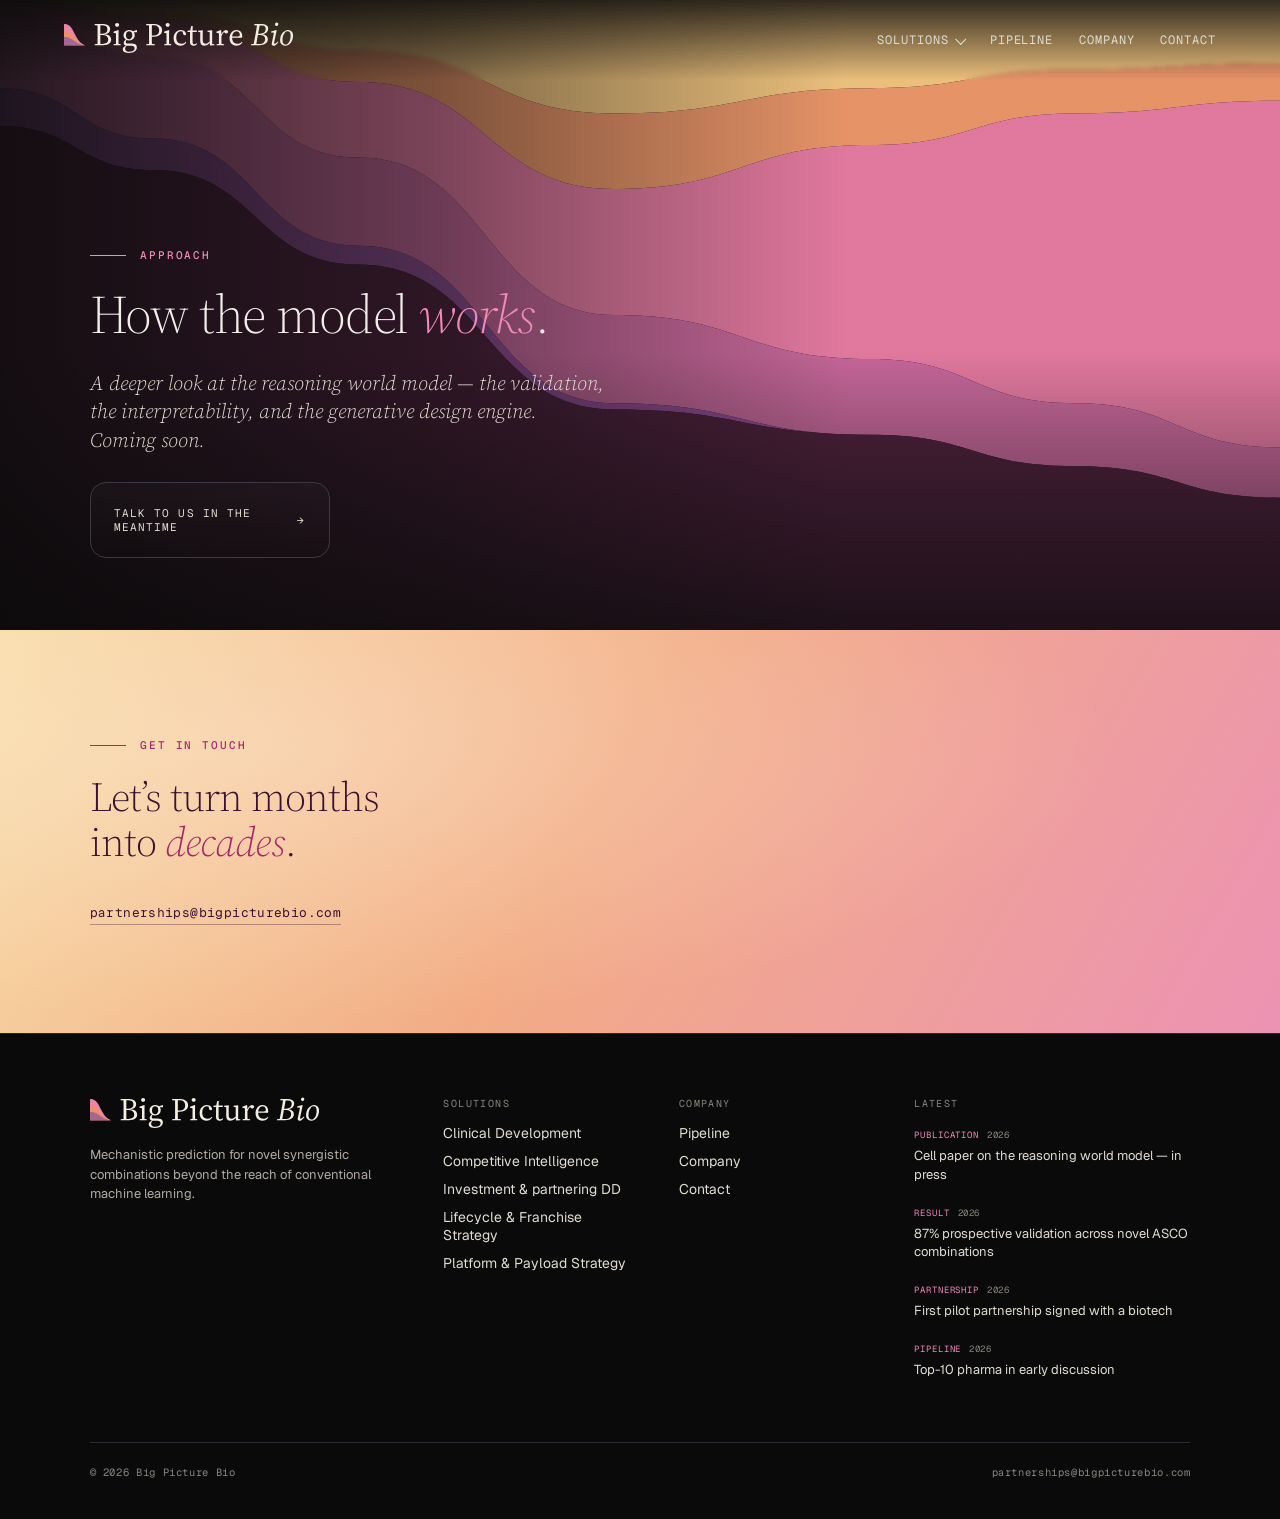
<file: approach.html>
<!DOCTYPE html>
<html lang="en">
<head>
<meta charset="utf-8">
<meta name="viewport" content="width=device-width, initial-scale=1">
<title>Approach — Big Picture Bio</title>
<meta name="description" content="How the world model works — coming soon.">
<meta name="robots" content="noindex">
<link rel="icon" href="/assets/brand/web/favicon.ico" sizes="any">
<link rel="icon" href="/assets/brand/web/favicon.svg" type="image/svg+xml">
<link rel="apple-touch-icon" href="/assets/brand/web/icon-180.png">
<link rel="preconnect" href="https://fonts.googleapis.com">
<link rel="preconnect" href="https://fonts.gstatic.com" crossorigin>
<link href="https://fonts.googleapis.com/css2?family=Geist:wght@300..700&family=Geist+Mono:wght@400..600&family=Source+Serif+4:ital,opsz,wght@0,8..60,300..700;1,8..60,300..700&display=swap" rel="stylesheet">
<link rel="stylesheet" href="/assets/site.css">
</head>
<body>
<div id="site-nav"></div>

<header class="hero" style="min-height:70vh">
  <div class="hero-bg js-muller" aria-hidden="true"></div>
  <div class="hero-scrim"></div>
  <div class="hero-inner">
    <div class="eyebrow"><span class="bar"></span>Approach</div>
    <h1>How the model <span class="italic">works</span>.</h1>
    <p class="sub">A deeper look at the reasoning world model — the validation, the interpretability, and the generative design engine. Coming soon.</p>
    <a class="sol-card reveal" href="/#contact" style="margin-top:28px; max-width:240px;"><span class="go">Talk to us in the meantime</span></a>
  </div>
</header>

<div id="site-contact"></div>
<div id="site-footer"></div>
<script src="/assets/site.js"></script>
</body>
</html>
</file>
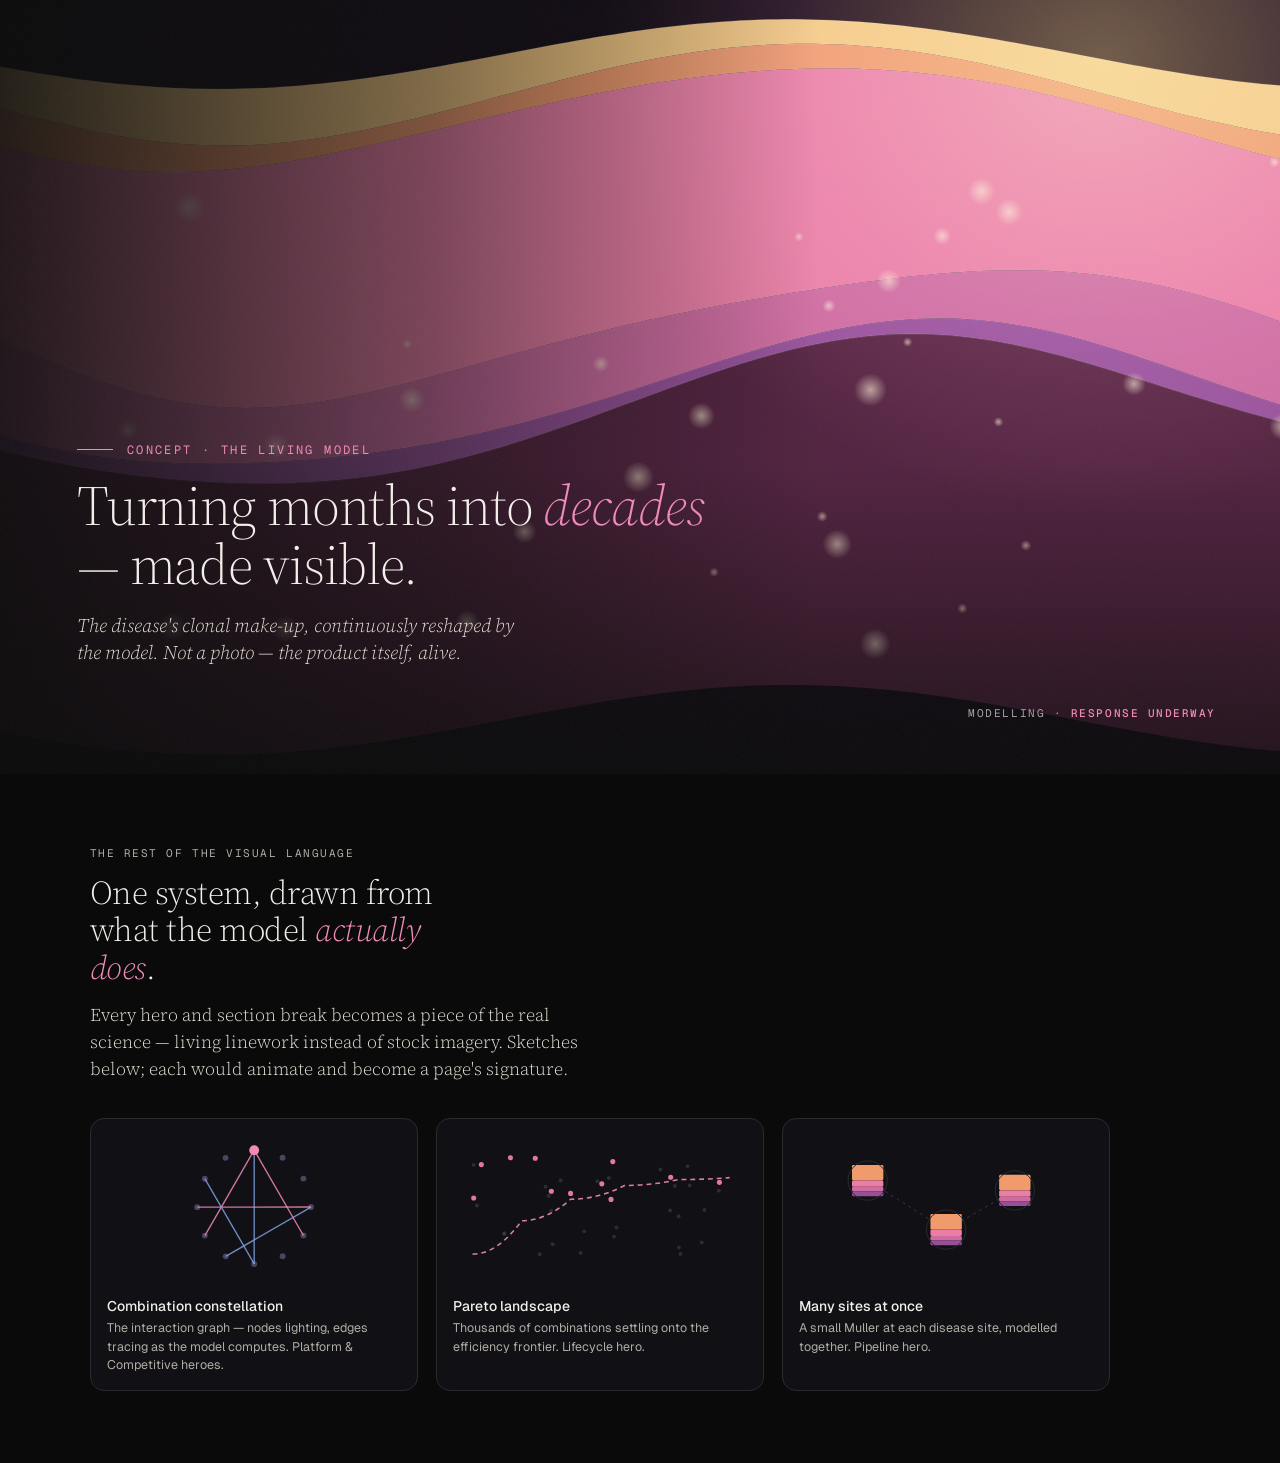
<file: concept.html>
<!DOCTYPE html>
<html lang="en">
<head>
<meta charset="utf-8">
<meta name="viewport" content="width=device-width, initial-scale=1">
<meta name="robots" content="noindex">
<title>Concept — Living Model — Big Picture Bio</title>
<link rel="preconnect" href="https://fonts.googleapis.com">
<link rel="preconnect" href="https://fonts.gstatic.com" crossorigin>
<link href="https://fonts.googleapis.com/css2?family=Geist:wght@300..700&family=Geist+Mono:wght@400..600&family=Source+Serif+4:ital,opsz,wght@0,8..60,300..700;1,8..60,300..700&display=swap" rel="stylesheet">
<style>
  :root{
    --bg:#0A0A0A; --ink:#F2EFEA; --ink-2:#E0DCD2; --muted:#B0ACA4; --accent:#F08AB8;
    --serif:"Source Serif 4",Georgia,serif; --sans:"Geist",-apple-system,sans-serif; --mono:"Geist Mono",ui-monospace,monospace;
  }
  *{box-sizing:border-box;margin:0;padding:0;}
  body{background:var(--bg);color:var(--ink);font-family:var(--sans);-webkit-font-smoothing:antialiased;overflow-x:hidden;}

  .hero{position:relative;height:86vh;min-height:600px;overflow:hidden;background:#120b16;}
  canvas#muller{position:absolute;inset:0;width:100%;height:100%;display:block;}
  .glow{position:absolute;inset:0;pointer-events:none;mix-blend-mode:screen;
    background:radial-gradient(58% 85% at 86% 8%, rgba(246,201,130,.42), rgba(240,138,184,.14) 42%, transparent 68%);}
  .scrim{position:absolute;inset:0;pointer-events:none;
    background:linear-gradient(90deg, rgba(10,10,10,.9) 0%, rgba(10,10,10,.5) 34%, rgba(10,10,10,0) 64%),
               linear-gradient(0deg, rgba(10,10,10,.7) 0%, rgba(10,10,10,0) 40%);}
  .grain{position:absolute;inset:0;pointer-events:none;opacity:.05;
    background-image:url("data:image/svg+xml,%3Csvg xmlns='http://www.w3.org/2000/svg' width='140' height='140'%3E%3Cfilter id='n'%3E%3CfeTurbulence type='fractalNoise' baseFrequency='0.85' numOctaves='2' stitchTiles='stitch'/%3E%3C/filter%3E%3Crect width='100%25' height='100%25' filter='url(%23n)'/%3E%3C/svg%3E");}
  .htext{position:absolute;left:6%;bottom:14%;z-index:4;width:min(680px,60%);}
  .eyebrow{font-family:var(--mono);font-size:12px;letter-spacing:.2em;text-transform:uppercase;color:var(--accent);display:flex;align-items:center;gap:14px;}
  .eyebrow .bar{width:36px;height:1px;background:var(--accent);display:inline-block;}
  h1{font-family:var(--serif);font-weight:300;font-size:clamp(30px,4.4vw,58px);line-height:1.05;letter-spacing:-.02em;margin:18px 0 0;}
  h1 .i{font-style:italic;color:var(--accent);}
  .sub{font-family:var(--serif);font-style:italic;font-weight:300;font-size:clamp(16px,1.5vw,21px);line-height:1.4;color:var(--ink-2);margin:18px 0 0;max-width:46ch;}
  .caption{position:absolute;right:5%;bottom:7%;z-index:4;font-family:var(--mono);font-size:11px;letter-spacing:.14em;text-transform:uppercase;color:rgba(242,239,234,.66);}
  .caption b{color:var(--accent);font-weight:500;}

  .wrap{max-width:1200px;margin:0 0 0 0;padding:clamp(48px,8vh,96px) clamp(24px,7vw,120px);}
  .note{font-family:var(--mono);font-size:11px;letter-spacing:.14em;text-transform:uppercase;color:var(--muted);}
  h2{font-family:var(--serif);font-weight:300;font-size:clamp(22px,2.6vw,34px);line-height:1.12;letter-spacing:-.015em;margin:14px 0 0;max-width:24ch;}
  h2 .a{font-style:italic;color:var(--accent);}
  .lead{font-family:var(--serif);font-weight:300;font-size:clamp(16px,1.4vw,20px);line-height:1.5;color:var(--ink-2);margin:16px 0 0;max-width:56ch;}
  .tiles{display:grid;grid-template-columns:repeat(3,1fr);gap:18px;margin-top:clamp(30px,4vh,48px);}
  @media(max-width:820px){.tiles{grid-template-columns:1fr;}}
  .tile{background:#111014;border:1px solid #2A2A30;border-radius:14px;padding:16px;}
  .tile svg{width:100%;height:150px;display:block;}
  .tile .tl{font-family:var(--sans);font-size:14px;color:var(--ink);margin-top:12px;font-weight:500;}
  .tile .td{font-family:var(--sans);font-size:12.5px;line-height:1.45;color:var(--muted);margin-top:4px;}
</style>
</head>
<body>

<section class="hero">
  <canvas id="muller"></canvas>
  <div class="glow"></div>
  <div class="scrim"></div>
  <div class="grain"></div>
  <div class="htext">
    <div class="eyebrow"><span class="bar"></span>Concept · the living model</div>
    <h1>Turning months into <span class="i">decades</span> — made visible.</h1>
    <p class="sub">The disease's clonal make-up, continuously reshaped by the model. Not a photo — the product itself, alive.</p>
  </div>
  <div class="caption">Modelling · <b><span id="state">response underway</span></b></div>
</section>

<div class="wrap">
  <div class="note">The rest of the visual language</div>
  <h2>One system, drawn from what the model <span class="a">actually does</span>.</h2>
  <p class="lead">Every hero and section break becomes a piece of the real science — living linework instead of stock imagery. Sketches below; each would animate and become a page's signature.</p>
  <div class="tiles">
    <div class="tile">
      <svg viewBox="0 0 300 150" id="tile-constellation" aria-hidden="true"></svg>
      <div class="tl">Combination constellation</div>
      <div class="td">The interaction graph — nodes lighting, edges tracing as the model computes. Platform &amp; Competitive heroes.</div>
    </div>
    <div class="tile">
      <svg viewBox="0 0 300 150" id="tile-pareto" aria-hidden="true"></svg>
      <div class="tl">Pareto landscape</div>
      <div class="td">Thousands of combinations settling onto the efficiency frontier. Lifecycle hero.</div>
    </div>
    <div class="tile">
      <svg viewBox="0 0 300 150" id="tile-sites" aria-hidden="true"></svg>
      <div class="tl">Many sites at once</div>
      <div class="td">A small Muller at each disease site, modelled together. Pipeline hero.</div>
    </div>
  </div>
</div>

<script>
(function(){
  var PAL=['#F6C982','#F19A6C','#EC7EA6','#CE6BA0','#96509A','#52223F'];
  var AGG=[0.00,0.00,0.02,0.12,0.06,0.80];
  var RES=[0.10,0.06,0.55,0.08,0.00,0.21];
  var N=6, SAMP=140;
  var wf=[];
  for(var i=0;i<N;i++){ wf.push({f:0.7+Math.random()*1.4, s:0.10+Math.random()*0.22, p:Math.random()*6.28, a:0.22+Math.random()*0.22}); }
  var parts=[];
  for(var p=0;p<34;p++){ parts.push({x:Math.random(),y:Math.random(),spd:0.00006+Math.random()*0.00012,r:0.6+Math.random()*1.8,ph:Math.random()*6.28}); }

  var cv=document.getElementById('muller'), ctx=cv.getContext('2d'), dpr=Math.min(window.devicePixelRatio||1,2), W=0,H=0;
  function resize(){ var r=cv.getBoundingClientRect(); W=r.width; H=r.height; cv.width=W*dpr; cv.height=H*dpr; ctx.setTransform(dpr,0,0,dpr,0,0); }
  window.addEventListener('resize',resize); resize();

  var stateEl=document.getElementById('state');
  function draw(now){
    var t=now/1000;
    var health=0.5+0.42*Math.sin(t*0.11);
    ctx.clearRect(0,0,W,H);
    var usable=H*0.86;
    var tops=[], bots=[];
    for(i=0;i<N;i++){ tops.push([]); bots.push([]); }
    for(var k=0;k<=SAMP;k++){
      var xN=k/SAMP, x=xN*W, sum=0, th=[];
      for(i=0;i<N;i++){
        var base=AGG[i]+(RES[i]-AGG[i])*health;
        var w=wf[i];
        var v=base*(1+w.a*Math.sin(w.f*xN*6.28 + t*w.s*6.28 + w.p));
        if(v<0.0006)v=0.0006; th.push(v); sum+=v;
      }
      var scale=usable/sum;
      var wig=Math.sin(x*0.0055+t*0.22)*H*0.045;
      var y=(H-usable)/2+wig;
      for(i=0;i<N;i++){ tops[i].push([x,y]); y+=th[i]*scale; bots[i].push([x,y]); }
    }
    for(i=0;i<N;i++){
      var T=tops[i], B=bots[i];
      ctx.beginPath();
      ctx.moveTo(T[0][0],T[0][1]);
      for(k=1;k<T.length;k++) ctx.lineTo(T[k][0],T[k][1]);
      for(k=B.length-1;k>=0;k--) ctx.lineTo(B[k][0],B[k][1]);
      ctx.closePath();
      ctx.fillStyle=PAL[i]; ctx.fill();
      ctx.beginPath();
      ctx.moveTo(T[0][0],T[0][1]);
      for(k=1;k<T.length;k++) ctx.lineTo(T[k][0],T[k][1]);
      ctx.strokeStyle='rgba(255,255,255,0.14)'; ctx.lineWidth=1; ctx.stroke();
    }
    for(p=0;p<parts.length;p++){
      var pt=parts[p]; pt.x+=pt.spd*1000/60; if(pt.x>1.05)pt.x=-0.05;
      var px=pt.x*W, py=(pt.y*0.7+0.15)*H + Math.sin(px*0.01+t*0.6+pt.ph)*14;
      var g=ctx.createRadialGradient(px,py,0,px,py,pt.r*7);
      g.addColorStop(0,'rgba(255,240,214,0.6)'); g.addColorStop(1,'rgba(255,240,214,0)');
      ctx.fillStyle=g; ctx.beginPath(); ctx.arc(px,py,pt.r*7,0,6.28); ctx.fill();
    }
    var s = health<0.34 ? 'aggressive disease' : (health>0.66 ? 'durable control' : 'response underway');
    if(stateEl.textContent!==s) stateEl.textContent=s;
    requestAnimationFrame(draw);
  }
  requestAnimationFrame(draw);

  var NS='http://www.w3.org/2000/svg';
  function el(t,a){ var e=document.createElementNS(NS,t); for(var k in a) e.setAttribute(k,a[k]); return e; }

  var c=document.getElementById('tile-constellation');
  var cx=150,cy=72,R=58,names=12;
  for(i=0;i<names;i++){ var ang=i/names*6.28-1.57; var nx=cx+Math.cos(ang)*R, ny=cy+Math.sin(ang)*R;
    c.appendChild(el('circle',{cx:nx,cy:ny,r:3,fill:'#4b4360'})); }
  var edges=[[0,4],[0,6],[0,8],[3,7],[3,9],[6,10]];
  for(i=0;i<edges.length;i++){ var a1=edges[i][0]/names*6.28-1.57,a2=edges[i][1]/names*6.28-1.57;
    var l=el('line',{x1:cx+Math.cos(a1)*R,y1:cy+Math.sin(a1)*R,x2:cx+Math.cos(a2)*R,y2:cy+Math.sin(a2)*R,stroke:(i%2?'#7FA0E0':'#F08AB8'),'stroke-width':1.4,opacity:.85}); c.appendChild(l); }
  c.appendChild(el('circle',{cx:cx+Math.cos(-1.57)*R,cy:cy+Math.sin(-1.57)*R,r:5,fill:'#F08AB8'}));

  var pa=document.getElementById('tile-pareto');
  for(i=0;i<38;i++){ var rx=18+Math.random()*264, ry=20+Math.random()*110;
    var hi=ry<70&&Math.random()>0.5; pa.appendChild(el('circle',{cx:rx,cy:ry,r:hi?2.6:2,fill:hi?'#EC7EA6':'#4b4650',opacity:hi?.95:.5})); }
  var fr=[[20,120],[70,86],[120,64],[175,50],[230,44],[282,42]];
  var d='M'+fr[0][0]+' '+fr[0][1]; for(i=1;i<fr.length;i++){ var mx=(fr[i-1][0]+fr[i][0])/2; d+=' Q'+mx+' '+fr[i-1][1]+' '+fr[i][0]+' '+fr[i][1]; }
  pa.appendChild(el('path',{d:d,fill:'none',stroke:'#F08AB8','stroke-width':1.6,'stroke-dasharray':'5 4',opacity:.9}));

  var st=document.getElementById('tile-sites');
  var sites=[[70,45],[150,95],[220,55]];
  st.appendChild(el('path',{d:'M70 45 L150 95 L220 55',fill:'none',stroke:'#3a3446','stroke-width':1,'stroke-dasharray':'3 4'}));
  for(i=0;i<sites.length;i++){ var bx=sites[i][0]-16,by=sites[i][1]-16,seg=[0.5,0.2,0.15,0.15];
    var yy=by; for(var j=0;j<4;j++){ st.appendChild(el('rect',{x:bx,y:yy,width:32,height:seg[j]*32,rx:1.5,fill:PAL[j+1]})); yy+=seg[j]*32; }
    st.appendChild(el('circle',{cx:sites[i][0],cy:sites[i][1],r:20,fill:'none',stroke:'#2A2A30','stroke-width':1})); }
})();
</script>
</body>
</html>
</file>
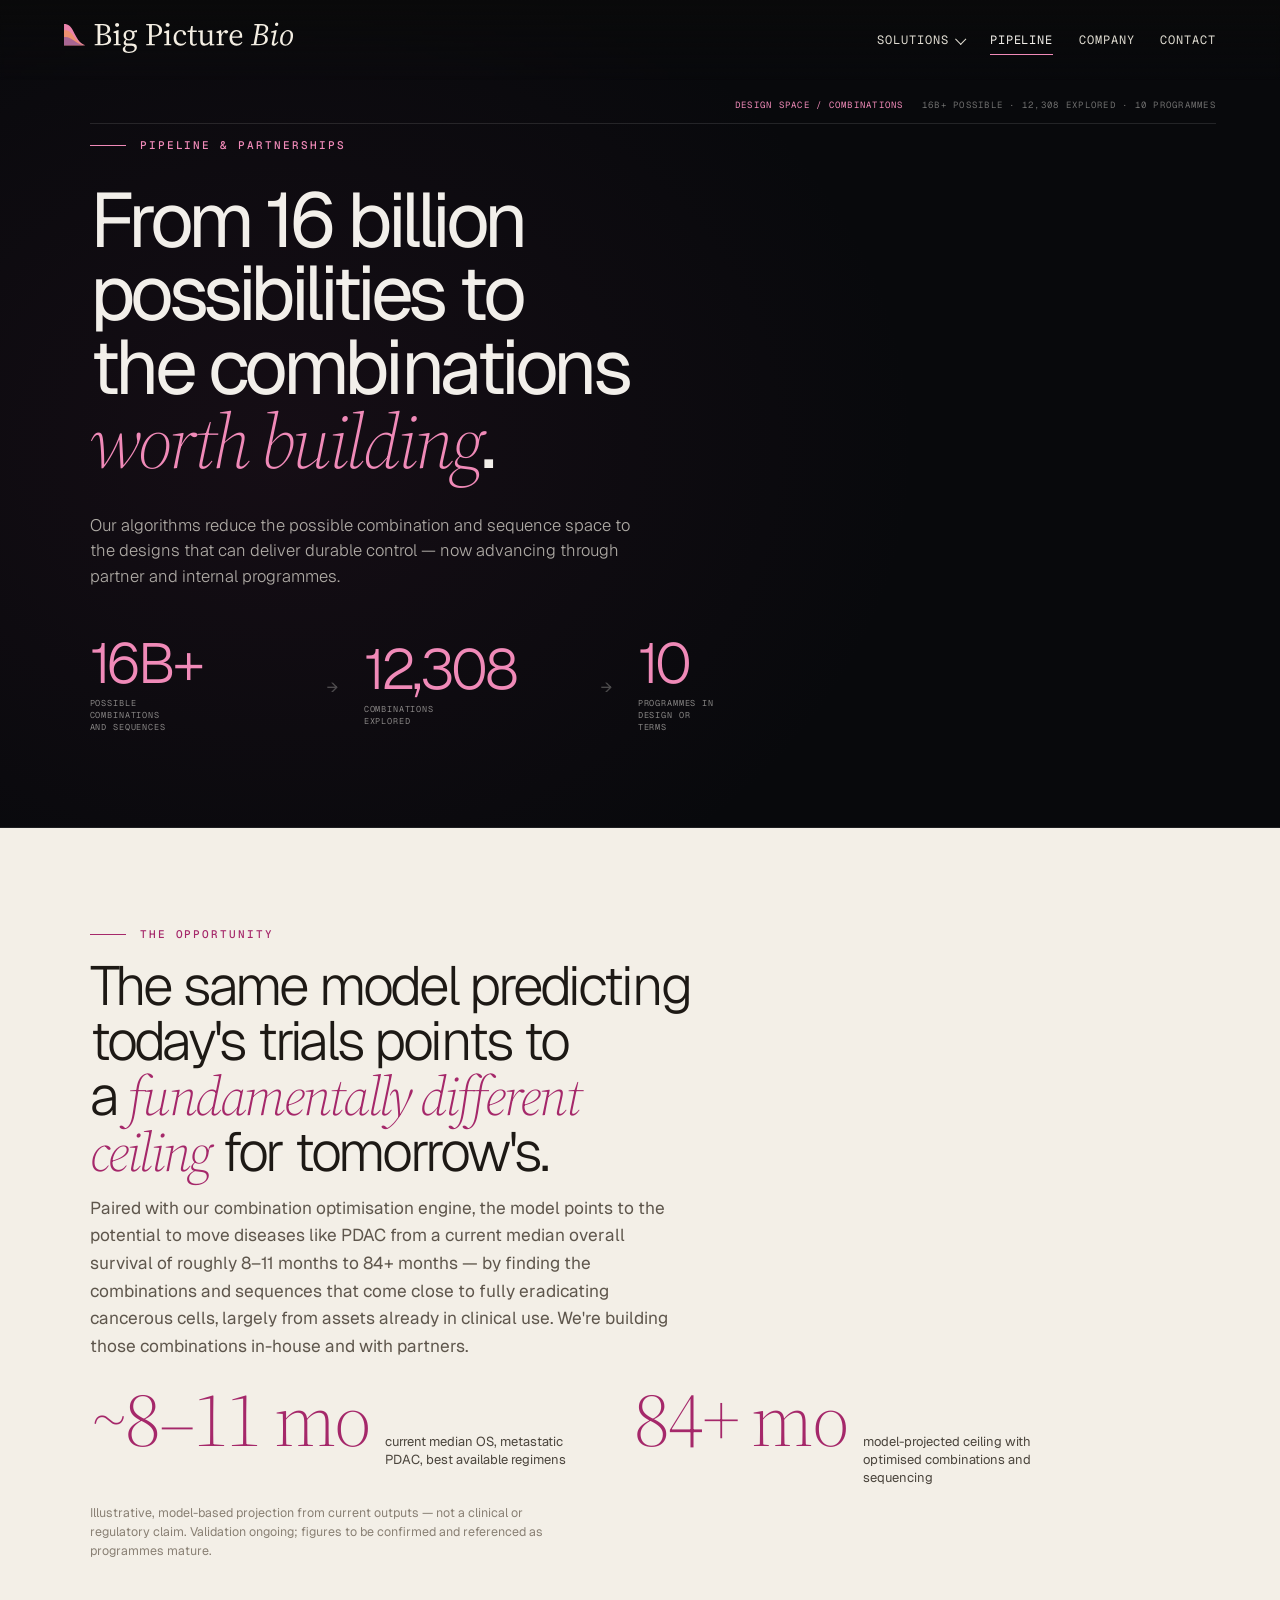
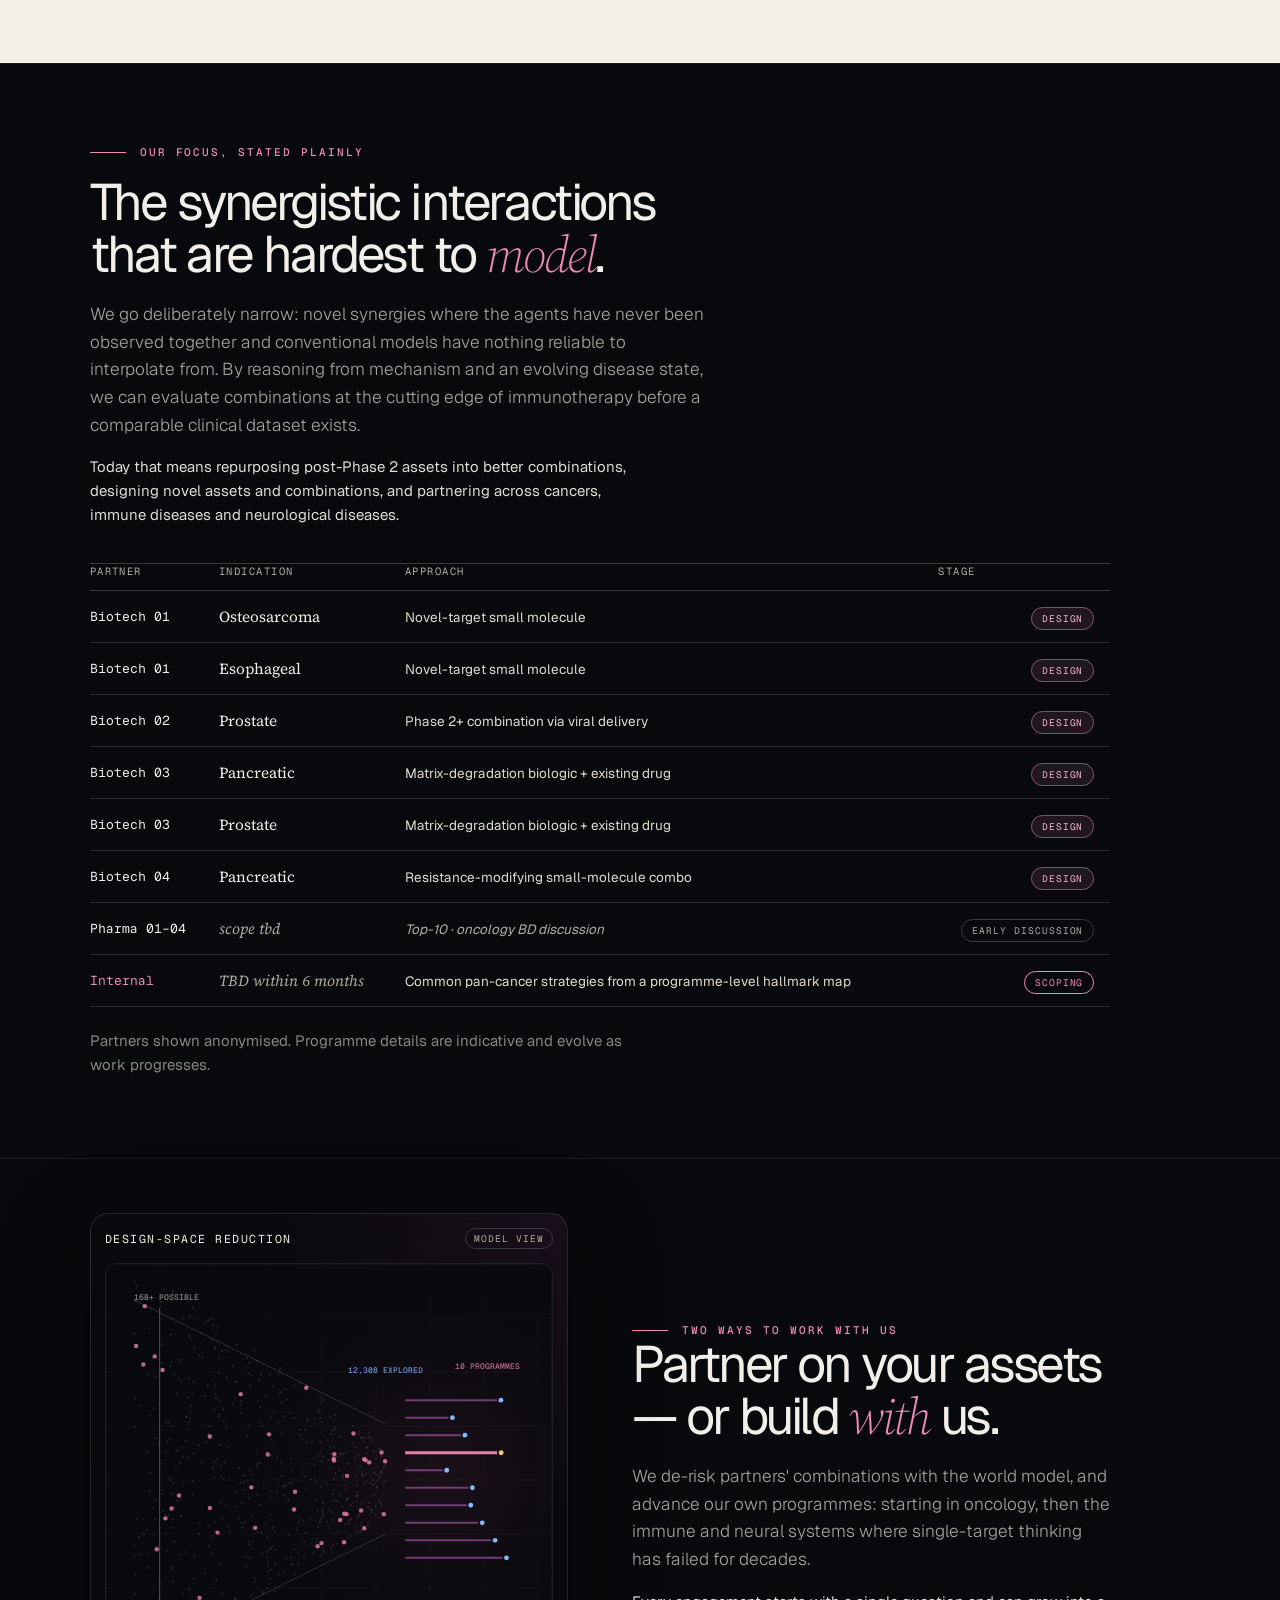
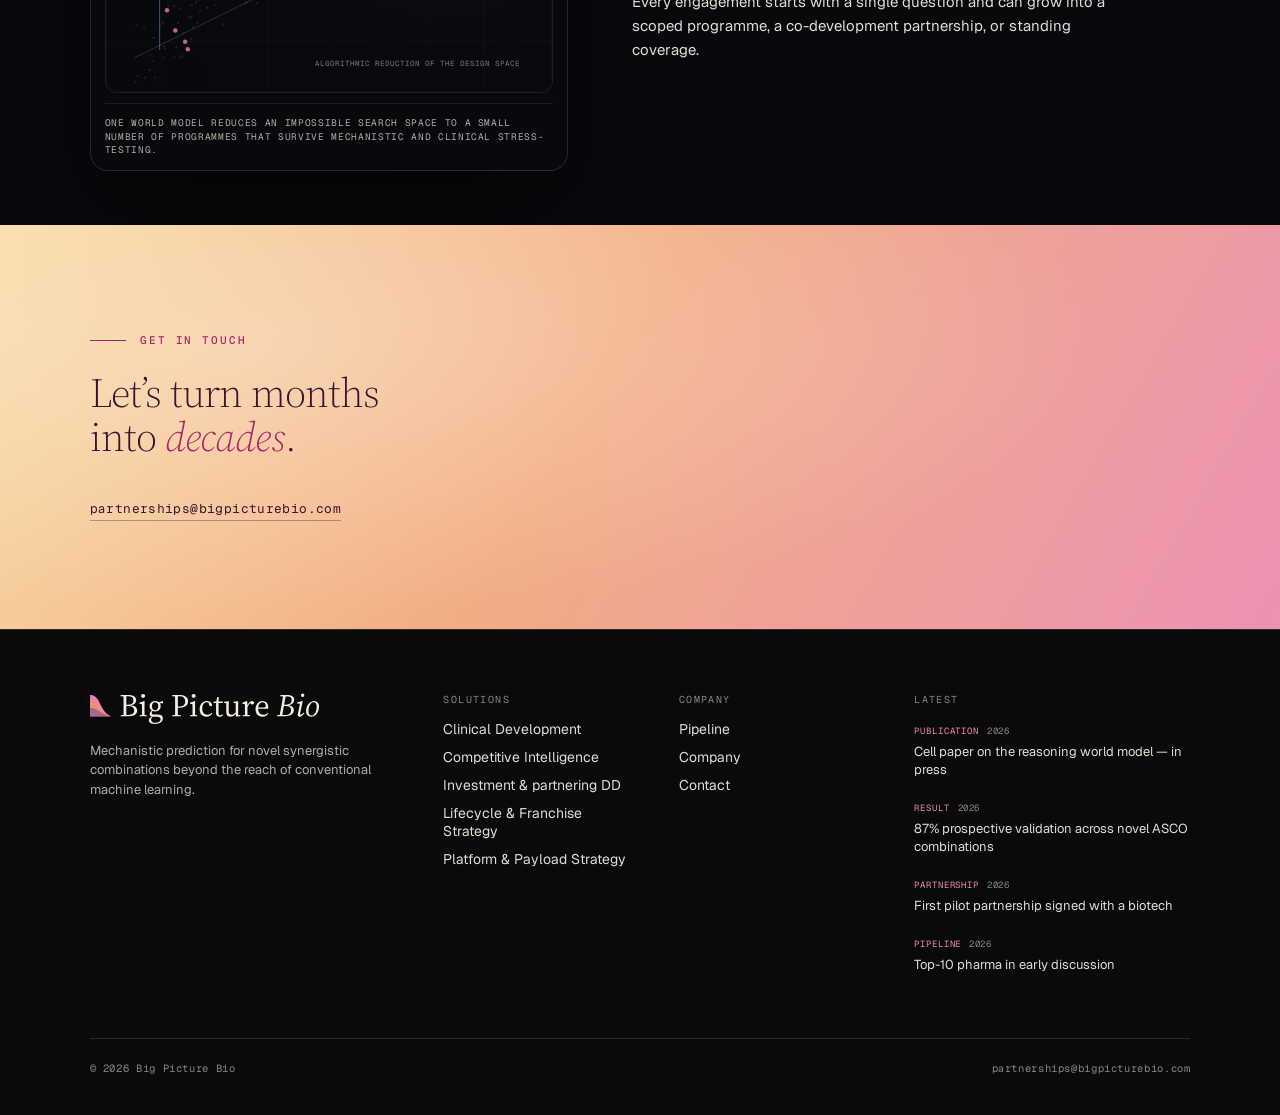
<file: pipeline.html>
<!DOCTYPE html>
<html lang="en">
<head>
<meta charset="utf-8">
<meta name="viewport" content="width=device-width, initial-scale=1">
<title>Pipeline &amp; Partnerships — Big Picture Bio</title>
<meta name="description" content="From more than 16 billion possible combinations and sequences, Big Picture Bio has explored 12,308 to identify the combinations worth building.">
<link rel="icon" href="/assets/brand/web/favicon.ico" sizes="any">
<link rel="icon" href="/assets/brand/web/favicon.svg" type="image/svg+xml">
<link rel="apple-touch-icon" href="/assets/brand/web/icon-180.png">
<link rel="preconnect" href="https://fonts.googleapis.com">
<link rel="preconnect" href="https://fonts.gstatic.com" crossorigin>
<link href="https://fonts.googleapis.com/css2?family=Geist:wght@300..700&family=Geist+Mono:wght@400..600&family=Source+Serif+4:ital,opsz,wght@0,8..60,300..700;1,8..60,300..700&display=swap" rel="stylesheet">
<link rel="stylesheet" href="/assets/site.css">
</head>
<body class="inner-page pipeline-page" data-bio-art="combination-space">
<div id="site-nav"></div>

<header class="hero">
  <div class="hero-bg"><img src="/img/journey-1-together.jpg" alt=""></div>
  <div class="hero-scrim"></div>
  <div class="hero-inner">
    <div class="eyebrow"><span class="bar"></span>Pipeline &amp; Partnerships</div>
    <h1>From 16 billion possibilities to the combinations <span class="italic">worth building</span>.</h1>
    <p class="sub">Our algorithms reduce the possible combination and sequence space to the designs that can deliver durable control — now advancing through partner and internal programmes.</p>
    <div class="scale-run" aria-label="More than 16 billion possible combinations and sequences reduced to 12,308 explored combinations and ten programmes">
      <div><strong>16B+</strong><span>possible combinations and sequences</span></div>
      <i>→</i>
      <div><strong>12,308</strong><span>combinations explored</span></div>
      <i>→</i>
      <div><strong>10</strong><span>programmes in design or terms</span></div>
    </div>
  </div>
</header>

<!-- ============ THE OPPORTUNITY (light) ============ -->
<section class="problem">
  <div class="problem-inner reveal">
    <div class="eyebrow"><span class="bar"></span>The opportunity</div>
    <h2 class="problem-head">The same model predicting today's trials points to a <span class="accent">fundamentally different ceiling</span> for tomorrow's.</h2>
    <p class="problem-lead">Paired with our combination optimisation engine, the model points to the potential to move diseases like PDAC from a current median overall survival of roughly 8–11 months to 84+ months — by finding the combinations and sequences that come close to fully eradicating cancerous cells, largely from assets already in clinical use. We're building those combinations in-house and with partners.</p>
    <div class="kpis reveal mt-m">
      <div class="statline"><span class="n">~8–11 mo</span><span class="l">current median OS, metastatic PDAC, best available regimens</span></div>
      <div class="statline"><span class="n">84+ mo</span><span class="l">model-projected ceiling with optimised combinations and sequencing</span></div>
    </div>
    <p class="footnote">Illustrative, model-based projection from current outputs — not a clinical or regulatory claim. Validation ongoing; figures to be confirmed and referenced as programmes mature.</p>
  </div>
</section>

<section class="block">
  <div class="wrap">
    <div class="block-head reveal">
      <div class="eyebrow"><span class="bar"></span>Our focus, stated plainly</div>
      <h2 class="head mt-s">The synergistic interactions that are hardest to <span class="accent">model</span>.</h2>
      <p class="lead">We go deliberately narrow: novel synergies where the agents have never been observed together and conventional models have nothing reliable to interpolate from. By reasoning from mechanism and an evolving disease state, we can evaluate combinations at the cutting edge of immunotherapy before a comparable clinical dataset exists.</p>
      <p class="body">Today that means repurposing post-Phase&nbsp;2 assets into better combinations, designing novel assets and combinations, and partnering across cancers, immune diseases and neurological diseases.</p>
    </div>

    <div class="reveal">
      <table class="ptable">
        <thead>
          <tr><th>Partner</th><th>Indication</th><th>Approach</th><th>Stage</th></tr>
        </thead>
        <tbody>
          <tr><td class="partner">Biotech 01</td><td class="ind">Osteosarcoma</td><td class="appr">Novel-target small molecule</td><td class="stage"><span class="stage-tag design">Design</span></td></tr>
          <tr><td class="partner">Biotech 01</td><td class="ind">Esophageal</td><td class="appr">Novel-target small molecule</td><td class="stage"><span class="stage-tag design">Design</span></td></tr>
          <tr><td class="partner">Biotech 02</td><td class="ind">Prostate</td><td class="appr">Phase 2+ combination via viral delivery</td><td class="stage"><span class="stage-tag design">Design</span></td></tr>
          <tr><td class="partner">Biotech 03</td><td class="ind">Pancreatic</td><td class="appr">Matrix-degradation biologic + existing drug</td><td class="stage"><span class="stage-tag design">Design</span></td></tr>
          <tr><td class="partner">Biotech 03</td><td class="ind">Prostate</td><td class="appr">Matrix-degradation biologic + existing drug</td><td class="stage"><span class="stage-tag design">Design</span></td></tr>
          <tr><td class="partner">Biotech 04</td><td class="ind">Pancreatic</td><td class="appr">Resistance-modifying small-molecule combo</td><td class="stage"><span class="stage-tag design">Design</span></td></tr>
          <tr><td class="partner">Pharma 01–04</td><td class="ind tbd">scope tbd</td><td class="appr tbd">Top-10 · oncology BD discussion</td><td class="stage"><span class="stage-tag">Early discussion</span></td></tr>
          <tr><td class="partner internal">Internal</td><td class="ind tbd">TBD within 6 months</td><td class="appr">Common pan-cancer strategies from a programme-level hallmark map</td><td class="stage"><span class="stage-tag scoping">Scoping</span></td></tr>
        </tbody>
      </table>
      <p class="body" style="color:var(--faint); margin-top:22px;">Partners shown anonymised. Programme details are indicative and evolve as work progresses.</p>
    </div>
  </div>
</section>

<section class="block tight">
  <div class="wrap">
    <div class="row reverse">
      <div class="col-exhibit reveal">
        <div class="panel">
          <div class="panel-head"><span class="panel-title">Design-space reduction</span><span class="panel-tag">Model view</span></div>
          <div class="bio-instrument" data-bio-art="combination-space"></div>
          <div class="panel-note">One world model reduces an impossible search space to a small number of programmes that survive mechanistic and clinical stress-testing.</div>
        </div>
      </div>
      <div class="col-text reveal">
        <div class="eyebrow"><span class="bar"></span>Two ways to work with us</div>
        <h2 class="head mt-s">Partner on your assets — or build <span class="accent">with</span> us.</h2>
        <p class="lead">We de-risk partners' combinations with the world model, and advance our own programmes: starting in oncology, then the immune and neural systems where single-target thinking has failed for decades.</p>
        <p class="body">Every engagement starts with a single question and can grow into a scoped programme, a co-development partnership, or standing coverage.</p>
      </div>
    </div>
  </div>
</section>

<div id="site-contact"></div>
<div id="site-footer"></div>
<script src="/assets/site.js"></script>
<script src="/assets/inner-visuals.js"></script>
</body>
</html>
</file>
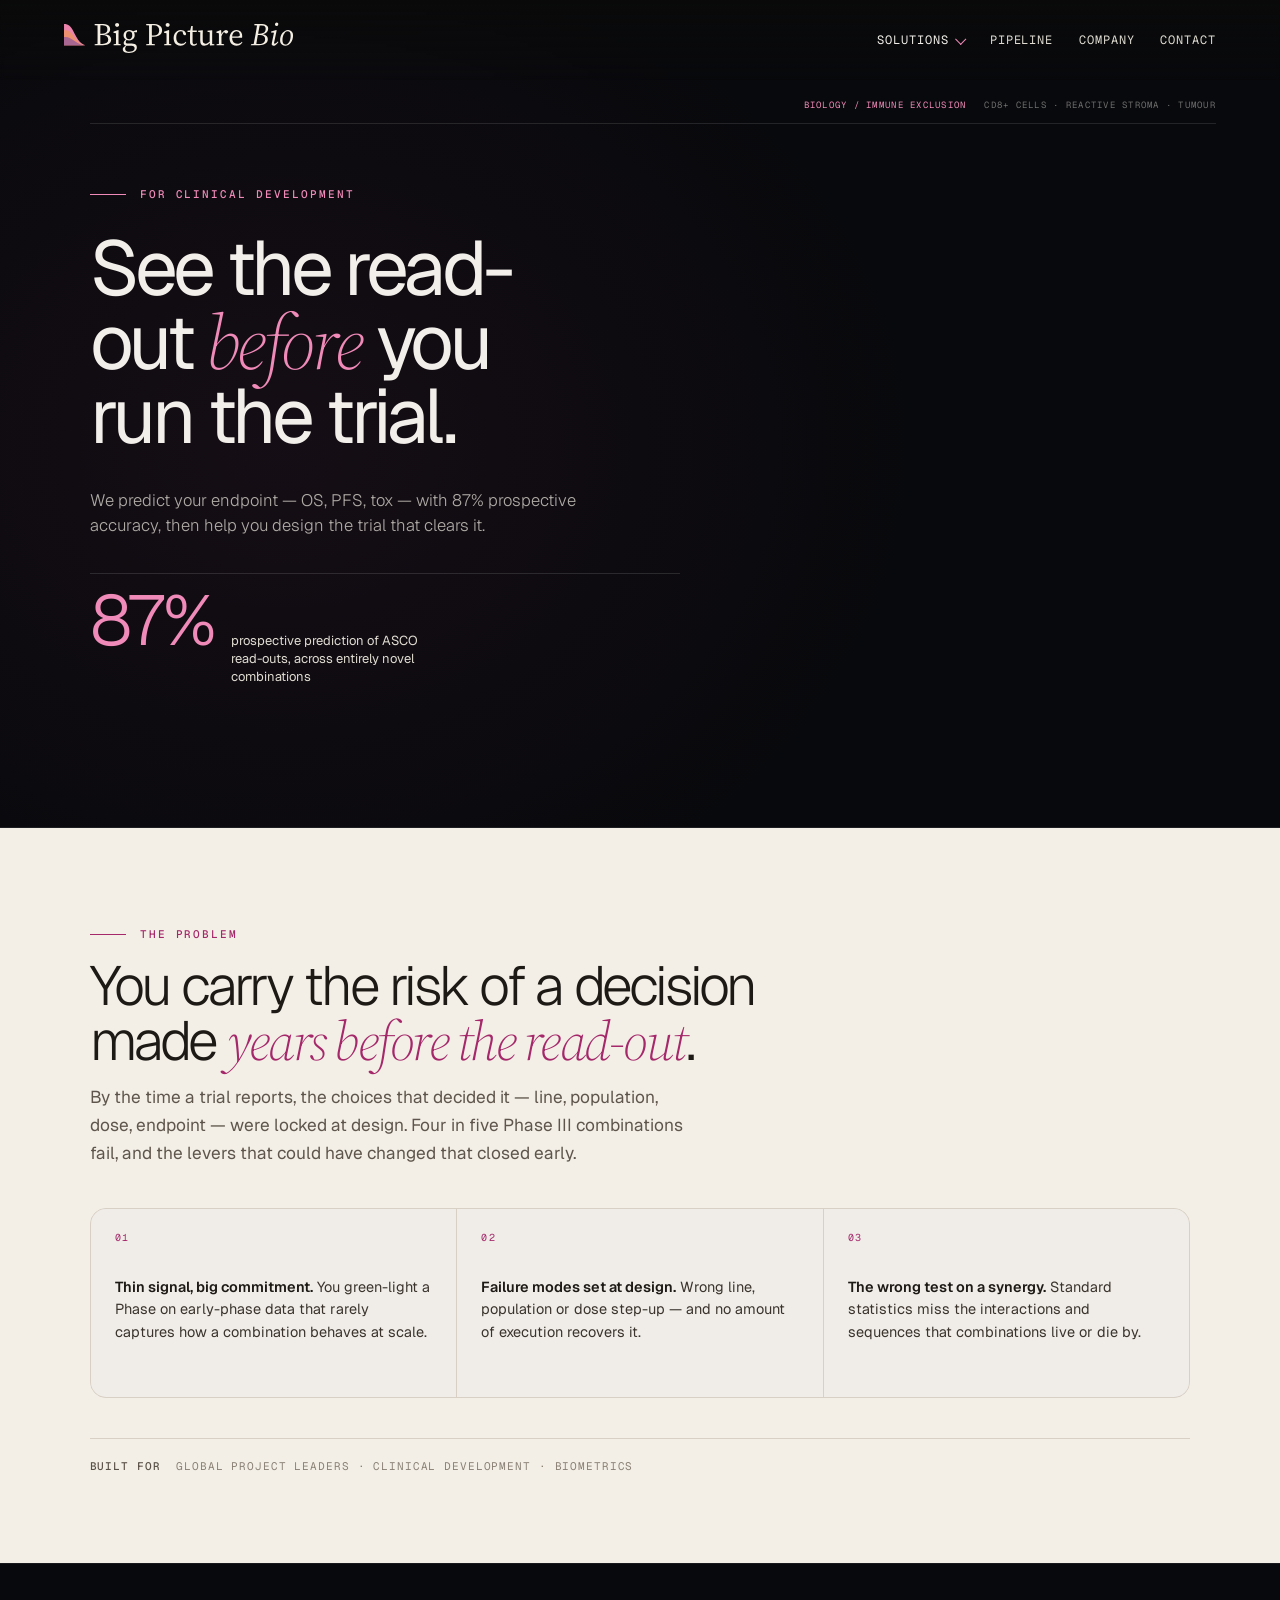
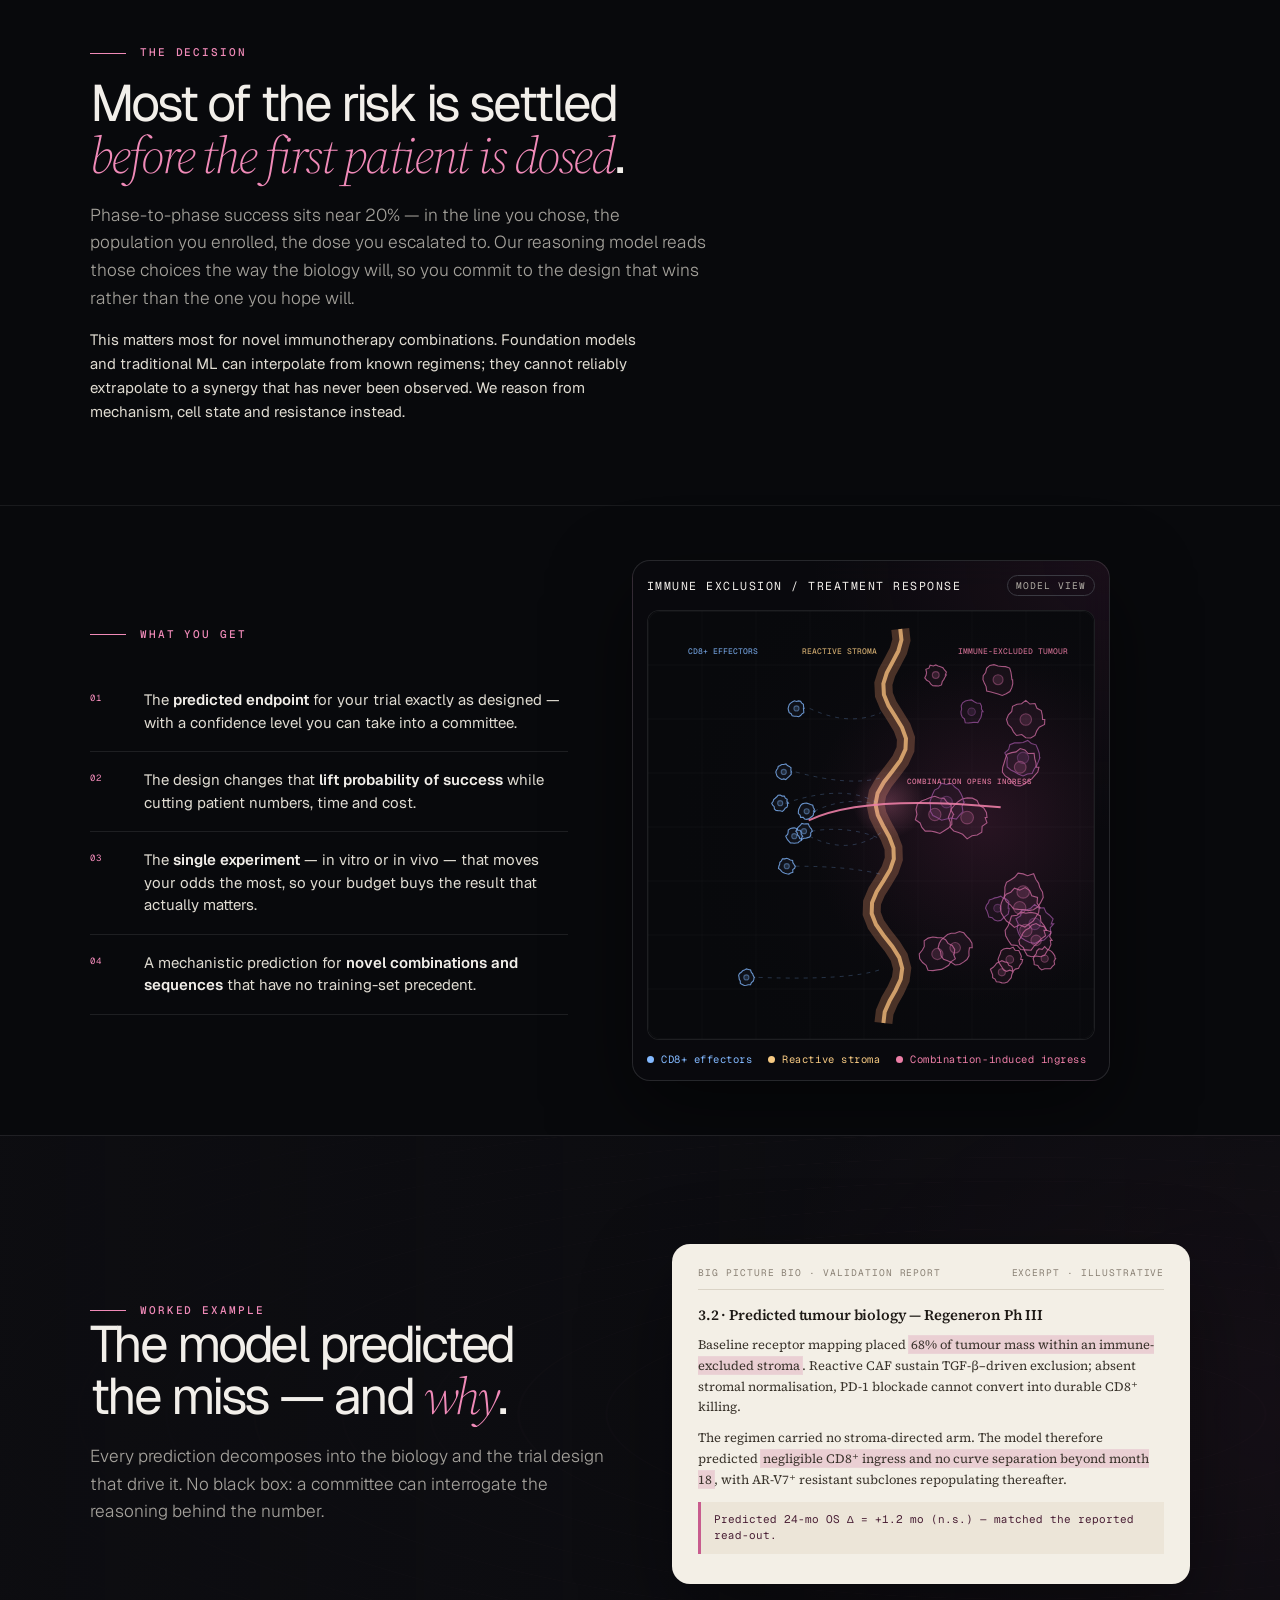
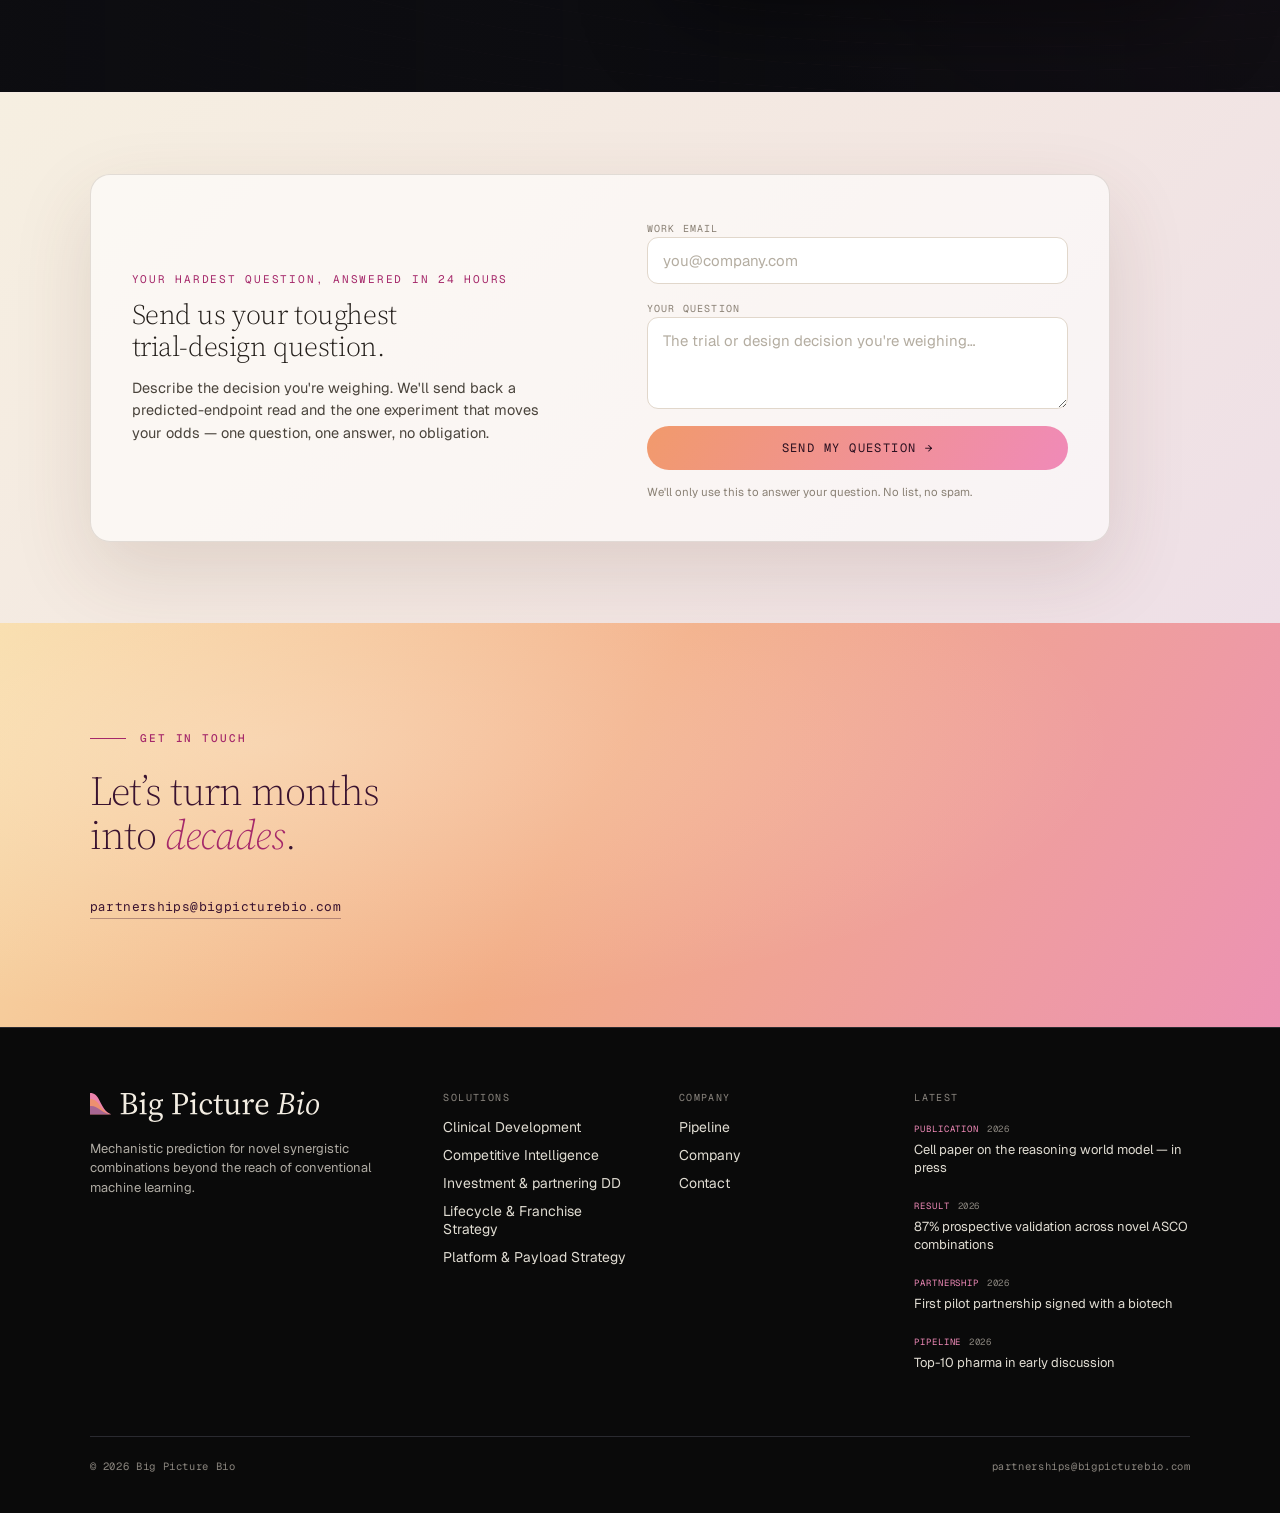
<file: solutions/clinical-development.html>
<!DOCTYPE html>
<html lang="en">
<head>
<meta charset="utf-8">
<meta name="viewport" content="width=device-width, initial-scale=1">
<title>Clinical Development — Big Picture Bio</title>
<meta name="description" content="See the read-out before you run the trial. We predict your endpoint with 87% prospective accuracy, then design the trial that clears it — on fewer patients, in less time.">
<link rel="icon" href="/assets/brand/web/favicon.ico" sizes="any">
<link rel="icon" href="/assets/brand/web/favicon.svg" type="image/svg+xml">
<link rel="apple-touch-icon" href="/assets/brand/web/icon-180.png">
<link rel="preconnect" href="https://fonts.googleapis.com">
<link rel="preconnect" href="https://fonts.gstatic.com" crossorigin>
<link href="https://fonts.googleapis.com/css2?family=Geist:wght@300..700&family=Geist+Mono:wght@400..600&family=Source+Serif+4:ital,opsz,wght@0,8..60,300..700;1,8..60,300..700&display=swap" rel="stylesheet">
<link rel="stylesheet" href="/assets/site.css">
</head>
<body class="inner-page" data-bio-art="immune-exclusion">
<div id="site-nav"></div>

<!-- HERO -->
<header class="hero">
  <div class="hero-bg"><img src="/img/journey-3-summit.jpg" alt=""></div>
  <div class="hero-scrim"></div>
  <div class="hero-inner">
    <div class="eyebrow"><span class="bar"></span>For Clinical Development</div>
    <h1>See the read-out <span class="italic">before</span> you run the trial.</h1>
    <p class="sub">We predict your endpoint — OS, PFS, tox — with 87% prospective accuracy, then help you design the trial that clears it.</p>
    <div class="statline"><span class="n">87%</span><span class="l">prospective prediction of ASCO read-outs, across entirely novel combinations</span></div>
  </div>
</header>

<!-- THE PROBLEM -->
<section class="problem">
  <div class="problem-inner reveal">
    <div class="eyebrow"><span class="bar"></span>The problem</div>
    <h2 class="problem-head">You carry the risk of a decision made <span class="accent">years before the read-out</span>.</h2>
    <p class="problem-lead">By the time a trial reports, the choices that decided it — line, population, dose, endpoint — were locked at design. Four in five Phase III combinations fail, and the levers that could have changed that closed early.</p>
    <div class="problem-points">
      <div class="ppoint"><span class="pn">01</span><p><b>Thin signal, big commitment.</b> You green-light a Phase on early-phase data that rarely captures how a combination behaves at scale.</p></div>
      <div class="ppoint"><span class="pn">02</span><p><b>Failure modes set at design.</b> Wrong line, population or dose step-up — and no amount of execution recovers it.</p></div>
      <div class="ppoint"><span class="pn">03</span><p><b>The wrong test on a synergy.</b> Standard statistics miss the interactions and sequences that combinations live or die by.</p></div>
    </div>
    <p class="problem-for"><b>Built for</b> &nbsp;Global Project Leaders · Clinical Development · Biometrics</p>
  </div>
</section>

<!-- THE DECISION -->
<section class="block">
  <div class="wrap">
    <div class="block-head reveal">
      <div class="eyebrow"><span class="bar"></span>The decision</div>
      <h2 class="head mt-s">Most of the risk is settled <span class="accent">before the first patient is dosed</span>.</h2>
      <p class="lead">Phase-to-phase success sits near 20% — in the line you chose, the population you enrolled, the dose you escalated to. Our reasoning model reads those choices the way the biology will, so you commit to the design that wins rather than the one you hope will.</p>
      <p class="body">This matters most for novel immunotherapy combinations. Foundation models and traditional ML can interpolate from known regimens; they cannot reliably extrapolate to a synergy that has never been observed. We reason from mechanism, cell state and resistance instead.</p>
    </div>
  </div>
</section>

<!-- WHAT WE DELIVER + EXHIBIT -->
<section class="block tight">
  <div class="wrap">
    <div class="row">
      <div class="col-text reveal">
        <div class="eyebrow"><span class="bar"></span>What you get</div>
        <ul class="deliverables">
          <li>The <b>predicted endpoint</b> for your trial exactly as designed — with a confidence level you can take into a committee.</li>
          <li>The design changes that <b>lift probability of success</b> while cutting patient numbers, time and cost.</li>
          <li>The <b>single experiment</b> — in vitro or in vivo — that moves your odds the most, so your budget buys the result that actually matters.</li>
          <li>A mechanistic prediction for <b>novel combinations and sequences</b> that have no training-set precedent.</li>
        </ul>
      </div>
      <div class="col-exhibit reveal">
        <div class="panel">
          <div class="panel-head"><span class="panel-title">Immune exclusion / treatment response</span><span class="panel-tag">Model view</span></div>
          <div class="bio-instrument" data-bio-art="immune-exclusion"></div>
          <div class="panel-legend">
            <span style="color:#83B9FF"><i></i>CD8+ effectors</span>
            <span style="color:#F6C982"><i></i>Reactive stroma</span>
            <span style="color:#EC7EA6"><i></i>Combination-induced ingress</span>
          </div>
        </div>
      </div>
    </div>
  </div>
</section>

<!-- WORKED EXAMPLE -->
<section class="section">
  <div class="section-bg"><img src="/img/journey-waves.jpg" alt=""></div>
  <div class="section-inner">
    <div class="row">
      <div class="col-text reveal">
        <div class="eyebrow"><span class="bar"></span>Worked example</div>
        <h2 class="head mt-s">The model predicted the miss — and <span class="accent">why</span>.</h2>
        <p class="lead">Every prediction decomposes into the biology and the trial design that drive it. No black box: a committee can interrogate the reasoning behind the number.</p>
      </div>
      <div class="col-exhibit reveal">
        <div class="report">
          <div class="report-top"><span>Big Picture Bio · Validation report</span><span>Excerpt · illustrative</span></div>
          <h4>3.2 · Predicted tumour biology — Regeneron Ph III</h4>
          <p>Baseline receptor mapping placed <span class="hl">68% of tumour mass within an immune-excluded stroma</span>. Reactive CAF sustain TGF-β–driven exclusion; absent stromal normalisation, PD-1 blockade cannot convert into durable CD8⁺ killing.</p>
          <p>The regimen carried no stroma-directed arm. The model therefore predicted <span class="hl">negligible CD8⁺ ingress and no curve separation beyond month 18</span>, with AR-V7⁺ resistant subclones repopulating thereafter.</p>
          <div class="callout">Predicted 24-mo OS Δ = +1.2 mo (n.s.) — matched the reported read-out.</div>
        </div>
      </div>
    </div>
  </div>
</section>

<!-- LEAD MAGNET -->
<section class="block leadmag on-light">
  <div class="wrap">
    <div class="lm-card reveal">
      <div>
        <div class="lm-eyebrow">Your hardest question, answered in 24 hours</div>
        <h2>Send us your toughest trial-design question.</h2>
        <p>Describe the decision you're weighing. We'll send back a predicted-endpoint read and the one experiment that moves your odds — one question, one answer, no obligation.</p>
      </div>
      <form>
        <div><label>Work email</label><input type="email" name="email" required placeholder="you@company.com"></div>
        <div><label>Your question</label><textarea name="question" required placeholder="The trial or design decision you're weighing…"></textarea></div>
        <button class="submit" type="submit">Send my question →</button>
        <p class="consent">We'll only use this to answer your question. No list, no spam.</p>
      </form>
    </div>
  </div>
</section>

<div id="site-contact"></div>
<div id="site-footer"></div>
<script src="/assets/site.js"></script>
<script src="/assets/inner-visuals.js"></script>
</body>
</html>
</file>
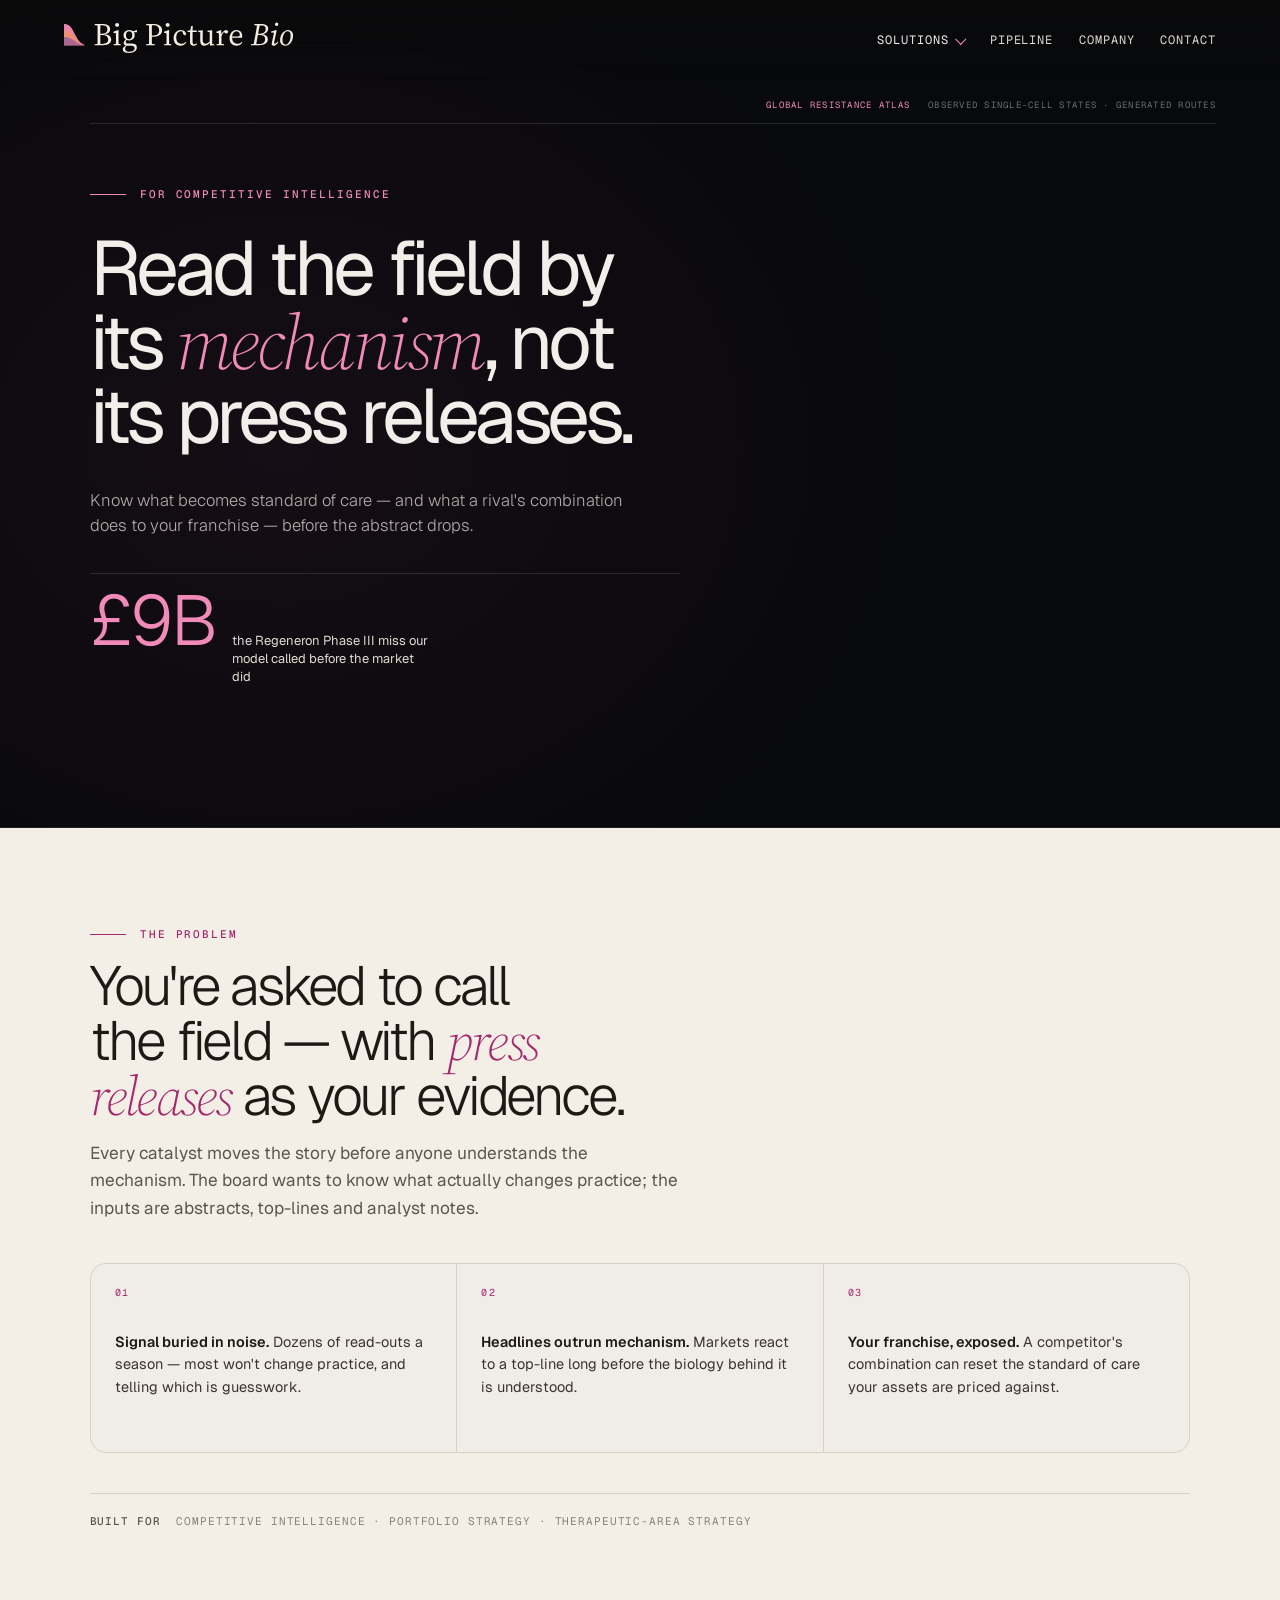
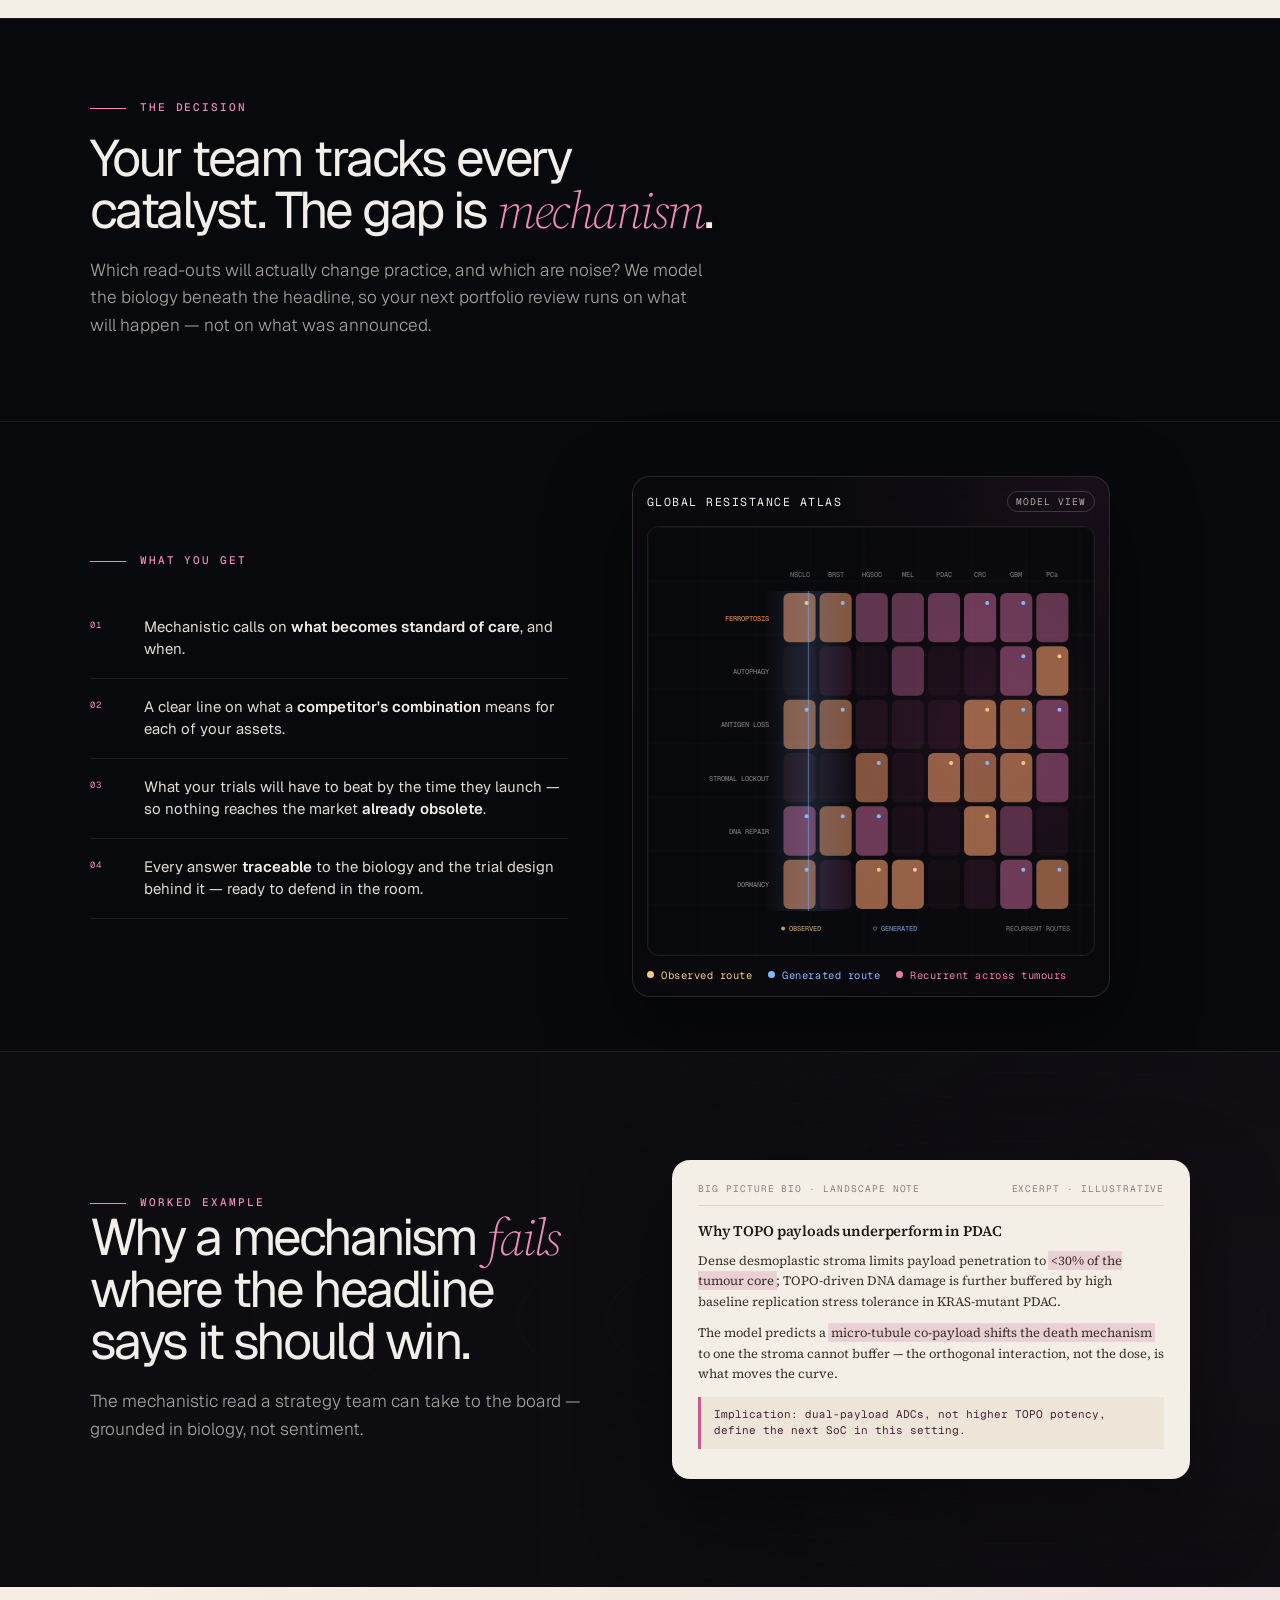
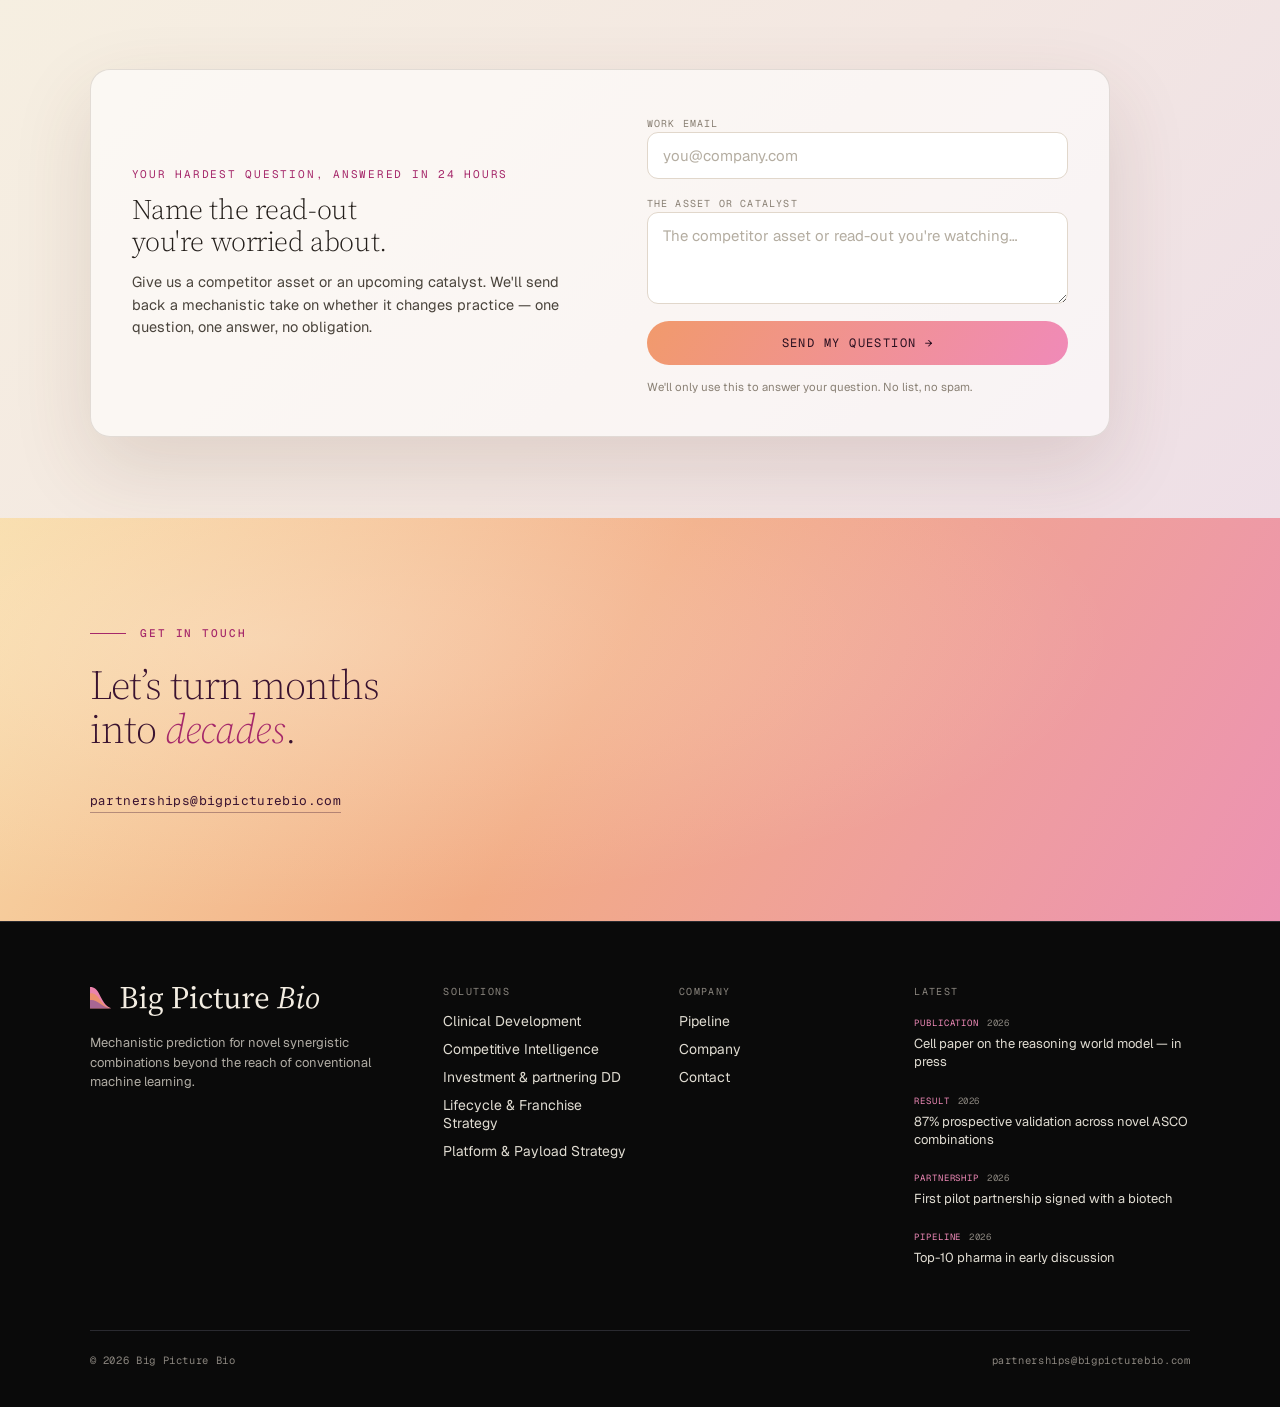
<file: solutions/competitive-intelligence.html>
<!DOCTYPE html>
<html lang="en">
<head>
<meta charset="utf-8">
<meta name="viewport" content="width=device-width, initial-scale=1">
<title>Competitive Intelligence — Big Picture Bio</title>
<meta name="description" content="Read the field by its mechanism, not its press releases. Know what becomes standard of care — and what a rival's combination does to your franchise — before the abstract drops.">
<link rel="icon" href="/assets/brand/web/favicon.ico" sizes="any">
<link rel="icon" href="/assets/brand/web/favicon.svg" type="image/svg+xml">
<link rel="apple-touch-icon" href="/assets/brand/web/icon-180.png">
<link rel="preconnect" href="https://fonts.googleapis.com">
<link rel="preconnect" href="https://fonts.gstatic.com" crossorigin>
<link href="https://fonts.googleapis.com/css2?family=Geist:wght@300..700&family=Geist+Mono:wght@400..600&family=Source+Serif+4:ital,opsz,wght@0,8..60,300..700;1,8..60,300..700&display=swap" rel="stylesheet">
<link rel="stylesheet" href="/assets/site.css">
</head>
<body class="inner-page" data-bio-art="resistance-map">
<div id="site-nav"></div>

<header class="hero">
  <div class="hero-bg"><img src="/img/journey-city.jpg" alt=""></div>
  <div class="hero-scrim"></div>
  <div class="hero-inner">
    <div class="eyebrow"><span class="bar"></span>For Competitive Intelligence</div>
    <h1>Read the field by its <span class="italic">mechanism</span>, not its press releases.</h1>
    <p class="sub">Know what becomes standard of care — and what a rival's combination does to your franchise — before the abstract drops.</p>
    <div class="statline"><span class="n">£9B</span><span class="l">the Regeneron Phase III miss our model called before the market did</span></div>
  </div>
</header>

<!-- THE PROBLEM -->
<section class="problem">
  <div class="problem-inner reveal">
    <div class="eyebrow"><span class="bar"></span>The problem</div>
    <h2 class="problem-head">You're asked to call the field — with <span class="accent">press releases</span> as your evidence.</h2>
    <p class="problem-lead">Every catalyst moves the story before anyone understands the mechanism. The board wants to know what actually changes practice; the inputs are abstracts, top-lines and analyst notes.</p>
    <div class="problem-points">
      <div class="ppoint"><span class="pn">01</span><p><b>Signal buried in noise.</b> Dozens of read-outs a season — most won't change practice, and telling which is guesswork.</p></div>
      <div class="ppoint"><span class="pn">02</span><p><b>Headlines outrun mechanism.</b> Markets react to a top-line long before the biology behind it is understood.</p></div>
      <div class="ppoint"><span class="pn">03</span><p><b>Your franchise, exposed.</b> A competitor's combination can reset the standard of care your assets are priced against.</p></div>
    </div>
    <p class="problem-for"><b>Built for</b> &nbsp;Competitive Intelligence · Portfolio Strategy · Therapeutic-area strategy</p>
  </div>
</section>

<section class="block">
  <div class="wrap">
    <div class="block-head reveal">
      <div class="eyebrow"><span class="bar"></span>The decision</div>
      <h2 class="head mt-s">Your team tracks every catalyst. The gap is <span class="accent">mechanism</span>.</h2>
      <p class="lead">Which read-outs will actually change practice, and which are noise? We model the biology beneath the headline, so your next portfolio review runs on what will happen — not on what was announced.</p>
    </div>
  </div>
</section>

<section class="block tight">
  <div class="wrap">
    <div class="row">
      <div class="col-text reveal">
        <div class="eyebrow"><span class="bar"></span>What you get</div>
        <ul class="deliverables">
          <li>Mechanistic calls on <b>what becomes standard of care</b>, and when.</li>
          <li>A clear line on what a <b>competitor's combination</b> means for each of your assets.</li>
          <li>What your trials will have to beat by the time they launch — so nothing reaches the market <b>already obsolete</b>.</li>
          <li>Every answer <b>traceable</b> to the biology and the trial design behind it — ready to defend in the room.</li>
        </ul>
      </div>
      <div class="col-exhibit reveal">
        <div class="panel">
          <div class="panel-head"><span class="panel-title">Global resistance atlas</span><span class="panel-tag">Model view</span></div>
          <div class="bio-instrument" data-bio-art="resistance-map"></div>
          <div class="panel-legend">
            <span style="color:#F6C982"><i></i>Observed route</span>
            <span style="color:#83B9FF"><i></i>Generated route</span>
            <span style="color:#EC7EA6"><i></i>Recurrent across tumours</span>
          </div>
        </div>
      </div>
    </div>
  </div>
</section>

<section class="section">
  <div class="section-bg"><img src="/img/journey-waves.jpg" alt=""></div>
  <div class="section-inner">
    <div class="row">
      <div class="col-text reveal">
        <div class="eyebrow"><span class="bar"></span>Worked example</div>
        <h2 class="head mt-s">Why a mechanism <span class="accent">fails</span> where the headline says it should win.</h2>
        <p class="lead">The mechanistic read a strategy team can take to the board — grounded in biology, not sentiment.</p>
      </div>
      <div class="col-exhibit reveal">
        <div class="report">
          <div class="report-top"><span>Big Picture Bio · Landscape note</span><span>Excerpt · illustrative</span></div>
          <h4>Why TOPO payloads underperform in PDAC</h4>
          <p>Dense desmoplastic stroma limits payload penetration to <span class="hl">&lt;30% of the tumour core</span>; TOPO-driven DNA damage is further buffered by high baseline replication stress tolerance in KRAS-mutant PDAC.</p>
          <p>The model predicts a <span class="hl">micro-tubule co-payload shifts the death mechanism</span> to one the stroma cannot buffer — the orthogonal interaction, not the dose, is what moves the curve.</p>
          <div class="callout">Implication: dual-payload ADCs, not higher TOPO potency, define the next SoC in this setting.</div>
        </div>
      </div>
    </div>
  </div>
</section>

<section class="block leadmag on-light">
  <div class="wrap">
    <div class="lm-card reveal">
      <div>
        <div class="lm-eyebrow">Your hardest question, answered in 24 hours</div>
        <h2>Name the read-out you're worried about.</h2>
        <p>Give us a competitor asset or an upcoming catalyst. We'll send back a mechanistic take on whether it changes practice — one question, one answer, no obligation.</p>
      </div>
      <form>
        <div><label>Work email</label><input type="email" name="email" required placeholder="you@company.com"></div>
        <div><label>The asset or catalyst</label><textarea name="question" required placeholder="The competitor asset or read-out you're watching…"></textarea></div>
        <button class="submit" type="submit">Send my question →</button>
        <p class="consent">We'll only use this to answer your question. No list, no spam.</p>
      </form>
    </div>
  </div>
</section>

<div id="site-contact"></div>
<div id="site-footer"></div>
<script src="/assets/site.js"></script>
<script src="/assets/inner-visuals.js"></script>
</body>
</html>
</file>
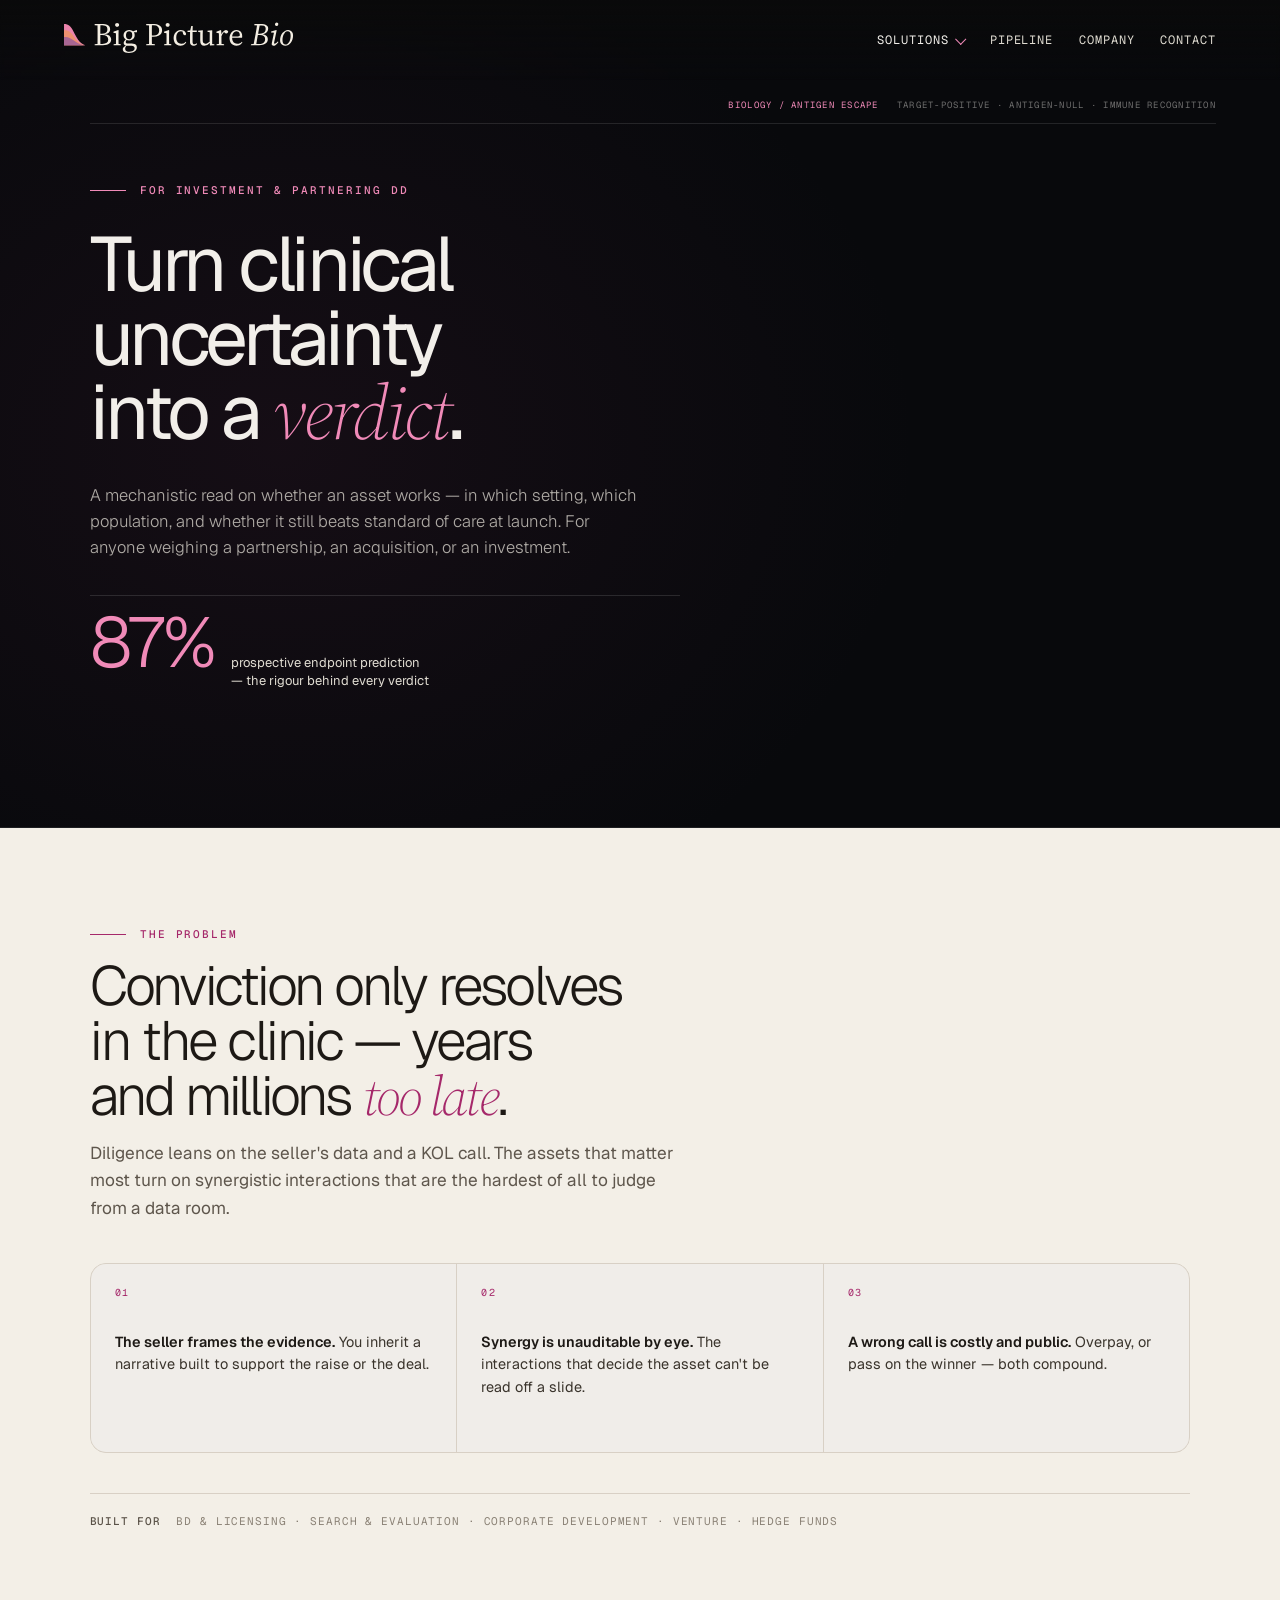
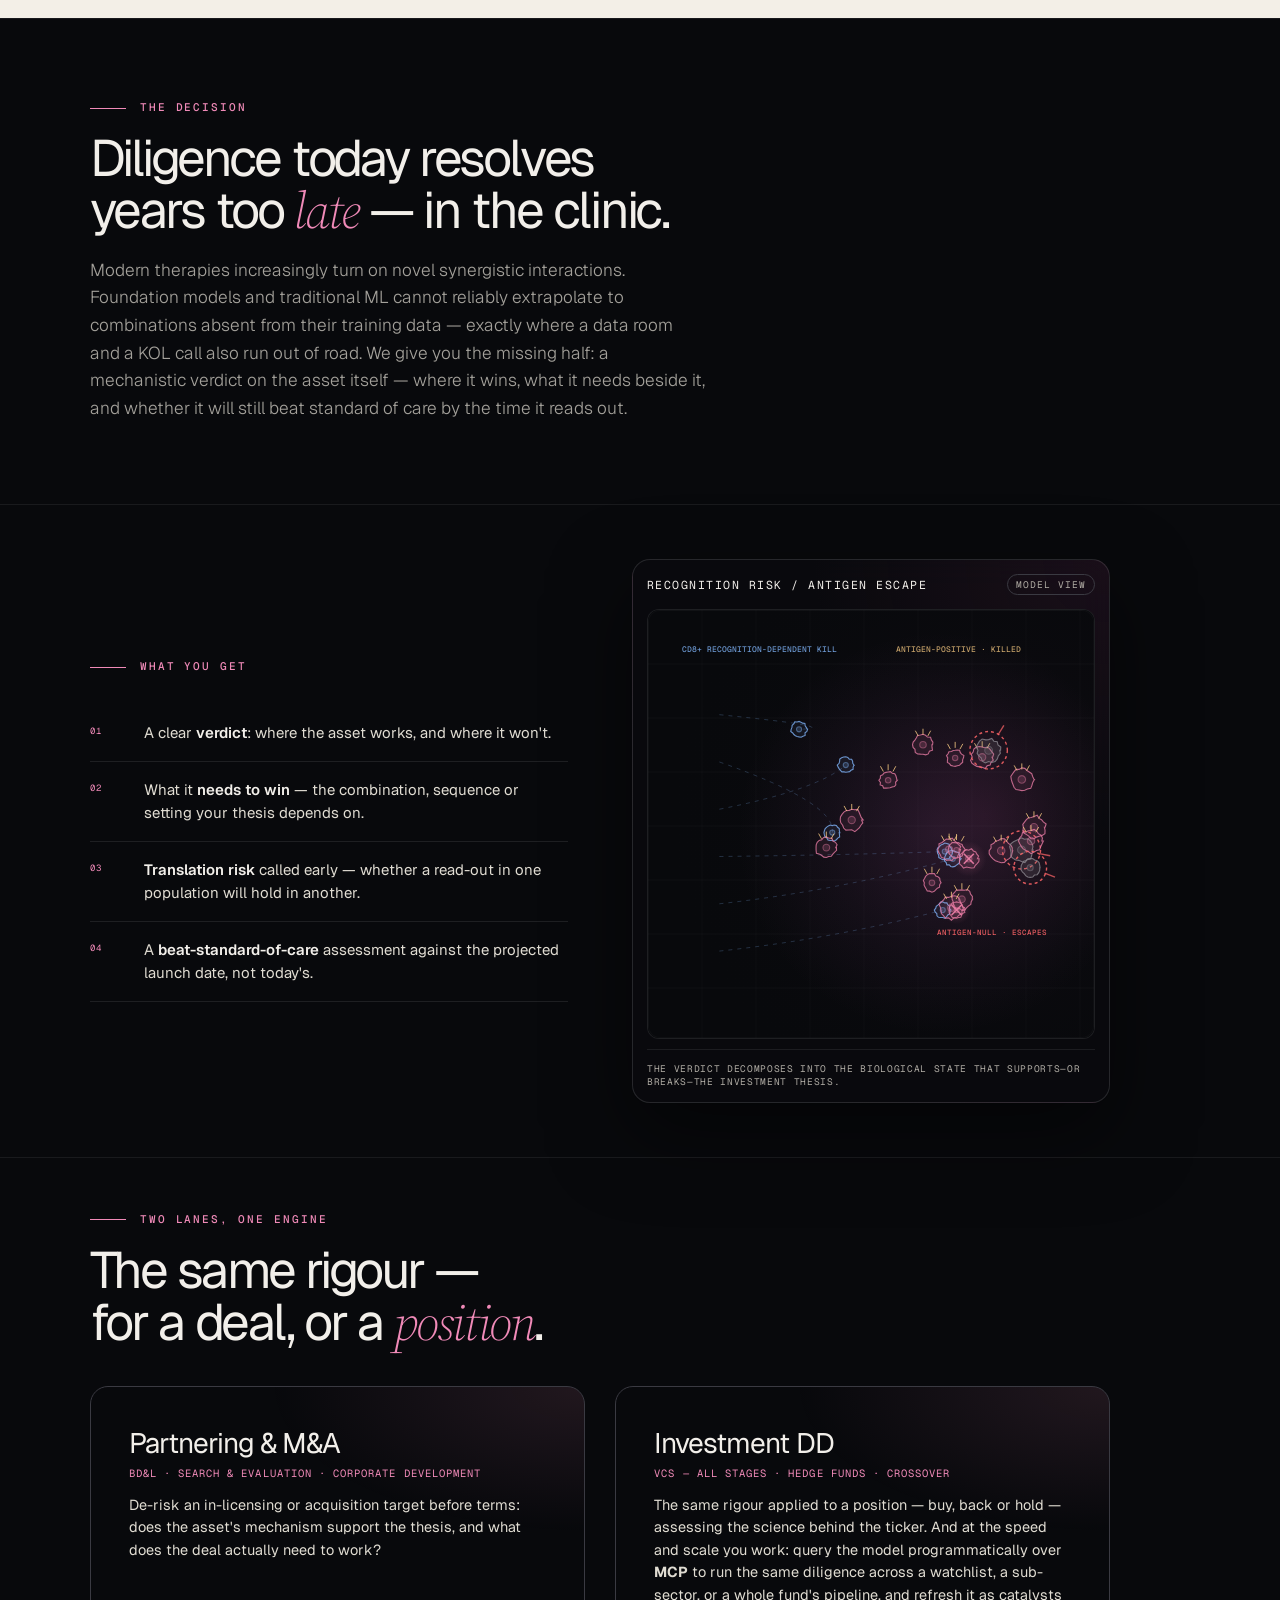
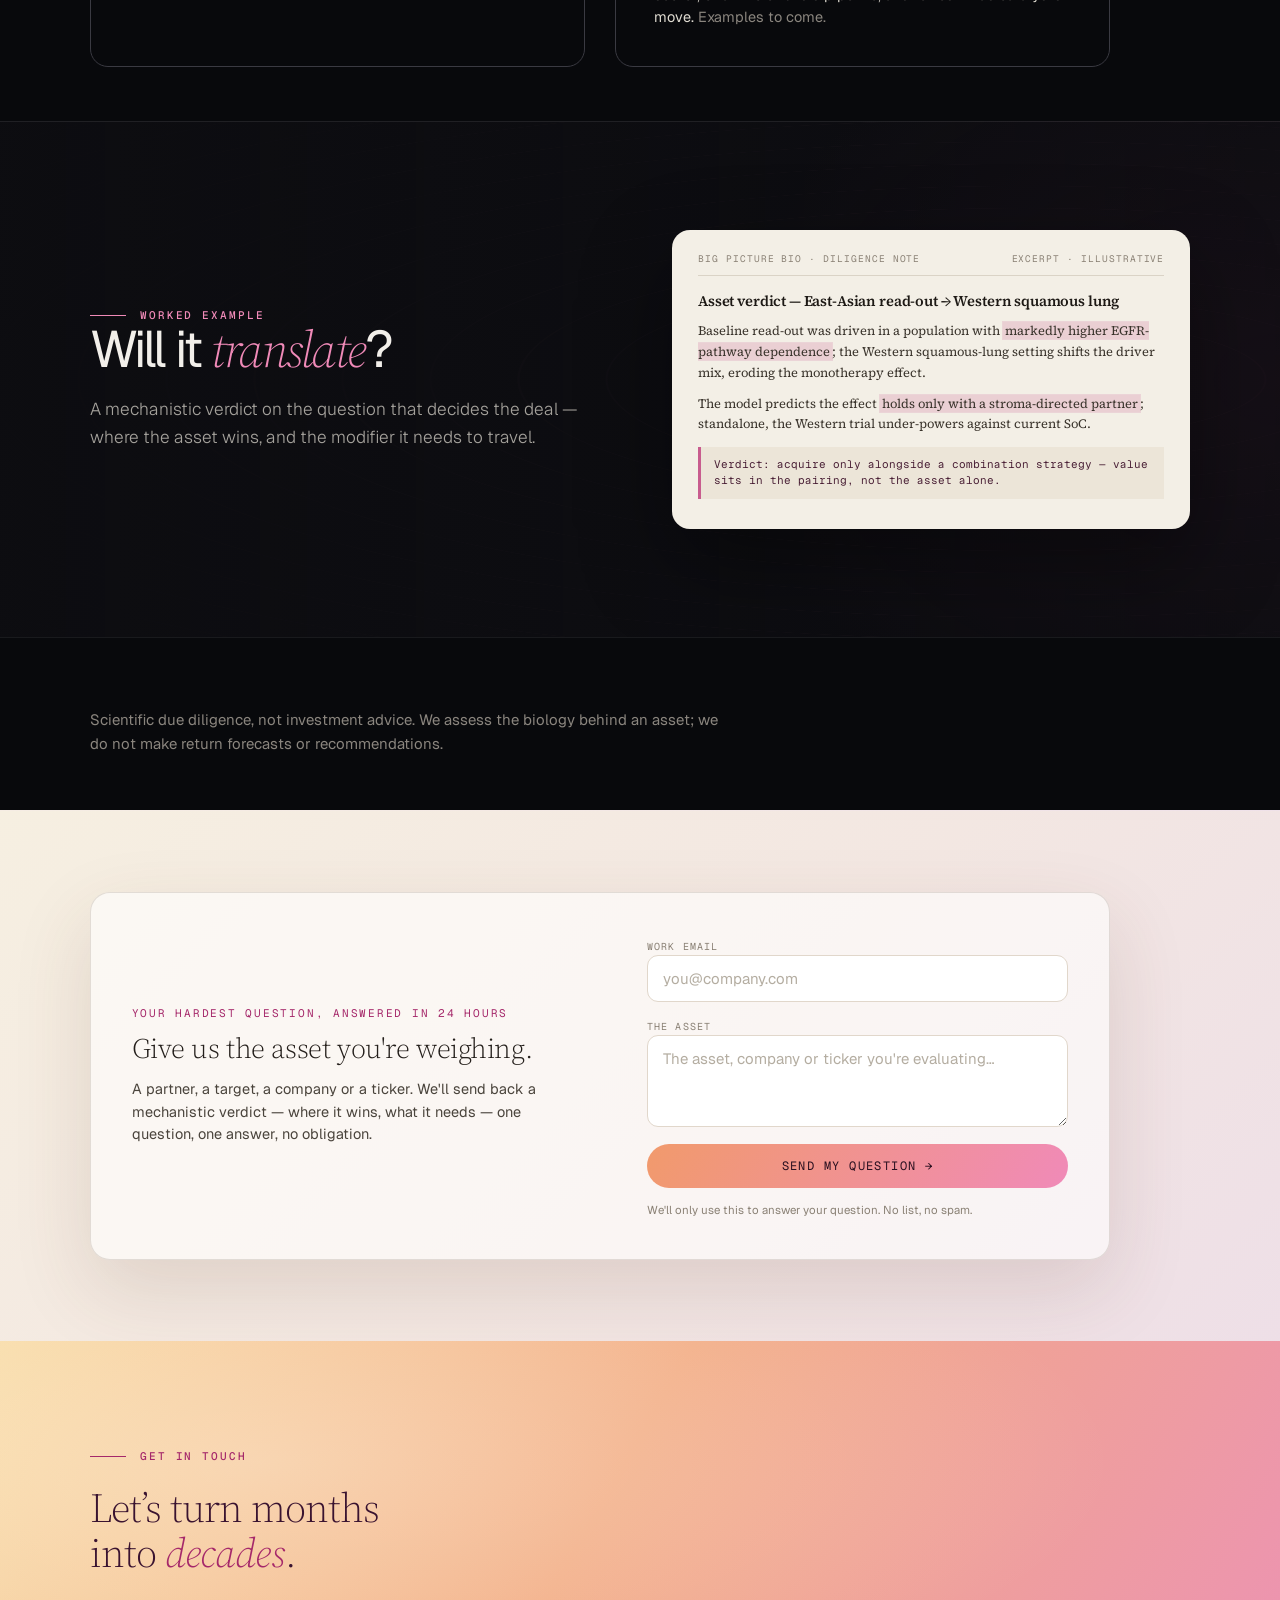
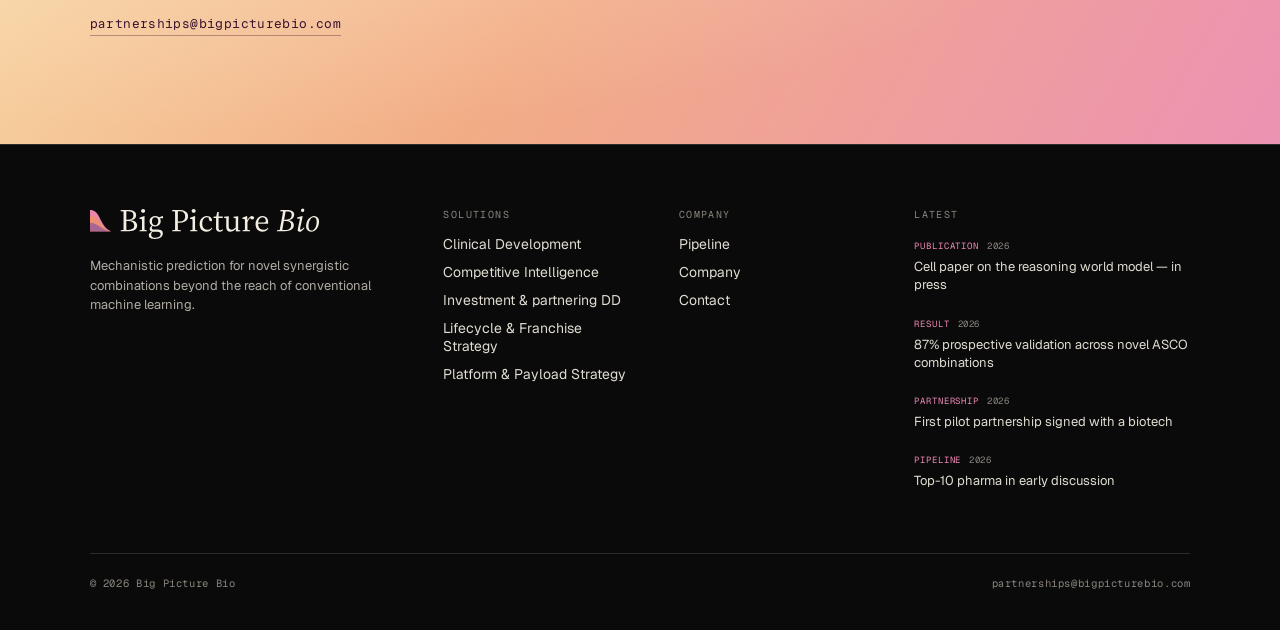
<file: solutions/investment-partnering-dd.html>
<!DOCTYPE html>
<html lang="en">
<head>
<meta charset="utf-8">
<meta name="viewport" content="width=device-width, initial-scale=1">
<title>Investment &amp; partnering DD — Big Picture Bio</title>
<meta name="description" content="Turn clinical uncertainty into a verdict. A mechanistic read on whether an asset works — for a deal or a position — and whether it beats standard of care at launch.">
<link rel="icon" href="/assets/brand/web/favicon.ico" sizes="any">
<link rel="icon" href="/assets/brand/web/favicon.svg" type="image/svg+xml">
<link rel="apple-touch-icon" href="/assets/brand/web/icon-180.png">
<link rel="preconnect" href="https://fonts.googleapis.com">
<link rel="preconnect" href="https://fonts.gstatic.com" crossorigin>
<link href="https://fonts.googleapis.com/css2?family=Geist:wght@300..700&family=Geist+Mono:wght@400..600&family=Source+Serif+4:ital,opsz,wght@0,8..60,300..700;1,8..60,300..700&display=swap" rel="stylesheet">
<link rel="stylesheet" href="/assets/site.css">
</head>
<body class="inner-page" data-bio-art="antigen-escape">
<div id="site-nav"></div>

<header class="hero">
  <div class="hero-bg"><img src="/img/journey-4-leap.jpg" alt=""></div>
  <div class="hero-scrim"></div>
  <div class="hero-inner">
    <div class="eyebrow"><span class="bar"></span>For Investment &amp; Partnering DD</div>
    <h1>Turn clinical uncertainty into a <span class="italic">verdict</span>.</h1>
    <p class="sub">A mechanistic read on whether an asset works — in which setting, which population, and whether it still beats standard of care at launch. For anyone weighing a partnership, an acquisition, or an investment.</p>
    <div class="statline"><span class="n">87%</span><span class="l">prospective endpoint prediction — the rigour behind every verdict</span></div>
  </div>
</header>

<!-- THE PROBLEM -->
<section class="problem">
  <div class="problem-inner reveal">
    <div class="eyebrow"><span class="bar"></span>The problem</div>
    <h2 class="problem-head">Conviction only resolves in the clinic — years and millions <span class="accent">too late</span>.</h2>
    <p class="problem-lead">Diligence leans on the seller's data and a KOL call. The assets that matter most turn on synergistic interactions that are the hardest of all to judge from a data room.</p>
    <div class="problem-points">
      <div class="ppoint"><span class="pn">01</span><p><b>The seller frames the evidence.</b> You inherit a narrative built to support the raise or the deal.</p></div>
      <div class="ppoint"><span class="pn">02</span><p><b>Synergy is unauditable by eye.</b> The interactions that decide the asset can't be read off a slide.</p></div>
      <div class="ppoint"><span class="pn">03</span><p><b>A wrong call is costly and public.</b> Overpay, or pass on the winner — both compound.</p></div>
    </div>
    <p class="problem-for"><b>Built for</b> &nbsp;BD &amp; Licensing · Search &amp; Evaluation · Corporate Development · Venture · Hedge funds</p>
  </div>
</section>

<section class="block">
  <div class="wrap">
    <div class="block-head reveal">
      <div class="eyebrow"><span class="bar"></span>The decision</div>
      <h2 class="head mt-s">Diligence today resolves years too <span class="accent">late</span> — in the clinic.</h2>
      <p class="lead">Modern therapies increasingly turn on novel synergistic interactions. Foundation models and traditional ML cannot reliably extrapolate to combinations absent from their training data — exactly where a data room and a KOL call also run out of road. We give you the missing half: a mechanistic verdict on the asset itself — where it wins, what it needs beside it, and whether it will still beat standard of care by the time it reads out.</p>
    </div>
  </div>
</section>

<section class="block tight">
  <div class="wrap">
    <div class="row">
      <div class="col-text reveal">
        <div class="eyebrow"><span class="bar"></span>What you get</div>
        <ul class="deliverables">
          <li>A clear <b>verdict</b>: where the asset works, and where it won't.</li>
          <li>What it <b>needs to win</b> — the combination, sequence or setting your thesis depends on.</li>
          <li><b>Translation risk</b> called early — whether a read-out in one population will hold in another.</li>
          <li>A <b>beat-standard-of-care</b> assessment against the projected launch date, not today's.</li>
        </ul>
      </div>
      <div class="col-exhibit reveal">
        <div class="panel">
          <div class="panel-head"><span class="panel-title">Recognition risk / antigen escape</span><span class="panel-tag">Model view</span></div>
          <div class="bio-instrument" data-bio-art="antigen-escape"></div>
          <div class="panel-note">The verdict decomposes into the biological state that supports—or breaks—the investment thesis.</div>
        </div>
      </div>
    </div>
  </div>
</section>

<section class="block tight">
  <div class="wrap">
    <div class="block-head reveal">
      <div class="eyebrow"><span class="bar"></span>Two lanes, one engine</div>
      <h2 class="head mt-s">The same rigour — for a deal, or a <span class="accent">position</span>.</h2>
    </div>
    <div class="lanes">
      <div class="lane reveal">
        <h3>Partnering &amp; M&amp;A</h3>
        <p class="who">BD&amp;L · Search &amp; Evaluation · Corporate Development</p>
        <p>De-risk an in-licensing or acquisition target before terms: does the asset's mechanism support the thesis, and what does the deal actually need to work?</p>
      </div>
      <div class="lane reveal">
        <h3>Investment DD</h3>
        <p class="who">VCs — all stages · Hedge funds · Crossover</p>
        <p>The same rigour applied to a position — buy, back or hold — assessing the science behind the ticker. And at the speed and scale you work: query the model programmatically over <b>MCP</b> to run the same diligence across a watchlist, a sub-sector, or a whole fund's pipeline, and refresh it as catalysts move. <span style="color:var(--faint)">Examples to come.</span></p>
      </div>
    </div>
  </div>
</section>

<section class="section">
  <div class="section-bg"><img src="/img/journey-waves.jpg" alt=""></div>
  <div class="section-inner">
    <div class="row">
      <div class="col-text reveal">
        <div class="eyebrow"><span class="bar"></span>Worked example</div>
        <h2 class="head mt-s">Will it <span class="accent">translate</span>?</h2>
        <p class="lead">A mechanistic verdict on the question that decides the deal — where the asset wins, and the modifier it needs to travel.</p>
      </div>
      <div class="col-exhibit reveal">
        <div class="report">
          <div class="report-top"><span>Big Picture Bio · Diligence note</span><span>Excerpt · illustrative</span></div>
          <h4>Asset verdict — East-Asian read-out → Western squamous lung</h4>
          <p>Baseline read-out was driven in a population with <span class="hl">markedly higher EGFR-pathway dependence</span>; the Western squamous-lung setting shifts the driver mix, eroding the monotherapy effect.</p>
          <p>The model predicts the effect <span class="hl">holds only with a stroma-directed partner</span>; standalone, the Western trial under-powers against current SoC.</p>
          <div class="callout">Verdict: acquire only alongside a combination strategy — value sits in the pairing, not the asset alone.</div>
        </div>
      </div>
    </div>
  </div>
</section>

<section class="block tight">
  <div class="wrap">
    <p class="body reveal" style="color:var(--faint); max-width:64ch;">Scientific due diligence, not investment advice. We assess the biology behind an asset; we do not make return forecasts or recommendations.</p>
  </div>
</section>

<section class="block leadmag on-light">
  <div class="wrap">
    <div class="lm-card reveal">
      <div>
        <div class="lm-eyebrow">Your hardest question, answered in 24 hours</div>
        <h2>Give us the asset you're weighing.</h2>
        <p>A partner, a target, a company or a ticker. We'll send back a mechanistic verdict — where it wins, what it needs — one question, one answer, no obligation.</p>
      </div>
      <form>
        <div><label>Work email</label><input type="email" name="email" required placeholder="you@company.com"></div>
        <div><label>The asset</label><textarea name="question" required placeholder="The asset, company or ticker you're evaluating…"></textarea></div>
        <button class="submit" type="submit">Send my question →</button>
        <p class="consent">We'll only use this to answer your question. No list, no spam.</p>
      </form>
    </div>
  </div>
</section>

<div id="site-contact"></div>
<div id="site-footer"></div>
<script src="/assets/site.js"></script>
<script src="/assets/inner-visuals.js"></script>
</body>
</html>
</file>
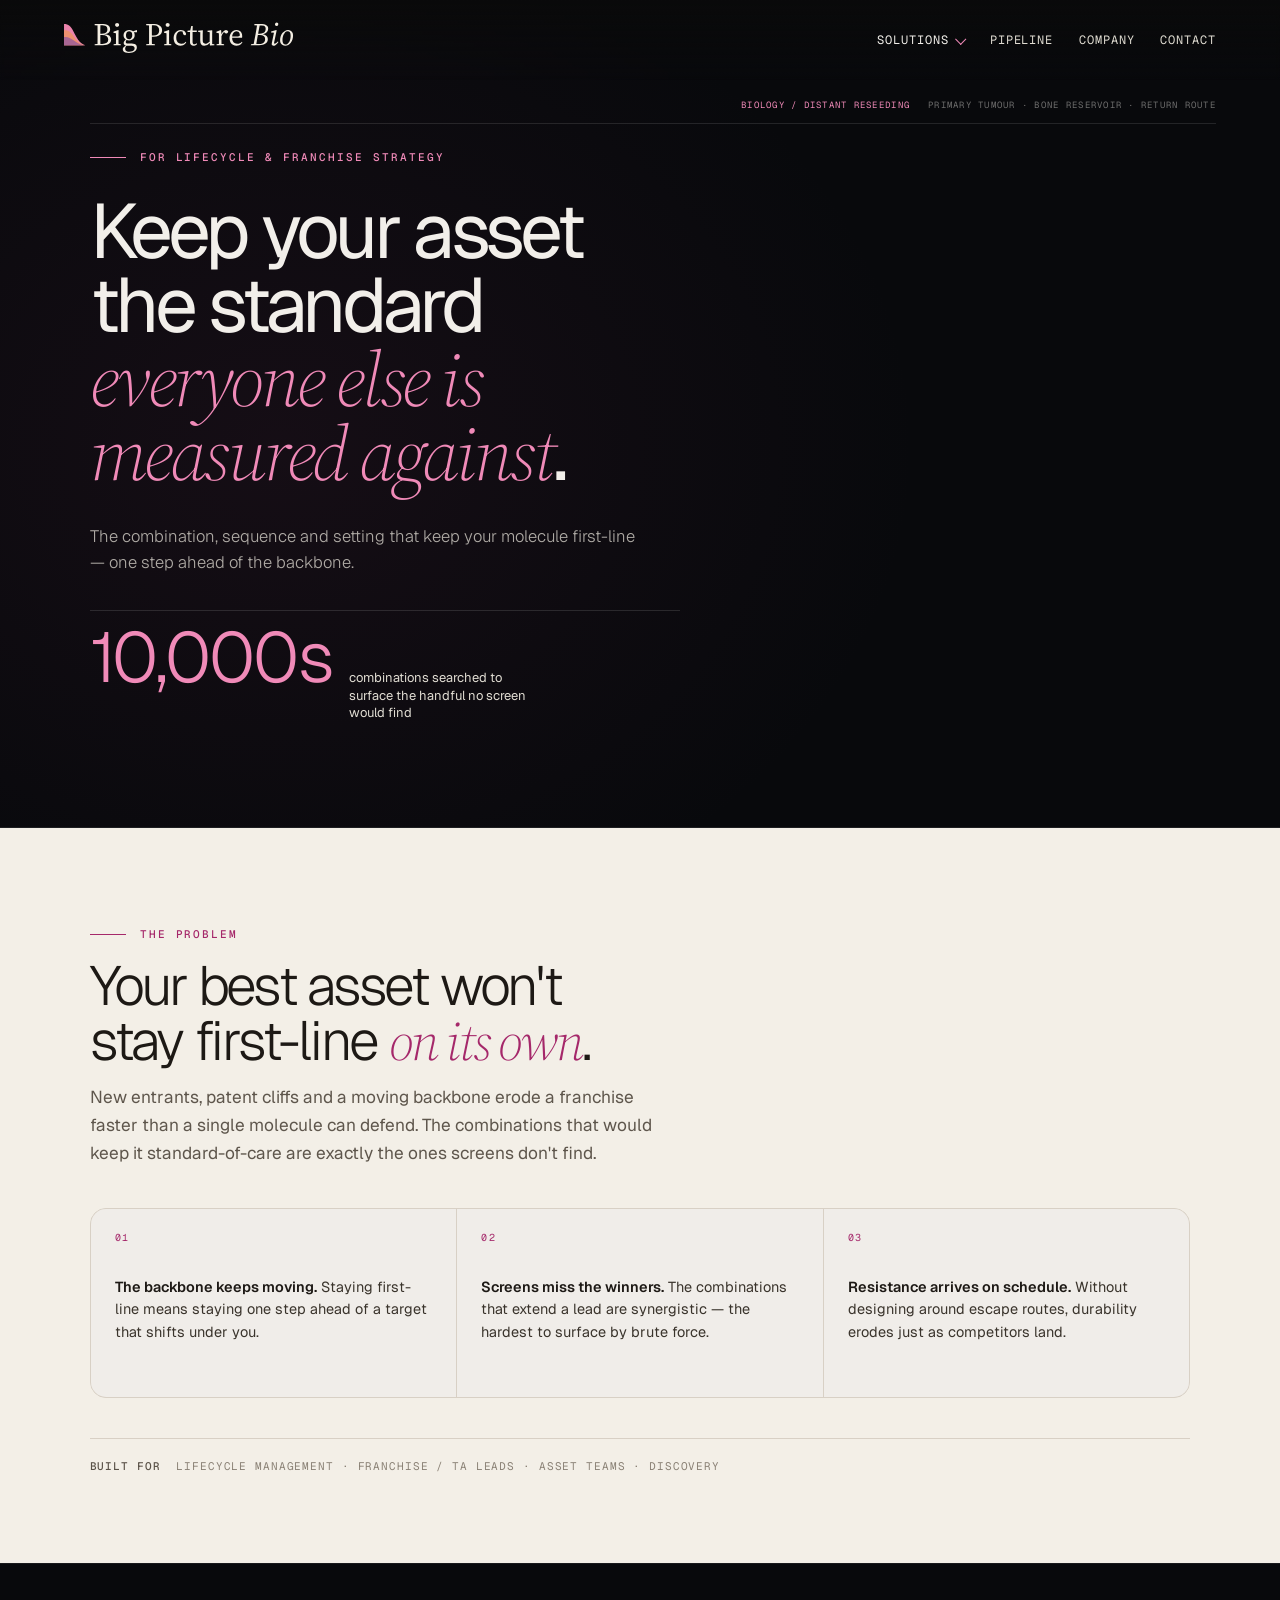
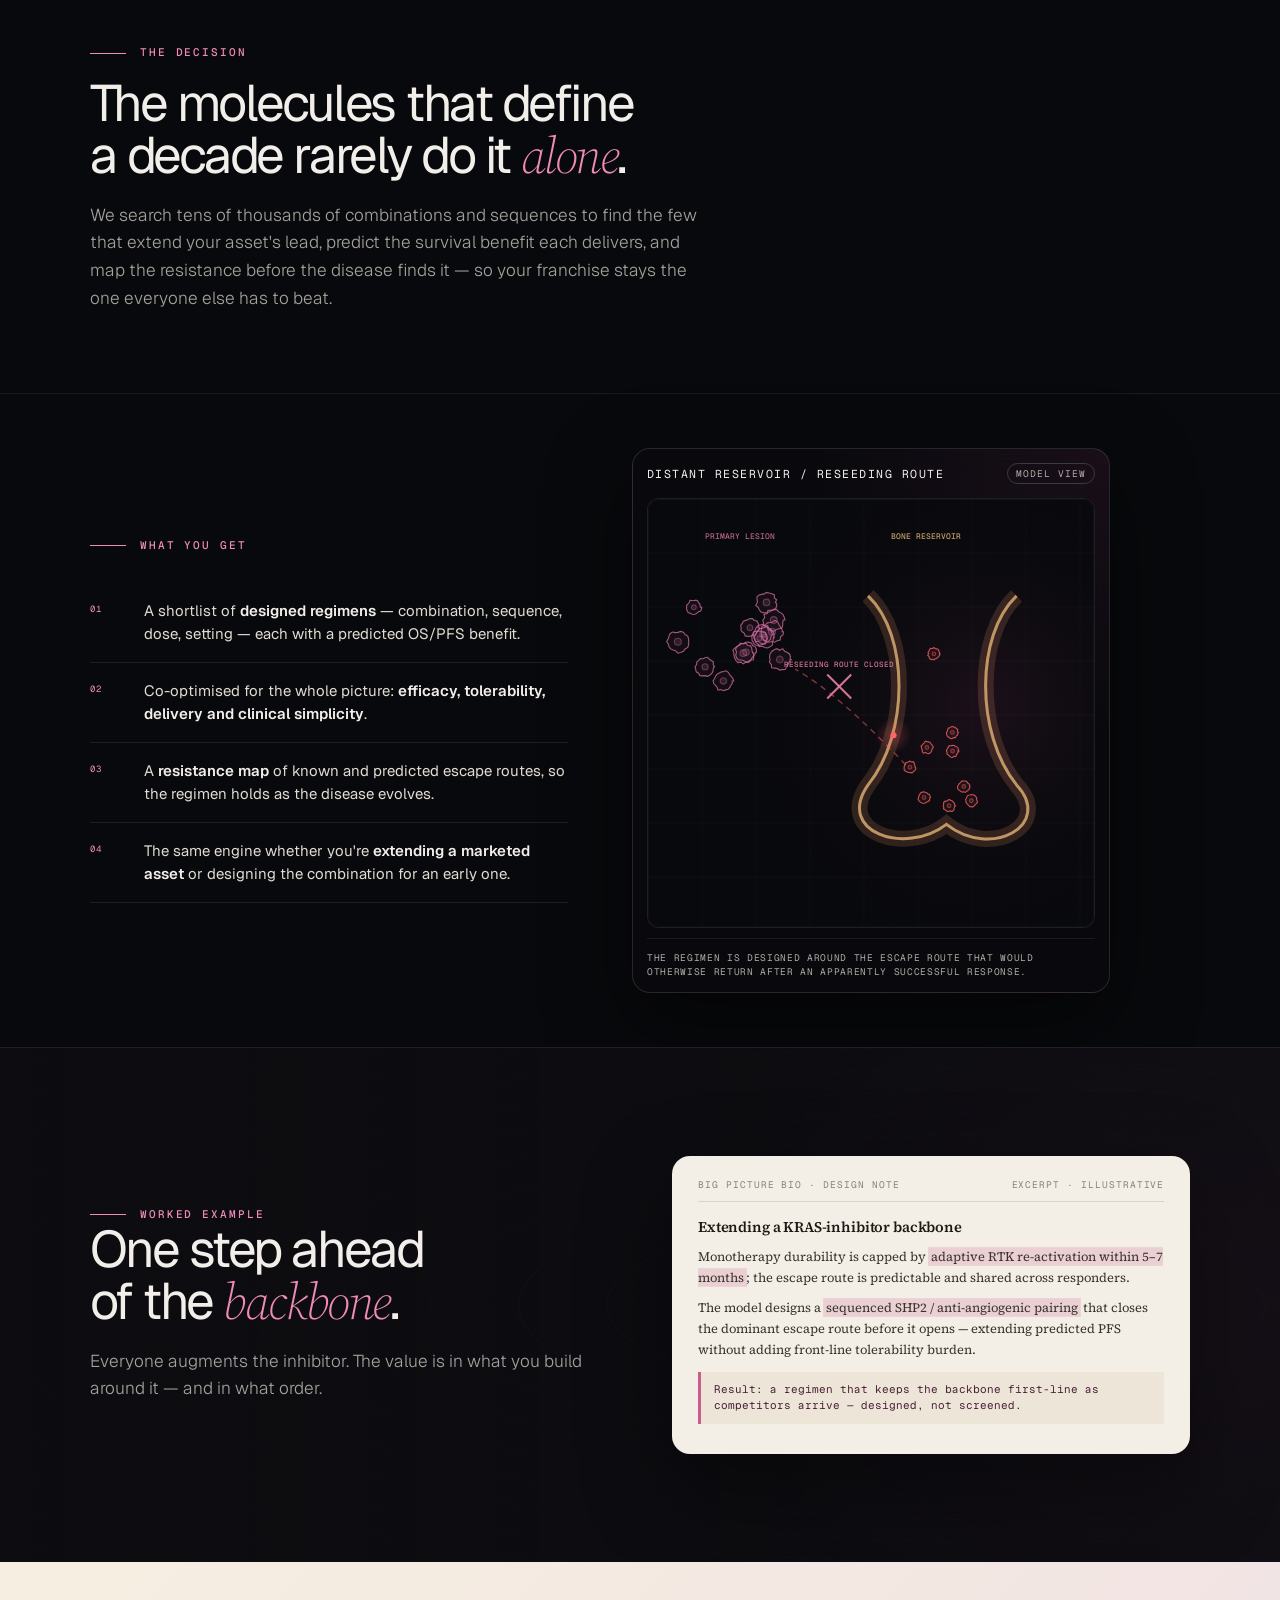
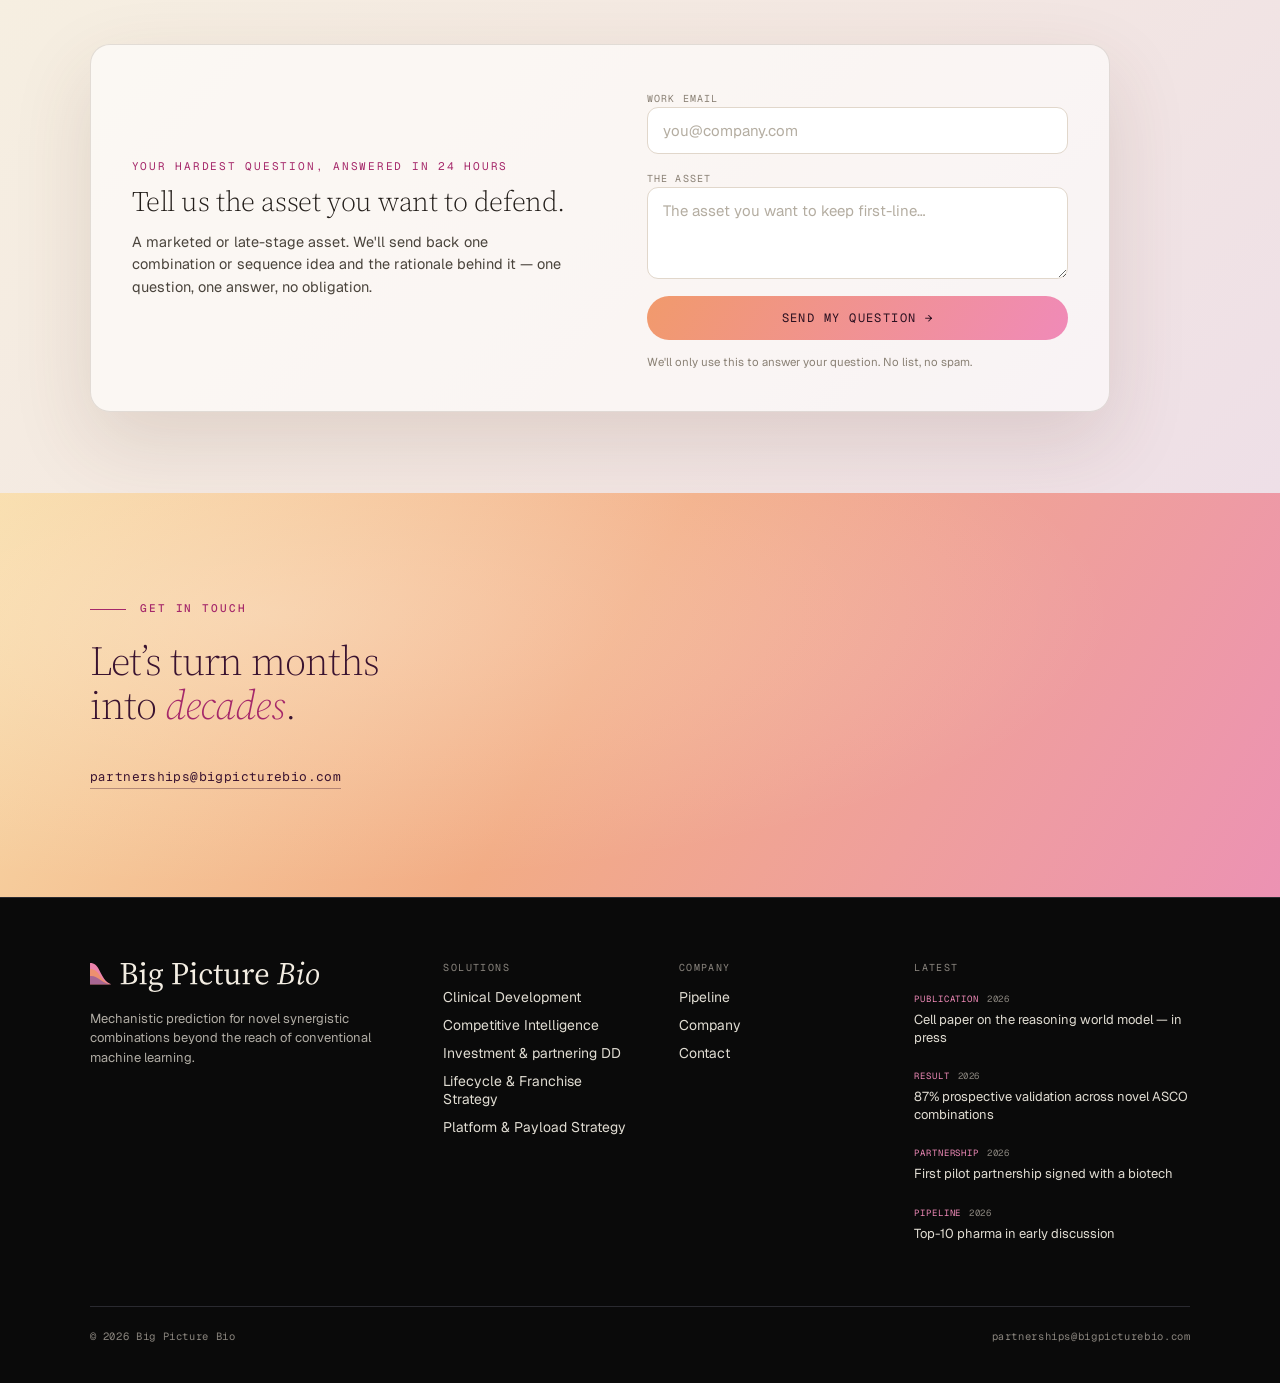
<file: solutions/lifecycle-franchise-strategy.html>
<!DOCTYPE html>
<html lang="en">
<head>
<meta charset="utf-8">
<meta name="viewport" content="width=device-width, initial-scale=1">
<title>Lifecycle &amp; Franchise Strategy — Big Picture Bio</title>
<meta name="description" content="Keep your asset the standard everyone else is measured against. The combination, sequence and setting that keep your molecule first-line — one step ahead of the backbone.">
<link rel="icon" href="/assets/brand/web/favicon.ico" sizes="any">
<link rel="icon" href="/assets/brand/web/favicon.svg" type="image/svg+xml">
<link rel="apple-touch-icon" href="/assets/brand/web/icon-180.png">
<link rel="preconnect" href="https://fonts.googleapis.com">
<link rel="preconnect" href="https://fonts.gstatic.com" crossorigin>
<link href="https://fonts.googleapis.com/css2?family=Geist:wght@300..700&family=Geist+Mono:wght@400..600&family=Source+Serif+4:ital,opsz,wght@0,8..60,300..700;1,8..60,300..700&display=swap" rel="stylesheet">
<link rel="stylesheet" href="/assets/site.css">
</head>
<body class="inner-page" data-bio-art="bone-reseeding">
<div id="site-nav"></div>

<header class="hero">
  <div class="hero-bg"><img src="/img/journey-5-graduate.jpg" alt=""></div>
  <div class="hero-scrim"></div>
  <div class="hero-inner">
    <div class="eyebrow"><span class="bar"></span>For Lifecycle &amp; Franchise Strategy</div>
    <h1>Keep your asset the standard <span class="italic">everyone else is measured against</span>.</h1>
    <p class="sub">The combination, sequence and setting that keep your molecule first-line — one step ahead of the backbone.</p>
    <div class="statline"><span class="n">10,000s</span><span class="l">combinations searched to surface the handful no screen would find</span></div>
  </div>
</header>

<!-- THE PROBLEM -->
<section class="problem">
  <div class="problem-inner reveal">
    <div class="eyebrow"><span class="bar"></span>The problem</div>
    <h2 class="problem-head">Your best asset won't stay first-line <span class="accent">on its own</span>.</h2>
    <p class="problem-lead">New entrants, patent cliffs and a moving backbone erode a franchise faster than a single molecule can defend. The combinations that would keep it standard-of-care are exactly the ones screens don't find.</p>
    <div class="problem-points">
      <div class="ppoint"><span class="pn">01</span><p><b>The backbone keeps moving.</b> Staying first-line means staying one step ahead of a target that shifts under you.</p></div>
      <div class="ppoint"><span class="pn">02</span><p><b>Screens miss the winners.</b> The combinations that extend a lead are synergistic — the hardest to surface by brute force.</p></div>
      <div class="ppoint"><span class="pn">03</span><p><b>Resistance arrives on schedule.</b> Without designing around escape routes, durability erodes just as competitors land.</p></div>
    </div>
    <p class="problem-for"><b>Built for</b> &nbsp;Lifecycle Management · Franchise / TA leads · Asset teams · Discovery</p>
  </div>
</section>

<section class="block">
  <div class="wrap">
    <div class="block-head reveal">
      <div class="eyebrow"><span class="bar"></span>The decision</div>
      <h2 class="head mt-s">The molecules that define a decade rarely do it <span class="accent">alone</span>.</h2>
      <p class="lead">We search tens of thousands of combinations and sequences to find the few that extend your asset's lead, predict the survival benefit each delivers, and map the resistance before the disease finds it — so your franchise stays the one everyone else has to beat.</p>
    </div>
  </div>
</section>

<section class="block tight">
  <div class="wrap">
    <div class="row">
      <div class="col-text reveal">
        <div class="eyebrow"><span class="bar"></span>What you get</div>
        <ul class="deliverables">
          <li>A shortlist of <b>designed regimens</b> — combination, sequence, dose, setting — each with a predicted OS/PFS benefit.</li>
          <li>Co-optimised for the whole picture: <b>efficacy, tolerability, delivery and clinical simplicity</b>.</li>
          <li>A <b>resistance map</b> of known and predicted escape routes, so the regimen holds as the disease evolves.</li>
          <li>The same engine whether you're <b>extending a marketed asset</b> or designing the combination for an early one.</li>
        </ul>
      </div>
      <div class="col-exhibit reveal">
        <div class="panel">
          <div class="panel-head"><span class="panel-title">Distant reservoir / reseeding route</span><span class="panel-tag">Model view</span></div>
          <div class="bio-instrument" data-bio-art="bone-reseeding"></div>
          <div class="panel-note">The regimen is designed around the escape route that would otherwise return after an apparently successful response.</div>
        </div>
      </div>
    </div>
  </div>
</section>

<section class="section">
  <div class="section-bg"><img src="/img/journey-waves.jpg" alt=""></div>
  <div class="section-inner">
    <div class="row">
      <div class="col-text reveal">
        <div class="eyebrow"><span class="bar"></span>Worked example</div>
        <h2 class="head mt-s">One step ahead of the <span class="accent">backbone</span>.</h2>
        <p class="lead">Everyone augments the inhibitor. The value is in what you build around it — and in what order.</p>
      </div>
      <div class="col-exhibit reveal">
        <div class="report">
          <div class="report-top"><span>Big Picture Bio · Design note</span><span>Excerpt · illustrative</span></div>
          <h4>Extending a KRAS-inhibitor backbone</h4>
          <p>Monotherapy durability is capped by <span class="hl">adaptive RTK re-activation within 5–7 months</span>; the escape route is predictable and shared across responders.</p>
          <p>The model designs a <span class="hl">sequenced SHP2 / anti-angiogenic pairing</span> that closes the dominant escape route before it opens — extending predicted PFS without adding front-line tolerability burden.</p>
          <div class="callout">Result: a regimen that keeps the backbone first-line as competitors arrive — designed, not screened.</div>
        </div>
      </div>
    </div>
  </div>
</section>

<section class="block leadmag on-light">
  <div class="wrap">
    <div class="lm-card reveal">
      <div>
        <div class="lm-eyebrow">Your hardest question, answered in 24 hours</div>
        <h2>Tell us the asset you want to defend.</h2>
        <p>A marketed or late-stage asset. We'll send back one combination or sequence idea and the rationale behind it — one question, one answer, no obligation.</p>
      </div>
      <form>
        <div><label>Work email</label><input type="email" name="email" required placeholder="you@company.com"></div>
        <div><label>The asset</label><textarea name="question" required placeholder="The asset you want to keep first-line…"></textarea></div>
        <button class="submit" type="submit">Send my question →</button>
        <p class="consent">We'll only use this to answer your question. No list, no spam.</p>
      </form>
    </div>
  </div>
</section>

<div id="site-contact"></div>
<div id="site-footer"></div>
<script src="/assets/site.js"></script>
<script src="/assets/inner-visuals.js"></script>
</body>
</html>
</file>
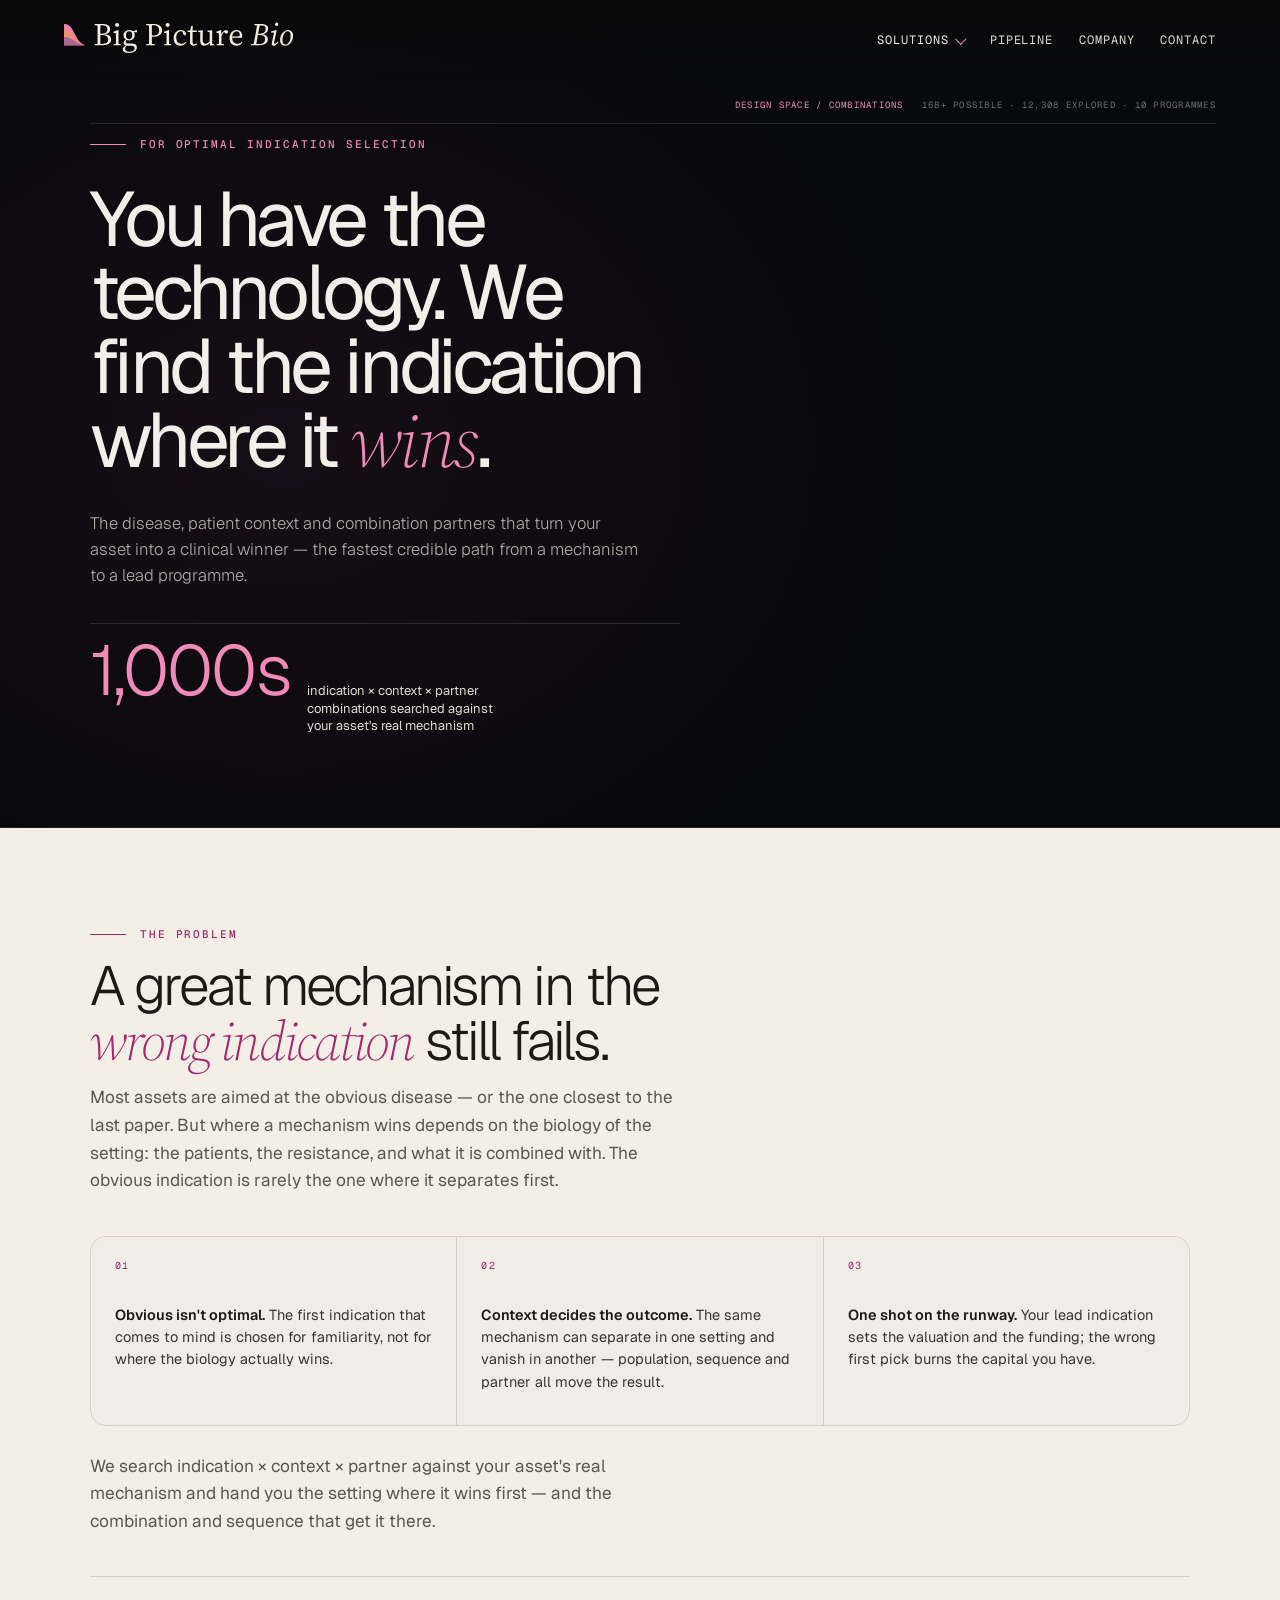
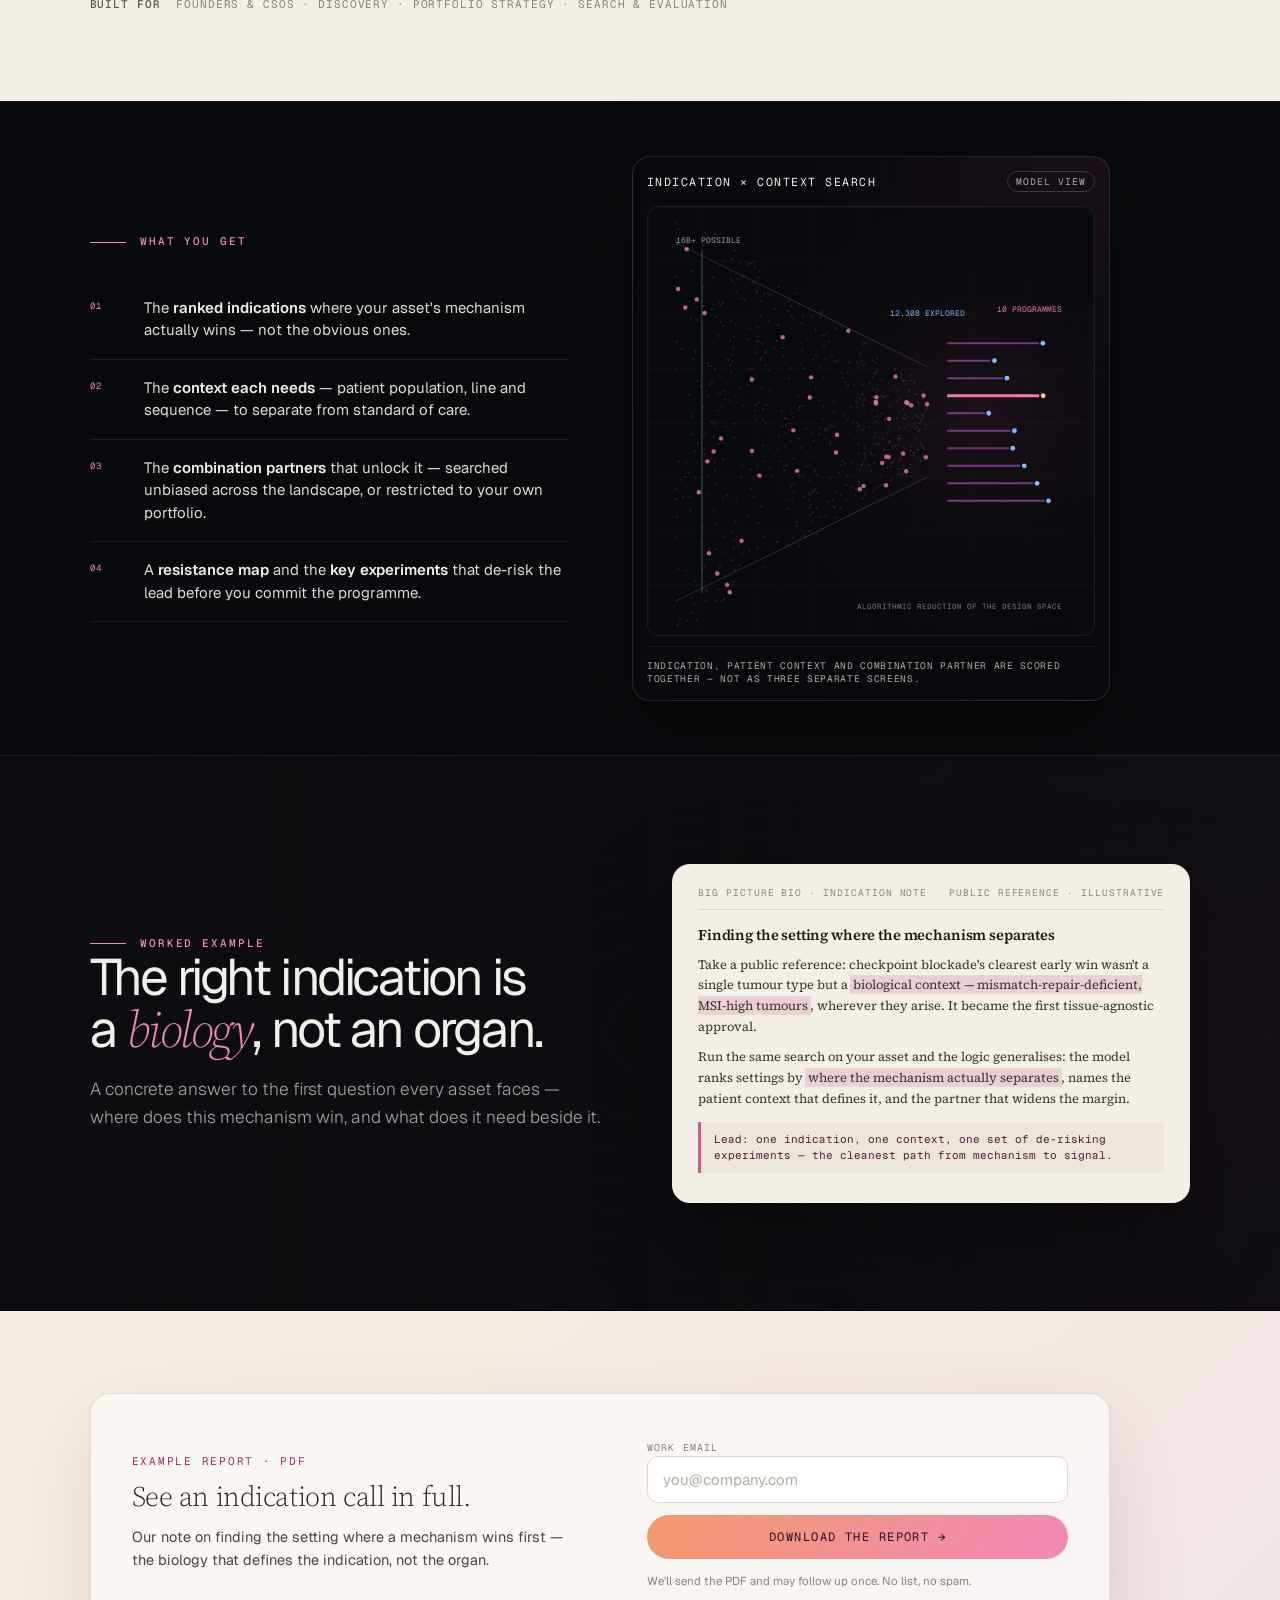
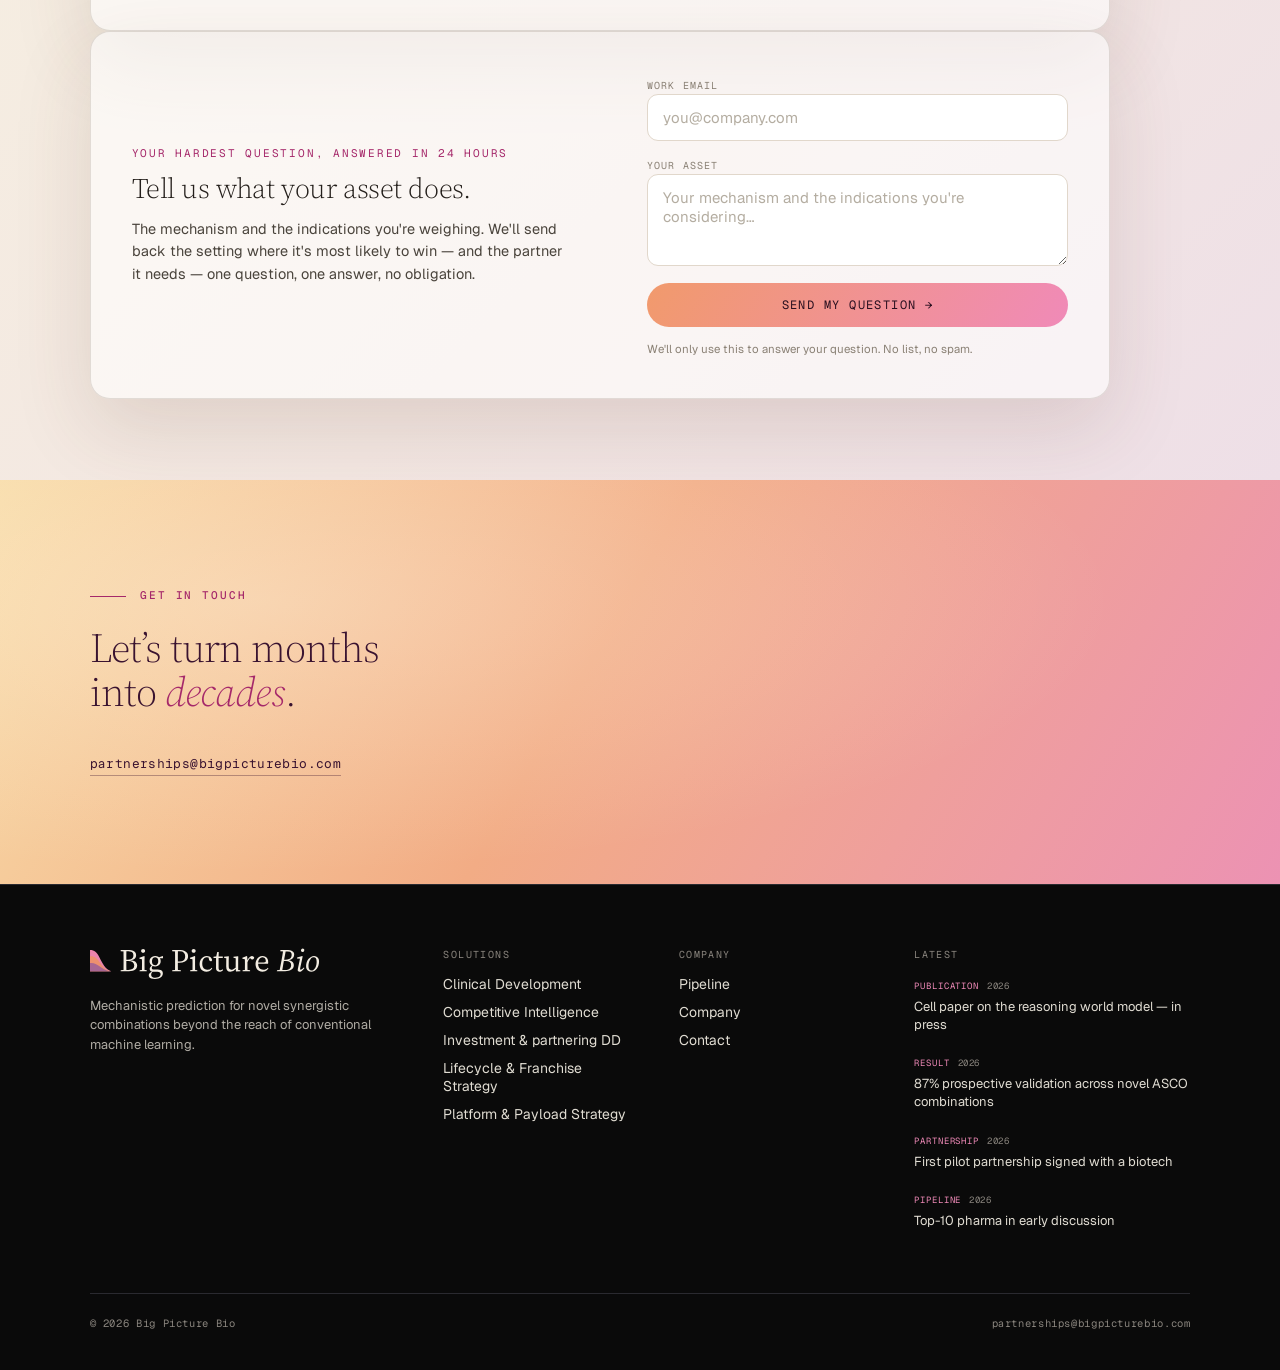
<file: solutions/optimal-indication-selection.html>
<!DOCTYPE html>
<html lang="en">
<head>
<meta charset="utf-8">
<meta name="viewport" content="width=device-width, initial-scale=1">
<title>Optimal Indication Selection — Big Picture Bio</title>
<meta name="description" content="You have the technology. We find the indication where it wins — the disease, patient context and combination partners that turn your asset into a clinical winner.">
<link rel="icon" href="/img/favicon-48.png" sizes="48x48">
<link rel="preconnect" href="https://fonts.googleapis.com">
<link rel="preconnect" href="https://fonts.gstatic.com" crossorigin>
<link href="https://fonts.googleapis.com/css2?family=Geist:wght@300..700&family=Geist+Mono:wght@400..600&family=Source+Serif+4:ital,opsz,wght@0,8..60,300..700;1,8..60,300..700&display=swap" rel="stylesheet">
<link rel="stylesheet" href="/assets/site.css">
</head>
<body class="inner-page" data-bio-art="combination-space">
<div id="site-nav"></div>

<header class="hero">
  <div class="hero-bg"><img src="/img/journey-1-together.jpg" alt=""></div>
  <div class="hero-scrim"></div>
  <div class="hero-inner">
    <div class="eyebrow"><span class="bar"></span>For Optimal Indication Selection</div>
    <h1>You have the technology. We find the indication where it <span class="italic">wins</span>.</h1>
    <p class="sub">The disease, patient context and combination partners that turn your asset into a clinical winner — the fastest credible path from a mechanism to a lead programme.</p>
    <div class="statline"><span class="n">1,000s</span><span class="l">indication × context × partner combinations searched against your asset's real mechanism</span></div>
  </div>
</header>

<!-- THE PROBLEM + THE ANSWER (merged) -->
<section class="problem">
  <div class="problem-inner reveal">
    <div class="eyebrow"><span class="bar"></span>The problem</div>
    <h2 class="problem-head">A great mechanism in the <span class="accent">wrong indication</span> still fails.</h2>
    <p class="problem-lead">Most assets are aimed at the obvious disease — or the one closest to the last paper. But where a mechanism wins depends on the biology of the setting: the patients, the resistance, and what it is combined with. The obvious indication is rarely the one where it separates first.</p>
    <div class="problem-points">
      <div class="ppoint"><span class="pn">01</span><p><b>Obvious isn't optimal.</b> The first indication that comes to mind is chosen for familiarity, not for where the biology actually wins.</p></div>
      <div class="ppoint"><span class="pn">02</span><p><b>Context decides the outcome.</b> The same mechanism can separate in one setting and vanish in another — population, sequence and partner all move the result.</p></div>
      <div class="ppoint"><span class="pn">03</span><p><b>One shot on the runway.</b> Your lead indication sets the valuation and the funding; the wrong first pick burns the capital you have.</p></div>
    </div>
    <p class="problem-lead" style="margin-top:clamp(24px,3vh,40px);">We search indication × context × partner against your asset's real mechanism and hand you the setting where it wins first — and the combination and sequence that get it there.</p>
    <p class="problem-for"><b>Built for</b> &nbsp;Founders &amp; CSOs · Discovery · Portfolio Strategy · Search &amp; Evaluation</p>
  </div>
</section>

<section class="block tight">
  <div class="wrap">
    <div class="row">
      <div class="col-text reveal">
        <div class="eyebrow"><span class="bar"></span>What you get</div>
        <ul class="deliverables">
          <li>The <b>ranked indications</b> where your asset's mechanism actually wins — not the obvious ones.</li>
          <li>The <b>context each needs</b> — patient population, line and sequence — to separate from standard of care.</li>
          <li>The <b>combination partners</b> that unlock it — searched unbiased across the landscape, or restricted to your own portfolio.</li>
          <li>A <b>resistance map</b> and the <b>key experiments</b> that de-risk the lead before you commit the programme.</li>
        </ul>
      </div>
      <div class="col-exhibit reveal">
        <div class="panel">
          <div class="panel-head"><span class="panel-title">Indication × context search</span><span class="panel-tag">Model view</span></div>
          <div class="bio-instrument" data-bio-art="combination-space"></div>
          <div class="panel-note">Indication, patient context and combination partner are scored together — not as three separate screens.</div>
        </div>
      </div>
    </div>
  </div>
</section>

<section class="section">
  <div class="section-bg"><img src="/img/journey-waves.jpg" alt=""></div>
  <div class="section-inner">
    <div class="row">
      <div class="col-text reveal">
        <div class="eyebrow"><span class="bar"></span>Worked example</div>
        <h2 class="head mt-s">The right indication is a <span class="accent">biology</span>, not an organ.</h2>
        <p class="lead">A concrete answer to the first question every asset faces — where does this mechanism win, and what does it need beside it.</p>
      </div>
      <div class="col-exhibit reveal">
        <div class="report">
          <div class="report-top"><span>Big Picture Bio · Indication note</span><span>Public reference · illustrative</span></div>
          <h4>Finding the setting where the mechanism separates</h4>
          <p>Take a public reference: checkpoint blockade's clearest early win wasn't a single tumour type but a <span class="hl">biological context — mismatch-repair-deficient, MSI-high tumours</span>, wherever they arise. It became the first tissue-agnostic approval.</p>
          <p>Run the same search on your asset and the logic generalises: the model ranks settings by <span class="hl">where the mechanism actually separates</span>, names the patient context that defines it, and the partner that widens the margin.</p>
          <div class="callout">Lead: one indication, one context, one set of de-risking experiments — the cleanest path from mechanism to signal.</div>
        </div>
      </div>
    </div>
  </div>
</section>

<section class="block leadmag on-light">
  <div class="wrap">
    <div class="lm-pair">
      <div class="lm-card lm-card--stack reveal">
        <div>
          <div class="lm-eyebrow">Example report · PDF</div>
          <h2>See an indication call in full.</h2>
          <p>Our note on finding the setting where a mechanism wins first — the biology that defines the indication, not the organ.</p>
        </div>
        <form class="lm-report" data-report="indication-selection-msi" data-file="/reports/indication-selection-msi.pdf">
          <div><label>Work email</label><input type="email" name="email" required placeholder="you@company.com"></div>
          <button class="submit" type="submit">Download the report →</button>
          <p class="consent">We'll send the PDF and may follow up once. No list, no spam.</p>
        </form>
      </div>
      <div class="lm-card lm-card--stack reveal">
        <div>
          <div class="lm-eyebrow">Your hardest question, answered in 24 hours</div>
        <h2>Tell us what your asset does.</h2>
        <p>The mechanism and the indications you're weighing. We'll send back the setting where it's most likely to win — and the partner it needs — one question, one answer, no obligation.</p>
      </div>
      <form>
        <div><label>Work email</label><input type="email" name="email" required placeholder="you@company.com"></div>
        <div><label>Your asset</label><textarea name="question" required placeholder="Your mechanism and the indications you're considering…"></textarea></div>
        <button class="submit" type="submit">Send my question →</button>
        <p class="consent">We'll only use this to answer your question. No list, no spam.</p>
      </form>
      </div>
    </div>
  </div>
</section>

<div id="site-contact"></div>
<div id="site-footer"></div>
<script src="/assets/site.js"></script>
<script src="/assets/inner-visuals.js"></script>
</body>
</html>
</file>
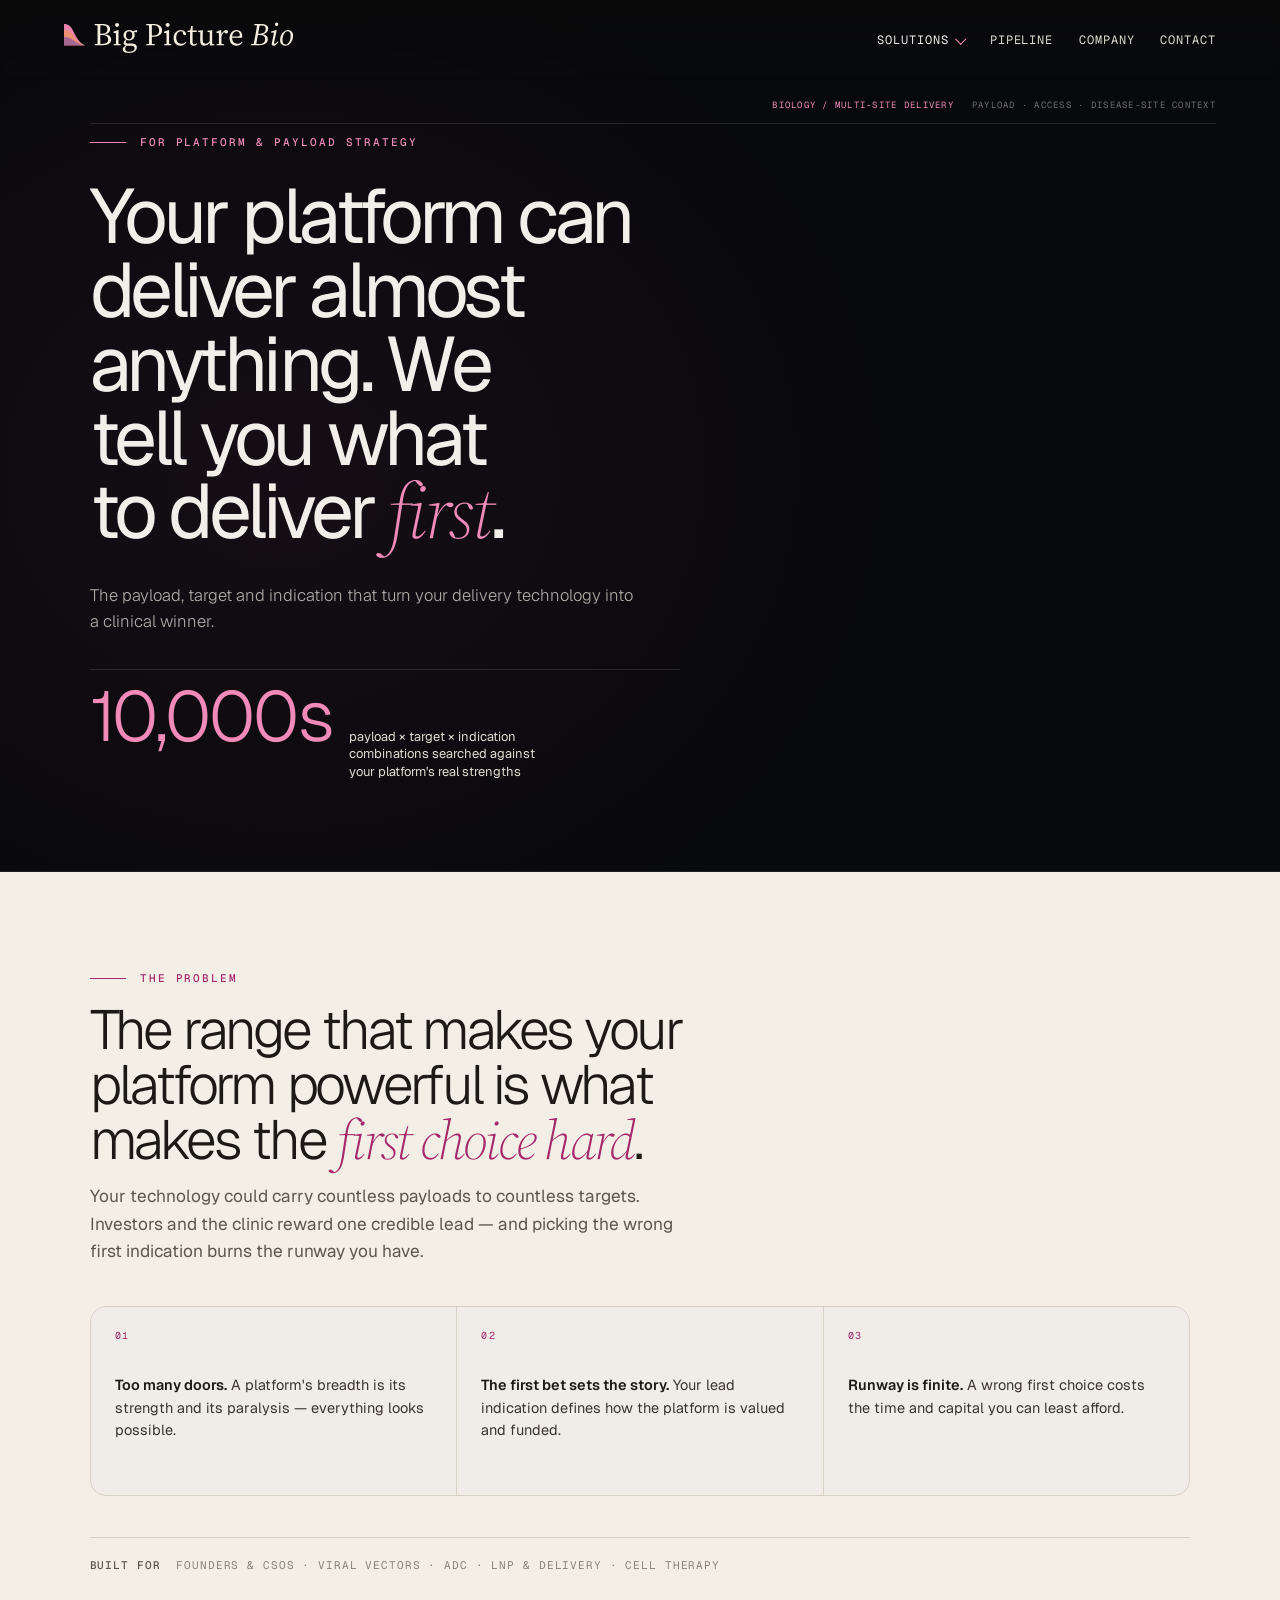
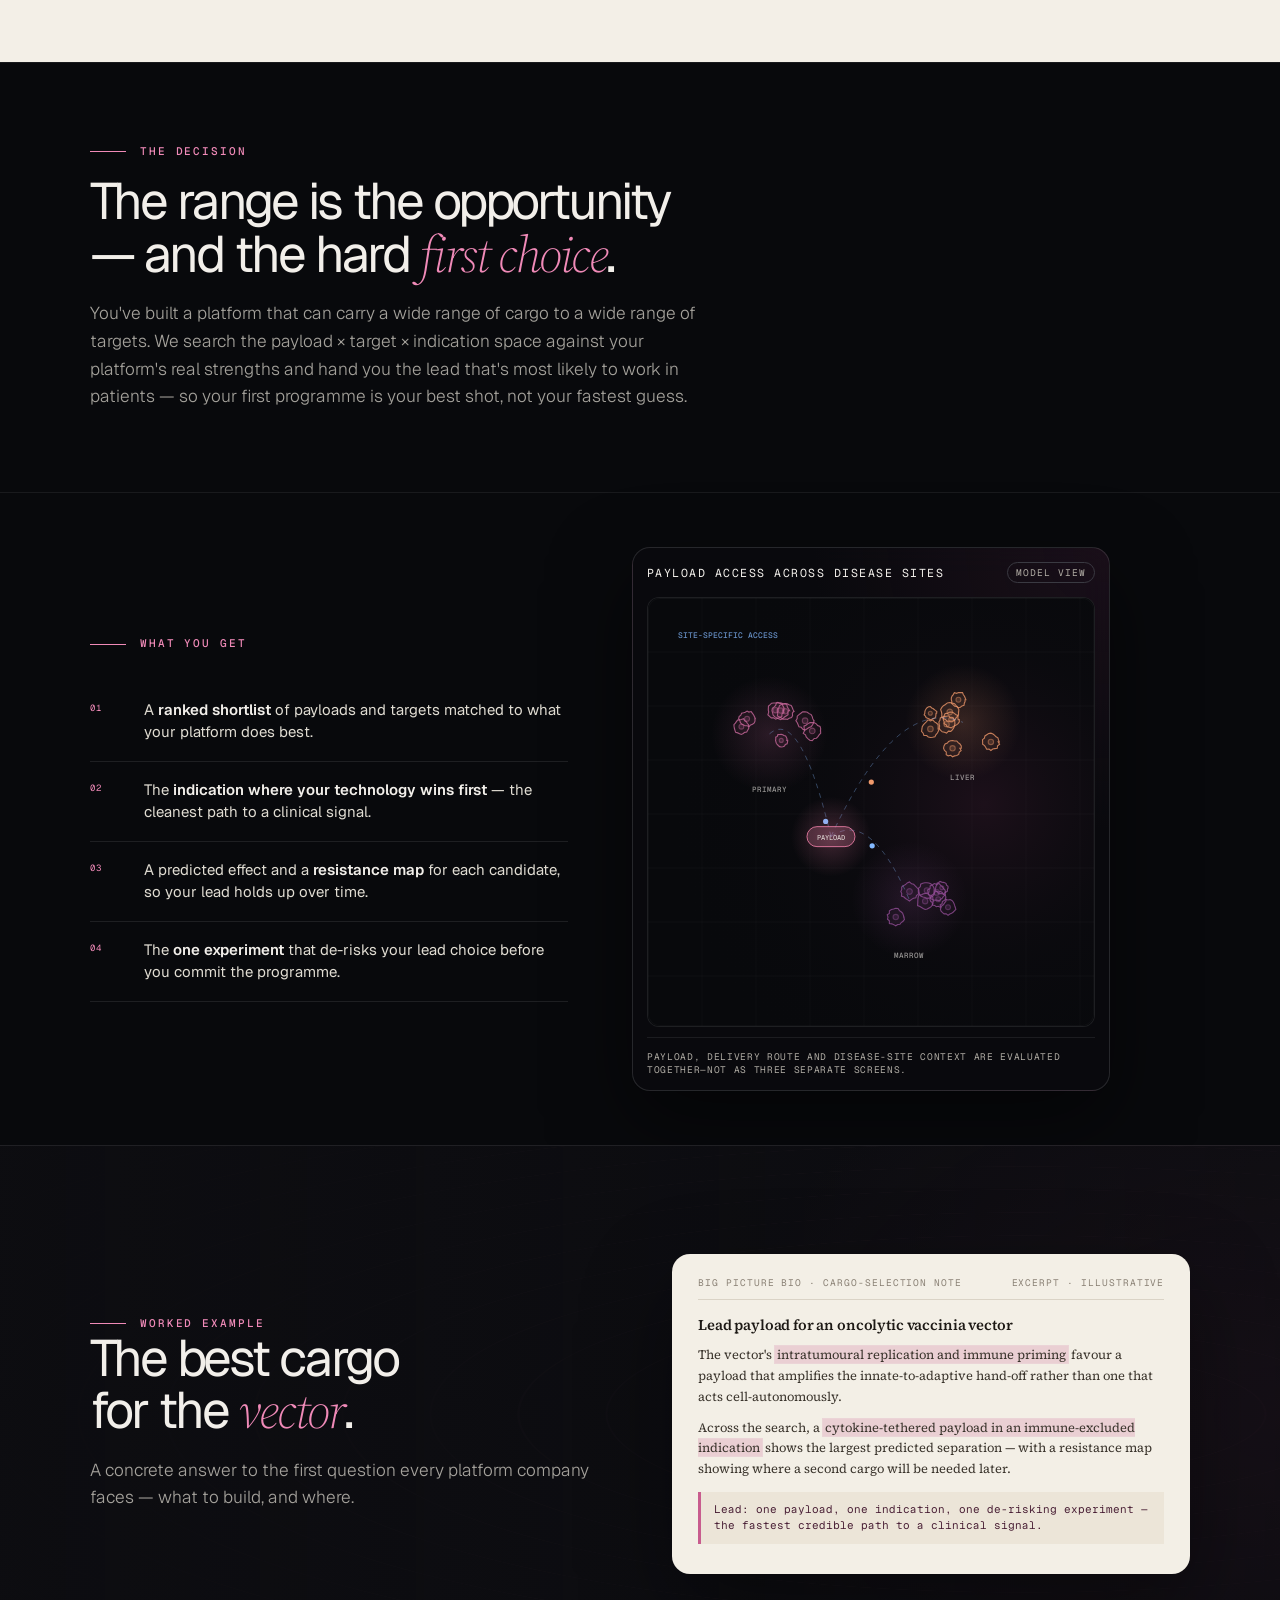
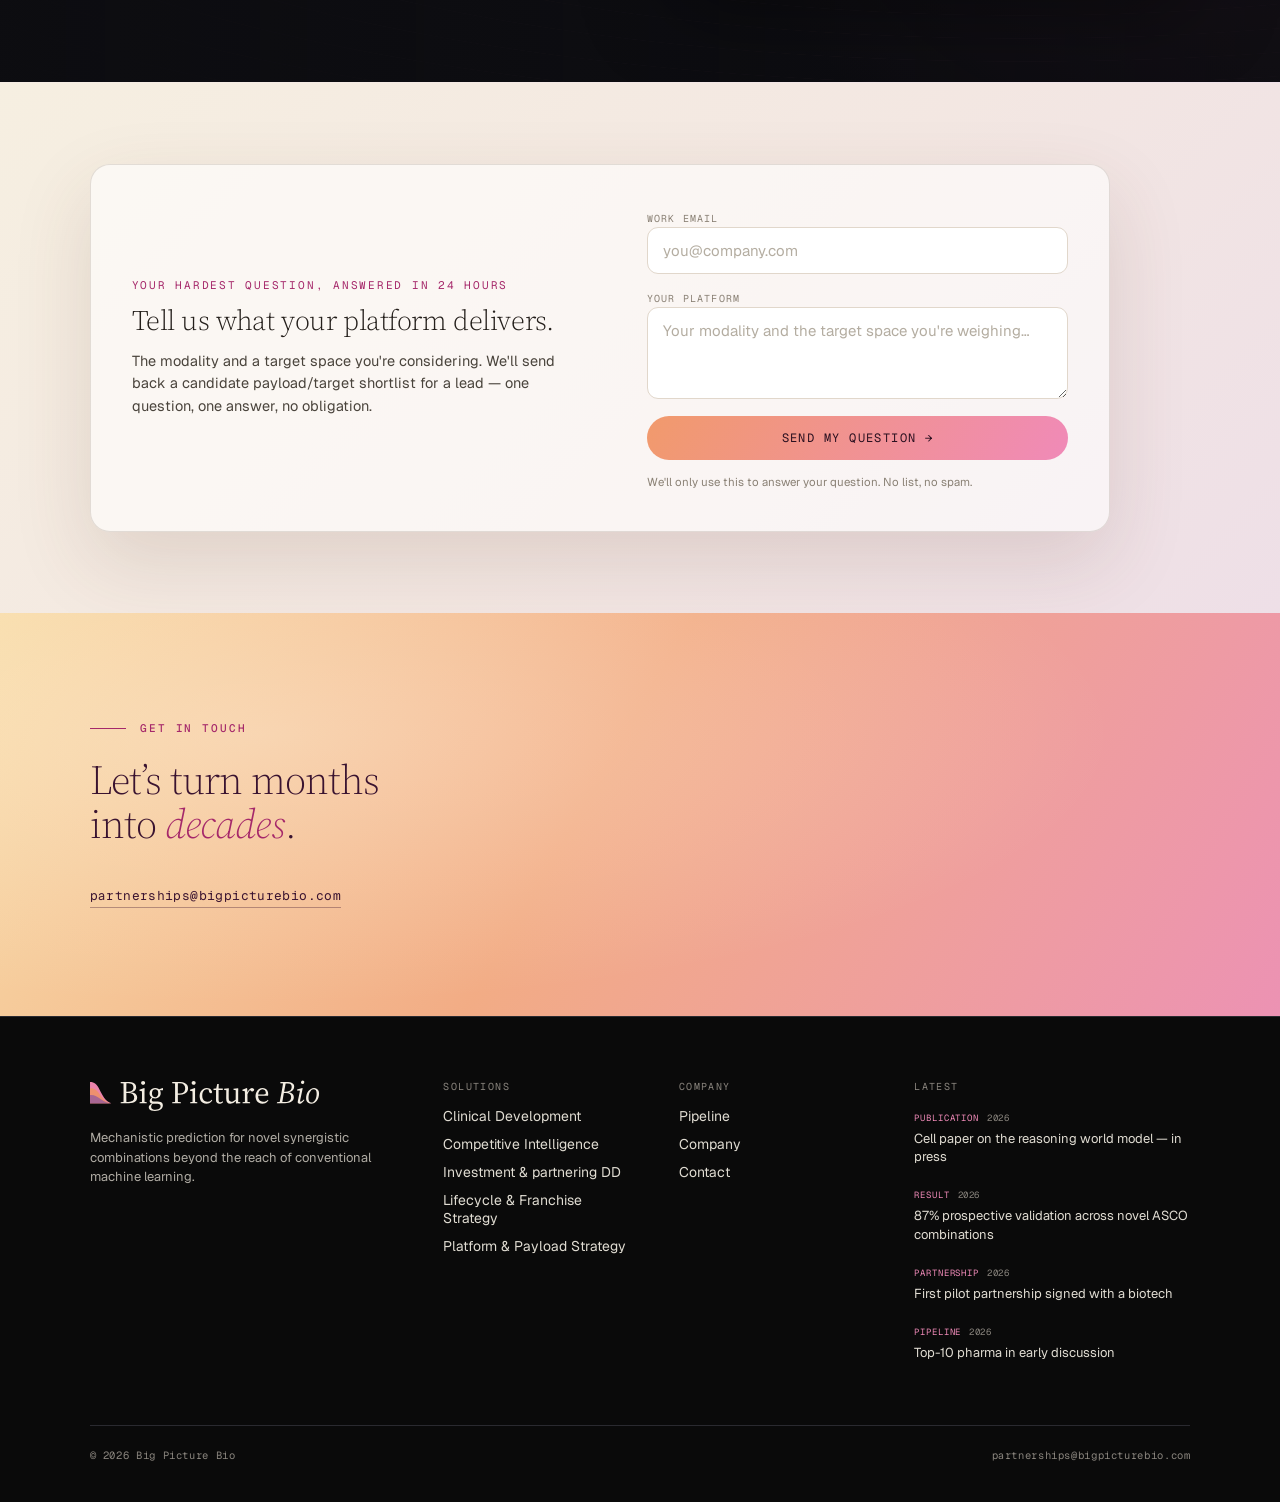
<file: solutions/platform-payload-strategy.html>
<!DOCTYPE html>
<html lang="en">
<head>
<meta charset="utf-8">
<meta name="viewport" content="width=device-width, initial-scale=1">
<title>Platform &amp; Payload Strategy — Big Picture Bio</title>
<meta name="description" content="Your platform can deliver almost anything. We tell you what to deliver first — the payload, target and indication that turn your delivery technology into a clinical winner.">
<link rel="icon" href="/assets/brand/web/favicon.ico" sizes="any">
<link rel="icon" href="/assets/brand/web/favicon.svg" type="image/svg+xml">
<link rel="apple-touch-icon" href="/assets/brand/web/icon-180.png">
<link rel="preconnect" href="https://fonts.googleapis.com">
<link rel="preconnect" href="https://fonts.gstatic.com" crossorigin>
<link href="https://fonts.googleapis.com/css2?family=Geist:wght@300..700&family=Geist+Mono:wght@400..600&family=Source+Serif+4:ital,opsz,wght@0,8..60,300..700;1,8..60,300..700&display=swap" rel="stylesheet">
<link rel="stylesheet" href="/assets/site.css">
</head>
<body class="inner-page" data-bio-art="multi-site">
<div id="site-nav"></div>

<header class="hero">
  <div class="hero-bg"><img src="/img/journey-2-surf.jpg" alt=""></div>
  <div class="hero-scrim"></div>
  <div class="hero-inner">
    <div class="eyebrow"><span class="bar"></span>For Platform &amp; Payload Strategy</div>
    <h1>Your platform can deliver almost anything. We tell you what to deliver <span class="italic">first</span>.</h1>
    <p class="sub">The payload, target and indication that turn your delivery technology into a clinical winner.</p>
    <div class="statline"><span class="n">10,000s</span><span class="l">payload × target × indication combinations searched against your platform's real strengths</span></div>
  </div>
</header>

<!-- THE PROBLEM -->
<section class="problem">
  <div class="problem-inner reveal">
    <div class="eyebrow"><span class="bar"></span>The problem</div>
    <h2 class="problem-head">The range that makes your platform powerful is what makes the <span class="accent">first choice hard</span>.</h2>
    <p class="problem-lead">Your technology could carry countless payloads to countless targets. Investors and the clinic reward one credible lead — and picking the wrong first indication burns the runway you have.</p>
    <div class="problem-points">
      <div class="ppoint"><span class="pn">01</span><p><b>Too many doors.</b> A platform's breadth is its strength and its paralysis — everything looks possible.</p></div>
      <div class="ppoint"><span class="pn">02</span><p><b>The first bet sets the story.</b> Your lead indication defines how the platform is valued and funded.</p></div>
      <div class="ppoint"><span class="pn">03</span><p><b>Runway is finite.</b> A wrong first choice costs the time and capital you can least afford.</p></div>
    </div>
    <p class="problem-for"><b>Built for</b> &nbsp;Founders &amp; CSOs · Viral vectors · ADC · LNP &amp; delivery · Cell therapy</p>
  </div>
</section>

<section class="block">
  <div class="wrap">
    <div class="block-head reveal">
      <div class="eyebrow"><span class="bar"></span>The decision</div>
      <h2 class="head mt-s">The range is the opportunity — and the hard <span class="accent">first choice</span>.</h2>
      <p class="lead">You've built a platform that can carry a wide range of cargo to a wide range of targets. We search the payload × target × indication space against your platform's real strengths and hand you the lead that's most likely to work in patients — so your first programme is your best shot, not your fastest guess.</p>
    </div>
  </div>
</section>

<section class="block tight">
  <div class="wrap">
    <div class="row">
      <div class="col-text reveal">
        <div class="eyebrow"><span class="bar"></span>What you get</div>
        <ul class="deliverables">
          <li>A <b>ranked shortlist</b> of payloads and targets matched to what your platform does best.</li>
          <li>The <b>indication where your technology wins first</b> — the cleanest path to a clinical signal.</li>
          <li>A predicted effect and a <b>resistance map</b> for each candidate, so your lead holds up over time.</li>
          <li>The <b>one experiment</b> that de-risks your lead choice before you commit the programme.</li>
        </ul>
      </div>
      <div class="col-exhibit reveal">
        <div class="panel">
          <div class="panel-head"><span class="panel-title">Payload access across disease sites</span><span class="panel-tag">Model view</span></div>
          <div class="bio-instrument" data-bio-art="multi-site"></div>
          <div class="panel-note">Payload, delivery route and disease-site context are evaluated together—not as three separate screens.</div>
        </div>
      </div>
    </div>
  </div>
</section>

<section class="section">
  <div class="section-bg"><img src="/img/journey-waves.jpg" alt=""></div>
  <div class="section-inner">
    <div class="row">
      <div class="col-text reveal">
        <div class="eyebrow"><span class="bar"></span>Worked example</div>
        <h2 class="head mt-s">The best cargo for the <span class="accent">vector</span>.</h2>
        <p class="lead">A concrete answer to the first question every platform company faces — what to build, and where.</p>
      </div>
      <div class="col-exhibit reveal">
        <div class="report">
          <div class="report-top"><span>Big Picture Bio · Cargo-selection note</span><span>Excerpt · illustrative</span></div>
          <h4>Lead payload for an oncolytic vaccinia vector</h4>
          <p>The vector's <span class="hl">intratumoural replication and immune priming</span> favour a payload that amplifies the innate-to-adaptive hand-off rather than one that acts cell-autonomously.</p>
          <p>Across the search, a <span class="hl">cytokine-tethered payload in an immune-excluded indication</span> shows the largest predicted separation — with a resistance map showing where a second cargo will be needed later.</p>
          <div class="callout">Lead: one payload, one indication, one de-risking experiment — the fastest credible path to a clinical signal.</div>
        </div>
      </div>
    </div>
  </div>
</section>

<section class="block leadmag on-light">
  <div class="wrap">
    <div class="lm-card reveal">
      <div>
        <div class="lm-eyebrow">Your hardest question, answered in 24 hours</div>
        <h2>Tell us what your platform delivers.</h2>
        <p>The modality and a target space you're considering. We'll send back a candidate payload/target shortlist for a lead — one question, one answer, no obligation.</p>
      </div>
      <form>
        <div><label>Work email</label><input type="email" name="email" required placeholder="you@company.com"></div>
        <div><label>Your platform</label><textarea name="question" required placeholder="Your modality and the target space you're weighing…"></textarea></div>
        <button class="submit" type="submit">Send my question →</button>
        <p class="consent">We'll only use this to answer your question. No list, no spam.</p>
      </form>
    </div>
  </div>
</section>

<div id="site-contact"></div>
<div id="site-footer"></div>
<script src="/assets/site.js"></script>
<script src="/assets/inner-visuals.js"></script>
</body>
</html>
</file>
<file: assets/site.css>
/* ===========================================================================
   Big Picture Bio — shared site styles
   Design language reused from the interactive-scroll-imagery build.
   Tokens + components + multi-page nav/footer + solution-page layout.
   =========================================================================== */

:root{
  --bg:#0A0A0A;
  --bg-2:#0E0C10;
  --ink:#F2EFEA;
  --ink-2:#E0DCD2;
  --muted:#B0ACA4;
  --faint:#8A857E;
  --line:#2A2A30;
  --line-2:#3A3A42;
  --accent:#F08AB8;
  --accent-2:#F19A6C;

  /* light band — pale wash drawn from the muller palette (amber → blush → mauve) */
  --light-band:linear-gradient(135deg,#F6EFE1 0%,#F3E7E2 54%,#EEDFE7 100%);
  --light-ink:#241F1B;
  --light-ink-2:#4A443C;
  --light-muted:#8A8175;
  --light-accent:#A5286A;
  --light-line:#E1D7CB;

  --serif:"Source Serif 4","Iowan Old Style",Georgia,serif;
  --sans:"Geist",-apple-system,BlinkMacSystemFont,"Segoe UI",sans-serif;
  --mono:"Geist Mono",ui-monospace,"SFMono-Regular",Menlo,monospace;

  --maxw:1200px;
}

*{ box-sizing:border-box; }
html,body{ margin:0; padding:0; background:var(--bg); }
html{ scroll-behavior:smooth; }
body{
  min-height:100vh;
  color:var(--ink);
  font-family:var(--sans);
  font-feature-settings:"ss01","cv11";
  -webkit-font-smoothing:antialiased;
  overflow-x:hidden;
}
a{ color:inherit; }
img{ max-width:100%; }

/* Page fade-in / between-page transition ---------------------------------- */
body{ opacity:0; transition:opacity .5s ease; }
body.ready{ opacity:1; }
body.leaving{ opacity:0; }

/* ---------- Shared eyebrow / type helpers ---------- */
.eyebrow{
  font-family:var(--mono);
  font-size:clamp(11px,.85vw,13px);
  letter-spacing:.18em;
  text-transform:uppercase;
  color:var(--accent);
  font-weight:500;
  line-height:1.4;
  display:flex; align-items:center; gap:14px;
  text-wrap:balance;
}
.eyebrow .bar{ width:36px; height:1px; background:var(--accent); flex:0 0 36px; }

.accent{ color:var(--accent); }
.serif{ font-family:var(--serif); }

/* ===========================================================================
   NAV  (injected by site.js into #site-nav)
   =========================================================================== */
.nav{
  position:fixed; top:0; left:0; right:0; z-index:80;
  display:flex; justify-content:space-between; align-items:center;
  padding:clamp(14px,1.8vw,22px) clamp(20px,5vw,64px);
  background:linear-gradient(180deg, rgba(10,10,10,.82) 0%, rgba(10,10,10,0) 100%);
  -webkit-backdrop-filter:blur(2px); backdrop-filter:blur(2px);
  transition:background .3s ease;
}
.nav.solid{ background:rgba(10,10,10,.92); -webkit-backdrop-filter:blur(10px); backdrop-filter:blur(10px); border-bottom:1px solid var(--line); }
.nav .wordmark{
  font-family:var(--serif); font-weight:400;
  font-size:clamp(17px,1.4vw,21px); letter-spacing:-.005em;
  white-space:nowrap; color:var(--ink); text-decoration:none;
}
.nav .wordmark{ display:flex; align-items:center; flex-shrink:0; }
.nav .wordmark img,.footer .fm img{ display:block; width:230px; height:auto; }
@media(max-width:480px){ .nav .wordmark img{ width:190px; } }

.nav-links{ display:flex; align-items:center; gap:clamp(18px,2vw,34px); }
.nav-links a, .nav-item > button{
  font-family:var(--mono); font-size:12px; letter-spacing:.08em; text-transform:uppercase;
  color:var(--ink-2); text-decoration:none; background:none; border:0; cursor:pointer;
  padding:6px 0; transition:color .18s ease; white-space:nowrap;
}
.nav-links a:hover, .nav-item > button:hover, .nav-item.open > button{ color:var(--accent); }
.nav-links a.current{ color:var(--ink); border-bottom:1px solid var(--accent); }
.nav-item.current > button{ color:var(--ink); }
.nav-item.current > button .chev{ border-color:var(--accent); }

.nav-item{ position:relative; }
.nav-item > button{ display:inline-flex; align-items:center; gap:7px; }
.nav-item > button .chev{ width:8px; height:8px; border-right:1.5px solid currentColor; border-bottom:1.5px solid currentColor; transform:rotate(45deg) translateY(-1px); transition:transform .2s ease; }
.nav-item.open > button .chev{ transform:rotate(225deg) translateY(-1px); }
.nav-menu{
  position:absolute; top:calc(100% + 12px); right:0; min-width:290px;
  background:rgba(14,12,16,.97); -webkit-backdrop-filter:blur(16px); backdrop-filter:blur(16px);
  border:1px solid var(--line-2); border-radius:14px; padding:8px;
  box-shadow:0 30px 80px rgba(0,0,0,.55);
  opacity:0; visibility:hidden; transform:translateY(-6px); transition:opacity .2s ease, transform .2s ease, visibility .2s;
}
.nav-item.open .nav-menu{ opacity:1; visibility:visible; transform:translateY(0); }
.nav-menu a{
  display:block; padding:11px 14px; border-radius:9px;
  font-family:var(--sans); font-size:14px; letter-spacing:0; text-transform:none;
  color:var(--ink-2); text-decoration:none;
}
.nav-menu a small{ display:block; font-family:var(--mono); font-size:10px; letter-spacing:.06em; text-transform:uppercase; color:var(--faint); margin-top:3px; }
.nav-menu a:hover{ background:rgba(240,138,184,.10); color:var(--ink); }
.nav-menu a:hover small{ color:var(--accent); }

.nav-toggle{ display:none; }

@media (max-width:860px){
  .nav-links{
    position:fixed; inset:0 0 auto 0; top:0; flex-direction:column; align-items:flex-start; gap:6px;
    padding:88px clamp(20px,6vw,40px) 32px; background:rgba(10,10,10,.98);
    transform:translateY(-100%); transition:transform .35s ease; height:auto;
  }
  .nav.menu-open .nav-links{ transform:translateY(0); }
  .nav-links a, .nav-item > button{ font-size:15px; padding:10px 0; }
  .nav-item{ width:100%; }
  .nav-menu{ position:static; opacity:1; visibility:visible; transform:none; box-shadow:none; border:0; background:none; padding:0 0 0 12px; min-width:0; }
  .nav-item .nav-menu{ display:none; } .nav-item.open .nav-menu{ display:block; }
  .nav-toggle{
    display:inline-flex; flex-direction:column; gap:5px; background:none; border:0; cursor:pointer; z-index:90; padding:6px;
  }
  .nav-toggle span{ width:24px; height:2px; background:var(--ink); transition:transform .25s ease, opacity .2s ease; }
  .nav.menu-open .nav-toggle span:nth-child(1){ transform:translateY(7px) rotate(45deg); }
  .nav.menu-open .nav-toggle span:nth-child(2){ opacity:0; }
  .nav.menu-open .nav-toggle span:nth-child(3){ transform:translateY(-7px) rotate(-45deg); }
}

/* ===========================================================================
   HERO  (solution / inner-page cinematic hero — short, ~88vh)
   =========================================================================== */
.hero{ position:relative; min-height:min(88vh,760px); display:flex; overflow:hidden; background:#160f1c; }
.hero-bg{ position:absolute; inset:0; z-index:0; }
.hero-bg img{ width:100%; height:100%; object-fit:cover; display:block; }
.hero-muller{ position:absolute; inset:0; }
.hero-muller svg{ width:100%; height:100%; }
.hero-scrim{
  position:absolute; inset:0; z-index:1; pointer-events:none;
  background:
    linear-gradient(90deg, rgba(10,10,10,.86) 0%, rgba(10,10,10,.5) 34%, rgba(10,10,10,.05) 66%),
    linear-gradient(0deg, rgba(10,10,10,.72) 0%, rgba(10,10,10,0) 44%);
}
.hero-inner{
  position:relative; z-index:2; align-self:flex-end;
  padding:clamp(96px,14vh,150px) clamp(24px,7vw,120px) clamp(48px,8vh,88px);
  width:min(720px,92vw);
}
.hero h1{
  font-family:var(--serif); font-weight:300;
  font-size:clamp(30px,4.2vw,56px); line-height:1.04; letter-spacing:-.022em;
  margin:clamp(16px,2vw,24px) 0 0; color:var(--ink); text-wrap:balance;
}
.hero h1 .italic{ font-style:italic; color:var(--accent); }
.hero .sub{
  font-family:var(--serif); font-weight:300; font-style:italic;
  font-size:clamp(17px,1.6vw,23px); line-height:1.38; color:var(--ink-2);
  margin:clamp(18px,2.2vw,26px) 0 0; max-width:52ch; text-wrap:pretty;
}
.hero .statline{ margin-top:clamp(22px,3vw,34px); }

/* ===========================================================================
   PAGE BODY LAYOUT
   =========================================================================== */
.wrap{ max-width:var(--maxw); margin:0 auto 0 0; padding:0 clamp(24px,7vw,120px); }
.block{ padding:clamp(56px,9vh,120px) 0; position:relative; }
.block.tight{ padding:clamp(36px,6vh,72px) 0; }
.block-head{ max-width:60ch; }
.block-head .eyebrow{ margin-bottom:16px; }
h2.head{
  font-family:var(--serif); font-weight:300;
  font-size:clamp(23px,2.6vw,36px); line-height:1.1; letter-spacing:-.015em;
  margin:0; color:var(--ink); text-wrap:balance;
}
h2.head .accent{ font-style:italic; }
.lead{
  font-family:var(--serif); font-weight:300;
  font-size:clamp(17px,1.5vw,22px); line-height:1.5; color:var(--ink-2);
  margin:clamp(14px,1.6vw,22px) 0 0; max-width:56ch; text-wrap:pretty;
}
.lead .hl{ color:var(--ink); font-style:italic; }
p.body{ font-family:var(--sans); font-size:clamp(15px,1.1vw,17px); line-height:1.6; color:var(--ink-2); max-width:56ch; margin:16px 0 0; }
.footnote{ font-family:var(--sans); font-size:12.5px; line-height:1.5; color:var(--faint); margin-top:18px; max-width:60ch; }

/* two-column content row: text + exhibit */
.row{ display:grid; grid-template-columns:1fr 1fr; gap:clamp(32px,5vw,80px); align-items:center; }
.row.align-top{ align-items:start; }
.row.narrow-text{ grid-template-columns:1.3fr .7fr; }
.row > .col-text{ min-width:0; }
.row > .col-exhibit{ min-width:0; }
@media (max-width:900px){ .row{ grid-template-columns:1fr; gap:36px; } .row.reverse .col-exhibit{ order:-1; } }

/* deliverables list */
.deliverables{ list-style:none; margin:clamp(20px,2.4vw,30px) 0 0; padding:0; display:grid; gap:14px; }
.deliverables li{
  position:relative; padding-left:30px;
  font-family:var(--sans); font-size:clamp(15px,1.1vw,17px); line-height:1.5; color:var(--ink-2);
}
.deliverables li::before{
  content:""; position:absolute; left:0; top:.5em; width:12px; height:7px;
  border-left:2px solid var(--accent); border-bottom:2px solid var(--accent);
  transform:rotate(-45deg); transform-origin:center;
}
.deliverables li b{ color:var(--ink); font-weight:600; }

/* audience lanes (two-block split, e.g. Investment & partnering DD) */
.lanes{ display:grid; grid-template-columns:1fr 1fr; gap:clamp(20px,2.4vw,32px); margin-top:clamp(24px,3vw,40px); }
@media (max-width:820px){ .lanes{ grid-template-columns:1fr; } }
.lane{
  border:1px solid var(--line-2); border-radius:16px; padding:clamp(20px,2vw,28px);
  background:linear-gradient(180deg, rgba(255,255,255,.02), rgba(255,255,255,0));
}
.lane h3{ font-family:var(--serif); font-weight:400; font-size:clamp(19px,1.6vw,24px); margin:0 0 4px; color:var(--ink); }
.lane .who{ font-family:var(--mono); font-size:10.5px; letter-spacing:.1em; text-transform:uppercase; color:var(--accent); margin:0 0 12px; }
.lane p{ font-family:var(--sans); font-size:14.5px; line-height:1.55; color:var(--ink-2); margin:0; }

/* KPI band */
.kpis{ display:flex; flex-wrap:wrap; gap:clamp(24px,4vw,64px); }
.statline{ display:flex; align-items:baseline; gap:16px; }
.statline .n{ font-family:var(--serif); font-weight:300; font-size:clamp(44px,6vw,86px); line-height:.82; color:var(--accent); letter-spacing:-.03em; }
.statline .l{ font-family:var(--sans); font-size:clamp(13px,1vw,15px); line-height:1.35; color:var(--ink-2); max-width:22ch; }
.kpi{ display:flex; flex-direction:column; gap:8px; }
.kpi .k{ font-family:var(--serif); font-weight:300; font-size:clamp(30px,3.4vw,46px); line-height:1; color:var(--ink); letter-spacing:-.02em; }
.kpi .k .accent{ color:var(--accent); }
.kpi .d{ font-family:var(--mono); font-size:10.5px; letter-spacing:.12em; text-transform:uppercase; color:var(--muted); }

/* role chips */
.roles{ display:flex; flex-wrap:wrap; gap:10px; margin-top:24px; }
.roles span{
  font-family:var(--mono); font-size:11px; letter-spacing:.06em;
  color:var(--ink-2); border:1px solid var(--line-2); border-radius:999px; padding:8px 14px;
}

/* ===========================================================================
   PANELS / EXHIBITS  (glass card + chart)
   =========================================================================== */
.panel{
  background:rgba(14,12,16,.62); -webkit-backdrop-filter:blur(16px) saturate(1.1); backdrop-filter:blur(16px) saturate(1.1);
  border:1px solid rgba(255,255,255,.12); border-radius:18px; padding:clamp(16px,1.6vw,24px);
  box-shadow:0 30px 80px rgba(0,0,0,.5);
}
.panel-head{ display:flex; justify-content:space-between; align-items:center; gap:12px; margin-bottom:14px; }
.panel-title{ font-family:var(--mono); font-size:clamp(11px,.9vw,12.5px); letter-spacing:.13em; text-transform:uppercase; color:var(--ink); }
.panel-tag{ font-family:var(--mono); font-size:9.5px; letter-spacing:.11em; text-transform:uppercase; color:var(--muted); border:1px solid var(--line-2); border-radius:999px; padding:3px 8px; white-space:nowrap; }
.panel svg{ width:100%; height:auto; display:block; }
.panel-legend{ display:flex; gap:16px; flex-wrap:wrap; margin-top:12px; font-family:var(--mono); font-size:10.5px; letter-spacing:.05em; color:var(--muted); }
.panel-legend span{ display:inline-flex; align-items:center; gap:7px; }
.panel-legend i{ width:15px; height:0; border-top-width:2px; border-top-style:solid; display:inline-block; }
.panel-legend i.dot{ width:8px; height:8px; border:0; border-radius:50%; }
.panel-note{ margin-top:10px; font-family:var(--sans); font-size:11.5px; line-height:1.4; color:var(--muted); }

/* Report "paper" excerpt (the worked-example centrepiece) */
.report{ position:relative; overflow:hidden; background:#F3EFE6; color:#241F1B; border-radius:12px; padding:22px 26px 30px; box-shadow:0 34px 90px rgba(0,0,0,.6); }
.report-top{ display:flex; justify-content:space-between; gap:10px; font-family:var(--mono); font-size:9.5px; letter-spacing:.1em; text-transform:uppercase; color:#8A8175; border-bottom:1px solid #DAD3C6; padding-bottom:10px; }
.report h4{ font-family:var(--serif); font-weight:600; font-size:clamp(14px,1.15vw,16px); margin:15px 0 10px; color:#1D1915; letter-spacing:-.01em; }
.report p{ font-family:var(--serif); font-weight:400; font-size:clamp(12px,1vw,13.5px); line-height:1.62; color:#3A342C; margin:0 0 10px; }
.report .hl{ background:rgba(200,92,142,.22); box-shadow:0 0 0 1px rgba(200,92,142,.18); padding:0 2px; }
.report .callout{ margin-top:12px; border-left:3px solid #C85C8E; background:#ECE5D8; padding:10px 13px; font-family:var(--mono); font-size:11px; line-height:1.45; color:#4A2036; }

/* pipeline mini-diagram (bars) */
.pipe{ display:flex; flex-direction:column; gap:14px; }
.pipe-row{ display:grid; grid-template-columns:120px 1fr; align-items:center; gap:12px; }
.pipe-label{ font-family:var(--sans); font-size:13px; color:var(--ink); }
.pipe-label small{ display:block; font-family:var(--mono); font-size:9px; letter-spacing:.12em; text-transform:uppercase; color:var(--muted); margin-top:2px; }
.pipe-track{ position:relative; height:8px; border-radius:999px; background:rgba(255,255,255,.08); overflow:hidden; }
.pipe-fill{ position:absolute; left:0; top:0; bottom:0; border-radius:999px; background:linear-gradient(90deg,var(--accent-2),var(--accent)); }

/* ===========================================================================
   HOME — journey + solution overview cards
   =========================================================================== */
.solutions-grid{ display:grid; grid-template-columns:repeat(3,1fr); gap:clamp(16px,1.8vw,24px); margin-top:clamp(36px,5vh,60px); }
@media (max-width:940px){ .solutions-grid{ grid-template-columns:1fr 1fr; } }
@media (max-width:620px){ .solutions-grid{ grid-template-columns:1fr; } }
.sol-card{
  display:flex; flex-direction:column; gap:12px; text-decoration:none;
  border:1px solid var(--line-2); border-radius:16px; padding:clamp(20px,1.8vw,26px);
  background:linear-gradient(180deg, rgba(255,255,255,.025), rgba(255,255,255,0));
  transition:border-color .2s ease, transform .2s ease, background .2s ease;
}
.sol-card:hover{ border-color:var(--accent); transform:translateY(-3px); background:rgba(240,138,184,.05); }
.sol-card .k{ font-family:var(--mono); font-size:10.5px; letter-spacing:.12em; text-transform:uppercase; color:var(--accent); }
.sol-card h3{ font-family:var(--serif); font-weight:400; font-size:clamp(19px,1.7vw,24px); line-height:1.12; margin:0; color:var(--ink); }
.sol-card p{ font-family:var(--sans); font-size:14px; line-height:1.5; color:var(--muted); margin:0; }
.sol-card .go{ margin-top:auto; font-family:var(--mono); font-size:11px; letter-spacing:.1em; text-transform:uppercase; color:var(--ink-2); display:inline-flex; align-items:center; gap:8px; }
.sol-card:hover .go{ color:var(--accent); }
.sol-card .go::after{ content:"→"; }

/* ===========================================================================
   FULL-BLEED SCRIM SECTION (texture between blocks + team/company)
   =========================================================================== */
.section{ position:relative; padding:clamp(72px,12vh,150px) clamp(24px,7vw,120px); overflow:hidden; }
.section-bg{ position:absolute; inset:0; z-index:0; }
.section-bg img{ width:100%; height:100%; object-fit:cover; display:block; filter:brightness(.42) saturate(1.05); }
.section-bg::after{ content:""; position:absolute; inset:0; background:linear-gradient(180deg, rgba(10,10,10,.78) 0%, rgba(10,10,10,.66) 45%, rgba(10,10,10,.82) 100%); }
.section > *:not(.section-bg){ position:relative; z-index:1; }
.section-inner{ max-width:var(--maxw); margin:0 auto 0 0; }
.section-head{ max-width:760px; margin:0 0 clamp(40px,6vh,64px); text-align:left; }
.section-head .eyebrow{ justify-content:flex-start; margin-bottom:18px; }
.section-head h2{ font-family:var(--serif); font-weight:300; font-size:clamp(23px,2.6vw,36px); line-height:1.1; letter-spacing:-.015em; margin:0; color:var(--ink); text-wrap:balance; }
.section-head p{ font-family:var(--serif); font-weight:300; font-size:clamp(16px,1.4vw,20px); line-height:1.5; color:var(--ink-2); margin:16px 0 0; max-width:60ch; }

/* ===========================================================================
   PROBLEM  (light section — customer problem, above "the decision")
   =========================================================================== */
.problem{ background:var(--light-band); color:var(--light-ink); padding:clamp(52px,9vh,104px) clamp(24px,7vw,120px); }
.problem-inner{ max-width:var(--maxw); margin:0 auto 0 0; }
.problem .eyebrow{ color:var(--light-accent); }
.problem .eyebrow .bar{ background:var(--light-accent); }
.problem-head{ font-family:var(--serif); font-weight:300; font-size:clamp(22px,2.6vw,34px); line-height:1.14; letter-spacing:-.015em; color:#1D1915; margin:16px 0 0; max-width:26ch; text-wrap:balance; }
.problem-head .accent{ font-style:italic; color:#A5286A; }
.problem-lead{ font-family:var(--serif); font-weight:400; font-size:clamp(16px,1.4vw,20px); line-height:1.5; color:#3A342C; margin:16px 0 0; max-width:60ch; text-wrap:pretty; }
.problem-points{ display:grid; grid-template-columns:repeat(3,1fr); gap:clamp(20px,3vw,44px); margin-top:clamp(30px,4.5vh,52px); }
@media (max-width:760px){ .problem-points{ grid-template-columns:1fr; gap:22px; } }
.ppoint .pn{ font-family:var(--mono); font-size:11px; letter-spacing:.16em; color:#A5286A; }
.ppoint p{ font-family:var(--sans); font-size:14.5px; line-height:1.55; color:#3A342C; margin:10px 0 0; border-top:1px solid #D8D0C2; padding-top:14px; }
.ppoint p b{ color:#1D1915; font-weight:600; }
.problem-for{ font-family:var(--mono); font-size:11px; letter-spacing:.08em; text-transform:uppercase; color:var(--light-muted); margin:clamp(30px,4.5vh,48px) 0 0; }
.problem-for b{ color:#5A5248; font-weight:500; }

/* ---------------------------------------------------------------------------
   .lightband — generic light section for alternating rhythm (reuses standard
   components; overrides their colours for dark-on-light). Same wash as .problem.
   --------------------------------------------------------------------------- */
.lightband{ background:var(--light-band); color:var(--light-ink); }
.lightband .eyebrow{ color:var(--light-accent); }
.lightband .eyebrow .bar{ background:var(--light-accent); }
.lightband h2.head, .lightband .section-head h2{ color:var(--light-ink); }
.lightband h2.head .accent, .lightband .section-head h2 .accent{ color:var(--light-accent); }
.lightband .lead{ color:var(--light-ink-2); }
.lightband p.body{ color:var(--light-ink-2); }
/* solution cards on a light band */
.lightband .sol-card{ background:rgba(255,255,255,.5); border-color:rgba(70,50,30,.14); }
.lightband .sol-card:hover{ background:rgba(255,255,255,.8); border-color:var(--light-accent); transform:translateY(-3px); }
.lightband .sol-card .k{ color:var(--light-accent); }
.lightband .sol-card h3{ color:var(--light-ink); }
.lightband .sol-card p{ color:#6A6258; }
.lightband .sol-card .go{ color:var(--light-ink-2); }
.lightband .sol-card:hover .go{ color:var(--light-accent); }
.problem .statline .n, .lightband .statline .n{ color:var(--light-accent); }
.problem .statline .l, .lightband .statline .l{ color:var(--light-ink-2); }
.problem .deliverables li, .lightband .deliverables li{ color:var(--light-ink-2); }
.problem .deliverables li b, .lightband .deliverables li b{ color:var(--light-ink); }
.problem .deliverables li::before, .lightband .deliverables li::before{ border-color:var(--light-accent); }
.problem .body, .lightband p.body{ color:var(--light-ink-2); }
.problem .footnote, .lightband .footnote{ font-family:var(--sans); font-size:12.5px; line-height:1.5; color:var(--light-muted); margin-top:18px; max-width:60ch; }

/* ===========================================================================
   LEAD MAGNET  (email capture)
   =========================================================================== */
.leadmag{ position:relative; }
.leadmag .lm-card{
  background:rgba(14,12,16,.6); -webkit-backdrop-filter:blur(16px); backdrop-filter:blur(16px);
  border:1px solid var(--line-2); border-radius:20px; padding:clamp(26px,3.2vw,44px);
  display:grid; grid-template-columns:1.1fr 1fr; gap:clamp(28px,4vw,56px); align-items:center;
}
@media (max-width:820px){ .leadmag .lm-card{ grid-template-columns:1fr; gap:28px; } }
.leadmag .lm-eyebrow{ font-family:var(--mono); font-size:11px; letter-spacing:.16em; text-transform:uppercase; color:var(--accent); }
.leadmag h2{ font-family:var(--serif); font-weight:300; font-size:clamp(21px,2.2vw,30px); line-height:1.14; letter-spacing:-.015em; margin:12px 0 0; color:var(--ink); text-wrap:balance; }
.leadmag p{ font-family:var(--sans); font-size:14.5px; line-height:1.55; color:var(--ink-2); margin:14px 0 0; max-width:44ch; }
.leadmag form{ display:grid; gap:12px; }
.leadmag label{ font-family:var(--mono); font-size:10px; letter-spacing:.12em; text-transform:uppercase; color:var(--muted); }
.leadmag input, .leadmag textarea{
  width:100%; font-family:var(--sans); font-size:15px; color:var(--ink);
  background:rgba(255,255,255,.04); border:1px solid var(--line-2); border-radius:11px; padding:13px 15px;
  transition:border-color .2s ease;
}
.leadmag input::placeholder, .leadmag textarea::placeholder{ color:var(--faint); }
.leadmag input:focus, .leadmag textarea:focus{ outline:none; border-color:var(--accent); }
.leadmag textarea{ min-height:92px; resize:vertical; }
.leadmag .submit{
  display:inline-flex; align-items:center; justify-content:center; gap:9px; cursor:pointer;
  font-family:var(--mono); font-size:12px; letter-spacing:.12em; text-transform:uppercase; color:#2A1020;
  background:linear-gradient(120deg,var(--accent-2),var(--accent)); border:0; border-radius:999px; padding:14px 22px;
  transition:filter .2s ease, transform .15s ease;
}
.leadmag .submit:hover{ filter:brightness(1.06); transform:translateY(-1px); }
.leadmag .consent{ font-family:var(--sans); font-size:11.5px; line-height:1.4; color:var(--faint); margin-top:2px; }
.leadmag .consent a{ color:var(--muted); }
.leadmag .lm-done{ font-family:var(--serif); font-style:italic; font-size:18px; color:var(--ink-2); }

/* Light variant — lead magnet as an alternating light band */
.leadmag.on-light{ background:var(--light-band); }
.leadmag.on-light .lm-card{ background:rgba(255,255,255,.6); border-color:rgba(70,50,30,.14); box-shadow:0 30px 80px rgba(90,60,40,.14); -webkit-backdrop-filter:none; backdrop-filter:none; }
.leadmag.on-light .lm-eyebrow{ color:var(--light-accent); }
.leadmag.on-light h2{ color:var(--light-ink); }
.leadmag.on-light p{ color:var(--light-ink-2); }
.leadmag.on-light label{ color:var(--light-muted); }
.leadmag.on-light input, .leadmag.on-light textarea{ background:#fff; border-color:var(--light-line); color:var(--light-ink); }
.leadmag.on-light input::placeholder, .leadmag.on-light textarea::placeholder{ color:#B4ADA1; }
.leadmag.on-light input:focus, .leadmag.on-light textarea:focus{ border-color:var(--light-accent); }
.leadmag.on-light .consent{ color:var(--light-muted); }
.leadmag.on-light .consent a{ color:#6A6258; }
.leadmag.on-light .lm-done{ color:var(--light-ink-2); }

/* ===========================================================================
   TEAM / ADVISORS  (Company page)
   =========================================================================== */
.team-grid{ max-width:900px; margin:0 auto; display:grid; grid-template-columns:repeat(2,1fr); gap:clamp(24px,4vw,56px); }
@media (max-width:620px){ .team-grid{ grid-template-columns:1fr; } }
.member{ text-align:center; }
.member-avatar{ width:clamp(120px,14vw,168px); height:clamp(120px,14vw,168px); margin:0 auto 20px; border-radius:50%; overflow:hidden; border:1px solid var(--line-2); }
.member-avatar img{ width:100%; height:100%; object-fit:cover; filter:grayscale(.15); }
.member-name{ font-family:var(--serif); font-weight:400; font-size:clamp(19px,1.7vw,24px); color:var(--ink); margin:0; }
.member-role{ font-family:var(--mono); font-size:clamp(10px,.85vw,12px); letter-spacing:.14em; text-transform:uppercase; color:var(--accent); margin:7px 0 12px; }
.member-bio{ font-family:var(--sans); font-size:clamp(13px,1.05vw,15px); line-height:1.55; color:var(--ink-2); max-width:34ch; margin:0 auto; }

.advisors{ max-width:860px; margin:clamp(48px,7vh,80px) auto 0; }
.advisors-label{ text-align:center; font-family:var(--mono); font-size:11px; letter-spacing:.18em; text-transform:uppercase; color:var(--muted); margin-bottom:28px; }
.advisor-grid{ display:grid; grid-template-columns:repeat(2,1fr); gap:clamp(20px,3vw,40px); }
@media (max-width:620px){ .advisor-grid{ grid-template-columns:1fr; } }
.advisor{ display:flex; align-items:center; gap:16px; }
.advisor-avatar{ flex:0 0 auto; width:64px; height:64px; border-radius:50%; overflow:hidden; border:1px solid var(--line-2); }
.advisor-avatar img{ width:100%; height:100%; object-fit:cover; filter:grayscale(.2); }
.advisor-name{ font-family:var(--serif); font-weight:400; font-size:17px; color:var(--ink); margin:0; }
.advisor-bio{ font-family:var(--sans); font-size:12.5px; line-height:1.5; color:var(--ink-2); margin:5px 0 0; }

/* ===========================================================================
   PIPELINE TABLE
   =========================================================================== */
.ptable{ width:100%; border-collapse:collapse; margin-top:clamp(28px,4vh,44px); }
.ptable th{ text-align:left; font-family:var(--mono); font-size:10.5px; letter-spacing:.14em; text-transform:uppercase; color:var(--muted); font-weight:400; padding:0 16px 12px 0; border-bottom:1px solid var(--line-2); }
.ptable td{ padding:15px 16px 15px 0; border-bottom:1px solid var(--line); vertical-align:middle; }
.ptable .partner{ font-family:var(--mono); font-size:13px; color:var(--ink); white-space:nowrap; }
.ptable .partner.internal{ color:var(--accent); }
.ptable .ind{ font-family:var(--serif); font-size:clamp(15px,1.2vw,18px); color:var(--ink); }
.ptable .ind.tbd{ font-style:italic; color:var(--muted); }
.ptable .appr{ font-family:var(--sans); font-size:13.5px; color:var(--ink-2); }
.ptable .appr.tbd{ font-style:italic; color:var(--muted); }
.ptable td.stage{ text-align:right; white-space:nowrap; }
.stage-tag{ font-family:var(--mono); font-size:9.5px; letter-spacing:.1em; text-transform:uppercase; border:1px solid var(--line-2); border-radius:999px; padding:4px 10px; color:var(--muted); }
.stage-tag.design{ color:#F2B5D2; border-color:rgba(240,138,184,.5); background:rgba(240,138,184,.10); }
.stage-tag.scoping{ color:var(--accent); border-color:var(--accent); }
@media (max-width:720px){
  .ptable, .ptable tbody, .ptable tr, .ptable td{ display:block; width:100%; }
  .ptable thead{ display:none; }
  .ptable tr{ border-bottom:1px solid var(--line-2); padding:14px 0; }
  .ptable td{ border:0; padding:2px 0; }
  .ptable td.stage{ text-align:left; margin-top:6px; }
}

/* ===========================================================================
   CONTACT (warm gradient) + FOOTER
   =========================================================================== */
.contact{ position:relative; text-align:left; padding:clamp(72px,12vh,150px) clamp(24px,7vw,120px); overflow:hidden;
  background:linear-gradient(120deg,#F8DBA6 0%,#F2AC85 46%,#EC92B3 100%); }
.contact::after{ content:""; position:absolute; inset:0; z-index:0; background:radial-gradient(120% 120% at 20% 30%, rgba(255,246,231,.34) 0%, rgba(255,246,231,0) 56%); pointer-events:none; }
.contact > *{ position:relative; z-index:1; }
.contact-inner{ max-width:var(--maxw); margin:0 auto 0 0; }
.contact .eyebrow{ justify-content:flex-start; margin-bottom:22px; color:#A5286A; }
.contact .eyebrow .bar{ background:#A5286A; }
.contact h2{ font-family:var(--serif); font-weight:300; font-size:clamp(26px,3.2vw,44px); line-height:1.08; letter-spacing:-.02em; color:#3A1330; margin:0; max-width:18ch; text-wrap:balance; }
.contact h2 .accent{ font-style:italic; color:#A5286A; }
.contact-emails{ display:flex; flex-wrap:wrap; gap:14px 40px; justify-content:flex-start; margin-top:clamp(30px,4.5vh,48px); }
.contact-emails a{ font-family:var(--mono); font-size:clamp(12px,1vw,15px); letter-spacing:.03em; color:#3A1330; text-decoration:none; border-bottom:1px solid rgba(58,19,48,.35); padding-bottom:3px; transition:color .2s, border-color .2s; }
.contact-emails a:hover{ color:#A5286A; border-color:#A5286A; }

.footer{ background:var(--bg); border-top:1px solid var(--line); padding:clamp(48px,7vh,80px) clamp(24px,7vw,120px) 40px; }
.footer-inner{ max-width:var(--maxw); margin:0 auto 0 0; display:grid; grid-template-columns:1.15fr .7fr .7fr 1.05fr; gap:clamp(28px,4vw,56px); }
@media (max-width:980px){ .footer-inner{ grid-template-columns:1fr 1fr; } }
@media (max-width:480px){ .footer-inner{ grid-template-columns:1fr; } }
.footer .fm{ font-family:var(--serif); font-size:20px; color:var(--ink); }
.footer .fm em{ font-style:italic; color:var(--accent); }
.footer .ftag{ font-family:var(--sans); font-size:13px; line-height:1.5; color:var(--muted); margin:12px 0 0; max-width:34ch; }
.footer .fcol h4{ font-family:var(--mono); font-size:10px; letter-spacing:.14em; text-transform:uppercase; color:var(--faint); margin:0 0 14px; font-weight:400; }
.footer .fcol a{ display:block; font-family:var(--sans); font-size:14px; color:var(--ink-2); text-decoration:none; margin-bottom:10px; }
.footer .fcol a:hover{ color:var(--accent); }
.footer .flatest a{ display:block; margin-bottom:16px; padding-bottom:2px; }
.footer .flatest .tag{ font-family:var(--mono); font-size:9px; letter-spacing:.1em; text-transform:uppercase; color:var(--accent); }
.footer .flatest .date{ font-family:var(--mono); font-size:9px; letter-spacing:.06em; color:var(--faint); margin-left:8px; }
.footer .flatest .t{ display:block; font-family:var(--sans); font-size:13px; line-height:1.4; color:var(--ink-2); margin-top:5px; }
.footer .flatest a:hover .t{ color:var(--accent); }
.footer-base{ max-width:var(--maxw); margin:clamp(36px,5vh,56px) auto 0 0; padding-top:22px; border-top:1px solid var(--line); display:flex; justify-content:space-between; gap:16px; flex-wrap:wrap; font-family:var(--mono); font-size:10.5px; letter-spacing:.06em; color:var(--faint); }

/* ---------- reveal on scroll ---------- */
.reveal{ opacity:0; transform:translateY(22px); transition:opacity .7s ease, transform .7s ease; }
.reveal.in{ opacity:1; transform:none; }
@media (prefers-reduced-motion:reduce){ .reveal{ opacity:1; transform:none; transition:none; } html{ scroll-behavior:auto; } }

/* small helpers */
.center{ text-align:center; }
.mt-s{ margin-top:16px; } .mt-m{ margin-top:28px; } .mt-l{ margin-top:44px; }
.divider{ height:1px; background:var(--line); border:0; margin:0; }

/* ===========================================================================
   HOME — THE LIVING MODEL
   One persistent scientific state, transformed through the whole narrative.
   =========================================================================== */
.home-page{ background:#08090c; }
.model-story{
  position:relative;
  background:#08090c;
  color:var(--ink);
  isolation:isolate;
}
.model-stage{ position:relative; }
.model-visual{
  position:sticky;
  top:0;
  height:100svh;
  min-height:640px;
  margin-bottom:-100svh;
  overflow:hidden;
  background:
    radial-gradient(90% 100% at 78% 52%, rgba(56,27,51,.34), transparent 70%),
    #08090c;
  z-index:0;
}
.model-visual::before{
  content:"";
  position:absolute;
  inset:0;
  z-index:1;
  pointer-events:none;
  opacity:.42;
  background-image:
    linear-gradient(rgba(255,255,255,.032) 1px, transparent 1px),
    linear-gradient(90deg, rgba(255,255,255,.032) 1px, transparent 1px);
  background-size:72px 72px;
  mask-image:linear-gradient(90deg, transparent 0%, #000 43%, #000 100%);
}
.model-canvas{
  position:absolute;
  inset:0;
  width:100%;
  height:100%;
  display:block;
  z-index:0;
}
.model-wash{
  position:absolute;
  inset:0;
  z-index:2;
  pointer-events:none;
  background:
    linear-gradient(90deg, rgba(8,9,12,.98) 0%, rgba(8,9,12,.93) 31%, rgba(8,9,12,.44) 48%, rgba(8,9,12,0) 72%),
    linear-gradient(0deg, rgba(8,9,12,.76) 0%, rgba(8,9,12,0) 34%);
}
.model-hud{
  position:absolute;
  inset:0;
  z-index:3;
  pointer-events:none;
  font-family:var(--mono);
  text-transform:uppercase;
}
.model-hud-top{
  position:absolute;
  top:clamp(76px,10vh,104px);
  left:clamp(24px,5vw,64px);
  right:clamp(24px,5vw,64px);
  display:flex;
  justify-content:space-between;
  gap:24px;
  padding-bottom:12px;
  border-bottom:1px solid rgba(255,255,255,.11);
  color:rgba(242,239,234,.52);
  font-size:10px;
  letter-spacing:.15em;
}
.model-hud-top span:last-child{ color:var(--accent); }
.model-metrics{
  position:absolute;
  right:clamp(24px,5vw,64px);
  bottom:clamp(56px,8vh,86px);
  display:grid;
  grid-template-columns:repeat(3,minmax(112px,1fr));
  min-width:min(500px,42vw);
  border-top:1px solid rgba(255,255,255,.13);
}
.model-metrics > div{ padding:12px 14px 0 0; }
.model-metric-label{
  display:block;
  color:rgba(242,239,234,.38);
  font-size:8px;
  letter-spacing:.13em;
}
.model-metrics b{
  display:block;
  margin-top:7px;
  color:rgba(242,239,234,.88);
  font-weight:500;
  font-size:12px;
  letter-spacing:.08em;
}
.model-key{
  position:absolute;
  right:clamp(24px,5vw,64px);
  top:clamp(110px,15vh,150px);
  display:flex;
  flex-wrap:wrap;
  justify-content:flex-end;
  gap:8px 14px;
  max-width:430px;
  color:rgba(242,239,234,.5);
  font-size:8px;
  letter-spacing:.1em;
  transition:opacity .22s ease, visibility .22s ease;
}
.model-key span{ display:inline-flex; align-items:center; gap:6px; }
.model-key i{
  width:6px;
  height:6px;
  border-radius:50%;
  background:var(--key);
  box-shadow:0 0 12px color-mix(in srgb,var(--key) 65%,transparent);
}
.model-copy{ position:relative; z-index:4; }
.model-beat{
  min-height:100svh;
  min-height:max(640px,100svh);
  padding:clamp(94px,13vh,132px) clamp(24px,7vw,120px) clamp(64px,9vh,96px);
  display:flex;
  align-items:center;
  pointer-events:none;
}
.model-beat-inner{
  width:min(610px,42vw);
  opacity:.2;
  transform:translateY(26px);
  transition:opacity .5s ease, transform .5s ease;
  text-shadow:0 1px 24px rgba(0,0,0,.4);
}
.model-beat.is-active .model-beat-inner{
  opacity:1;
  transform:none;
}
.model-beat--hero .model-beat-inner{ width:min(760px,52vw); }
.model-beat--hero h1{
  margin:clamp(18px,2.4vw,30px) 0 0;
  max-width:12.5ch;
  font-family:var(--sans);
  font-size:clamp(44px,5.5vw,82px);
  font-weight:400;
  line-height:.95;
  letter-spacing:-.055em;
  text-wrap:balance;
}
.model-beat--hero h1 span{
  color:var(--accent);
  font-family:var(--serif);
  font-style:italic;
  font-weight:300;
  letter-spacing:-.045em;
}
.model-beat--hero p{
  max-width:55ch;
  margin:clamp(20px,2.6vw,32px) 0 0;
  color:var(--ink-2);
  font-family:var(--sans);
  font-size:clamp(15px,1.3vw,19px);
  line-height:1.55;
}
.model-scroll-cue{
  display:flex;
  align-items:center;
  gap:12px;
  margin-top:clamp(30px,4vw,52px);
  color:rgba(242,239,234,.5);
  font-family:var(--mono);
  font-size:9px;
  letter-spacing:.16em;
  text-transform:uppercase;
}
.model-scroll-cue span{
  position:relative;
  width:52px;
  height:1px;
  overflow:hidden;
  background:rgba(255,255,255,.16);
}
.model-scroll-cue span::after{
  content:"";
  position:absolute;
  inset:0;
  background:var(--accent);
  transform:translateX(-100%);
  animation:modelCue 2.2s ease-in-out infinite;
}
@keyframes modelCue{
  0%,18%{ transform:translateX(-100%); }
  60%,100%{ transform:translateX(100%); }
}
.model-step{
  display:block;
  margin-bottom:18px;
  color:var(--accent);
  font-family:var(--mono);
  font-size:10px;
  font-weight:500;
  letter-spacing:.18em;
  text-transform:uppercase;
}
.model-beat h2{
  max-width:15ch;
  margin:0;
  color:var(--ink);
  font-family:var(--sans);
  font-size:clamp(34px,4vw,62px);
  font-weight:400;
  line-height:1;
  letter-spacing:-.045em;
  text-wrap:balance;
}
.model-beat h2 em{
  color:var(--accent);
  font-family:var(--serif);
  font-style:italic;
  font-weight:300;
}
.model-beat p{
  max-width:48ch;
  margin:22px 0 0;
  color:rgba(224,220,210,.74);
  font-family:var(--sans);
  font-size:clamp(14px,1.18vw,17px);
  line-height:1.58;
}
.model-note{
  display:flex;
  align-items:baseline;
  gap:14px;
  width:max-content;
  max-width:100%;
  margin-top:28px;
  padding:11px 14px 10px;
  border:1px solid rgba(240,138,184,.3);
  border-radius:999px;
  background:rgba(240,138,184,.06);
  font-family:var(--mono);
  text-transform:uppercase;
}
.model-note b{
  color:var(--ink);
  font-size:10px;
  font-weight:500;
  letter-spacing:.1em;
}
.model-note span{
  color:rgba(242,239,234,.45);
  font-size:8px;
  letter-spacing:.09em;
}
.model-note--risk{
  border-color:rgba(255,95,97,.42);
  background:rgba(255,95,97,.07);
}
.model-note--risk b{ color:#FF8789; }

/* Proof arrives as a clean analytical surface after the dark sequence. */
.model-proof{
  position:relative;
  z-index:6;
  padding:clamp(72px,11vh,136px) clamp(24px,7vw,120px);
  background:#F3EFE7;
  color:#1D1915;
}
.model-proof-inner{
  max-width:var(--maxw);
  margin:0 auto 0 0;
  display:grid;
  grid-template-columns:1.05fr .48fr .92fr;
  gap:clamp(34px,5vw,76px);
  align-items:end;
}
.model-proof .eyebrow{ color:#A5286A; }
.model-proof .eyebrow .bar{ background:#A5286A; }
.model-proof-copy h2{
  max-width:18ch;
  margin:18px 0 0;
  font-family:var(--sans);
  font-size:clamp(30px,3.2vw,48px);
  font-weight:400;
  line-height:1.02;
  letter-spacing:-.045em;
}
.model-proof-copy p{
  max-width:48ch;
  margin:20px 0 0;
  color:#5C554C;
  font-size:15px;
  line-height:1.6;
}
.model-proof-stat{
  padding-left:clamp(0px,2vw,28px);
  border-left:1px solid #D7CFC4;
}
.model-proof-stat strong{
  display:block;
  color:#A5286A;
  font-family:var(--sans);
  font-size:clamp(70px,8vw,116px);
  font-weight:300;
  line-height:.78;
  letter-spacing:-.07em;
}
.model-proof-stat strong span{
  margin-left:3px;
  font-family:var(--serif);
  font-style:italic;
  font-size:.42em;
}
.model-proof-stat p{
  max-width:19ch;
  margin:24px 0 0;
  color:#6D655B;
  font-size:13px;
  line-height:1.45;
}
.model-proof-chart{
  padding:20px;
  border:1px solid #DED6CB;
  border-radius:18px;
  background:rgba(255,255,255,.46);
}
.model-proof-chart .panel-title{ color:#2B2520; }
.model-proof-chart .panel-tag{ color:#8A8175; border-color:#D6CEC3; }
.model-proof-chart .panel-legend{ color:#756D64; }
.model-proof-chart svg line{ stroke:#4A443C; }

.model-solutions{
  position:relative;
  z-index:6;
  background:#0A0A0A;
  padding-top:clamp(72px,10vh,120px);
  padding-bottom:clamp(72px,10vh,120px);
}
.model-solutions .block-head{ max-width:720px; }
.model-solutions .solutions-grid{ grid-template-columns:repeat(3,1fr); }
.model-solutions .sol-card{
  position:relative;
  overflow:hidden;
  min-height:250px;
  padding-top:clamp(24px,2.3vw,34px);
  background:
    radial-gradient(120% 90% at 100% 0%, rgba(240,138,184,.13), transparent 52%),
    #101014;
}
.model-solutions .sol-card::before{
  content:"";
  position:absolute;
  left:0;
  right:0;
  top:0;
  height:3px;
  background:linear-gradient(90deg,#F6C982,#F19A6C,#EC7EA6,#96509A);
  opacity:.7;
}
.model-solutions .sol-card:nth-child(2n)::before{
  background:linear-gradient(90deg,#83B9FF,#96509A,#EC7EA6);
}
.model-solutions .sol-card h3{
  max-width:14ch;
  font-family:var(--sans);
  font-size:clamp(22px,2vw,29px);
  font-weight:400;
  letter-spacing:-.035em;
}

@media (max-width:1080px){
  .model-beat-inner{ width:min(620px,52vw); }
  .model-beat--hero .model-beat-inner{ width:min(680px,58vw); }
  .model-metrics{ min-width:400px; }
  .model-proof-inner{ grid-template-columns:1fr .5fr; }
  .model-proof-chart{ grid-column:1 / -1; max-width:680px; }
}
@media (max-width:820px){
  .model-visual{ min-height:600px; }
  .model-visual::before{ opacity:.24; mask-image:none; }
  .model-wash{
    background:
      linear-gradient(0deg, rgba(8,9,12,.98) 0%, rgba(8,9,12,.9) 34%, rgba(8,9,12,.18) 70%, rgba(8,9,12,.05) 100%),
      linear-gradient(90deg, rgba(8,9,12,.42), transparent);
  }
  .model-hud-top{ top:76px; }
  .model-key{ display:none; }
  .model-metrics{
    right:20px;
    bottom:22px;
    min-width:0;
    width:calc(100% - 40px);
    grid-template-columns:repeat(3,1fr);
  }
  .model-beat{
    align-items:flex-end;
    padding:100px 24px 122px;
  }
  .model-beat-inner,
  .model-beat--hero .model-beat-inner{
    width:100%;
    max-width:650px;
  }
  .model-beat--hero h1{ max-width:12ch; font-size:clamp(42px,10vw,70px); }
  .model-beat h2{ max-width:17ch; font-size:clamp(34px,8vw,54px); }
  .model-proof-inner{ grid-template-columns:1fr; align-items:start; }
  .model-proof-stat{ padding:26px 0 0; border-left:0; border-top:1px solid #D7CFC4; }
  .model-proof-stat p{ max-width:32ch; }
  .model-proof-chart{ grid-column:auto; }
  .model-solutions .solutions-grid{ grid-template-columns:1fr 1fr; }
}
@media (max-width:580px){
  .model-hud-top span:first-child{ display:none; }
  .model-hud-top{ justify-content:flex-end; }
  .model-metrics > div:nth-child(1){ display:none; }
  .model-metrics{ grid-template-columns:1fr 1fr; }
  .model-note{ align-items:flex-start; flex-direction:column; gap:4px; border-radius:14px; }
  .model-solutions .solutions-grid{ grid-template-columns:1fr; }
  .model-solutions .sol-card{ min-height:220px; }
}
@media (prefers-reduced-motion:reduce){
  .model-scroll-cue span::after{ animation:none; transform:none; }
  .model-beat-inner{ transition:none; }
}

/* ===========================================================================
   INNER PAGES — LIVING BIOLOGY
   Shared line-art heroes and model instruments for Solutions, Pipeline,
   and Company. The biology leads; the model is the lens.
   =========================================================================== */
.inner-page{ background:#08090c; }
.inner-page .hero{
  min-height:min(92svh,900px);
  height:auto;
  isolation:isolate;
  background:#08090c;
  border-bottom:1px solid rgba(255,255,255,.09);
}
.inner-page .hero-bg{
  inset:0;
  overflow:hidden;
  background:#08090c;
}
.inner-page .hero-bg > img{ display:none; }
.inner-page .hero-bg::before{
  content:"";
  position:absolute;
  inset:0;
  z-index:1;
  background:
    linear-gradient(90deg, rgba(8,9,12,.98) 0%, rgba(8,9,12,.9) 35%, rgba(8,9,12,.30) 57%, rgba(8,9,12,.04) 100%),
    linear-gradient(0deg, rgba(8,9,12,.74), transparent 42%);
  pointer-events:none;
}
.inner-page .hero-scrim{
  z-index:2;
  background:
    radial-gradient(80% 100% at 22% 54%, rgba(82,34,63,.18), transparent 62%),
    linear-gradient(0deg, rgba(8,9,12,.58), transparent 34%);
}
.bio-art-host{ position:relative; overflow:hidden; background:#08090c; }
.bio-art-canvas{
  position:absolute;
  inset:0;
  width:100%;
  height:100%;
  display:block;
}
.inner-page .hero-inner{
  position:relative;
  z-index:4;
  align-self:center;
  width:min(780px,58vw);
  padding:clamp(118px,15vh,164px) 0 clamp(82px,10vh,110px) clamp(24px,7vw,120px);
}
.inner-page .hero h1{
  max-width:12ch;
  margin-top:clamp(20px,2.5vw,30px);
  font-family:var(--sans);
  font-size:clamp(48px,6vw,88px);
  font-weight:400;
  line-height:.96;
  letter-spacing:-.058em;
}
.inner-page .hero h1 .italic{
  font-family:var(--serif);
  font-weight:300;
  letter-spacing:-.045em;
}
.inner-page .hero .sub{
  max-width:50ch;
  margin-top:clamp(22px,2.8vw,34px);
  font-family:var(--sans);
  font-size:clamp(15px,1.3vw,19px);
  font-style:normal;
  line-height:1.56;
  color:rgba(224,220,210,.76);
}
.inner-page .hero .statline{
  max-width:590px;
  padding-top:18px;
  border-top:1px solid rgba(255,255,255,.12);
}
.inner-page .hero .statline .n{
  font-family:var(--sans);
  font-size:clamp(46px,5.5vw,78px);
  font-weight:300;
}
.inner-hero-hud{
  position:absolute;
  z-index:4;
  top:clamp(84px,11vh,110px);
  left:clamp(24px,7vw,120px);
  right:clamp(24px,5vw,64px);
  display:flex;
  justify-content:flex-end;
  gap:18px;
  padding-bottom:12px;
  border-bottom:1px solid rgba(255,255,255,.11);
  color:rgba(242,239,234,.44);
  font-family:var(--mono);
  font-size:9px;
  letter-spacing:.14em;
  text-transform:uppercase;
  pointer-events:none;
}
.inner-hero-hud span:first-child{ color:var(--accent); }

.inner-page .problem{
  padding-top:clamp(78px,11vh,132px);
  padding-bottom:clamp(72px,10vh,120px);
  background:#F3EFE7;
}
.inner-page .problem-head{
  max-width:20ch;
  font-family:var(--sans);
  font-size:clamp(34px,4.3vw,62px);
  line-height:1;
  letter-spacing:-.05em;
}
.inner-page .problem-head .accent{
  font-family:var(--serif);
  font-weight:300;
}
.inner-page .problem-lead{
  max-width:54ch;
  font-family:var(--sans);
  font-size:clamp(16px,1.35vw,19px);
  line-height:1.6;
  color:#5E564C;
}
.inner-page .problem-points{
  gap:1px;
  background:#D8D0C5;
  border:1px solid #D8D0C5;
  border-radius:16px;
  overflow:hidden;
}
.inner-page .ppoint{
  min-height:188px;
  padding:22px 24px 24px;
  background:rgba(255,255,255,.62);
}
.inner-page .ppoint .pn{
  display:block;
  font-size:10px;
}
.inner-page .ppoint p{
  margin-top:32px;
  padding-top:0;
  border:0;
}
.inner-page .problem-for{
  padding-top:20px;
  border-top:1px solid #D8D0C5;
}
.inner-page .block{
  border-top:1px solid rgba(255,255,255,.07);
}
.inner-page h2.head,
.inner-page .section-head h2{
  font-family:var(--sans);
  font-size:clamp(32px,4vw,58px);
  font-weight:400;
  line-height:1.02;
  letter-spacing:-.048em;
}
.inner-page h2.head .accent,
.inner-page .section-head h2 .accent{
  font-family:var(--serif);
  font-weight:300;
}
.inner-page .lead{
  font-family:var(--sans);
  font-size:clamp(16px,1.35vw,19px);
  line-height:1.6;
  color:rgba(224,220,210,.72);
}
.inner-page .deliverables{
  counter-reset:deliverable;
  gap:0;
}
.inner-page .deliverables li{
  counter-increment:deliverable;
  padding:17px 0 17px 54px;
  border-bottom:1px solid rgba(255,255,255,.09);
}
.inner-page .deliverables li::before{
  content:"0" counter(deliverable);
  top:20px;
  width:auto;
  height:auto;
  border:0;
  transform:none;
  color:var(--accent);
  font-family:var(--mono);
  font-size:9px;
  letter-spacing:.14em;
}

.inner-page .panel:has(.bio-instrument){
  padding:14px;
  background:
    radial-gradient(120% 100% at 100% 0%, rgba(82,34,63,.24), transparent 52%),
    rgba(10,10,14,.86);
}
.bio-instrument{
  position:relative;
  min-height:clamp(300px,34vw,430px);
  border:1px solid rgba(255,255,255,.09);
  border-radius:12px;
  overflow:hidden;
  background:#08090c;
}
.bio-instrument::after{
  content:"";
  position:absolute;
  inset:0;
  z-index:2;
  border-radius:inherit;
  box-shadow:inset 0 0 0 1px rgba(255,255,255,.025);
  pointer-events:none;
}
.inner-page .panel-legend i{
  width:7px;
  height:7px;
  border:0;
  border-radius:50%;
  background:currentColor;
}
.inner-page .panel-note{
  padding-top:12px;
  border-top:1px solid rgba(255,255,255,.08);
  font-family:var(--mono);
  font-size:9.5px;
  letter-spacing:.07em;
  text-transform:uppercase;
}

.inner-page .section{
  border-top:1px solid rgba(255,255,255,.08);
  background:
    radial-gradient(70% 120% at 100% 50%, rgba(82,34,63,.22), transparent 64%),
    #0D0D11;
}
.inner-page .section-bg img{ display:none; }
.inner-page .section-bg{
  opacity:.65;
  background:
    repeating-radial-gradient(ellipse at 80% 50%, transparent 0 64px, rgba(240,138,184,.06) 65px 66px, transparent 67px 88px);
}
.inner-page .section-bg::after{
  background:linear-gradient(90deg, rgba(13,13,17,.98), rgba(13,13,17,.54) 68%, rgba(13,13,17,.7));
}
.inner-page .report{
  border-radius:18px;
  box-shadow:0 34px 90px rgba(0,0,0,.38);
}
.inner-page .lane{
  min-height:220px;
  padding:clamp(24px,3vw,38px);
  border-radius:18px;
  background:radial-gradient(110% 90% at 100% 0%, rgba(240,138,184,.11), transparent 58%);
}
.inner-page .lane h3{
  font-family:var(--sans);
  font-size:clamp(24px,2.2vw,32px);
  letter-spacing:-.035em;
}

.scale-run{
  display:grid;
  grid-template-columns:1fr auto 1fr auto 1fr;
  gap:clamp(12px,2vw,28px);
  align-items:center;
  max-width:760px;
  margin-top:clamp(28px,4vw,48px);
}
.scale-run > div{ min-width:0; }
.scale-run strong{
  display:block;
  color:var(--accent);
  font-family:var(--sans);
  font-size:clamp(36px,4.4vw,66px);
  font-weight:300;
  line-height:.9;
  letter-spacing:-.055em;
}
.scale-run span{
  display:block;
  max-width:17ch;
  margin-top:9px;
  color:rgba(242,239,234,.53);
  font-family:var(--mono);
  font-size:8.5px;
  line-height:1.4;
  letter-spacing:.1em;
  text-transform:uppercase;
}
.scale-run > i{
  color:rgba(242,239,234,.28);
  font-family:var(--mono);
  font-size:18px;
  font-style:normal;
}
.pipeline-page .hero-inner{ width:min(940px,70vw); }
.pipeline-page .hero h1{ max-width:13ch; }
.pipeline-page .ptable{ border-top:1px solid var(--line-2); }
.pipeline-page .ptable tr{ transition:background .2s ease; }
.pipeline-page .ptable tbody tr:hover{ background:rgba(240,138,184,.045); }

.company-page .team-grid{
  max-width:none;
  margin:0;
  gap:18px;
}
.company-page .member{
  display:grid;
  grid-template-columns:clamp(116px,13vw,176px) 1fr;
  grid-template-rows:auto auto 1fr;
  column-gap:24px;
  align-items:start;
  min-height:240px;
  padding:22px;
  text-align:left;
  border:1px solid var(--line-2);
  border-radius:18px;
  background:radial-gradient(120% 100% at 100% 0%, rgba(240,138,184,.09), transparent 58%);
}
.company-page .member-avatar{
  grid-row:1 / 4;
  width:100%;
  height:auto;
  aspect-ratio:1;
  margin:0;
  border-radius:12px;
}
.company-page .member-name{ margin-top:4px; font-family:var(--sans); }
.company-page .member-role{ margin-top:8px; }
.company-page .member-bio{ max-width:38ch; margin:4px 0 0; }
.company-page .advisors{
  max-width:none;
  margin-left:0;
  margin-right:0;
}
.company-page .advisors-label{ text-align:left; }
.company-page .advisor{
  padding:18px;
  border:1px solid var(--line);
  border-radius:14px;
}

@media (max-width:900px){
  .inner-page .hero{ min-height:820px; }
  .inner-page .hero-inner,
  .pipeline-page .hero-inner{
    align-self:flex-end;
    width:100%;
    padding:128px 24px 92px;
  }
  .inner-page .hero-bg::before{
    background:
      linear-gradient(0deg, rgba(8,9,12,.98) 0%, rgba(8,9,12,.9) 42%, rgba(8,9,12,.18) 76%, rgba(8,9,12,.03) 100%);
  }
  .inner-page .hero h1{ max-width:13ch; font-size:clamp(44px,9vw,72px); }
  .inner-hero-hud{ left:24px; right:24px; justify-content:space-between; }
  .inner-hero-hud span:last-child{ display:none; }
  .bio-instrument{ min-height:360px; }
}
@media (max-width:620px){
  .inner-page .hero{ min-height:760px; }
  .inner-page .hero h1{ font-size:clamp(40px,12vw,58px); }
  .inner-page .hero .statline{ display:none; }
  .inner-page .ppoint{ min-height:0; }
  .scale-run{ grid-template-columns:1fr 1fr; }
  .scale-run > i{ display:none; }
  .scale-run > div:last-child{ grid-column:1 / -1; }
  .company-page .member{ grid-template-columns:92px 1fr; min-height:0; }
  .company-page .member-avatar{ grid-row:1 / 3; }
  .company-page .member-bio{ grid-column:1 / -1; margin-top:18px; }
}
@media (prefers-reduced-motion:reduce){
  .bio-art-canvas{ transition:none; }
}
</file>
<file: assets/blog.css>
/* ===========================================================================
   Big Picture Bio — Journal / article styles
   Layers on top of site.css tokens + components. Long-form editorial reading
   plus the interactive article exhibits (bars, gauge, muller, pareto).
   =========================================================================== */

/* ---------- Article hero meta ---------- */
.article-page .hero-inner{ width:min(820px,64vw); }
.article-meta{
  display:flex; flex-wrap:wrap; align-items:center; gap:10px 16px;
  margin-top:clamp(22px,3vw,32px); padding-top:18px;
  border-top:1px solid rgba(255,255,255,.12);
  font-family:var(--mono); font-size:11.5px; letter-spacing:.06em; color:var(--muted);
}
.article-meta .sep{ color:var(--line-2); }
.article-page .hero .sub{ font-family:var(--serif); font-style:italic; color:var(--ink-2); }

/* ---------- Reading column ---------- */
.measure{ max-width:66ch; }
.article-body p{
  font-family:var(--sans); font-size:clamp(16px,1.15vw,18px); line-height:1.72;
  color:var(--ink-2); margin:0 0 22px; max-width:66ch; text-wrap:pretty;
}
.article-body p a{ color:var(--ink); text-decoration:none; border-bottom:1px solid var(--line-2); }
.article-body p a:hover{ border-bottom-color:var(--accent); color:#fff; }
.article-body strong{ color:var(--ink); font-weight:600; }
.article-body em{ font-style:italic; }
.article-body .lead-para{ font-size:clamp(18px,1.35vw,21px); line-height:1.62; color:var(--ink); }
.article-body h3{
  font-family:var(--sans); font-weight:600; letter-spacing:-.02em;
  font-size:clamp(18px,1.5vw,22px); color:var(--ink); margin:clamp(30px,4vw,44px) 0 10px;
}
.dropcap::first-letter{
  float:left; font-family:var(--serif); font-weight:300; color:var(--accent);
  font-size:4.4em; line-height:.7; padding:6px 12px 0 0;
}

/* superscript citation links */
a.ref{
  font-family:var(--mono); font-size:.66em; font-weight:500; vertical-align:super; line-height:0;
  color:var(--accent); text-decoration:none; margin-left:2px; padding:0 1px;
  border-bottom:1px solid rgba(240,138,184,.4);
}
a.ref:hover{ color:#fff; border-bottom-color:var(--accent); }

/* pull quote */
.pull{
  max-width:38ch; margin:clamp(34px,5vw,52px) 0; padding-left:clamp(18px,2vw,26px);
  border-left:2px solid var(--accent);
  font-family:var(--serif); font-weight:300; font-size:clamp(22px,2.6vw,30px);
  line-height:1.24; letter-spacing:-.015em; color:var(--ink); text-wrap:balance;
}
.pull em{ font-style:italic; color:var(--accent); }

/* ---------- Figures ---------- */
.fig{ margin:clamp(34px,5vw,60px) 0; }
.fig .panel-intro{
  font-family:var(--sans); font-size:14.5px; line-height:1.55; color:var(--muted);
  margin:6px 0 20px; max-width:66ch;
}
.fig .panel-title-lg{
  font-family:var(--sans); font-weight:400; letter-spacing:-.03em; color:var(--ink);
  font-size:clamp(20px,2vw,27px); line-height:1.14; margin:2px 0 2px;
}
.fig figcaption{
  font-family:var(--sans); font-size:13px; line-height:1.6; color:var(--faint);
  margin-top:16px; max-width:72ch;
}
.fig figcaption b{ color:var(--muted); font-weight:600; }

/* toggle control */
.toggle{ display:inline-flex; gap:3px; padding:3px; border:1px solid var(--line-2); border-radius:999px; background:rgba(255,255,255,.03); }
.toggle button{
  font-family:var(--mono); font-size:11px; letter-spacing:.08em; text-transform:uppercase;
  color:var(--muted); background:transparent; border:0; cursor:pointer;
  padding:8px 15px; border-radius:999px; transition:all .2s ease; white-space:nowrap;
}
.toggle button[aria-pressed="true"]{ color:#2A1020; background:var(--accent); font-weight:500; }

/* tooltip */
.tt{
  position:absolute; pointer-events:none; z-index:20; opacity:0; transform:translate(-50%,-114%);
  transition:opacity .12s ease; background:#16131a; border:1px solid var(--line-2);
  border-radius:10px; padding:10px 13px; min-width:150px; max-width:250px;
  box-shadow:0 16px 40px rgba(0,0,0,.55);
}
.tt .tt-h{ font-family:var(--sans); font-weight:600; color:var(--ink); font-size:13.5px; margin-bottom:3px; }
.tt .tt-d{ font-family:var(--mono); font-size:10.5px; letter-spacing:.03em; color:var(--accent); margin-bottom:5px; }
.tt .tt-b{ font-family:var(--sans); font-size:12.5px; color:var(--muted); line-height:1.45; }

/* bar chart */
.bars{ display:flex; align-items:flex-end; justify-content:center; gap:clamp(26px,6vw,72px); height:290px; padding:14px 0 0; }
.bar-col{ display:flex; flex-direction:column; align-items:center; justify-content:flex-end; height:100%; }
.bar-stack{ display:flex; flex-direction:column; justify-content:flex-end; height:100%; width:clamp(54px,9vw,92px); }
.bar{ width:100%; border-radius:4px 4px 0 0; position:relative; height:0; transition:height 1.05s cubic-bezier(.2,.7,.2,1); }
.bar .cap{ position:absolute; left:0; right:0; top:-28px; text-align:center; font-family:var(--serif); color:var(--ink); font-size:17px; opacity:0; transition:opacity .5s ease .7s; }
.bar-x{ margin-top:14px; font-family:var(--mono); font-size:11.5px; letter-spacing:.08em; color:var(--ink-2); text-transform:uppercase; text-align:center; }
.bar-note{ font-family:var(--sans); font-size:12px; color:var(--faint); margin-top:4px; max-width:15ch; text-align:center; }

/* gauge + market layout */
.gauge-wrap{ display:flex; flex-direction:column; align-items:center; }
.gauge-cap{ font-family:var(--mono); font-size:11px; letter-spacing:.12em; text-transform:uppercase; color:var(--muted); margin-top:10px; text-align:center; max-width:32ch; line-height:1.5; }

/* references */
.refs{ max-width:66ch; margin-top:clamp(48px,7vw,80px); padding-top:26px; border-top:1px solid var(--line); }
.refs h2{ font-family:var(--mono); font-weight:500; font-size:12px; letter-spacing:.16em; text-transform:uppercase; color:var(--muted); margin:0 0 18px; }
ol.reflist{ margin:0; padding:0 0 0 1.5em; }
ol.reflist li{ font-family:var(--sans); font-size:13.5px; line-height:1.62; color:var(--muted); margin:0 0 12px; }
ol.reflist li a{ color:var(--accent); text-decoration:none; border-bottom:1px solid rgba(240,138,184,.3); word-break:break-word; }
ol.reflist li a:hover{ border-bottom-color:var(--accent); }
ol.reflist li em{ font-style:italic; color:var(--ink-2); }

/* ---------- Journal index ---------- */
.post-list{ display:grid; gap:clamp(18px,2vw,24px); margin-top:clamp(30px,4vw,48px); }
.post-card{
  display:grid; grid-template-columns:1fr; gap:14px; text-decoration:none;
  border:1px solid var(--line-2); border-radius:18px; padding:clamp(24px,2.6vw,36px);
  background:radial-gradient(120% 90% at 100% 0%, rgba(240,138,184,.08), transparent 56%), #101014;
  transition:border-color .2s ease, transform .2s ease, background .2s ease;
}
.post-card:hover{ border-color:var(--accent); transform:translateY(-3px); }
.post-card .pc-meta{ font-family:var(--mono); font-size:11px; letter-spacing:.1em; text-transform:uppercase; color:var(--accent); display:flex; gap:12px; flex-wrap:wrap; }
.post-card .pc-meta .d{ color:var(--faint); }
.post-card h3{ font-family:var(--sans); font-weight:400; letter-spacing:-.035em; font-size:clamp(24px,2.6vw,36px); line-height:1.06; color:var(--ink); margin:0; max-width:24ch; }
.post-card h3 .italic{ font-family:var(--serif); font-weight:300; font-style:italic; color:var(--accent); }
.post-card p{ font-family:var(--sans); font-size:15px; line-height:1.55; color:var(--muted); margin:0; max-width:64ch; }
.post-card .go{ font-family:var(--mono); font-size:11px; letter-spacing:.1em; text-transform:uppercase; color:var(--ink-2); }
.post-card:hover .go{ color:var(--accent); }
.post-card .go::after{ content:" →"; }

@media (max-width:620px){
  .bars{ height:220px; gap:16px; }
  .pull{ font-size:clamp(20px,6vw,26px); }
}
</file>
